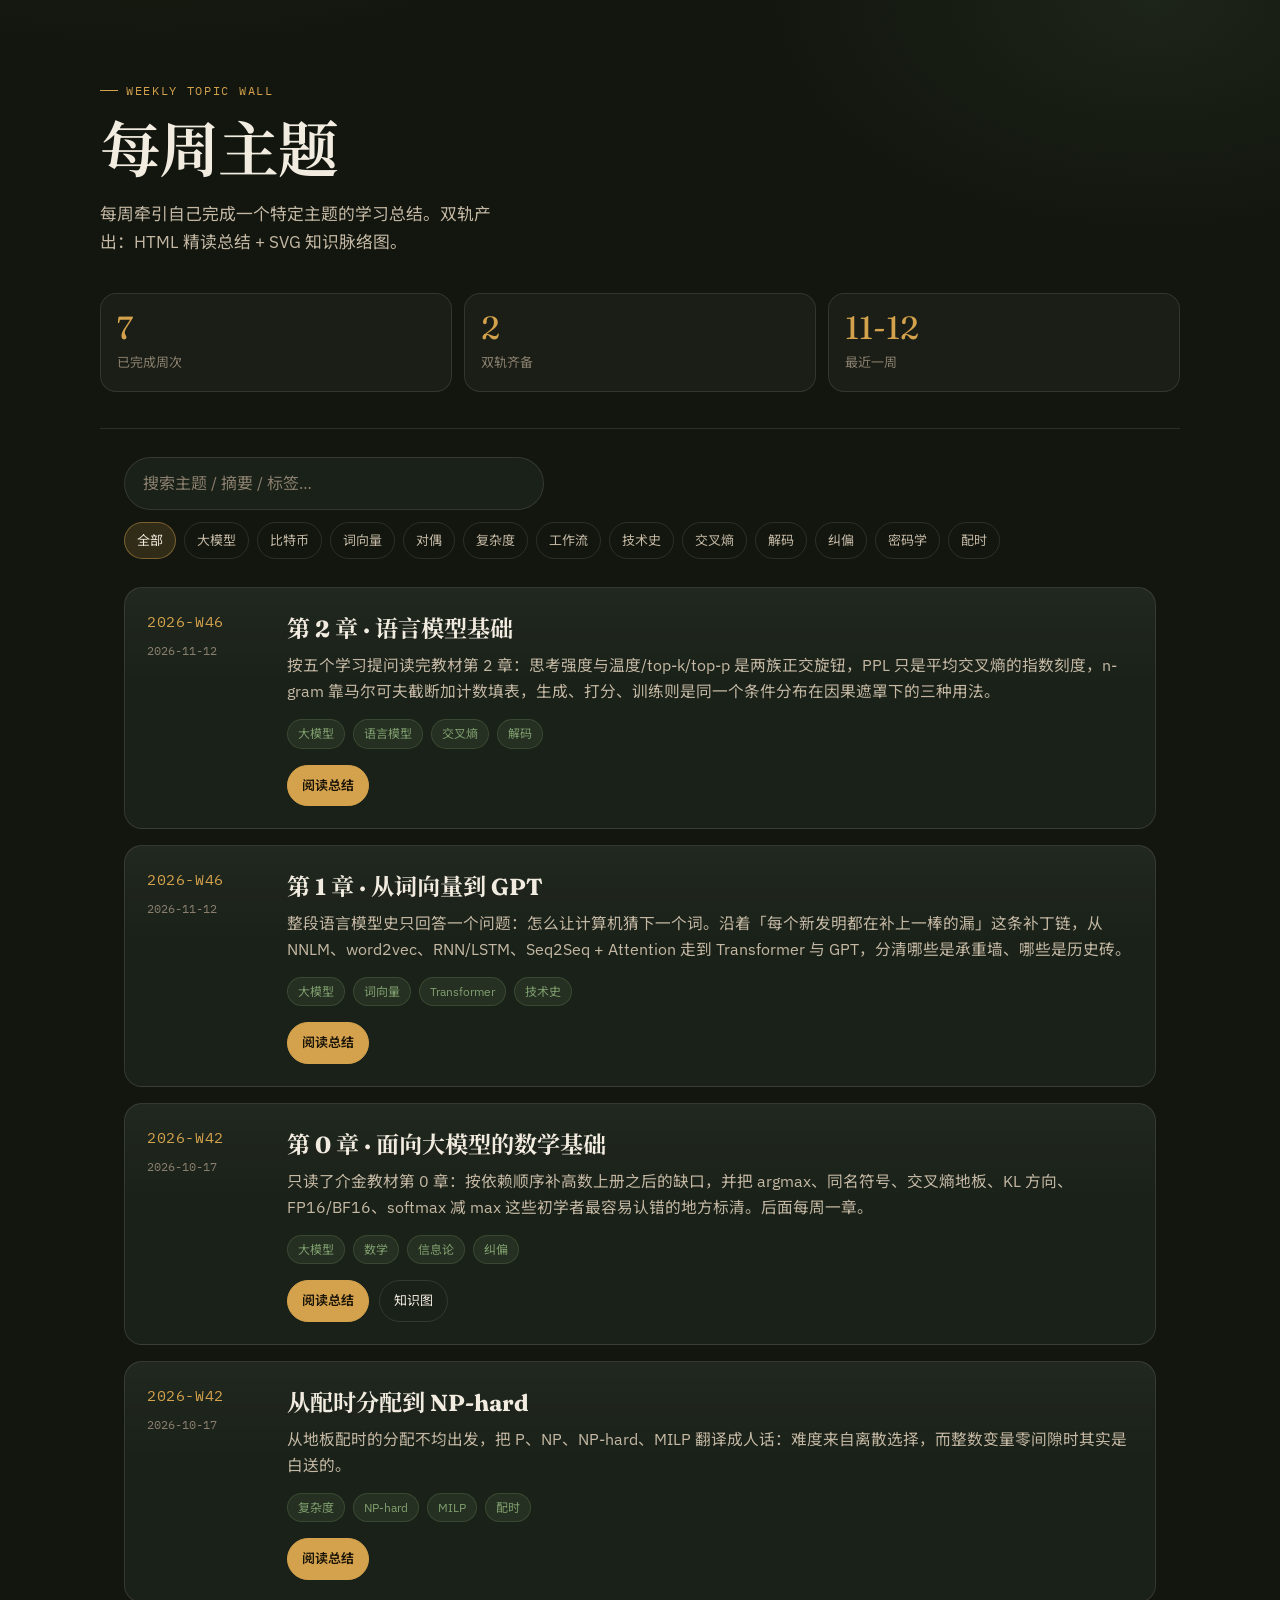
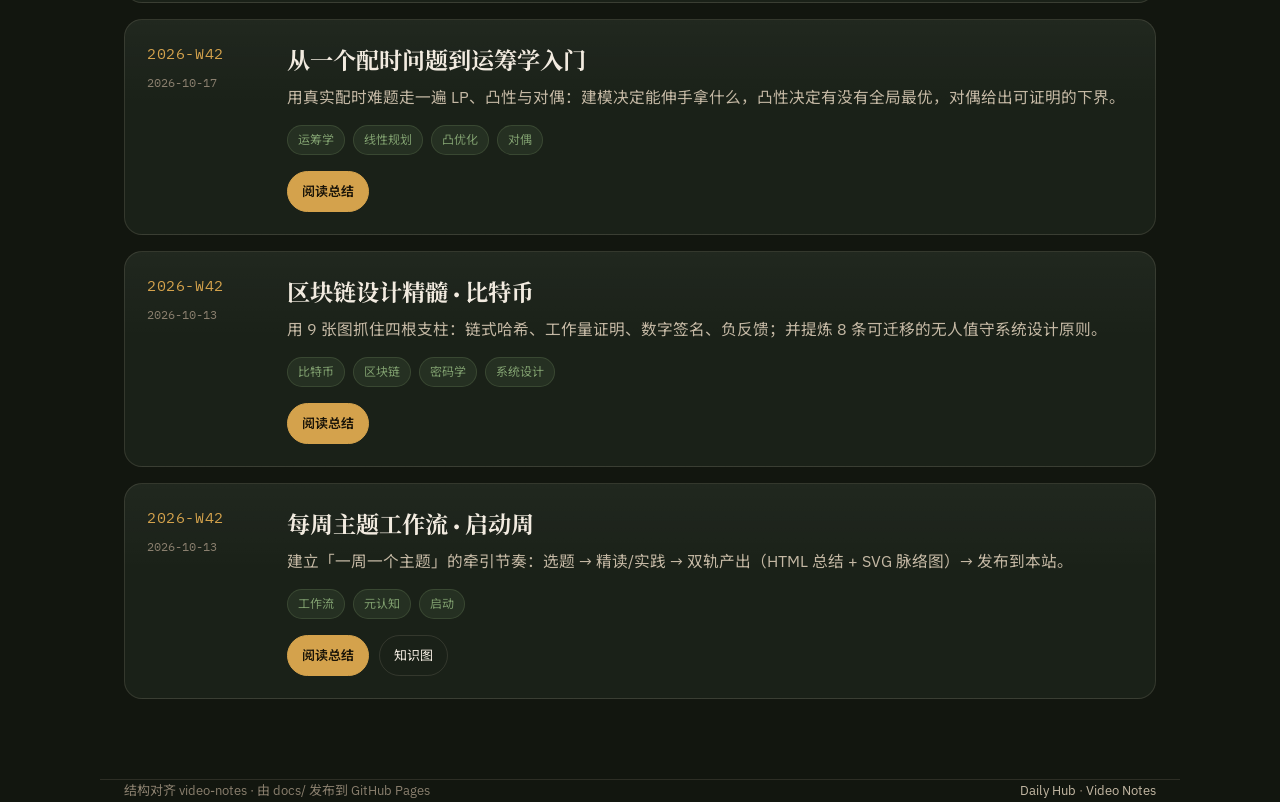
<file: docs/index.html>
<!DOCTYPE html>
<html lang="zh-CN">
<head>
  <meta charset="UTF-8" />
  <meta name="viewport" content="width=device-width, initial-scale=1" />
  <title>每周主题 · Weekly Topic</title>
  <meta name="description" content="一周一个特定主题，牵引完成学习总结。" />
  <link rel="preconnect" href="https://fonts.googleapis.com" />
  <link rel="preconnect" href="https://fonts.gstatic.com" crossorigin />
  <link href="https://fonts.googleapis.com/css2?family=Fraunces:opsz,wght@9..144,500;9..144,650&family=IBM+Plex+Mono:wght@400;500&family=IBM+Plex+Sans:wght@400;500;600&family=Noto+Sans+SC:wght@400;500;700&family=Noto+Serif+SC:wght@500;700&display=swap" rel="stylesheet" />
  <link rel="stylesheet" href="style.css" />
</head>
<body>
  <header class="hero wrap">
    <div class="hero-kicker">Weekly Topic Wall</div>
    <h1>每周主题</h1>
    <p>每周牵引自己完成一个特定主题的学习总结。双轨产出：HTML 精读总结 + SVG 知识脉络图。</p>
    <div class="stats" aria-label="统计">
      <div class="stat">
        <div class="stat-num" id="statWeeks">0</div>
        <div class="stat-label">已完成周次</div>
      </div>
      <div class="stat">
        <div class="stat-num" id="statDual">0</div>
        <div class="stat-label">双轨齐备</div>
      </div>
      <div class="stat">
        <div class="stat-num" id="statLatest">—</div>
        <div class="stat-label">最近一周</div>
      </div>
    </div>
  </header>

  <main class="wrap">
    <div class="toolbar">
      <input id="searchInput" class="search" type="search" placeholder="搜索主题 / 摘要 / 标签…" autocomplete="off" />
      <div id="tagFilters" class="tag-filters" aria-label="标签筛选"></div>
    </div>
    <section id="timeline" class="timeline" aria-live="polite"></section>
  </main>

  <footer class="wrap">
    <span>结构对齐 video-notes · 由 docs/ 发布到 GitHub Pages</span>
    <span>
      <a href="https://chenzhiheng.cn/daily-hub/">Daily Hub</a>
      ·
      <a href="https://chenzhiheng.cn/video-notes/">Video Notes</a>
    </span>
  </footer>

  <script>
    (function () {
      var allData = [];
      var activeTag = null;
      var $ = function (id) { return document.getElementById(id); };

      function escapeHtml(s) {
        return String(s == null ? '' : s)
          .replace(/&/g, '&amp;')
          .replace(/</g, '&lt;')
          .replace(/>/g, '&gt;')
          .replace(/"/g, '&quot;');
      }

      function weekLabel(item) {
        return item.week || item.date || '—';
      }

      function updateStats(items) {
        $('statWeeks').textContent = String(items.length);
        var dual = 0;
        items.forEach(function (item) {
          var o = item.outputs || {};
          if (o.html && o.svg) dual++;
        });
        $('statDual').textContent = String(dual);
        var dates = items.map(function (i) { return i.date || ''; }).filter(Boolean).sort();
        $('statLatest').textContent = dates.length ? dates[dates.length - 1].slice(5) : '—';
      }

      function collectTags(items) {
        var map = {};
        items.forEach(function (item) {
          (item.tags || []).forEach(function (t) {
            map[t] = (map[t] || 0) + 1;
          });
        });
        return Object.keys(map).sort(function (a, b) {
          return map[b] - map[a] || a.localeCompare(b, 'zh');
        });
      }

      function renderTags(items) {
        var tags = collectTags(items);
        var root = $('tagFilters');
        root.innerHTML = '';
        var allBtn = document.createElement('button');
        allBtn.type = 'button';
        allBtn.className = 'tag-chip' + (activeTag ? '' : ' active');
        allBtn.textContent = '全部';
        allBtn.addEventListener('click', function () {
          activeTag = null;
          render();
        });
        root.appendChild(allBtn);
        tags.slice(0, 12).forEach(function (tag) {
          var btn = document.createElement('button');
          btn.type = 'button';
          btn.className = 'tag-chip' + (activeTag === tag ? ' active' : '');
          btn.textContent = tag;
          btn.addEventListener('click', function () {
            activeTag = activeTag === tag ? null : tag;
            render();
          });
          root.appendChild(btn);
        });
      }

      function filtered() {
        var q = ($('searchInput').value || '').trim().toLowerCase();
        return allData.filter(function (item) {
          if (activeTag && !(item.tags || []).includes(activeTag)) return false;
          if (!q) return true;
          var hay = [item.title, item.summary, item.week, item.slug]
            .concat(item.tags || [])
            .join(' ')
            .toLowerCase();
          return hay.indexOf(q) !== -1;
        });
      }

      function renderCard(item) {
        var o = item.outputs || {};
        var tags = (item.tags || []).map(function (t) {
          return '<span>' + escapeHtml(t) + '</span>';
        }).join('');
        var links = '';
        if (o.html) {
          links += '<a class="btn primary" href="' + encodeURI(o.html) + '">阅读总结</a>';
        }
        if (o.svg) {
          links += '<a class="btn" href="' + encodeURI(o.svg) + '" target="_blank" rel="noopener">知识图</a>';
        }
        if (!links) {
          links = '<span class="btn">尚未产出</span>';
        }
        return [
          '<article class="week-card">',
          '  <div class="week-meta">',
          '    <span class="week-id">' + escapeHtml(weekLabel(item)) + '</span>',
          '    <div>' + escapeHtml(item.date || '') + '</div>',
          '  </div>',
          '  <div>',
          '    <h2 class="week-title">' + escapeHtml(item.title || item.slug || '未命名主题') + '</h2>',
          '    <p class="week-summary">' + escapeHtml(item.summary || '') + '</p>',
          tags ? '    <div class="week-tags">' + tags + '</div>' : '',
          '    <div class="week-links">' + links + '</div>',
          '  </div>',
          '</article>'
        ].join('\n');
      }

      function render() {
        var items = filtered().slice().sort(function (a, b) {
          return String(b.date || '').localeCompare(String(a.date || ''));
        });
        updateStats(allData);
        renderTags(allData);
        var root = $('timeline');
        if (!items.length) {
          root.innerHTML = '<div class="empty">还没有匹配的周主题。新增条目到 docs/index.json 即可出现在这里。</div>';
          return;
        }
        root.innerHTML = items.map(renderCard).join('');
      }

      async function loadData() {
        try {
          var resp = await fetch('index.json');
          if (!resp.ok) throw new Error('bad status');
          allData = await resp.json();
          if (!Array.isArray(allData)) allData = [];
        } catch (e) {
          allData = [];
        }
        render();
      }

      var timer = null;
      $('searchInput').addEventListener('input', function () {
        clearTimeout(timer);
        timer = setTimeout(render, 180);
      });

      loadData();
    })();
  </script>
</body>
</html>
</file>
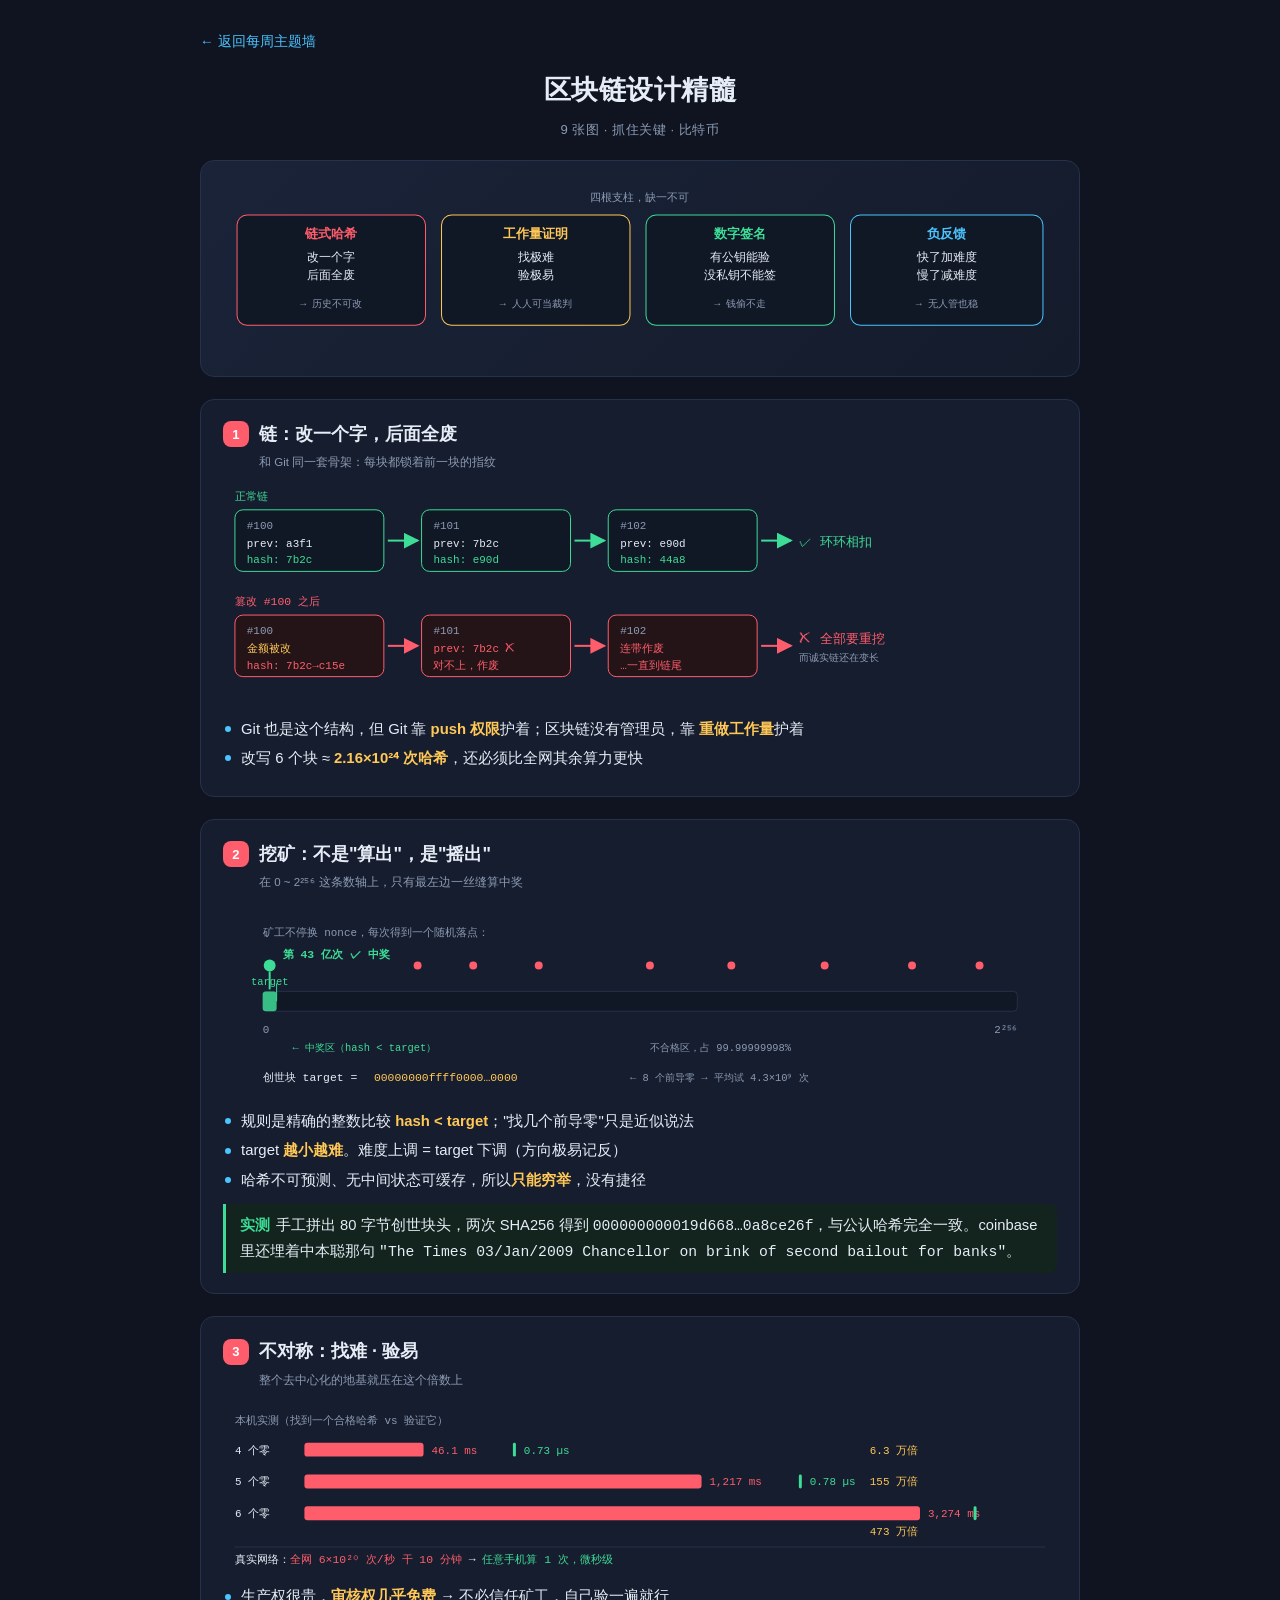
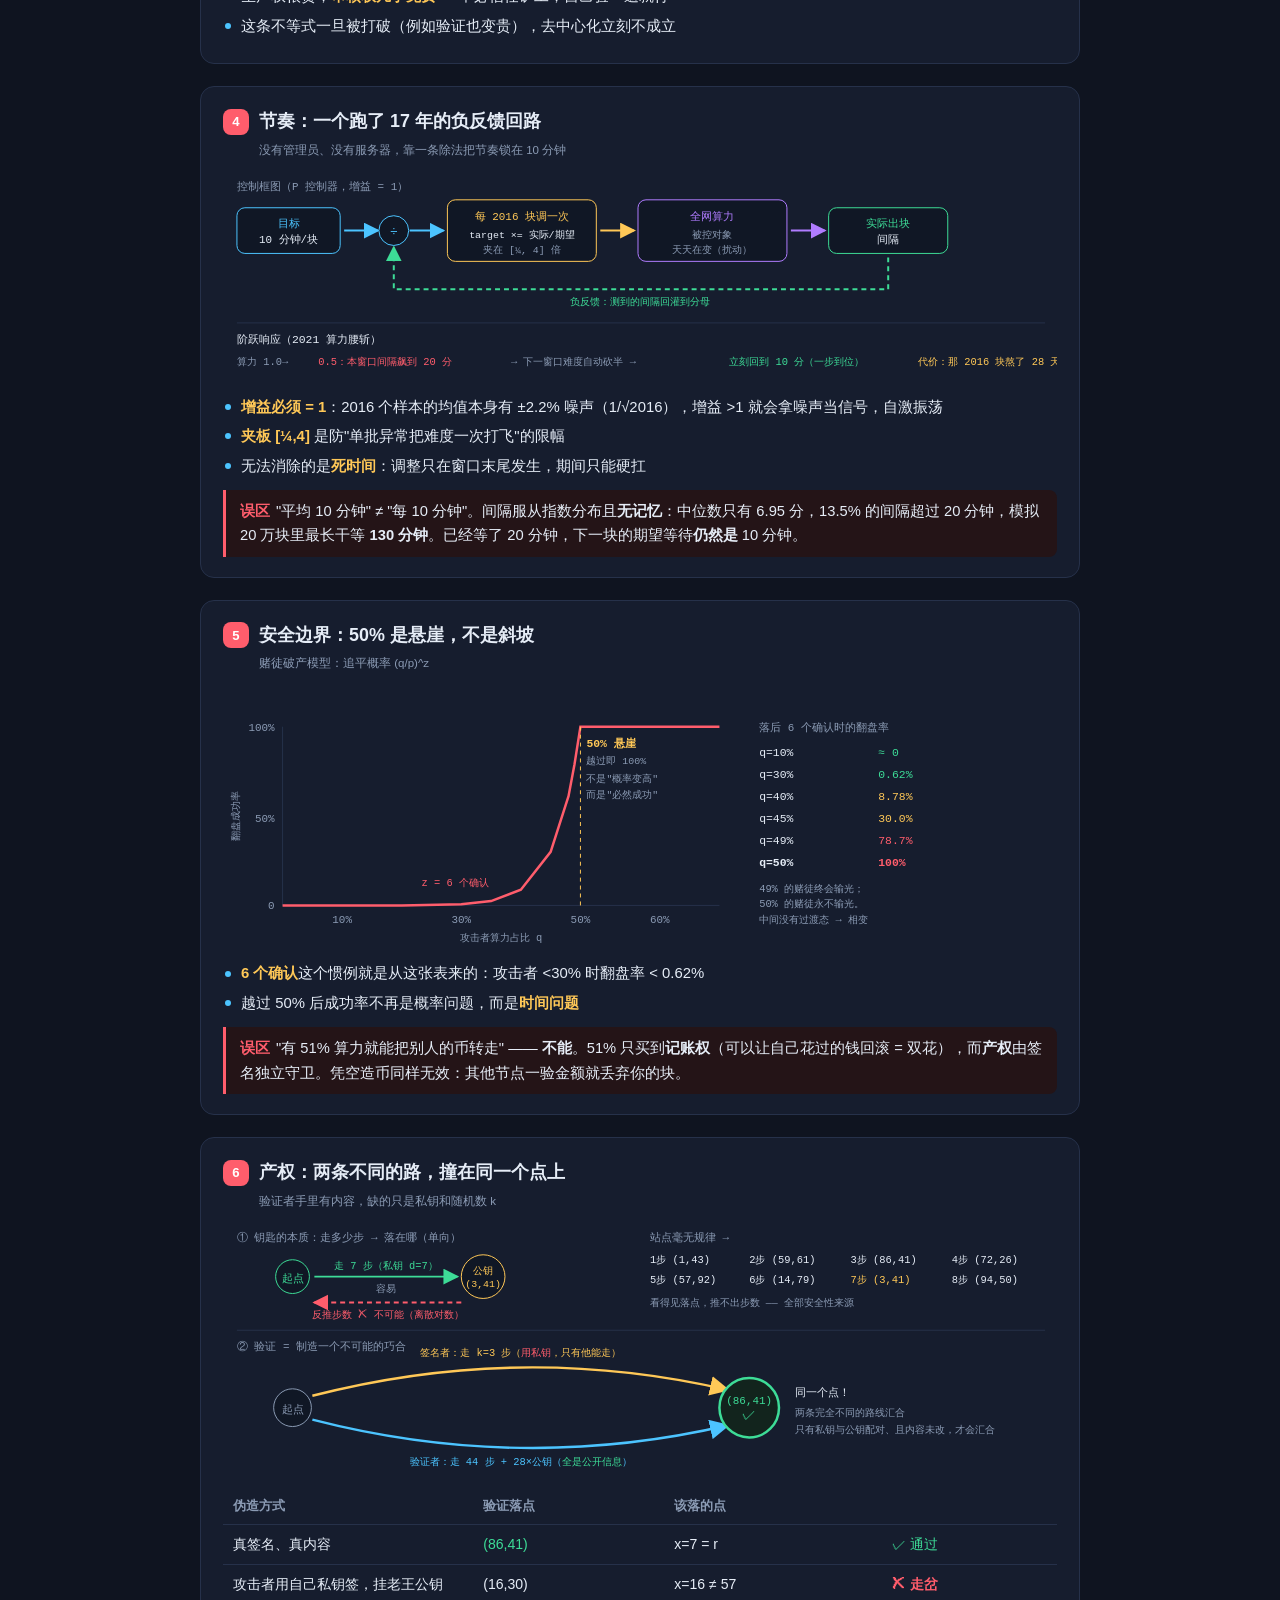
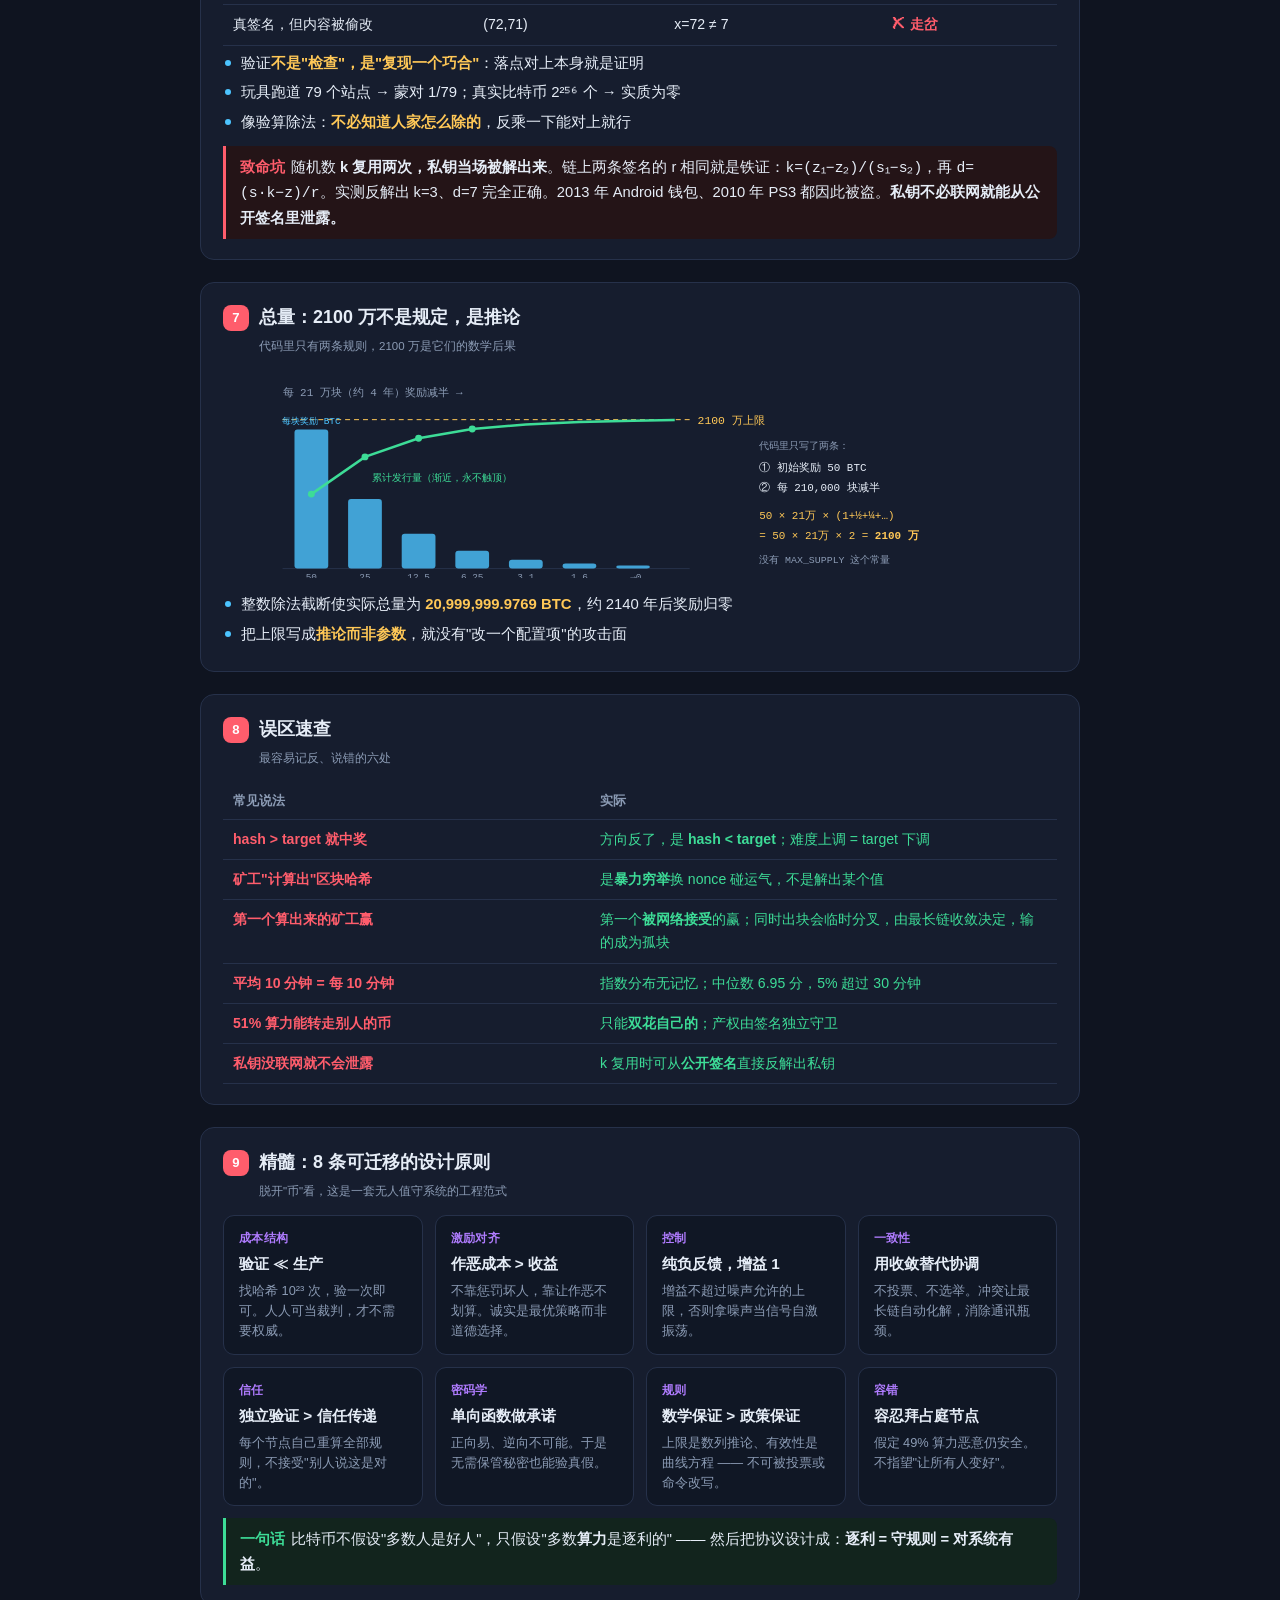
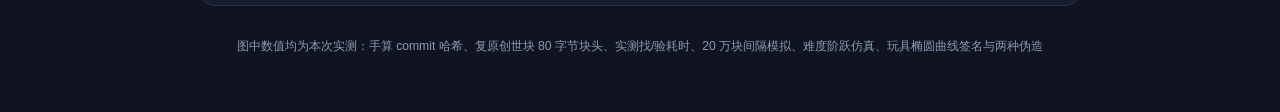
<file: docs/blockchain-design-essentials-总结.html>
<!DOCTYPE html>
<html lang="zh-CN">
<head>
<meta charset="UTF-8">
<meta name="viewport" content="width=device-width,initial-scale=1">
<title>区块链设计精髓 · 图解</title>
<style>
:root{--bg:#0f1420;--card:#161d2e;--line:#26314a;--tx:#e6edf7;--dim:#8b9bb4;
--red:#ff5d6c;--blue:#4cc4ff;--grn:#3ddc97;--yel:#ffc857;--pur:#b07cff}
*{margin:0;padding:0;box-sizing:border-box}
body{background:var(--bg);color:var(--tx);line-height:1.65;
font-family:-apple-system,"PingFang SC","Noto Sans SC",sans-serif;padding:28px 16px 60px}
.wrap{max-width:880px;margin:0 auto}
h1{font-size:1.7rem;text-align:center;letter-spacing:.02em}
h1 small{display:block;font-size:.82rem;color:var(--dim);font-weight:400;margin-top:6px}
.sec{background:var(--card);border:1px solid var(--line);border-radius:14px;
padding:20px 22px;margin:22px 0}
.sec>h2{font-size:1.12rem;display:flex;align-items:center;gap:10px;margin-bottom:4px}
.n{flex:none;width:26px;height:26px;border-radius:8px;background:var(--red);color:#fff;
font-size:.82rem;display:grid;place-items:center;font-weight:700}
.tag{font-size:.72rem;color:var(--dim);margin-bottom:14px;padding-left:36px}
svg{display:block;width:100%;height:auto;margin:6px 0 14px}
ul{list-style:none}
li{padding-left:18px;position:relative;font-size:.93rem;margin:5px 0}
li:before{content:"";position:absolute;left:2px;top:.62em;width:6px;height:6px;
border-radius:50%;background:var(--blue)}
li b{color:var(--yel)}
.pin{border-left:3px solid var(--grn);background:#12241d;padding:9px 14px;
border-radius:0 8px 8px 0;margin-top:12px;font-size:.92rem}
.pin.bad{border-color:var(--red);background:#241417}
.pin i{font-style:normal;font-weight:700;color:var(--grn);margin-right:6px}
.pin.bad i{color:var(--red)}
table{width:100%;border-collapse:collapse;font-size:.88rem}
th,td{padding:8px 10px;border-bottom:1px solid var(--line);text-align:left;vertical-align:top}
th{color:var(--dim);font-weight:600;font-size:.8rem}
td.x{color:var(--red);white-space:nowrap;font-weight:600}
td.o{color:var(--grn)}
.grid{display:grid;grid-template-columns:repeat(auto-fit,minmax(196px,1fr));gap:12px;margin-top:6px}
.c{background:#101725;border:1px solid var(--line);border-radius:11px;padding:13px 15px}
.c .k{font-size:.72rem;color:var(--pur);font-weight:700;letter-spacing:.04em}
.c .t{font-size:.96rem;font-weight:700;margin:3px 0 5px}
.c .d{font-size:.8rem;color:var(--dim);line-height:1.55}
.mono{font-family:ui-monospace,"SF Mono",Menlo,monospace}
text{font-family:ui-monospace,"SF Mono",Menlo,monospace}
.ft{text-align:center;color:var(--dim);font-size:.76rem;margin-top:30px}
.hero{background:linear-gradient(135deg,#1a2338,#141b2b);border:1px solid var(--line);
border-radius:14px;padding:18px;margin:20px 0}
.back{display:inline-block;margin-bottom:14px;font-size:.86rem;color:var(--blue);text-decoration:none}
.back:hover{text-decoration:underline}
</style>
</head>
<body><div class="wrap">

<a class="back" href="./">← 返回每周主题墙</a>
<h1>区块链设计精髓<small>9 张图 · 抓住关键 · 比特币</small></h1>

<!-- 总览 -->
<div class="hero">
<svg viewBox="0 0 840 158">
<text x="420" y="16" fill="#8b9bb4" font-size="11" text-anchor="middle">四根支柱，缺一不可</text>
<g font-size="11.5">
<rect x="18" y="30" width="188" height="110" rx="10" fill="#101725" stroke="#ff5d6c"/>
<text x="112" y="53" fill="#ff5d6c" text-anchor="middle" font-size="13" font-weight="700">链式哈希</text>
<text x="112" y="76" fill="#e6edf7" text-anchor="middle">改一个字</text>
<text x="112" y="94" fill="#e6edf7" text-anchor="middle">后面全废</text>
<text x="112" y="122" fill="#8b9bb4" text-anchor="middle" font-size="10">→ 历史不可改</text>

<rect x="222" y="30" width="188" height="110" rx="10" fill="#101725" stroke="#ffc857"/>
<text x="316" y="53" fill="#ffc857" text-anchor="middle" font-size="13" font-weight="700">工作量证明</text>
<text x="316" y="76" fill="#e6edf7" text-anchor="middle">找极难</text>
<text x="316" y="94" fill="#e6edf7" text-anchor="middle">验极易</text>
<text x="316" y="122" fill="#8b9bb4" text-anchor="middle" font-size="10">→ 人人可当裁判</text>

<rect x="426" y="30" width="188" height="110" rx="10" fill="#101725" stroke="#3ddc97"/>
<text x="520" y="53" fill="#3ddc97" text-anchor="middle" font-size="13" font-weight="700">数字签名</text>
<text x="520" y="76" fill="#e6edf7" text-anchor="middle">有公钥能验</text>
<text x="520" y="94" fill="#e6edf7" text-anchor="middle">没私钥不能签</text>
<text x="520" y="122" fill="#8b9bb4" text-anchor="middle" font-size="10">→ 钱偷不走</text>

<rect x="630" y="30" width="192" height="110" rx="10" fill="#101725" stroke="#4cc4ff"/>
<text x="726" y="53" fill="#4cc4ff" text-anchor="middle" font-size="13" font-weight="700">负反馈</text>
<text x="726" y="76" fill="#e6edf7" text-anchor="middle">快了加难度</text>
<text x="726" y="94" fill="#e6edf7" text-anchor="middle">慢了减难度</text>
<text x="726" y="122" fill="#8b9bb4" text-anchor="middle" font-size="10">→ 无人管也稳</text>
</g>
</svg>
</div>

<!-- 1 链 -->
<div class="sec">
<h2><span class="n">1</span>链：改一个字，后面全废</h2>
<div class="tag">和 Git 同一套骨架：每块都锁着前一块的指纹</div>
<svg viewBox="0 0 840 218">
<g font-size="11">
<text x="12" y="14" fill="#3ddc97" font-size="11.5">正常链</text>
<g>
<rect x="12" y="24" width="150" height="62" rx="8" fill="#101725" stroke="#3ddc97"/>
<text x="24" y="43" fill="#8b9bb4">#100</text>
<text x="24" y="61" fill="#e6edf7">prev: a3f1</text>
<text x="24" y="78" fill="#3ddc97">hash: 7b2c</text>
</g>
<path d="M166 55 H196" stroke="#3ddc97" stroke-width="2" marker-end="url(#g)"/>
<g>
<rect x="200" y="24" width="150" height="62" rx="8" fill="#101725" stroke="#3ddc97"/>
<text x="212" y="43" fill="#8b9bb4">#101</text>
<text x="212" y="61" fill="#e6edf7">prev: 7b2c</text>
<text x="212" y="78" fill="#3ddc97">hash: e90d</text>
</g>
<path d="M354 55 H384" stroke="#3ddc97" stroke-width="2" marker-end="url(#g)"/>
<g>
<rect x="388" y="24" width="150" height="62" rx="8" fill="#101725" stroke="#3ddc97"/>
<text x="400" y="43" fill="#8b9bb4">#102</text>
<text x="400" y="61" fill="#e6edf7">prev: e90d</text>
<text x="400" y="78" fill="#3ddc97">hash: 44a8</text>
</g>
<path d="M542 55 H572" stroke="#3ddc97" stroke-width="2" marker-end="url(#g)"/>
<text x="580" y="60" fill="#3ddc97" font-size="13">✓ 环环相扣</text>

<text x="12" y="120" fill="#ff5d6c" font-size="11.5">篡改 #100 之后</text>
<g>
<rect x="12" y="130" width="150" height="62" rx="8" fill="#241417" stroke="#ff5d6c"/>
<text x="24" y="149" fill="#8b9bb4">#100</text>
<text x="24" y="167" fill="#ffc857">金额被改</text>
<text x="24" y="184" fill="#ff5d6c">hash: 7b2c→c15e</text>
</g>
<path d="M166 161 H196" stroke="#ff5d6c" stroke-width="2" marker-end="url(#r)"/>
<g>
<rect x="200" y="130" width="150" height="62" rx="8" fill="#241417" stroke="#ff5d6c"/>
<text x="212" y="149" fill="#8b9bb4">#101</text>
<text x="212" y="167" fill="#ff5d6c">prev: 7b2c ✗</text>
<text x="212" y="184" fill="#ff5d6c">对不上，作废</text>
</g>
<path d="M354 161 H384" stroke="#ff5d6c" stroke-width="2" marker-end="url(#r)"/>
<g>
<rect x="388" y="130" width="150" height="62" rx="8" fill="#241417" stroke="#ff5d6c"/>
<text x="400" y="149" fill="#8b9bb4">#102</text>
<text x="400" y="167" fill="#ff5d6c">连带作废</text>
<text x="400" y="184" fill="#ff5d6c">…一直到链尾</text>
</g>
<path d="M542 161 H572" stroke="#ff5d6c" stroke-width="2" marker-end="url(#r)"/>
<text x="580" y="158" fill="#ff5d6c" font-size="13">✗ 全部要重挖</text>
<text x="580" y="176" fill="#8b9bb4" font-size="10">而诚实链还在变长</text>
</g>
<defs>
<marker id="g" markerWidth="8" markerHeight="8" refX="7" refY="4" orient="auto"><path d="M0 0 L8 4 L0 8z" fill="#3ddc97"/></marker>
<marker id="r" markerWidth="8" markerHeight="8" refX="7" refY="4" orient="auto"><path d="M0 0 L8 4 L0 8z" fill="#ff5d6c"/></marker>
</defs>
</svg>
<ul>
<li>Git 也是这个结构，但 Git 靠 <b>push 权限</b>护着；区块链没有管理员，靠 <b>重做工作量</b>护着</li>
<li>改写 6 个块 ≈ <b>2.16×10²⁴ 次哈希</b>，还必须比全网其余算力更快</li>
</ul>
</div>

<!-- 2 挖矿 -->
<div class="sec">
<h2><span class="n">2</span>挖矿：不是"算出"，是"摇出"</h2>
<div class="tag">在 0 ~ 2²⁵⁶ 这条数轴上，只有最左边一丝缝算中奖</div>
<svg viewBox="0 0 840 190">
<g font-size="11">
<rect x="40" y="86" width="760" height="20" rx="4" fill="#101725" stroke="#26314a"/>
<rect x="40" y="86" width="14" height="20" rx="3" fill="#3ddc97" opacity=".85"/>
<text x="40" y="128" fill="#8b9bb4">0</text>
<text x="47" y="80" fill="#3ddc97" font-size="10.5" text-anchor="middle">target</text>
<path d="M54 96 L54 78" stroke="#3ddc97"/>
<text x="800" y="128" fill="#8b9bb4" text-anchor="end">2²⁵⁶</text>
<text x="70" y="146" fill="#3ddc97" font-size="10.5">← 中奖区（hash &lt; target）</text>
<text x="430" y="146" fill="#8b9bb4" font-size="10.5">不合格区，占 99.99999998%</text>

<text x="40" y="30" fill="#8b9bb4">矿工不停换 nonce，每次得到一个随机落点：</text>
<circle cx="318" cy="60" r="4" fill="#ff5d6c"/><circle cx="512" cy="60" r="4" fill="#ff5d6c"/>
<circle cx="196" cy="60" r="4" fill="#ff5d6c"/><circle cx="694" cy="60" r="4" fill="#ff5d6c"/>
<circle cx="430" cy="60" r="4" fill="#ff5d6c"/><circle cx="606" cy="60" r="4" fill="#ff5d6c"/>
<circle cx="252" cy="60" r="4" fill="#ff5d6c"/><circle cx="762" cy="60" r="4" fill="#ff5d6c"/>
<circle cx="47" cy="60" r="6" fill="#3ddc97"/>
<path d="M47 66 L47 84" stroke="#3ddc97" stroke-width="2"/>
<text x="60" y="52" fill="#3ddc97" font-size="11.5" font-weight="700">第 43 亿次 ✓ 中奖</text>

<text x="40" y="176" fill="#e6edf7" font-size="11.5">创世块 target = </text>
<text x="152" y="176" fill="#ffc857" font-size="11.5">00000000ffff0000…0000</text>
<text x="410" y="176" fill="#8b9bb4" font-size="10.5">← 8 个前导零 → 平均试 4.3×10⁹ 次</text>
</g>
</svg>
<ul>
<li>规则是精确的整数比较 <b>hash &lt; target</b>；"找几个前导零"只是近似说法</li>
<li>target <b>越小越难</b>。难度上调 = target 下调（方向极易记反）</li>
<li>哈希不可预测、无中间状态可缓存，所以<b>只能穷举</b>，没有捷径</li>
</ul>
<div class="pin"><i>实测</i>手工拼出 80 字节创世块头，两次 SHA256 得到 <span class="mono">000000000019d668…0a8ce26f</span>，与公认哈希完全一致。coinbase 里还埋着中本聪那句 <span class="mono">"The Times 03/Jan/2009 Chancellor on brink of second bailout for banks"</span>。</div>
</div>

<!-- 3 不对称 -->
<div class="sec">
<h2><span class="n">3</span>不对称：找难 · 验易</h2>
<div class="tag">整个去中心化的地基就压在这个倍数上</div>
<svg viewBox="0 0 840 168">
<g font-size="11">
<text x="12" y="20" fill="#8b9bb4">本机实测（找到一个合格哈希 vs 验证它）</text>

<text x="12" y="50" fill="#e6edf7">4 个零</text>
<rect x="82" y="39" width="120" height="14" rx="3" fill="#ff5d6c"/>
<text x="210" y="50" fill="#ff5d6c">46.1 ms</text>
<rect x="292" y="39" width="3" height="14" rx="1.5" fill="#3ddc97"/>
<text x="303" y="50" fill="#3ddc97">0.73 µs</text>
<text x="700" y="50" fill="#ffc857" text-anchor="end">6.3 万倍</text>

<text x="12" y="82" fill="#e6edf7">5 个零</text>
<rect x="82" y="71" width="400" height="14" rx="3" fill="#ff5d6c"/>
<text x="490" y="82" fill="#ff5d6c">1,217 ms</text>
<rect x="580" y="71" width="3" height="14" rx="1.5" fill="#3ddc97"/>
<text x="591" y="82" fill="#3ddc97">0.78 µs</text>
<text x="700" y="82" fill="#ffc857" text-anchor="end">155 万倍</text>

<text x="12" y="114" fill="#e6edf7">6 个零</text>
<rect x="82" y="103" width="620" height="14" rx="3" fill="#ff5d6c"/>
<text x="710" y="114" fill="#ff5d6c">3,274 ms</text>
<rect x="756" y="103" width="3" height="14" rx="1.5" fill="#3ddc97"/>
<text x="700" y="132" fill="#ffc857" text-anchor="end">473 万倍</text>

<line x1="12" y1="144" x2="828" y2="144" stroke="#26314a"/>
<text x="12" y="160" fill="#e6edf7" font-size="11.5">真实网络：<tspan fill="#ff5d6c">全网 6×10²⁰ 次/秒 干 10 分钟</tspan>  →  <tspan fill="#3ddc97">任意手机算 1 次，微秒级</tspan></text>
</g>
</svg>
<ul>
<li>生产权很贵，<b>审核权几乎免费</b> → 不必信任矿工，自己验一遍就行</li>
<li>这条不等式一旦被打破（例如验证也变贵），去中心化立刻不成立</li>
</ul>
</div>

<!-- 4 节奏 -->
<div class="sec">
<h2><span class="n">4</span>节奏：一个跑了 17 年的负反馈回路</h2>
<div class="tag">没有管理员、没有服务器，靠一条除法把节奏锁在 10 分钟</div>
<svg viewBox="0 0 840 208">
<g font-size="11">
<text x="14" y="16" fill="#8b9bb4">控制框图（P 控制器，增益 = 1）</text>
<rect x="14" y="34" width="104" height="46" rx="8" fill="#101725" stroke="#4cc4ff"/>
<text x="66" y="53" fill="#4cc4ff" text-anchor="middle">目标</text>
<text x="66" y="70" fill="#e6edf7" text-anchor="middle">10 分钟/块</text>
<path d="M122 57 H156" stroke="#4cc4ff" stroke-width="2" marker-end="url(#b)"/>
<circle cx="172" cy="57" r="15" fill="#101725" stroke="#4cc4ff"/>
<text x="172" y="62" fill="#4cc4ff" text-anchor="middle" font-size="13">÷</text>
<path d="M188 57 H222" stroke="#4cc4ff" stroke-width="2" marker-end="url(#b)"/>
<rect x="226" y="26" width="150" height="62" rx="8" fill="#101725" stroke="#ffc857"/>
<text x="301" y="46" fill="#ffc857" text-anchor="middle">每 2016 块调一次</text>
<text x="301" y="64" fill="#e6edf7" text-anchor="middle" font-size="10">target ×= 实际/期望</text>
<text x="301" y="80" fill="#8b9bb4" text-anchor="middle" font-size="10">夹在 [¼, 4] 倍</text>
<path d="M380 57 H414" stroke="#ffc857" stroke-width="2" marker-end="url(#y)"/>
<rect x="418" y="26" width="150" height="62" rx="8" fill="#101725" stroke="#b07cff"/>
<text x="493" y="46" fill="#b07cff" text-anchor="middle">全网算力</text>
<text x="493" y="64" fill="#8b9bb4" text-anchor="middle" font-size="10">被控对象</text>
<text x="493" y="80" fill="#8b9bb4" text-anchor="middle" font-size="10">天天在变（扰动）</text>
<path d="M572 57 H606" stroke="#b07cff" stroke-width="2" marker-end="url(#p)"/>
<rect x="610" y="34" width="120" height="46" rx="8" fill="#101725" stroke="#3ddc97"/>
<text x="670" y="53" fill="#3ddc97" text-anchor="middle">实际出块</text>
<text x="670" y="70" fill="#e6edf7" text-anchor="middle">间隔</text>
<path d="M670 84 V116 H172 V74" stroke="#3ddc97" stroke-width="2" fill="none" marker-end="url(#g2)" stroke-dasharray="5 4"/>
<text x="420" y="132" fill="#3ddc97" text-anchor="middle" font-size="10.5">负反馈：测到的间隔回灌到分母</text>

<line x1="14" y1="150" x2="828" y2="150" stroke="#26314a"/>
<text x="14" y="170" fill="#e6edf7" font-size="11.5">阶跃响应（2021 算力腰斩）</text>
<text x="14" y="192" fill="#8b9bb4" font-size="10.5">算力 1.0→</text>
<text x="96" y="192" fill="#ff5d6c" font-size="10.5">0.5：本窗口间隔飙到 20 分</text>
<text x="290" y="192" fill="#8b9bb4" font-size="10.5">→ 下一窗口难度自动砍半 →</text>
<text x="510" y="192" fill="#3ddc97" font-size="10.5">立刻回到 10 分（一步到位）</text>
<text x="700" y="192" fill="#ffc857" font-size="10.5">代价：那 2016 块熬了 28 天</text>
</g>
<defs>
<marker id="b" markerWidth="8" markerHeight="8" refX="7" refY="4" orient="auto"><path d="M0 0 L8 4 L0 8z" fill="#4cc4ff"/></marker>
<marker id="y" markerWidth="8" markerHeight="8" refX="7" refY="4" orient="auto"><path d="M0 0 L8 4 L0 8z" fill="#ffc857"/></marker>
<marker id="p" markerWidth="8" markerHeight="8" refX="7" refY="4" orient="auto"><path d="M0 0 L8 4 L0 8z" fill="#b07cff"/></marker>
<marker id="g2" markerWidth="8" markerHeight="8" refX="7" refY="4" orient="auto"><path d="M0 0 L8 4 L0 8z" fill="#3ddc97"/></marker>
</defs>
</svg>
<ul>
<li><b>增益必须 = 1</b>：2016 个样本的均值本身有 ±2.2% 噪声（1/√2016），增益 &gt;1 就会拿噪声当信号，自激振荡</li>
<li><b>夹板 [¼,4]</b> 是防"单批异常把难度一次打飞"的限幅</li>
<li>无法消除的是<b>死时间</b>：调整只在窗口末尾发生，期间只能硬扛</li>
</ul>
<div class="pin bad"><i>误区</i>"平均 10 分钟" ≠ "每 10 分钟"。间隔服从指数分布且<b>无记忆</b>：中位数只有 6.95 分，13.5% 的间隔超过 20 分钟，模拟 20 万块里最长干等 <b>130 分钟</b>。已经等了 20 分钟，下一块的期望等待<b>仍然是</b> 10 分钟。</div>
</div>

<!-- 5 51% -->
<div class="sec">
<h2><span class="n">5</span>安全边界：50% 是悬崖，不是斜坡</h2>
<div class="tag">赌徒破产模型：追平概率 (q/p)^z</div>
<svg viewBox="0 0 840 262">
<g font-size="11">
<line x1="60" y1="40" x2="60" y2="220" stroke="#26314a"/>
<line x1="60" y1="220" x2="500" y2="220" stroke="#26314a"/>
<text x="52" y="44" fill="#8b9bb4" text-anchor="end">100%</text>
<text x="52" y="136" fill="#8b9bb4" text-anchor="end">50%</text>
<text x="52" y="224" fill="#8b9bb4" text-anchor="end">0</text>
<text x="120" y="238" fill="#8b9bb4" text-anchor="middle">10%</text>
<text x="240" y="238" fill="#8b9bb4" text-anchor="middle">30%</text>
<text x="360" y="238" fill="#8b9bb4" text-anchor="middle">50%</text>
<text x="440" y="238" fill="#8b9bb4" text-anchor="middle">60%</text>
<text x="280" y="256" fill="#8b9bb4" text-anchor="middle" font-size="10.5">攻击者算力占比 q</text>
<text x="16" y="130" fill="#8b9bb4" font-size="10.5" transform="rotate(-90 16 130)" text-anchor="middle">翻盘成功率</text>

<path d="M60 220 L120 220 L180 220 L240 218.9 L270 215.6 L300 204.2 L330 166 L348 110 L354 78 L360 40 L500 40"
fill="none" stroke="#ff5d6c" stroke-width="2.5"/>
<line x1="360" y1="40" x2="360" y2="220" stroke="#ffc857" stroke-dasharray="4 4"/>
<text x="366" y="60" fill="#ffc857" font-size="11.5" font-weight="700">50% 悬崖</text>
<text x="366" y="78" fill="#8b9bb4" font-size="10">越过即 100%</text>
<text x="366" y="96" fill="#8b9bb4" font-size="10">不是"概率变高"</text>
<text x="366" y="112" fill="#8b9bb4" font-size="10">而是"必然成功"</text>
<text x="200" y="200" fill="#ff5d6c" font-size="10.5">z = 6 个确认</text>

<text x="540" y="44" fill="#8b9bb4">落后 6 个确认时的翻盘率</text>
<g font-size="11.5">
<text x="540" y="70" fill="#e6edf7">q=10%</text><text x="660" y="70" fill="#3ddc97">≈ 0</text>
<text x="540" y="92" fill="#e6edf7">q=30%</text><text x="660" y="92" fill="#3ddc97">0.62%</text>
<text x="540" y="114" fill="#e6edf7">q=40%</text><text x="660" y="114" fill="#ffc857">8.78%</text>
<text x="540" y="136" fill="#e6edf7">q=45%</text><text x="660" y="136" fill="#ffc857">30.0%</text>
<text x="540" y="158" fill="#e6edf7">q=49%</text><text x="660" y="158" fill="#ff5d6c">78.7%</text>
<text x="540" y="180" fill="#e6edf7" font-weight="700">q=50%</text><text x="660" y="180" fill="#ff5d6c" font-weight="700">100%</text>
</g>
<text x="540" y="206" fill="#8b9bb4" font-size="10.5">49% 的赌徒终会输光；</text>
<text x="540" y="222" fill="#8b9bb4" font-size="10.5">50% 的赌徒永不输光。</text>
<text x="540" y="238" fill="#8b9bb4" font-size="10.5">中间没有过渡态 → 相变</text>
</g>
</svg>
<ul>
<li><b>6 个确认</b>这个惯例就是从这张表来的：攻击者 &lt;30% 时翻盘率 &lt; 0.62%</li>
<li>越过 50% 后成功率不再是概率问题，而是<b>时间问题</b></li>
</ul>
<div class="pin bad"><i>误区</i>"有 51% 算力就能把别人的币转走" —— <b>不能</b>。51% 只买到<b>记账权</b>（可以让自己花过的钱回滚 = 双花），而<b>产权</b>由签名独立守卫。凭空造币同样无效：其他节点一验金额就丢弃你的块。</div>
</div>

<!-- 6 签名 -->
<div class="sec">
<h2><span class="n">6</span>产权：两条不同的路，撞在同一个点上</h2>
<div class="tag">验证者手里有内容，缺的只是私钥和随机数 k</div>
<svg viewBox="0 0 840 250">
<g font-size="11">
<text x="14" y="16" fill="#8b9bb4">① 钥匙的本质：走多少步 → 落在哪（单向）</text>
<circle cx="70" cy="52" r="17" fill="#101725" stroke="#3ddc97"/>
<text x="70" y="57" fill="#3ddc97" text-anchor="middle">起点</text>
<path d="M92 52 H236" stroke="#3ddc97" stroke-width="2" marker-end="url(#g3)"/>
<text x="164" y="44" fill="#3ddc97" text-anchor="middle" font-size="10.5">走 7 步（私钥 d=7）</text>
<text x="164" y="68" fill="#8b9bb4" text-anchor="middle" font-size="10">容易</text>
<circle cx="262" cy="52" r="22" fill="#101725" stroke="#ffc857"/>
<text x="262" y="49" fill="#ffc857" text-anchor="middle" font-size="10">公钥</text>
<text x="262" y="62" fill="#ffc857" text-anchor="middle" font-size="10">(3,41)</text>
<path d="M240 78 H92" stroke="#ff5d6c" stroke-width="2" stroke-dasharray="5 4" marker-end="url(#r3)"/>
<text x="166" y="94" fill="#ff5d6c" text-anchor="middle" font-size="10.5">反推步数 ✗ 不可能（离散对数）</text>

<text x="430" y="16" fill="#8b9bb4">站点毫无规律 →</text>
<g font-size="10.5" fill="#e6edf7">
<text x="430" y="38">1步 (1,43)</text><text x="530" y="38">2步 (59,61)</text><text x="632" y="38">3步 (86,41)</text><text x="734" y="38">4步 (72,26)</text>
<text x="430" y="58">5步 (57,92)</text><text x="530" y="58">6步 (14,79)</text>
<text x="632" y="58" fill="#ffc857">7步 (3,41)</text><text x="734" y="58">8步 (94,50)</text>
</g>
<text x="430" y="82" fill="#8b9bb4" font-size="10">看得见落点，推不出步数 —— 全部安全性来源</text>

<line x1="14" y1="106" x2="828" y2="106" stroke="#26314a"/>
<text x="14" y="126" fill="#8b9bb4">② 验证 = 制造一个不可能的巧合</text>

<circle cx="70" cy="184" r="19" fill="#101725" stroke="#8b9bb4"/>
<text x="70" y="189" fill="#8b9bb4" text-anchor="middle">起点</text>
<path d="M90 172 Q300 118 508 166" fill="none" stroke="#ffc857" stroke-width="2.5" marker-end="url(#y3)"/>
<text x="300" y="132" fill="#ffc857" text-anchor="middle" font-size="10.5">签名者：走 k=3 步（<tspan fill="#ff5d6c">用私钥</tspan>，只有他能走）</text>
<path d="M90 196 Q300 250 508 202" fill="none" stroke="#4cc4ff" stroke-width="2.5" marker-end="url(#b3)"/>
<text x="300" y="242" fill="#4cc4ff" text-anchor="middle" font-size="10.5">验证者：走 44 步 + 28×公钥（<tspan fill="#3ddc97">全是公开信息</tspan>）</text>
<circle cx="530" cy="184" r="30" fill="#12241d" stroke="#3ddc97" stroke-width="2.5"/>
<text x="530" y="180" fill="#3ddc97" text-anchor="middle" font-size="11">(86,41)</text>
<text x="530" y="195" fill="#3ddc97" text-anchor="middle" font-size="14">✓</text>
<text x="576" y="172" fill="#e6edf7" font-size="11.5">同一个点！</text>
<text x="576" y="192" fill="#8b9bb4" font-size="10.5">两条完全不同的路线汇合</text>
<text x="576" y="210" fill="#8b9bb4" font-size="10.5">只有私钥与公钥配对、且内容未改，才会汇合</text>
</g>
<defs>
<marker id="g3" markerWidth="8" markerHeight="8" refX="7" refY="4" orient="auto"><path d="M0 0 L8 4 L0 8z" fill="#3ddc97"/></marker>
<marker id="r3" markerWidth="8" markerHeight="8" refX="7" refY="4" orient="auto"><path d="M0 0 L8 4 L0 8z" fill="#ff5d6c"/></marker>
<marker id="y3" markerWidth="8" markerHeight="8" refX="7" refY="4" orient="auto"><path d="M0 0 L8 4 L0 8z" fill="#ffc857"/></marker>
<marker id="b3" markerWidth="8" markerHeight="8" refX="7" refY="4" orient="auto"><path d="M0 0 L8 4 L0 8z" fill="#4cc4ff"/></marker>
</defs>
</svg>
<table>
<tr><th style="width:30%">伪造方式</th><th>验证落点</th><th>该落的点</th><th></th></tr>
<tr><td>真签名、真内容</td><td class="o">(86,41)</td><td>x=7 = r</td><td class="o">✓ 通过</td></tr>
<tr><td>攻击者用自己私钥签，挂老王公钥</td><td>(16,30)</td><td>x=16 ≠ 57</td><td class="x">✗ 走岔</td></tr>
<tr><td>真签名，但内容被偷改</td><td>(72,71)</td><td>x=72 ≠ 7</td><td class="x">✗ 走岔</td></tr>
</table>
<ul>
<li>验证<b>不是"检查"，是"复现一个巧合"</b>：落点对上本身就是证明</li>
<li>玩具跑道 79 个站点 → 蒙对 1/79；真实比特币 2²⁵⁶ 个 → 实质为零</li>
<li>像验算除法：<b>不必知道人家怎么除的</b>，反乘一下能对上就行</li>
</ul>
<div class="pin bad"><i>致命坑</i>随机数 <b>k 复用两次，私钥当场被解出来</b>。链上两条签名的 r 相同就是铁证：<span class="mono">k=(z₁−z₂)/(s₁−s₂)</span>，再 <span class="mono">d=(s·k−z)/r</span>。实测反解出 k=3、d=7 完全正确。2013 年 Android 钱包、2010 年 PS3 都因此被盗。<b>私钥不必联网就能从公开签名里泄露。</b></div>
</div>

<!-- 7 总量 -->
<div class="sec">
<h2><span class="n">7</span>总量：2100 万不是规定，是推论</h2>
<div class="tag">代码里只有两条规则，2100 万是它们的数学后果</div>
<svg viewBox="0 0 840 210">
<g font-size="11">
<line x1="60" y1="200" x2="470" y2="200" stroke="#26314a"/>
<line x1="60" y1="50" x2="470" y2="50" stroke="#ffc857" stroke-dasharray="5 4"/>
<text x="478" y="54" fill="#ffc857" font-size="11.5">2100 万上限</text>
<g fill="#4cc4ff" opacity=".8">
<rect x="72" y="60" width="34" height="140" rx="3"/>
<rect x="126" y="130" width="34" height="70" rx="3"/>
<rect x="180" y="165" width="34" height="35" rx="3"/>
<rect x="234" y="182" width="34" height="18" rx="3"/>
<rect x="288" y="191" width="34" height="9" rx="3"/>
<rect x="342" y="195" width="34" height="5" rx="3"/>
<rect x="396" y="197" width="34" height="3" rx="3"/>
</g>
<g font-size="9.5" fill="#8b9bb4" text-anchor="middle">
<text x="89" y="212">50</text><text x="143" y="212">25</text><text x="197" y="212">12.5</text>
<text x="251" y="212">6.25</text><text x="305" y="212">3.1</text><text x="359" y="212">1.6</text><text x="413" y="212">…→0</text>
</g>
<text x="89" y="54" fill="#4cc4ff" font-size="9.5" text-anchor="middle">每块奖励 BTC</text>
<path d="M89 125 L143 87.5 L197 68.8 L251 59.4 L305 54.8 L359 52.4 L413 51.2 L455 50.4"
fill="none" stroke="#3ddc97" stroke-width="2.5"/>
<circle cx="89" cy="125" r="3.5" fill="#3ddc97"/><circle cx="143" cy="87.5" r="3.5" fill="#3ddc97"/>
<circle cx="197" cy="68.8" r="3.5" fill="#3ddc97"/><circle cx="251" cy="59.4" r="3.5" fill="#3ddc97"/>
<text x="150" y="112" fill="#3ddc97" font-size="10.5">累计发行量（渐近，永不触顶）</text>
<text x="60" y="26" fill="#8b9bb4">每 21 万块（约 4 年）奖励减半 →</text>

<text x="540" y="80" fill="#8b9bb4" font-size="10.5">代码里只写了两条：</text>
<text x="540" y="102" fill="#e6edf7" font-size="11">① 初始奖励 50 BTC</text>
<text x="540" y="122" fill="#e6edf7" font-size="11">② 每 210,000 块减半</text>
<text x="540" y="150" fill="#ffc857" font-size="11">50 × 21万 × (1+½+¼+…)</text>
<text x="540" y="170" fill="#ffc857" font-size="11">= 50 × 21万 × 2 = <tspan font-weight="700">2100 万</tspan></text>
<text x="540" y="194" fill="#8b9bb4" font-size="10">没有 MAX_SUPPLY 这个常量</text>
</g>
</svg>
<ul>
<li>整数除法截断使实际总量为 <b>20,999,999.9769 BTC</b>，约 2140 年后奖励归零</li>
<li>把上限写成<b>推论而非参数</b>，就没有"改一个配置项"的攻击面</li>
</ul>
</div>

<!-- 8 误区 -->
<div class="sec">
<h2><span class="n">8</span>误区速查</h2>
<div class="tag">最容易记反、说错的六处</div>
<table>
<tr><th style="width:44%">常见说法</th><th>实际</th></tr>
<tr><td class="x">hash &gt; target 就中奖</td><td class="o">方向反了，是 <b>hash &lt; target</b>；难度上调 = target 下调</td></tr>
<tr><td class="x">矿工"计算出"区块哈希</td><td class="o">是<b>暴力穷举</b>换 nonce 碰运气，不是解出某个值</td></tr>
<tr><td class="x">第一个算出来的矿工赢</td><td class="o">第一个<b>被网络接受</b>的赢；同时出块会临时分叉，由最长链收敛决定，输的成为孤块</td></tr>
<tr><td class="x">平均 10 分钟 = 每 10 分钟</td><td class="o">指数分布无记忆；中位数 6.95 分，5% 超过 30 分钟</td></tr>
<tr><td class="x">51% 算力能转走别人的币</td><td class="o">只能<b>双花自己的</b>；产权由签名独立守卫</td></tr>
<tr><td class="x">私钥没联网就不会泄露</td><td class="o">k 复用时可从<b>公开签名</b>直接反解出私钥</td></tr>
</table>
</div>

<!-- 9 精髓 -->
<div class="sec">
<h2><span class="n">9</span>精髓：8 条可迁移的设计原则</h2>
<div class="tag">脱开"币"看，这是一套无人值守系统的工程范式</div>
<div class="grid">
<div class="c"><div class="k">成本结构</div><div class="t">验证 ≪ 生产</div><div class="d">找哈希 10²³ 次，验一次即可。人人可当裁判，才不需要权威。</div></div>
<div class="c"><div class="k">激励对齐</div><div class="t">作恶成本 &gt; 收益</div><div class="d">不靠惩罚坏人，靠让作恶不划算。诚实是最优策略而非道德选择。</div></div>
<div class="c"><div class="k">控制</div><div class="t">纯负反馈，增益 1</div><div class="d">增益不超过噪声允许的上限，否则拿噪声当信号自激振荡。</div></div>
<div class="c"><div class="k">一致性</div><div class="t">用收敛替代协调</div><div class="d">不投票、不选举。冲突让最长链自动化解，消除通讯瓶颈。</div></div>
<div class="c"><div class="k">信任</div><div class="t">独立验证 &gt; 信任传递</div><div class="d">每个节点自己重算全部规则，不接受"别人说这是对的"。</div></div>
<div class="c"><div class="k">密码学</div><div class="t">单向函数做承诺</div><div class="d">正向易、逆向不可能。于是无需保管秘密也能验真假。</div></div>
<div class="c"><div class="k">规则</div><div class="t">数学保证 &gt; 政策保证</div><div class="d">上限是数列推论、有效性是曲线方程 —— 不可被投票或命令改写。</div></div>
<div class="c"><div class="k">容错</div><div class="t">容忍拜占庭节点</div><div class="d">假定 49% 算力恶意仍安全。不指望"让所有人变好"。</div></div>
</div>
<div class="pin"><i>一句话</i>比特币不假设"多数人是好人"，只假设"多数<b>算力</b>是逐利的" —— 然后把协议设计成：<b>逐利 = 守规则 = 对系统有益</b>。</div>
</div>

<p class="ft">图中数值均为本次实测：手算 commit 哈希、复原创世块 80 字节块头、实测找/验耗时、20 万块间隔模拟、难度阶跃仿真、玩具椭圆曲线签名与两种伪造</p>

</div></body></html>
</file>
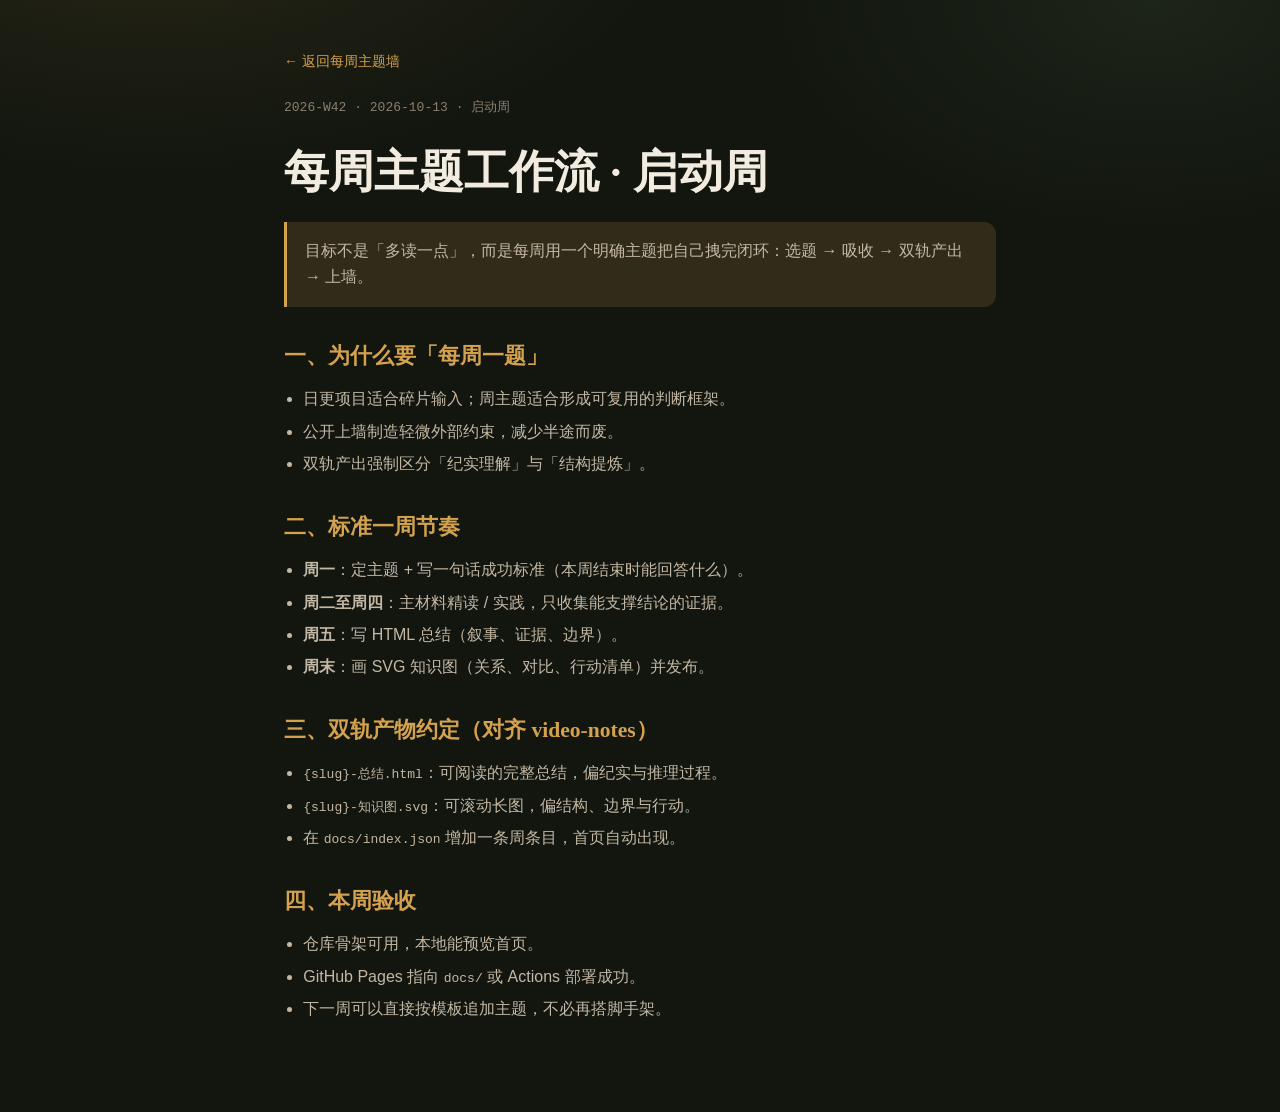
<file: docs/bootstrap-workflow-总结.html>
<!DOCTYPE html>
<html lang="zh-CN">
<head>
  <meta charset="UTF-8" />
  <meta name="viewport" content="width=device-width, initial-scale=1" />
  <title>每周主题工作流 · 启动周</title>
  <link rel="stylesheet" href="style.css" />
  <style>
    .article { max-width: 760px; margin: 0 auto; padding: 48px 24px 80px; }
    .article h1 { font-family: var(--font-display); font-size: clamp(2rem, 5vw, 2.8rem); line-height: 1.15; margin: 12px 0 18px; }
    .meta { font-family: var(--font-mono); font-size: 13px; color: var(--text-muted); margin-bottom: 28px; }
    .article h2 { font-family: var(--font-display); font-size: 1.35rem; margin: 32px 0 12px; color: var(--accent); }
    .article p, .article li { color: var(--text-secondary); }
    .article ul { padding-left: 1.2em; margin: 10px 0; }
    .article li { margin: 6px 0; }
    .back { display: inline-flex; margin-bottom: 24px; color: var(--accent); font-size: 14px; }
    .callout {
      margin: 24px 0;
      padding: 16px 18px;
      border-left: 3px solid var(--accent);
      background: var(--accent-soft);
      border-radius: 0 12px 12px 0;
      color: var(--text);
    }
  </style>
</head>
<body>
  <article class="article">
    <a class="back" href="./">← 返回每周主题墙</a>
    <div class="meta">2026-W42 · 2026-10-13 · 启动周</div>
    <h1>每周主题工作流 · 启动周</h1>
    <p class="callout">目标不是「多读一点」，而是每周用一个明确主题把自己拽完闭环：选题 → 吸收 → 双轨产出 → 上墙。</p>

    <h2>一、为什么要「每周一题」</h2>
    <ul>
      <li>日更项目适合碎片输入；周主题适合形成可复用的判断框架。</li>
      <li>公开上墙制造轻微外部约束，减少半途而废。</li>
      <li>双轨产出强制区分「纪实理解」与「结构提炼」。</li>
    </ul>

    <h2>二、标准一周节奏</h2>
    <ul>
      <li><strong>周一</strong>：定主题 + 写一句话成功标准（本周结束时能回答什么）。</li>
      <li><strong>周二至周四</strong>：主材料精读 / 实践，只收集能支撑结论的证据。</li>
      <li><strong>周五</strong>：写 HTML 总结（叙事、证据、边界）。</li>
      <li><strong>周末</strong>：画 SVG 知识图（关系、对比、行动清单）并发布。</li>
    </ul>

    <h2>三、双轨产物约定（对齐 video-notes）</h2>
    <ul>
      <li><code>{slug}-总结.html</code>：可阅读的完整总结，偏纪实与推理过程。</li>
      <li><code>{slug}-知识图.svg</code>：可滚动长图，偏结构、边界与行动。</li>
      <li>在 <code>docs/index.json</code> 增加一条周条目，首页自动出现。</li>
    </ul>

    <h2>四、本周验收</h2>
    <ul>
      <li>仓库骨架可用，本地能预览首页。</li>
      <li>GitHub Pages 指向 <code>docs/</code> 或 Actions 部署成功。</li>
      <li>下一周可以直接按模板追加主题，不必再搭脚手架。</li>
    </ul>
  </article>
</body>
</html>
</file>
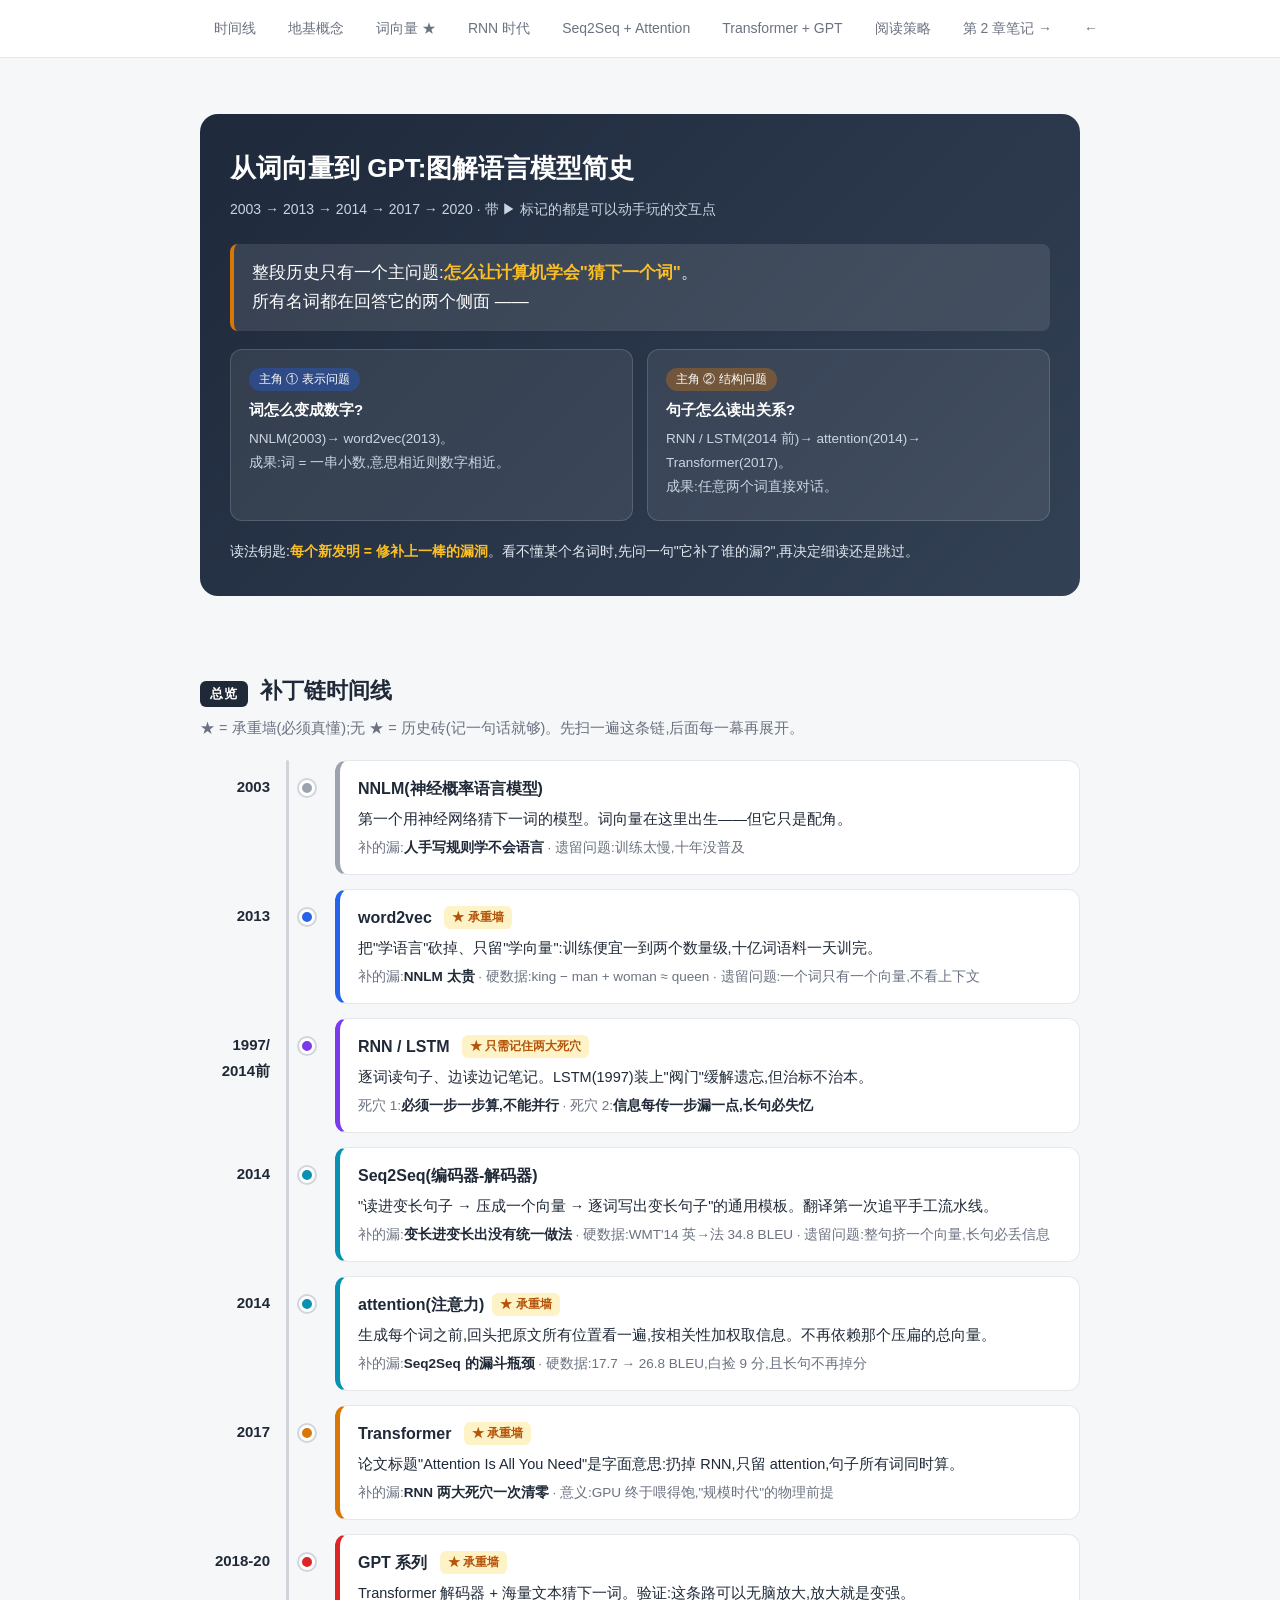
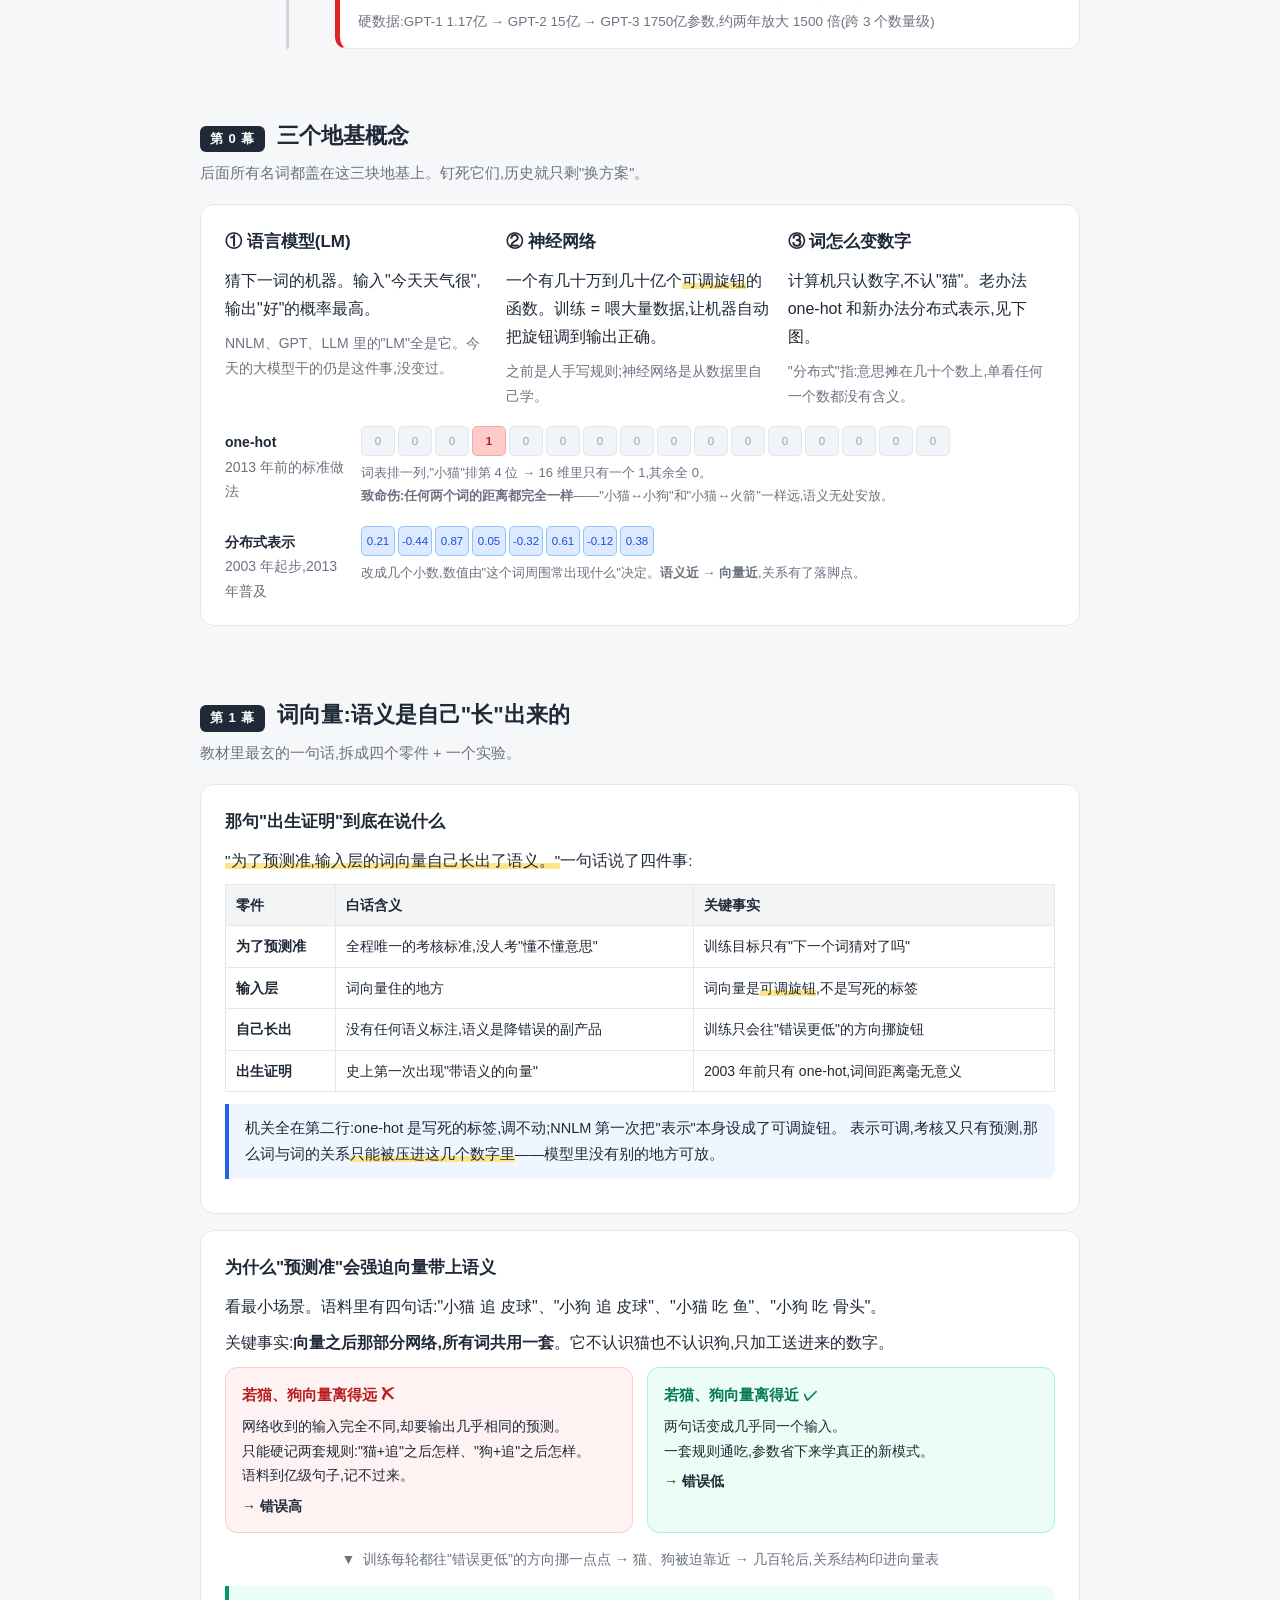
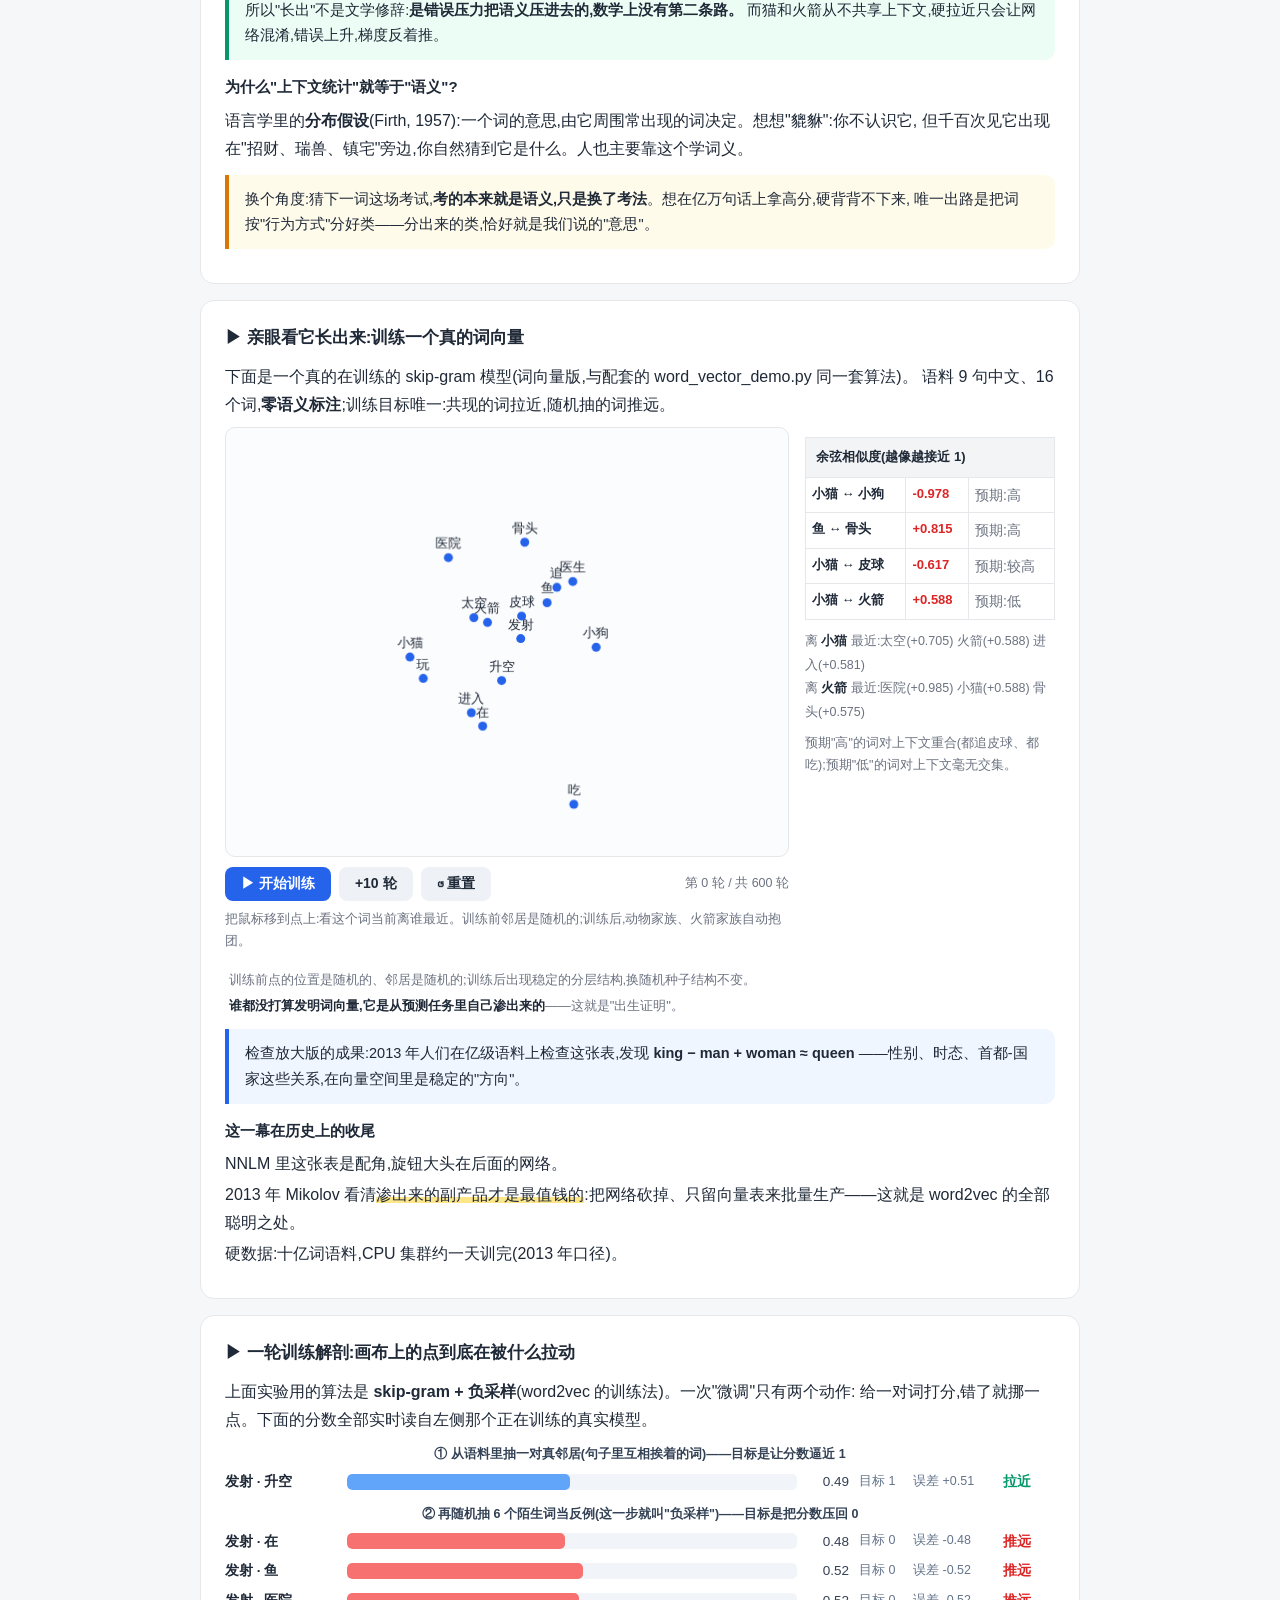
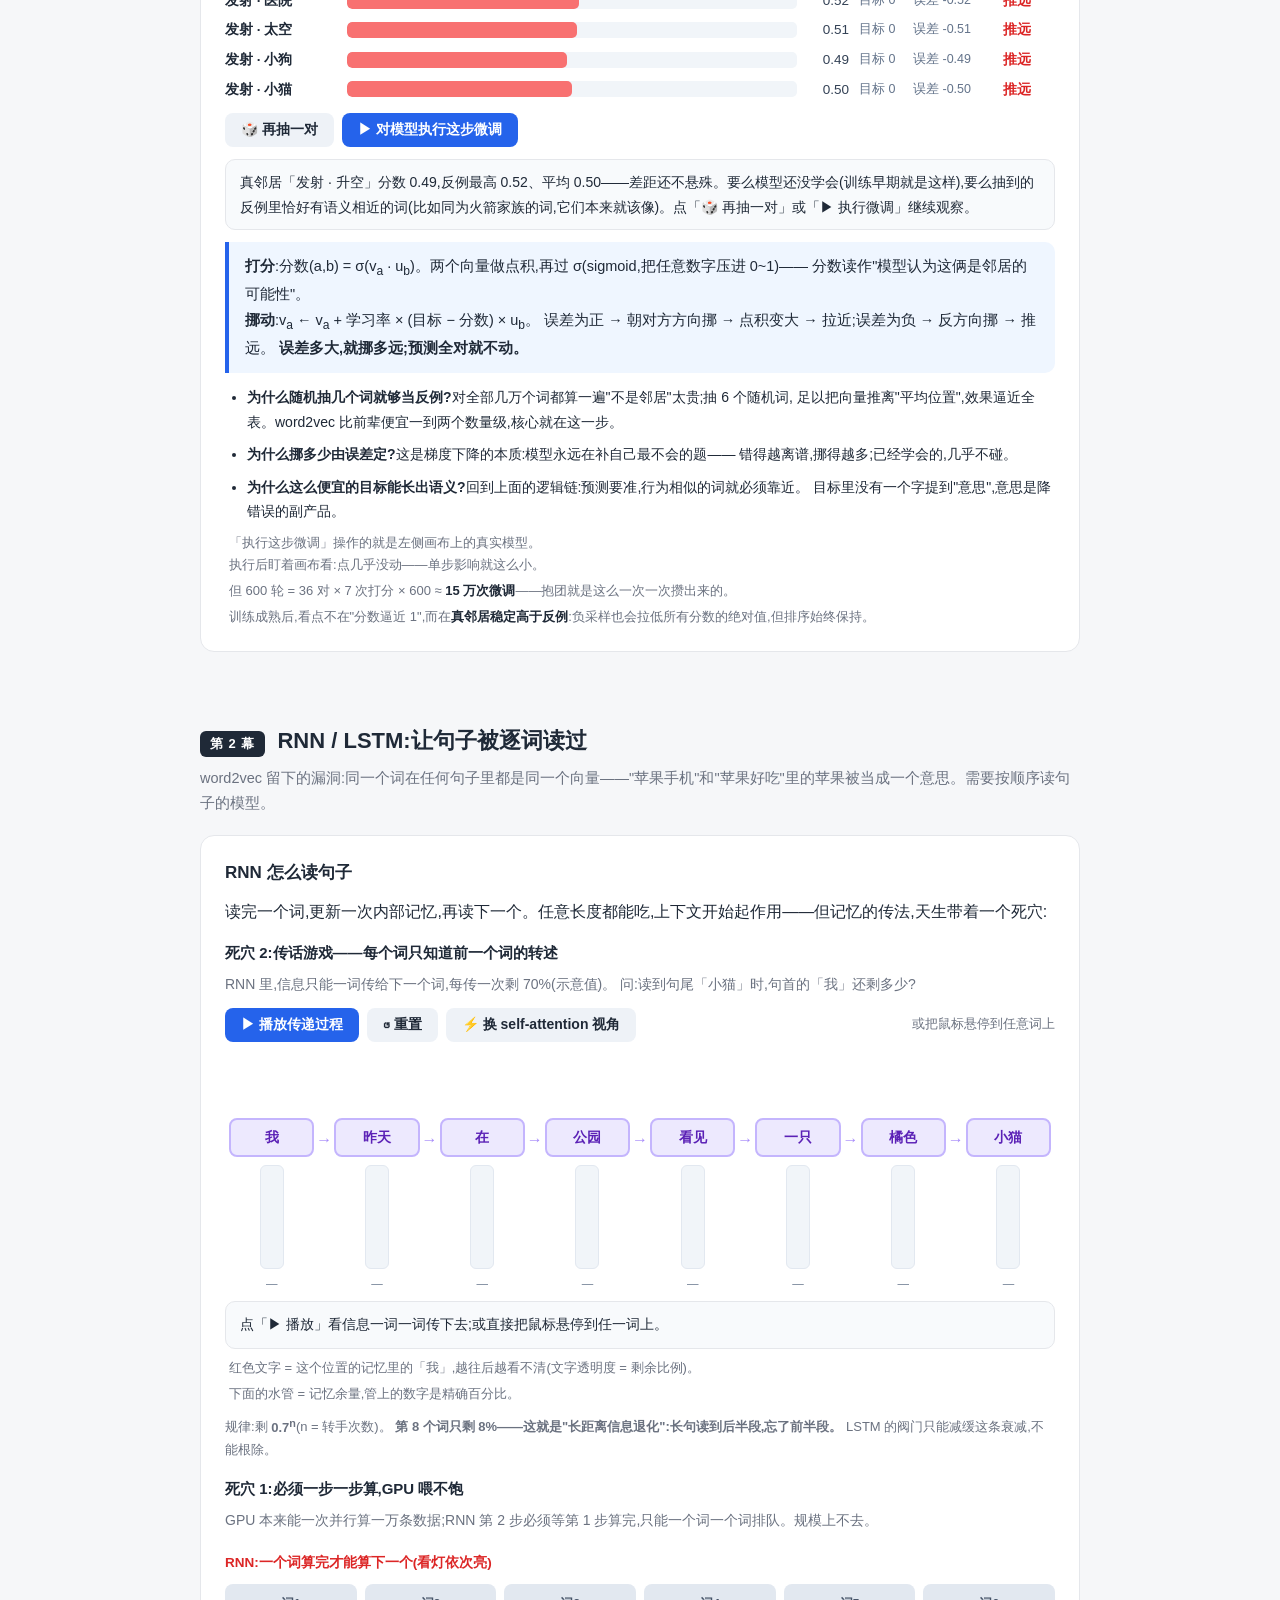
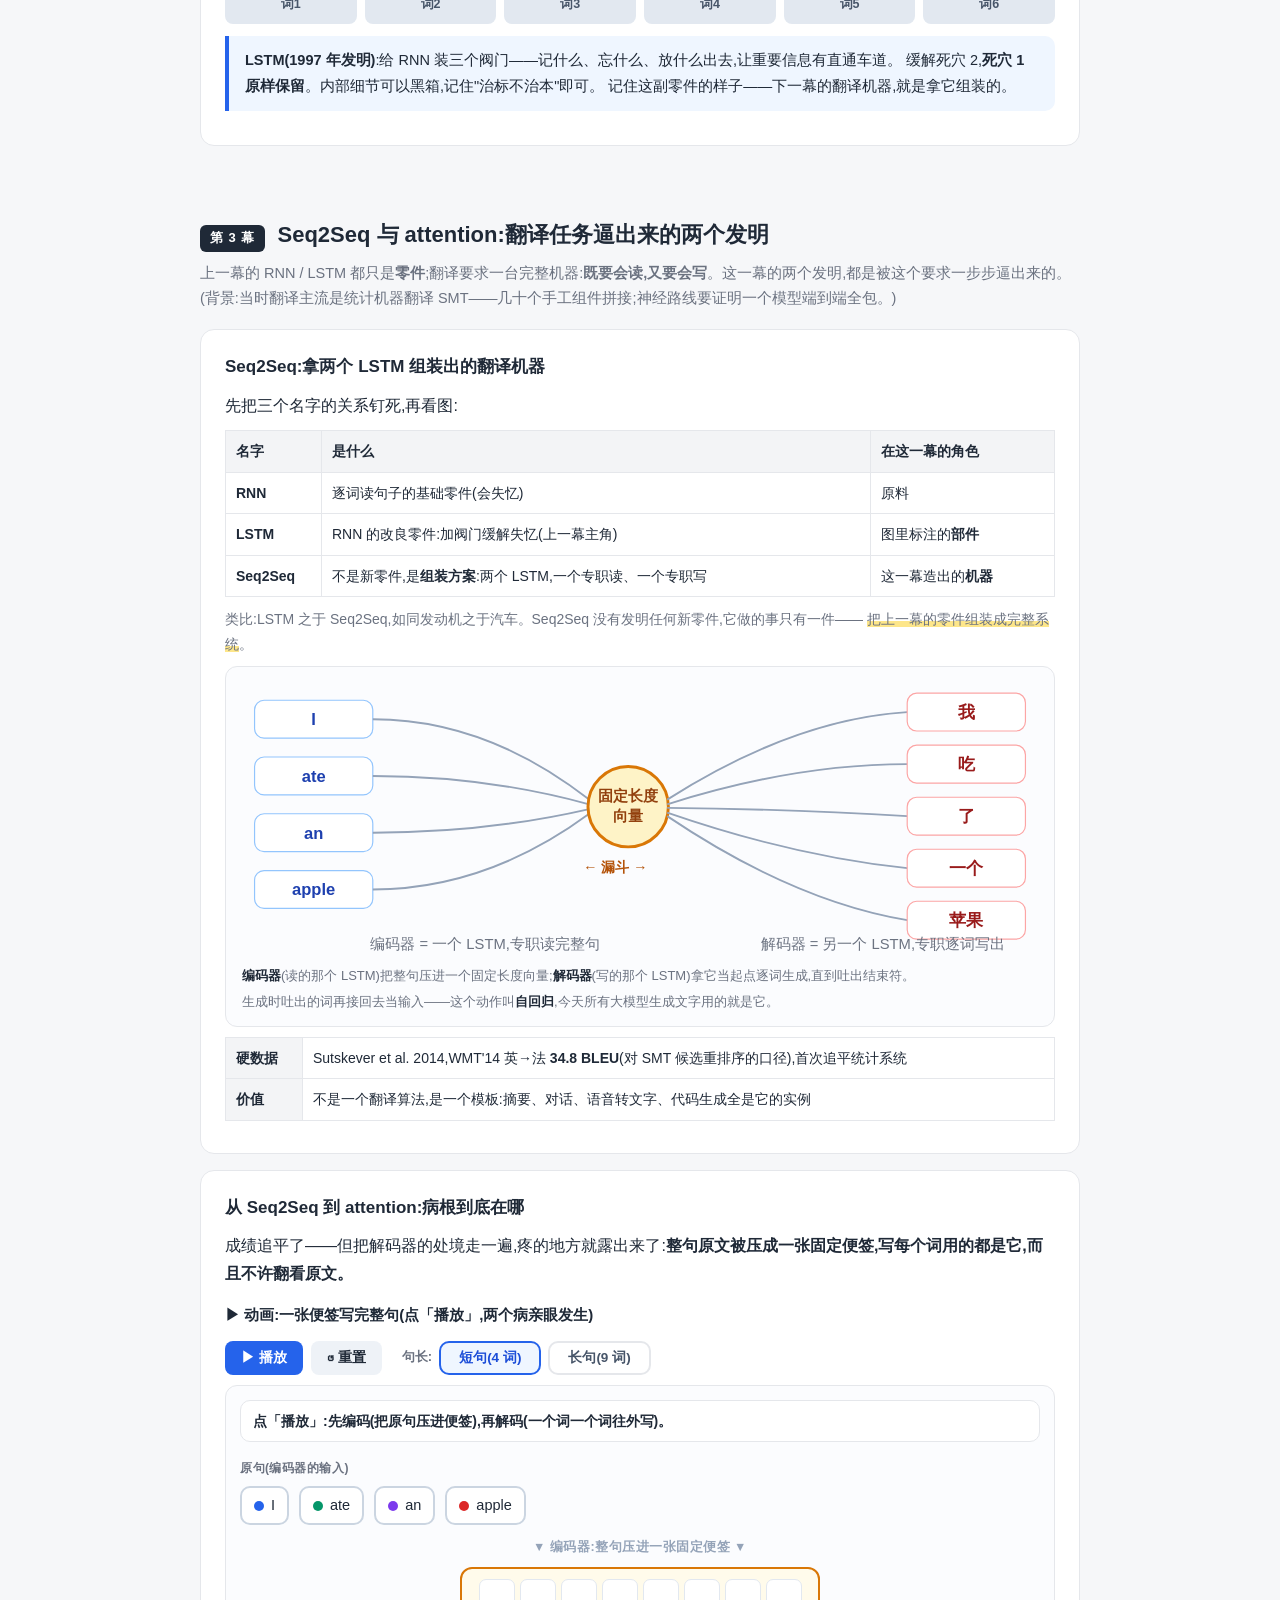
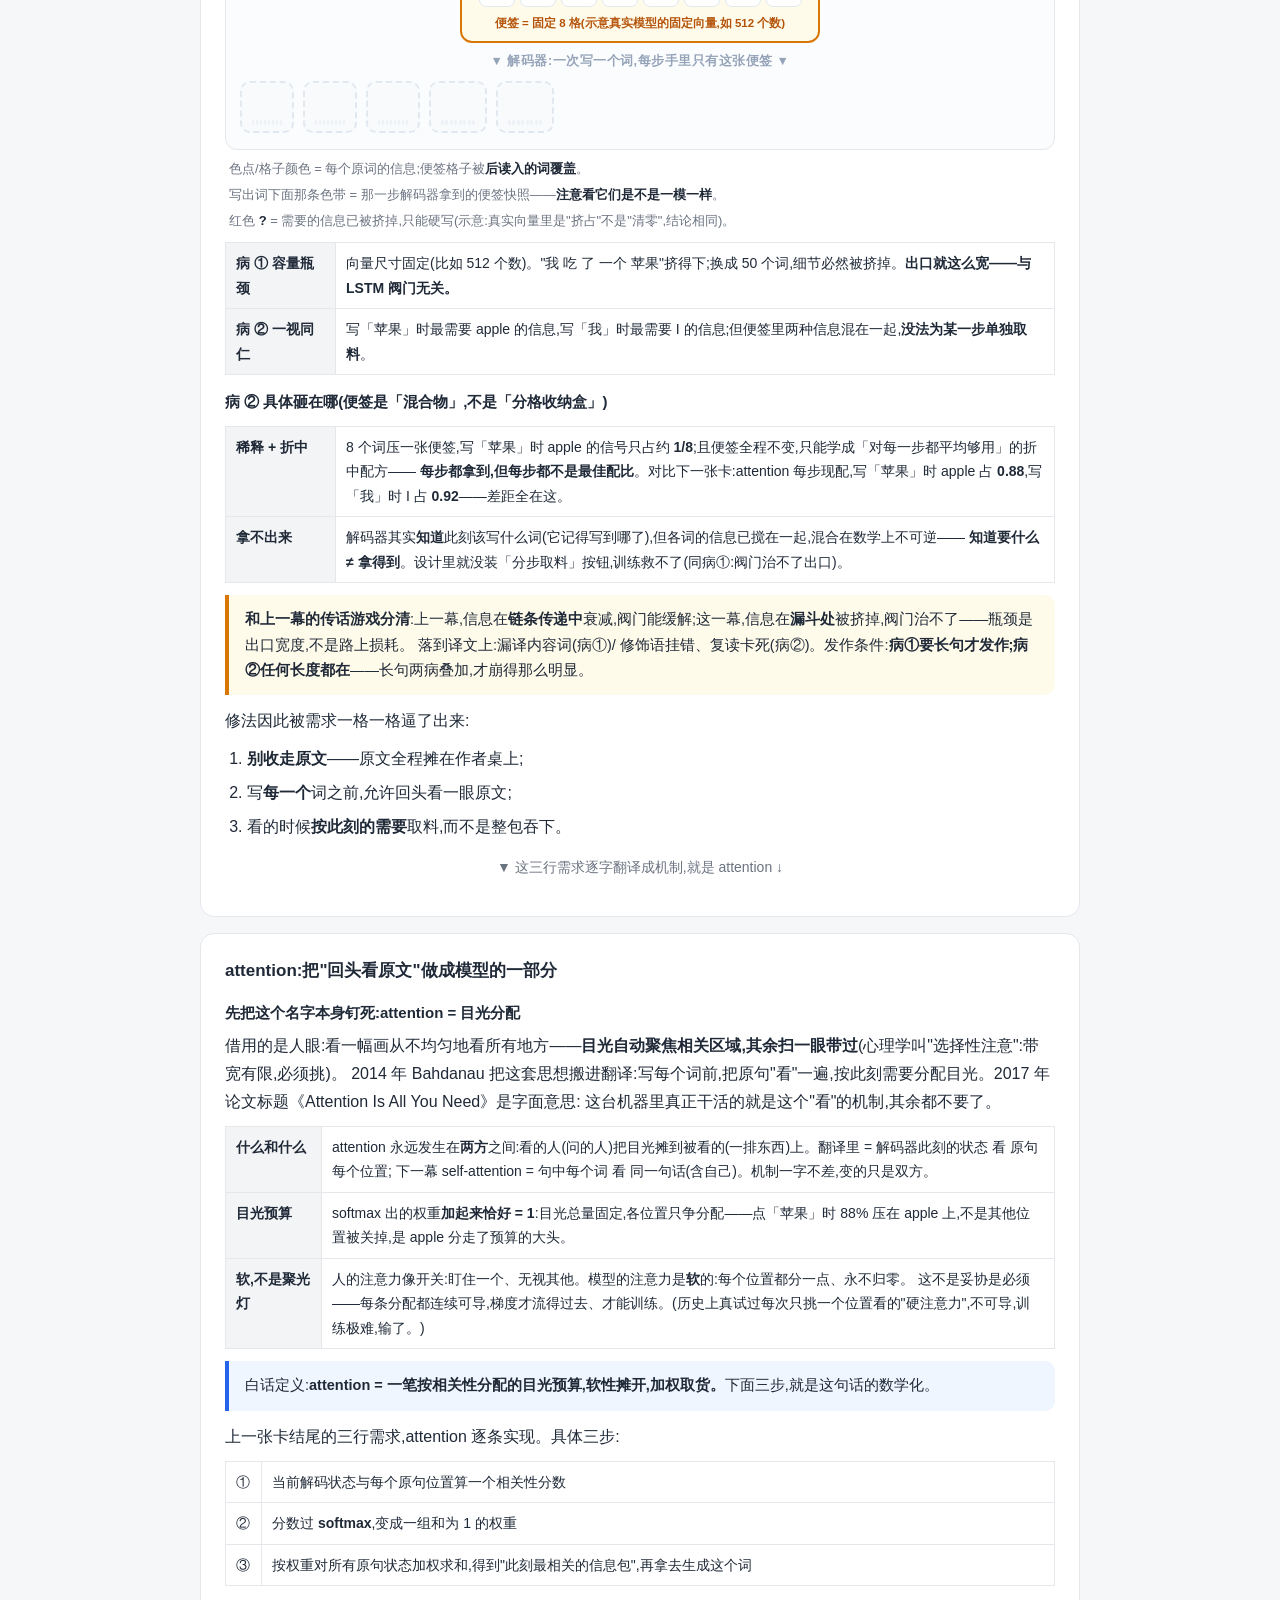
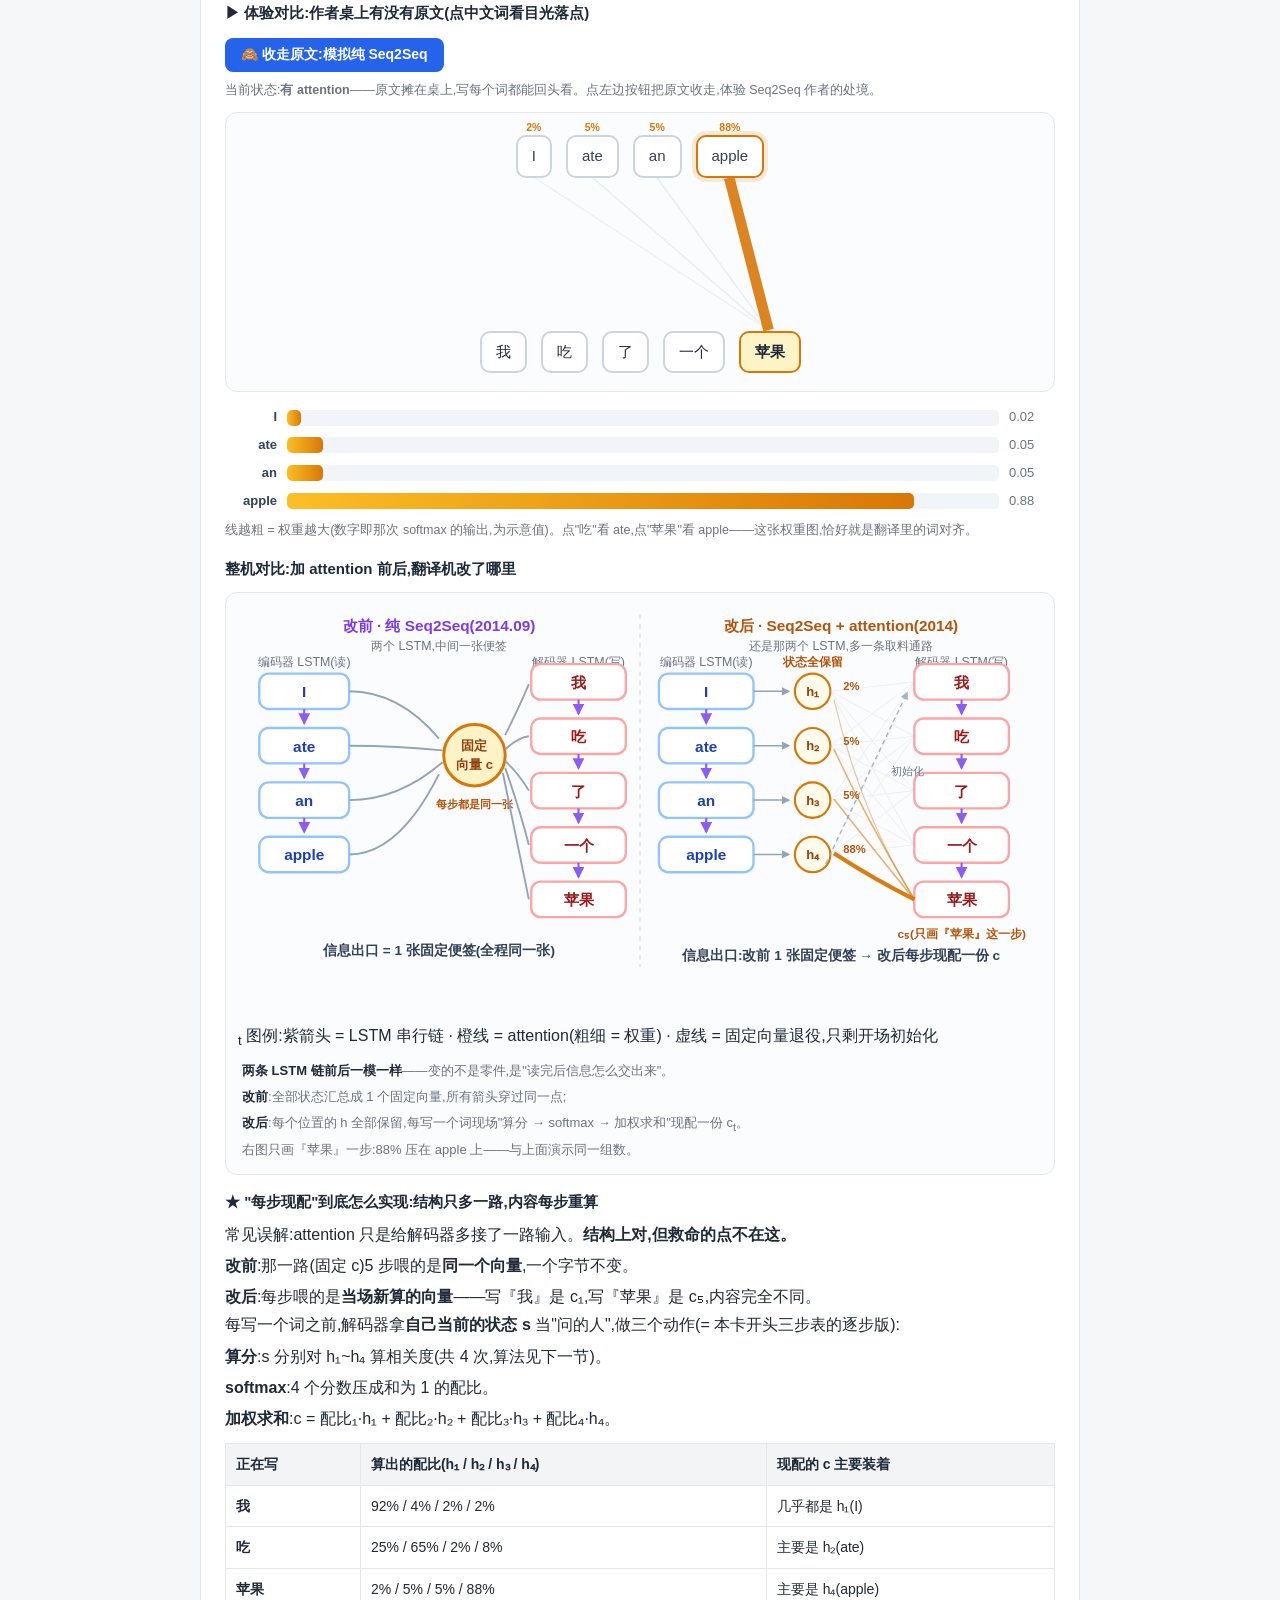
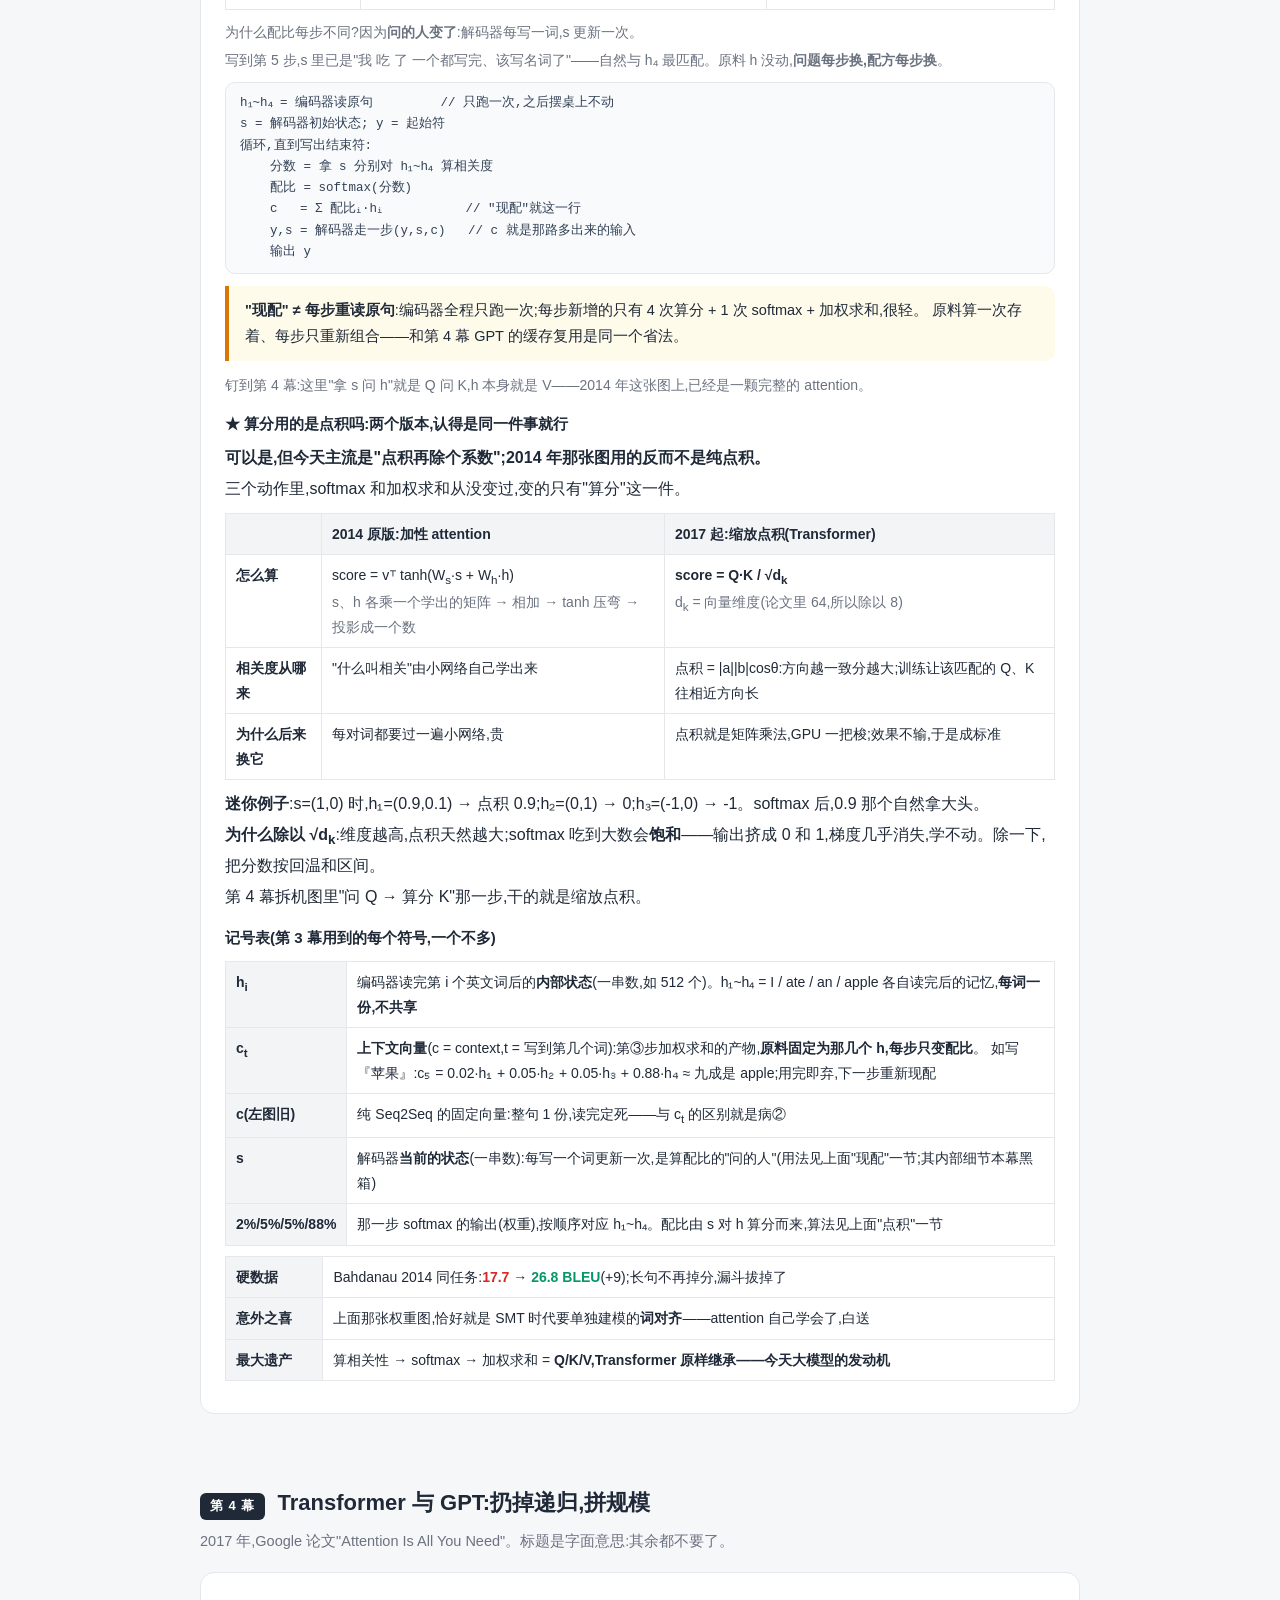
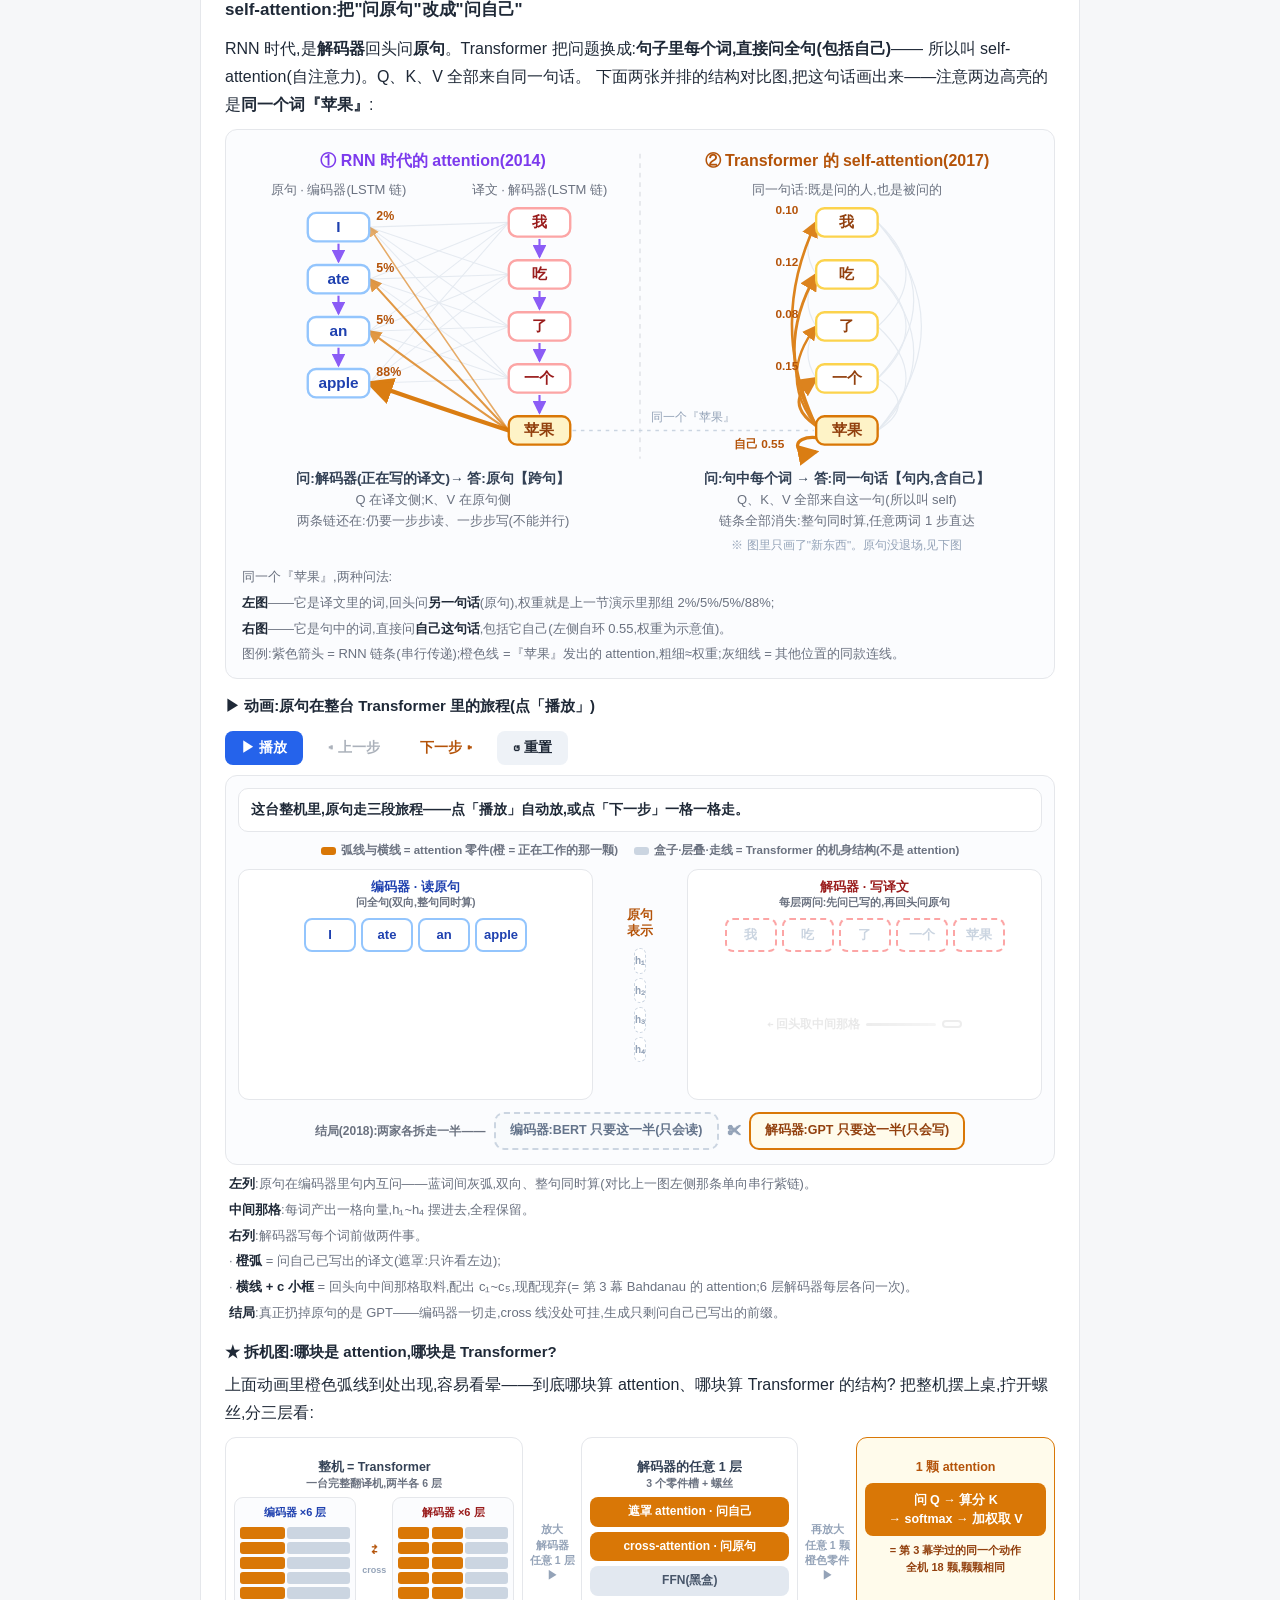
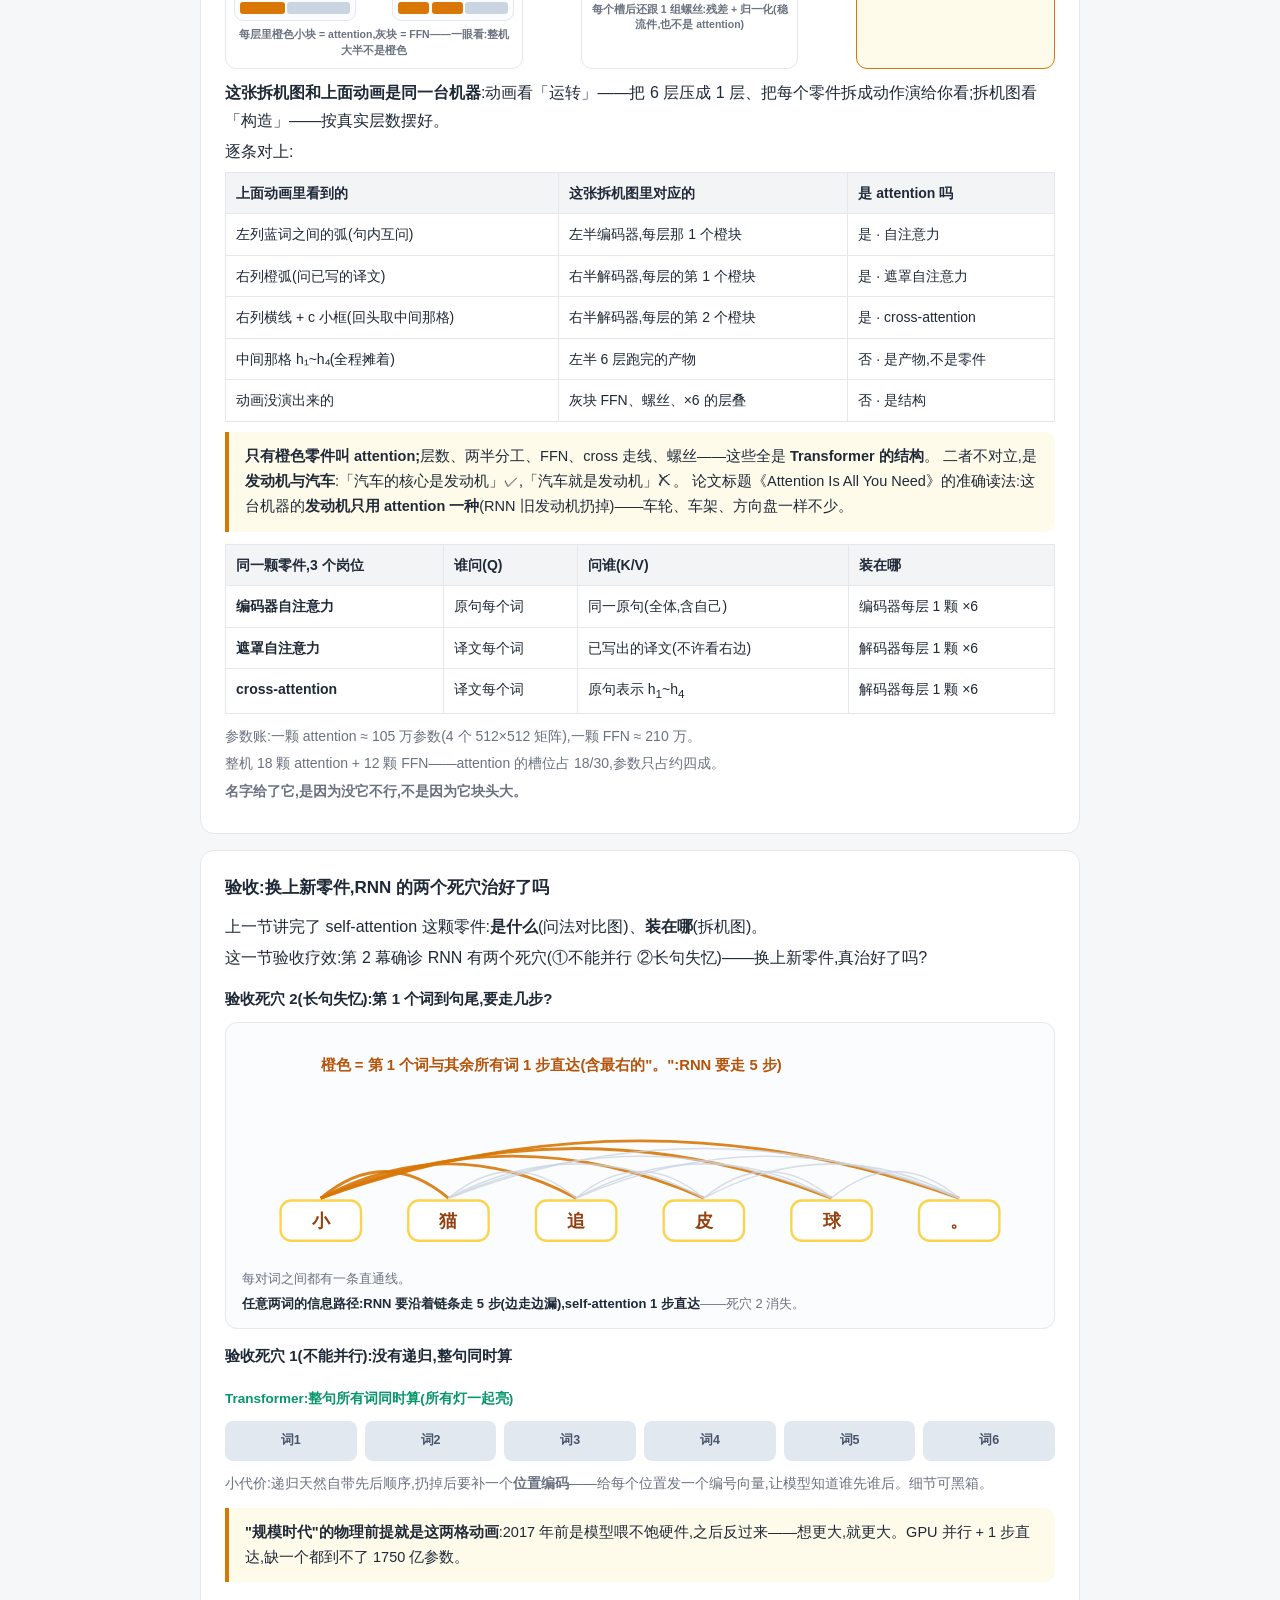
<file: docs/llm-history-ch1-总结.html>
<!DOCTYPE html>
<html lang="zh-CN">
<head>
<meta charset="UTF-8">
<meta name="viewport" content="width=device-width, initial-scale=1.0">
<title>从词向量到 GPT · 图解语言模型简史</title>
<style>
  :root{
    --ink:#1f2937; --sub:#6b7280; --bg:#f6f7f9; --card:#ffffff; --line:#e5e7eb;
    --blue:#2563eb; --purple:#7c3aed; --cyan:#0891b2; --amber:#d97706; --red:#dc2626; --green:#059669;
  }
  *{box-sizing:border-box; margin:0; padding:0}
  html{scroll-behavior:smooth}
  body{font-family:"PingFang SC","Hiragino Sans GB","Microsoft YaHei",-apple-system,sans-serif;
       color:var(--ink); background:var(--bg); line-height:1.75; font-size:16px}
  .wrap{max-width:920px; margin:0 auto; padding:0 20px}

  /* ============ 顶部导航 ============ */
  nav{position:sticky; top:0; z-index:50; background:rgba(255,255,255,.95); border-bottom:1px solid var(--line);
      backdrop-filter:blur(6px)}
  nav .wrap{display:flex; gap:4px; overflow-x:auto; padding:10px 20px}
  nav a{flex-shrink:0; padding:6px 14px; border-radius:999px; color:var(--sub); text-decoration:none; font-size:14px; white-space:nowrap}
  nav a:hover{background:#eef2f7; color:var(--ink)}

  /* ============ 头部总钥匙 ============ */
  header{padding:56px 0 32px}
  .key{background:linear-gradient(135deg,#1e293b,#334155); color:#fff; border-radius:18px; padding:32px 30px}
  .key h1{font-size:26px; margin-bottom:6px}
  .key .sub{color:#cbd5e1; font-size:14px; margin-bottom:22px}
  .key .q{background:rgba(255,255,255,.1); border-left:4px solid var(--amber); padding:14px 18px; border-radius:8px;
          font-size:17px; margin-bottom:18px}
  .key .q b{color:#fbbf24}
  .duo{display:flex; gap:14px; flex-wrap:wrap}
  .duo>div{flex:1; min-width:240px; background:rgba(255,255,255,.08); border:1px solid rgba(255,255,255,.15);
           border-radius:12px; padding:14px 18px}
  .duo h3{font-size:15px; margin-bottom:4px}
  .duo p{font-size:13.5px; color:#cbd5e1}
  .duo .tag{display:inline-block; font-size:12px; padding:1px 10px; border-radius:999px; margin-bottom:6px}
  .t1{background:rgba(37,99,235,.35)} .t2{background:rgba(217,119,6,.35)}
  .patch{margin-top:18px; font-size:14px; color:#e2e8f0}
  .patch b{color:#fbbf24}

  /* ============ 通用段落卡片 ============ */
  section{padding:44px 0 10px}
  .sec-head{display:flex; align-items:baseline; gap:12px; margin-bottom:6px}
  .sec-no{font-size:13px; font-weight:700; color:#fff; background:var(--ink); border-radius:6px; padding:2px 10px; letter-spacing:1px}
  h2{font-size:22px}
  .lead{color:var(--sub); font-size:14.5px; margin-bottom:18px}
  .card{background:var(--card); border:1px solid var(--line); border-radius:14px; padding:22px 24px; margin-bottom:16px}
  h3{font-size:17px; margin-bottom:10px}
  h4{font-size:15px; margin:14px 0 6px}
  p{margin-bottom:8px}
  .dim{color:var(--sub); font-size:14px}
  .hl{background:linear-gradient(transparent 62%, #fde68a 62%)}
  .callout{border-left:4px solid var(--blue); background:#eff6ff; border-radius:0 10px 10px 0; padding:12px 16px; margin:12px 0; font-size:14.5px}
  .callout.amber{border-color:var(--amber); background:#fffbeb}
  .callout.green{border-color:var(--green); background:#ecfdf5}
  .codeblk{background:#f8fafc; border:1px solid var(--line); border-radius:10px; padding:10px 14px;
           font-family:ui-monospace,SFMono-Regular,Menlo,Consolas,monospace; font-size:12.5px;
           line-height:1.7; color:#334155; overflow-x:auto; margin:10px 0}
  table{width:100%; border-collapse:collapse; font-size:14px; margin:10px 0}
  th,td{border:1px solid var(--line); padding:8px 10px; text-align:left; vertical-align:top}
  th{background:#f3f4f6; font-weight:600}
  .num{font-variant-numeric:tabular-nums; white-space:nowrap}

  .star{display:inline-block; background:#fef3c7; color:#b45309; font-size:12px; font-weight:700;
        border-radius:6px; padding:1px 8px; margin-left:8px; vertical-align:2px}

  /* ============ 时间线 ============ */
  .tl{position:relative; margin-top:8px}
  .tl::before{content:""; position:absolute; left:86px; top:0; bottom:0; width:3px; background:#d1d5db; border-radius:2px}
  .tl-item{position:relative; display:flex; gap:20px; margin-bottom:14px}
  .tl-year{flex-shrink:0; width:70px; text-align:right; font-weight:700; font-size:15px; padding-top:14px}
  .tl-dot{flex-shrink:0; width:16px; height:16px; border-radius:50%; margin-top:20px; margin-left:9px;
          border:3px solid #fff; box-shadow:0 0 0 2px #d1d5db; z-index:1}
  .tl-card{flex:1; background:var(--card); border:1px solid var(--line); border-left:5px solid #ccc;
           border-radius:12px; padding:14px 18px}
  .tl-card h3{margin-bottom:4px; font-size:16px}
  .tl-card .what{font-size:14.5px; margin-bottom:4px}
  .tl-card .fix{font-size:13.5px; color:var(--sub)}
  .tl-card .fix b{color:var(--ink)}
  .c-gray{border-left-color:#9ca3af} .d-gray{background:#9ca3af}
  .c-blue{border-left-color:var(--blue)} .d-blue{background:var(--blue)}
  .c-purple{border-left-color:var(--purple)} .d-purple{background:var(--purple)}
  .c-cyan{border-left-color:var(--cyan)} .d-cyan{background:var(--cyan)}
  .c-amber{border-left-color:var(--amber)} .d-amber{background:var(--amber)}
  .c-red{border-left-color:var(--red)} .d-red{background:var(--red)}

  /* ============ 地基:one-hot vs 分布式 ============ */
  .strips{display:flex; flex-direction:column; gap:18px; margin-top:10px}
  .strip-row{display:flex; gap:16px; align-items:flex-start; flex-wrap:wrap}
  .strip-label{width:120px; flex-shrink:0; font-size:14px; font-weight:600; padding-top:4px}
  .cells{display:flex; gap:3px; flex-wrap:wrap}
  .cell{width:34px; height:30px; border-radius:5px; display:flex; align-items:center; justify-content:center;
        font-size:11.5px; font-variant-numeric:tabular-nums}
  .c0{background:#f1f5f9; color:#94a3b8; border:1px solid #e2e8f0}
  .c1{background:#fecaca; color:#b91c1c; border:1px solid #fca5a5; font-weight:700}
  .cd{background:#dbeafe; color:#1d4ed8; border:1px solid #93c5fd}
  .strip-note{font-size:13px; color:var(--sub); margin-top:6px}
  .found-grid{display:grid; grid-template-columns:repeat(auto-fit,minmax(260px,1fr)); gap:14px}

  /* ============ 词向量实验 ============ */
  .wv-layout{display:flex; gap:16px; flex-wrap:wrap}
  .wv-left{flex:1; min-width:340px}
  .wv-right{width:250px; flex-shrink:0}
  #wvCanvas{width:100%; height:430px; background:#fbfcfe; border:1px solid var(--line); border-radius:10px; display:block}
  .wv-ctrl{display:flex; gap:8px; margin-top:10px; flex-wrap:wrap; align-items:center}
  button{border:none; border-radius:8px; padding:8px 16px; font-size:14px; cursor:pointer; font-weight:600}
  .btn-main{background:var(--blue); color:#fff}
  .btn-main:hover{background:#1d4ed8}
  .btn-ghost{background:#eef2f7; color:var(--ink)}
  .btn-ghost:hover{background:#e2e8f0}
  button:disabled{opacity:.45; cursor:default}
  .wv-meta{font-size:12.5px; color:var(--sub); margin-left:auto; font-variant-numeric:tabular-nums}
  .stat-tbl{width:100%; font-size:13px}
  .stat-tbl td{padding:5px 6px}
  .stat-tbl .pair{font-weight:600}
  .up{color:var(--green); font-weight:700} .down{color:var(--red); font-weight:700}
  .nb-line{font-size:12.5px; color:var(--sub); margin-top:8px; line-height:1.9}
  .nb-line b{color:var(--ink)}
  .why2{display:flex; gap:14px; flex-wrap:wrap; margin-top:10px}
  .why2>div{flex:1; min-width:260px; border-radius:12px; padding:14px 16px; font-size:14px}
  .bad{background:#fef2f2; border:1px solid #fecaca}
  .good{background:#ecfdf5; border:1px solid #a7f3d0}
  .why2 h4{margin:0 0 6px}
  .bad h4{color:#b91c1c} .good h4{color:#047857}
  .why2 .verdict{font-weight:700; margin-top:6px; display:block}
  .flow-arrow{text-align:center; color:var(--sub); font-size:14px; margin:14px 0}

  /* ============ RNN 传话游戏 ============ */
  .memwrap{margin-top:14px}
  .tg-ctrl{display:flex; gap:8px; margin-top:12px; flex-wrap:wrap; align-items:center}
  .tg-hint{font-size:12.5px; color:var(--sub); margin-left:auto}
  .tg-wrap{overflow-x:auto; margin-top:14px}
  .tg-inner{position:relative; min-width:640px; padding-top:34px}
  .tg-arc{position:absolute; inset:0; width:100%; height:100%; pointer-events:none}
  .tg{display:flex; align-items:flex-start; padding:0 4px}
  .tg-col{flex:1; min-width:62px; text-align:center; cursor:pointer}
  .tg-arr{color:#a78bfa; font-size:16px; padding:36px 2px 0; font-weight:700; transition:all .2s}
  .tg-arr.lit{color:#7c3aed; text-shadow:0 0 6px rgba(124,58,237,.5)}
  .tg-arr.dim{opacity:.2}
  .tg-mem{height:24px; font-size:13.5px; font-weight:700; color:#b91c1c; margin-bottom:4px;
          opacity:0; transition:opacity .5s}
  .tg-box{background:#ede9fe; border:2px solid #c4b5fd; color:#5b21b6; border-radius:8px;
          padding:5px 4px; font-size:14px; font-weight:700; position:relative; z-index:2; transition:all .2s}
  .tg-box.path{border-color:#8b5cf6}
  .tg-box.hot{border-color:#7c3aed; box-shadow:0 0 0 4px rgba(124,58,237,.15)}
  .tg-box.sa-hot{border-color:var(--amber); box-shadow:0 0 0 4px rgba(217,119,6,.18)}
  .tg-tube{height:104px; width:24px; margin:8px auto 0; background:#f1f5f9; border:1.5px solid #e2e8f0;
           border-radius:6px; position:relative; overflow:hidden}
  .tg-water{position:absolute; bottom:0; left:0; right:0; height:0;
            background:linear-gradient(180deg,#a5b4fc,#4f46e5); transition:height .6s, background .3s}
  .tg-pct{font-size:11.5px; color:#64748b; margin-top:4px; font-variant-numeric:tabular-nums; height:16px}
  .tg-wrap.sa .tg-water{height:100% !important; background:linear-gradient(180deg,#6ee7b7,#059669)}
  .tg-wrap.sa .tg-mem{opacity:1 !important; color:#047857}
  .tg-readout{min-height:48px; background:#f8fafc; border:1px solid var(--line); border-radius:10px;
              padding:10px 14px; margin-top:12px; font-size:14px}
  .tg-readout .mono{font-variant-numeric:tabular-nums; font-weight:700}
  /* ============ 训练解剖 ============ */
  .anat-flow{margin-top:12px}
  .anat-t{font-size:13.5px; font-weight:700; margin:12px 0 8px; color:#334155}
  .an-row{display:flex; align-items:center; gap:10px; margin-bottom:6px; font-size:13.5px}
  .an-words{width:112px; font-weight:700; flex-shrink:0}
  .an-bar{flex:1; height:16px; background:#f1f5f9; border-radius:5px; position:relative; overflow:hidden}
  .an-bar i{position:absolute; left:0; top:0; bottom:0; display:block; border-radius:5px; background:#60a5fa; transition:width .3s}
  .an-row.neg .an-bar i{background:#f87171}
  .an-score{width:42px; text-align:right; font-variant-numeric:tabular-nums; color:#334155}
  .an-mark{width:44px; color:#64748b; flex-shrink:0; font-size:12.5px}
  .an-err{width:80px; font-variant-numeric:tabular-nums; color:#64748b; font-size:12.5px}
  .an-force{width:52px; font-weight:700; flex-shrink:0}
  .an-force.pull{color:var(--green)} .an-force.push{color:var(--red)}
  .anat-ctrl{display:flex; gap:8px; margin-top:12px; flex-wrap:wrap}
  .anat-sum{background:#f8fafc; border:1px solid var(--line); border-radius:10px;
            padding:10px 14px; margin-top:12px; font-size:14px; min-height:42px}
  .anat-why{margin:12px 0 0 22px}
  .anat-why li{margin-bottom:8px; font-size:14px}
  .anat-why b{color:#1f2937}

  .fade-note{font-size:13px; color:var(--sub); margin-top:8px}
  .cellsrow{display:flex; gap:8px; margin-top:10px}
  .pcell{flex:1; height:40px; border-radius:8px; background:#e2e8f0; display:flex; align-items:center; justify-content:center;
         font-size:12.5px; color:#475569; font-weight:600; animation:cellPulse 3.6s infinite}
  .pcell.seq{animation-delay:calc(var(--i)*.45s)}
  @keyframes cellPulse{
    0%,100%{background:#e2e8f0; color:#475569; box-shadow:none}
    10%{background:var(--blue); color:#fff; box-shadow:0 0 0 5px rgba(37,99,235,.18)}
    26%{background:#e2e8f0; color:#475569; box-shadow:none}
  }
  .par-lab,.seq-lab{font-size:13.5px; font-weight:700; margin:18px 0 2px}
  .seq-lab{color:var(--red)} .par-lab{color:var(--green)}

  /* ============ attention 舞台 ============ */
  .att-stage{position:relative; height:280px; background:#fbfcfe; border:1px solid var(--line);
             border-radius:12px; margin-top:10px; overflow:hidden}
  .att-stage svg{position:absolute; inset:0; width:100%; height:100%; pointer-events:none}
  .att-row{display:flex; gap:14px; justify-content:center; position:relative}
  .att-src{padding:22px 10px 0}
  .att-tgt{position:absolute; bottom:18px; left:0; right:0}
  .chip{background:#fff; border:2px solid #cbd5e1; border-radius:10px; padding:6px 14px; font-size:15px; cursor:default;
        position:relative; transition:all .15s}
  .att-src .chip{color:#334155}
  .att-tgt .chip{cursor:pointer; color:#1e293b}
  .att-tgt .chip:hover{border-color:#94a3b8}
  .att-tgt .chip.sel{background:#fef3c7; border-color:var(--amber); font-weight:700}
  .att-src .chip.hot{border-color:var(--amber); box-shadow:0 0 0 4px rgba(217,119,6,.15)}
  .wb{position:absolute; top:-19px; left:50%; transform:translateX(-50%); font-size:10.5px; font-weight:700;
      color:var(--amber); white-space:nowrap}
  .att-bars{margin-top:14px}
  .ab-row{display:flex; align-items:center; gap:10px; margin-bottom:5px; font-size:13px}
  .ab-word{width:52px; text-align:right; font-weight:600; color:#334155}
  .ab-track{flex:1; height:16px; background:#f1f5f9; border-radius:5px; overflow:hidden}
  .ab-bar{height:100%; background:linear-gradient(90deg,#fbbf24,#d97706); border-radius:5px; transition:width .3s}
  .ab-val{width:46px; font-variant-numeric:tabular-nums; color:var(--sub)}
  .att-tip{font-size:12.5px; color:var(--sub); margin-top:8px}
  .att-stage.off .att-src .chip{opacity:.38; border-color:#e2e8f0}
  .att-stage.off .att-src .chip .wb{display:none}
  .att-flat{background:#f8fafc; border:1.5px dashed #cbd5e1; border-radius:10px;
            padding:16px 14px; text-align:center; font-size:13.5px; color:#64748b; line-height:1.8}

  /* ============ Seq2Seq 便签动画 ============ */
  .sq-stage{background:#fbfcfe; border:1px solid var(--line); border-radius:12px; margin-top:10px; padding:14px 14px 16px}
  .sq-cap{font-size:14px; color:var(--ink); background:#fff; border:1.5px solid var(--line); border-radius:10px;
          padding:9px 12px; min-height:42px; margin-bottom:12px; font-weight:600; line-height:1.6}
  .sq-cap b{color:var(--amber)}
  .sq-srcwrap{position:relative; padding:2px 0 4px}
  .sq-lab{font-size:12px; font-weight:700; color:var(--sub); margin:2px 0 7px; letter-spacing:.5px}
  .sq-srcrow{display:flex; gap:10px; flex-wrap:wrap}
  .sq-srcrow .chip{font-size:14.5px; padding:5px 12px; display:flex; align-items:center; gap:7px; transition:all .2s}
  .sq-dot{width:10px; height:10px; border-radius:50%; flex-shrink:0}
  .sq-srcrow .chip.hot{border-color:var(--amber); box-shadow:0 0 0 4px rgba(217,119,6,.15); transform:translateY(-2px)}
  .sq-cover{position:absolute; inset:0; border-radius:10px;
            background:repeating-linear-gradient(45deg,#eef2f7,#eef2f7 9px,#dfe6ee 9px,#dfe6ee 18px);
            display:flex; align-items:center; justify-content:center; font-size:13.5px; font-weight:700;
            color:#64748b; opacity:0; visibility:hidden; transition:opacity .45s, visibility .45s; z-index:2}
  .sq-cover.on{opacity:.97; visibility:visible}
  .sq-flow{font-size:12.5px; font-weight:700; color:#94a3b8; text-align:center; margin:8px 0; letter-spacing:.5px}
  .sq-note{background:#fffbeb; border:2px solid var(--amber); border-radius:12px; padding:10px 14px 8px;
           margin:0 auto; width:max-content; min-width:360px; text-align:center; transition:box-shadow .3s}
  .sq-note.pulse{box-shadow:0 0 0 6px rgba(217,119,6,.25)}
  .sq-cells{display:flex; gap:5px; justify-content:center}
  .sq-cell{width:36px; height:28px; border:1.5px solid #e2e8f0; border-radius:7px; background:#fff;
           transition:background .35s}
  .sq-nlab{font-size:11.5px; color:#b45309; margin-top:6px; font-weight:600}
  .sq-outrow{display:flex; gap:9px; flex-wrap:wrap; margin-top:2px}
  .sq-ochip{border:2px dashed #e2e8f0; border-radius:10px; padding:5px 10px 6px; background:#fff;
            min-width:54px; text-align:center; transition:all .25s}
  .sq-ochip.pending{background:#f8fafc}
  .sq-ochip.pending .sq-w{visibility:hidden}
  .sq-ochip.pending .sq-q{visibility:hidden}
  .sq-ochip.ok{border-style:solid; font-weight:700; color:#1e293b}
  .sq-ochip.bad{border-color:var(--red); color:var(--red); font-weight:700}
  .sq-q{margin-left:2px; font-weight:800}
  .sq-strip{display:flex; gap:1.5px; height:5px; margin-top:4px}
  .sq-strip span{flex:1; border-radius:1.5px; background:#eef2f7; transition:background .3s}
  .sq-mode{display:inline-flex; gap:7px; align-items:center; margin-left:12px;
           font-size:13px; color:var(--sub); font-weight:600}

  /* ============ Transformer 整机动画 ============ */
  .tf-stage{background:#fbfcfe; border:1px solid var(--line); border-radius:12px; margin-top:10px; padding:12px 12px 14px}
  .tf-cap{font-size:14px; color:var(--ink); background:#fff; border:1.5px solid var(--line); border-radius:10px;
          padding:9px 12px; min-height:44px; margin-bottom:10px; font-weight:600; line-height:1.6}
  .tf-cap b{color:var(--amber)}
  .tf-cols{display:flex; gap:10px; align-items:stretch}
  .tf-col{flex:1; border:1.5px solid var(--line); border-radius:11px; padding:9px 8px 10px; background:#fff;
          display:flex; flex-direction:column; transition:all .3s}
  .tf-col.hot{border-color:var(--amber); box-shadow:0 0 0 4px rgba(217,119,6,.12)}
  .tf-col.dim{opacity:.55}
  .tf-col.cut{opacity:.25; filter:grayscale(1)}
  .tf-col.over{border-style:dashed}
  .tf-h{font-size:12.5px; font-weight:800; text-align:center; margin-bottom:8px; line-height:1.35}
  .tf-h .sub{display:block; font-size:10.5px; font-weight:600; color:var(--sub)}
  .tf-enc .tf-h{color:#1e40af} .tf-dec .tf-h{color:#991b1b} .tf-mid .tf-h{color:#b45309}
  .tf-mid{flex:0 0 74px; border:none; background:transparent; justify-content:center; align-items:center; padding:0}
  .tf-row{display:flex; gap:5px; justify-content:center; flex-wrap:nowrap}
  .tf-w{border:2px solid #93c5fd; border-radius:8px; background:#fff; color:#1e40af;
        font-size:13px; font-weight:700; padding:4px 0; width:52px; text-align:center; transition:all .25s}
  .tf-w.t{border-color:#fca5a5; color:#991b1b}
  .tf-w.act{background:#eff6ff; box-shadow:0 0 0 3.5px rgba(59,130,246,.22)}
  .tf-w.t.act{background:#fef2f2; box-shadow:0 0 0 3.5px rgba(220,38,38,.18)}
  .tf-w.done{background:#f8fafc}
  .tf-w.blank{border-style:dashed; color:#cbd5e1}
  .tf-arc{height:40px; margin:2px 2px 0}
  .tf-arc svg{width:100%; height:100%; display:block}
  .tf-arc path{transition:opacity .35s}
  .tf-lab{font-size:10.5px; text-align:center; font-weight:700; margin-top:5px; line-height:1.4; min-height:30px}
  .tf-cross{height:56px; margin:2px 0}
  .tf-cross svg{width:100%; height:100%; display:block}
  .tf-xarrow{display:flex; align-items:center; justify-content:center; gap:6px; height:100%;
             color:#b45309; font-size:11.5px; font-weight:800}
  .tf-xarrow .ln{flex:1; height:3px; background:linear-gradient(90deg,#d97706,#fbbf24); border-radius:2px; max-width:70px}
  .tf-xarrow.off{opacity:.14; filter:grayscale(1)}
  .tf-xarrow .cx-t{white-space:nowrap}
  .tf-cchip{border:2px solid var(--amber); background:#fffbeb; color:#b45309; border-radius:8px;
            font-size:12px; font-weight:800; padding:2px 8px}
  .tf-vs{display:flex; flex-direction:column; gap:4px; margin-top:8px}
  .tf-v{border:1.5px dashed #cbd5e1; border-radius:6px; font-size:10px; font-weight:800; color:#94a3b8;
        text-align:center; padding:3px 0; background:#fff; transition:all .3s}
  .tf-v.full{border-style:solid; border-color:#93c5fd; color:#1e40af}
  .tf-mid.hot .tf-v.full{border-color:var(--amber); color:#b45309; background:#fffbeb;
        box-shadow:0 0 0 3px rgba(217,119,6,.15)}
  .tf-gpt{margin-top:12px; display:flex; gap:8px; align-items:center; justify-content:center; flex-wrap:wrap}
  .tf-gptlab{font-size:12px; font-weight:700; color:var(--sub)}
  .tf-gpt .sc{font-size:14px; color:#94a3b8; font-weight:800}
  .tf-gptbox{border:2px dashed #cbd5e1; border-radius:10px; padding:6px 14px; font-size:12.5px;
             font-weight:700; color:#64748b; background:#f8fafc; transition:all .3s}
  .tf-gptbox.on{border-color:var(--amber); color:#92400e; background:#fffbeb; border-style:solid}
  .tf-legend{display:flex; gap:16px; align-items:center; justify-content:center; flex-wrap:wrap;
             font-size:11.5px; font-weight:700; color:var(--sub); margin:-2px 0 8px}
  .tf-legend .sw{display:inline-block; width:15px; height:8px; border-radius:3px; margin-right:5px; vertical-align:-1px}
  .tf-legend .sw.a{background:#d97706}
  .tf-legend .sw.s{background:#cbd5e1}

  /* ============ GPT 读写动画:一条序列过一摞层 ============ */
  .gp-stage{background:#fbfcfe; border:1px solid var(--line); border-radius:12px; margin-top:10px; padding:12px 12px 14px}
  .gp-cap{font-size:14px; color:var(--ink); background:#fff; border:1.5px solid var(--line); border-radius:10px;
          padding:9px 12px; min-height:44px; margin-bottom:10px; font-weight:600; line-height:1.6}
  .gp-cap b{color:var(--amber)}
  .gp-lrow{display:flex; gap:8px; align-items:flex-start; padding:3px 0; border-radius:9px; transition:all .3s}
  .gp-rlab{flex:0 0 64px; font-size:11px; font-weight:800; color:var(--sub); text-align:right; line-height:1.3; padding-top:5px}
  .gp-rlab .sub{display:block; font-size:9.5px; font-weight:600; color:#94a3b8}
  .gp-body{flex:1; min-width:0}
  .gp-cells{display:flex; gap:5px}
  .gp-v{flex:1; height:22px; border:1.5px dashed #cbd5e1; border-radius:6px; background:#fff;
        font-size:10px; font-weight:800; color:#94a3b8; display:flex; align-items:center; justify-content:center; transition:all .3s}
  .gp-v.full{border-style:solid; border-color:#93c5fd; color:#1e40af; background:#eff6ff}
  .gp-v.fin{border-style:solid; border-color:var(--amber); color:#92400e; background:#fef3c7;
            box-shadow:0 0 0 3px rgba(217,119,6,.22)}
  .gp-v.cache{border-style:solid; border-color:#e2e8f0; color:#94a3b8; background:#f8fafc}
  .gp-arc{height:26px; margin:1px 0 0}
  .gp-arc svg{width:100%; height:100%; display:block}
  .gp-w{flex:1; border:2px solid #93c5fd; border-radius:8px; background:#fff; color:#1e40af;
        font-size:13px; font-weight:700; padding:4px 0; text-align:center; transition:all .25s}
  .gp-w.blank{border-style:dashed; border-color:#e2e8f0; color:#cbd5e1}
  .gp-w.dict{border-color:#cbd5e1; color:#64748b; background:#f8fafc}
  .gp-w.new{border-color:var(--amber); color:#92400e; background:#fffbeb}
  .gp-dotsrow{align-items:center}
  .gp-dotslab{flex:1; text-align:center; font-size:11px; font-weight:700; color:#94a3b8;
              border:1.5px dashed #e2e8f0; border-radius:8px; padding:3px 8px; transition:all .3s}
  .gp-dotsrow.hot .gp-dotslab{border-color:var(--amber); color:#b45309; background:#fffbeb}
  .gp-out{margin-top:10px; display:flex; gap:8px; align-items:center; justify-content:center; flex-wrap:wrap}
  .gp-outlab{font-size:12px; font-weight:700; color:var(--sub)}
  .gp-ochip{border:2px solid var(--amber); background:#fffbeb; color:#92400e; border-radius:8px;
            font-size:13px; font-weight:800; padding:3px 12px; transition:all .3s}
  .gp-ochip.blank{border-style:dashed; border-color:#e2e8f0; color:#cbd5e1; background:#fff}

  /* ============ 拆机图:零件 vs 整机 ============ */
  .anat{display:flex; gap:6px; align-items:stretch; margin-top:10px}
  .anat-p{border:1.5px solid var(--line); border-radius:11px; background:#fff; padding:9px 8px 10px}
  .anat-p.hot{border-color:var(--amber); background:#fffbeb}
  .anat-t{font-size:12.5px; font-weight:800; text-align:center; margin-bottom:7px; line-height:1.35}
  .anat-t .sub{display:block; font-size:10.5px; font-weight:600; color:var(--sub)}
  .anat-zoom{flex:0 0 46px; display:flex; align-items:center; justify-content:center; text-align:center;
             font-size:10.5px; font-weight:700; color:#94a3b8; line-height:1.45}
  .anat-mac{display:flex; gap:6px; align-items:stretch}
  .anat-half{flex:1; border:1.5px solid var(--line); border-radius:9px; padding:5px 5px 6px; background:#fbfcfe}
  .anat-half-t{font-size:11px; font-weight:800; text-align:center; margin-bottom:5px}
  .anat-half-t.enc{color:#1e40af} .anat-half-t.dec{color:#991b1b}
  .anat-layers{display:flex; flex-direction:column; gap:3px}
  .anat-layer{display:flex; gap:2.5px}
  .anat-seg{height:12px; border-radius:3px; font-size:8.5px; font-weight:800; color:#fff;
            display:flex; align-items:center; justify-content:center; flex:1}
  .anat-seg.a{background:#d97706}
  .anat-seg.f{background:#cbd5e1; color:#64748b; flex:1.4}
  .anat-x{display:flex; flex-direction:column; align-items:center; justify-content:center; gap:1px;
          color:#b45309; font-size:13px; font-weight:800}
  .anat-x span{font-size:9px; color:#94a3b8}
  .anat-note{font-size:10.5px; color:var(--sub); text-align:center; margin-top:6px; font-weight:600; line-height:1.45}
  .anat-slots{display:flex; flex-direction:column; gap:5px}
  .anat-slot{border-radius:8px; padding:7px 6px; font-size:12px; font-weight:800; text-align:center; line-height:1.3}
  .anat-slot.a{background:#d97706; color:#fff}
  .anat-slot.f{background:#e2e8f0; color:#475569}
  .anat-screw{margin-top:6px; font-size:10.5px; color:var(--sub); font-weight:600; text-align:center; line-height:1.45}
  .anat-mech{background:#d97706; color:#fff; border-radius:8px; padding:8px 6px; font-size:12.5px;
             font-weight:800; text-align:center; line-height:1.5}
  .anat-same{margin-top:6px; font-size:11px; color:#92400e; font-weight:700; text-align:center; line-height:1.5}

  /* ============ SVG 图 ============ */
  .fig{background:#fbfcfe; border:1px solid var(--line); border-radius:12px; padding:12px; margin-top:10px}
  .fig svg{width:100%; height:auto; display:block}
  .fig-cap{font-size:13px; color:var(--sub); margin-top:8px; padding:0 4px}
  .fig-cap b{color:var(--ink)}
  .cl{display:block}
  .cl+.cl{margin-top:3px}

  /* ============ GPT/BERT 视野遮罩 ============ */
  .mk-mode{display:flex; gap:8px; margin:12px 0 0}
  .mk-btn{border:2px solid var(--line); background:#fff; color:#475569; border-radius:10px;
          padding:6px 18px; font-size:13.5px; font-weight:700; cursor:pointer}
  .mk-btn.on{border-color:var(--blue); color:#1d4ed8; background:#eff6ff}
  .mk-btn.bert.on{border-color:var(--green); color:#047857; background:#ecfdf5}
  .mk-row{display:flex; gap:10px; justify-content:center; margin:16px 0 8px; flex-wrap:wrap}
  .mk-chip{border:2px solid #cbd5e1; background:#fff; color:#334155; border-radius:10px;
           padding:7px 15px; font-size:16.5px; font-weight:700; cursor:pointer; min-width:60px; text-align:center}
  .mk-chip .lk{display:block; font-size:10.5px; font-weight:400; color:#94a3b8; margin-top:1px}
  .mk-chip.vis{border-color:#93c5fd; background:#eff6ff; color:#1e40af}
  .mk-chip.blk{border-color:#e2e8f0; background:#f1f5f9; color:#94a3b8}
  .mk-chip.tgt{border-color:var(--amber); background:#fef3c7; color:#92400e; box-shadow:0 0 0 4px rgba(217,119,6,.15)}
  .mk-read{background:#f8fafc; border:1px solid var(--line); border-radius:10px;
           padding:10px 14px; font-size:14px; min-height:44px}
  .mk-note{font-size:13px; color:var(--sub); margin-top:8px}

  /* ============ GPT 柱状图 ============ */
  .gpt-chart{margin-top:12px}
  .g-row{display:flex; align-items:center; gap:12px; margin-bottom:12px}
  .g-name{width:74px; font-weight:700; font-size:14px; text-align:right; flex-shrink:0}
  .g-track{flex:1; position:relative; height:30px}
  .g-bar{height:100%; border-radius:6px; display:flex; align-items:center; padding-left:10px;
         color:#fff; font-size:12.5px; font-weight:700; font-variant-numeric:tabular-nums; min-width:52px}
  .g1{background:#93c5fd; color:#1e3a8a; width:15.2%}
  .g2{background:#3b82f6; width:44.8%}
  .g3{background:#1d4ed8; width:100%}
  .g-note{font-size:13px; color:var(--sub)}
  .g-sliver{margin-top:10px; font-size:12.5px; color:var(--sub)}
  .sliver{display:inline-block; vertical-align:middle; width:2px; height:12px; background:#dc2626; margin:0 3px}

  /* ============ 阅读策略 ============ */
  .walls{display:flex; gap:10px; flex-wrap:wrap; margin-top:10px}
  .wall{background:#ecfdf5; border:1px solid #a7f3d0; color:#065f46; border-radius:10px;
        padding:10px 14px; font-size:14px; flex:1; min-width:200px}
  .wall b{display:block; margin-bottom:2px}
  .bricks{display:flex; gap:8px; flex-wrap:wrap; margin-top:10px}
  .brick{background:#f1f5f9; border:1px dashed #cbd5e1; color:#64748b; border-radius:999px;
         padding:4px 14px; font-size:13px}
  ol.steps{margin:10px 0 0 22px}
  ol.steps li{margin-bottom:6px}

  /* ============ 结尾链条 ============ */
  .chainline{display:flex; flex-wrap:wrap; gap:8px; align-items:center; justify-content:center;
             padding:10px 0 4px; font-size:14.5px}
  .chainline .ck{background:#fff; border:1.5px solid var(--line); border-radius:10px; padding:6px 12px; font-weight:600}
  .chainline .ca{color:var(--sub)}
  .ck.k1{border-color:var(--blue)} .ck.k2{border-color:var(--cyan)} .ck.k3{border-color:var(--amber)}
  .ck.k4{border-color:var(--red)} .ck.k5{border-color:var(--purple)}

  footer{padding:30px 0 50px; color:var(--sub); font-size:13px}
  footer .card{padding:16px 20px}
  .srcs{display:flex; gap:8px; flex-wrap:wrap; margin-top:8px}
  .src{background:#f3f4f6; border-radius:6px; padding:2px 10px; font-size:12.5px}

  @media (max-width:640px){
    .tl::before{left:64px} .tl-year{width:50px; font-size:13px}
    .tl-dot{margin-left:0}
  }
</style>
</head>
<body>

<nav><div class="wrap">
  <a href="#timeline">时间线</a>
  <a href="#found">地基概念</a>
  <a href="#wordvec">词向量 ★</a>
  <a href="#rnn">RNN 时代</a>
  <a href="#s2s">Seq2Seq + Attention</a>
  <a href="#trf">Transformer + GPT</a>
  <a href="#strategy">阅读策略</a>
  <a href="llm-lm-basics-ch2-总结.html">第 2 章笔记 →</a>
  <a href="./">← 返回每周主题墙</a>
</div></nav>

<header><div class="wrap">
  <div class="key">
    <h1>从词向量到 GPT:图解语言模型简史</h1>
    <div class="sub">2003 → 2013 → 2014 → 2017 → 2020 · 带 ▶ 标记的都是可以动手玩的交互点</div>
    <div class="q">整段历史只有一个主问题:<b>怎么让计算机学会"猜下一个词"</b>。<br>
      所有名词都在回答它的两个侧面 ——</div>
    <div class="duo">
      <div>
        <span class="tag t1">主角 ① 表示问题</span>
        <h3>词怎么变成数字?</h3>
        <p>NNLM(2003)→ word2vec(2013)。<br>成果:词 = 一串小数,意思相近则数字相近。</p>
      </div>
      <div>
        <span class="tag t2">主角 ② 结构问题</span>
        <h3>句子怎么读出关系?</h3>
        <p>RNN / LSTM(2014 前)→ attention(2014)→ Transformer(2017)。<br>成果:任意两个词直接对话。</p>
      </div>
    </div>
    <div class="patch">读法钥匙:<b>每个新发明 = 修补上一棒的漏洞</b>。看不懂某个名词时,先问一句"它补了谁的漏?",再决定细读还是跳过。</div>
  </div>
</div></header>

<main class="wrap">

<!-- ================= 时间线 ================= -->
<section id="timeline">
  <div class="sec-head"><span class="sec-no">总览</span><h2>补丁链时间线</h2></div>
  <p class="lead">★ = 承重墙(必须真懂);无 ★ = 历史砖(记一句话就够)。先扫一遍这条链,后面每一幕再展开。</p>
  <div class="tl">
    <div class="tl-item">
      <div class="tl-year">2003</div><div class="tl-dot d-gray"></div>
      <div class="tl-card c-gray">
        <h3>NNLM(神经概率语言模型)</h3>
        <div class="what">第一个用神经网络猜下一词的模型。词向量在这里出生——但它只是配角。</div>
        <div class="fix">补的漏:<b>人手写规则学不会语言</b> · 遗留问题:训练太慢,十年没普及</div>
      </div>
    </div>
    <div class="tl-item">
      <div class="tl-year">2013</div><div class="tl-dot d-blue"></div>
      <div class="tl-card c-blue">
        <h3>word2vec <span class="star">★ 承重墙</span></h3>
        <div class="what">把"学语言"砍掉、只留"学向量":训练便宜一到两个数量级,十亿词语料一天训完。</div>
        <div class="fix">补的漏:<b>NNLM 太贵</b> · 硬数据:king − man + woman ≈ queen · 遗留问题:一个词只有一个向量,不看上下文</div>
      </div>
    </div>
    <div class="tl-item">
      <div class="tl-year">1997/<br>2014前</div><div class="tl-dot d-purple"></div>
      <div class="tl-card c-purple">
        <h3>RNN / LSTM <span class="star">★ 只需记住两大死穴</span></h3>
        <div class="what">逐词读句子、边读边记笔记。LSTM(1997)装上"阀门"缓解遗忘,但治标不治本。</div>
        <div class="fix">死穴 1:<b>必须一步一步算,不能并行</b> · 死穴 2:<b>信息每传一步漏一点,长句必失忆</b></div>
      </div>
    </div>
    <div class="tl-item">
      <div class="tl-year">2014</div><div class="tl-dot d-cyan"></div>
      <div class="tl-card c-cyan">
        <h3>Seq2Seq(编码器-解码器)</h3>
        <div class="what">"读进变长句子 → 压成一个向量 → 逐词写出变长句子"的通用模板。翻译第一次追平手工流水线。</div>
        <div class="fix">补的漏:<b>变长进变长出没有统一做法</b> · 硬数据:WMT'14 英→法 34.8 BLEU · 遗留问题:整句挤一个向量,长句必丢信息</div>
      </div>
    </div>
    <div class="tl-item">
      <div class="tl-year">2014</div><div class="tl-dot d-cyan"></div>
      <div class="tl-card c-cyan">
        <h3>attention(注意力)<span class="star">★ 承重墙</span></h3>
        <div class="what">生成每个词之前,回头把原文所有位置看一遍,按相关性加权取信息。不再依赖那个压扁的总向量。</div>
        <div class="fix">补的漏:<b>Seq2Seq 的漏斗瓶颈</b> · 硬数据:17.7 → 26.8 BLEU,白捡 9 分,且长句不再掉分</div>
      </div>
    </div>
    <div class="tl-item">
      <div class="tl-year">2017</div><div class="tl-dot d-amber"></div>
      <div class="tl-card c-amber">
        <h3>Transformer <span class="star">★ 承重墙</span></h3>
        <div class="what">论文标题"Attention Is All You Need"是字面意思:扔掉 RNN,只留 attention,句子所有词同时算。</div>
        <div class="fix">补的漏:<b>RNN 两大死穴一次清零</b> · 意义:GPU 终于喂得饱,"规模时代"的物理前提</div>
      </div>
    </div>
    <div class="tl-item">
      <div class="tl-year">2018-20</div><div class="tl-dot d-red"></div>
      <div class="tl-card c-red">
        <h3>GPT 系列 <span class="star">★ 承重墙</span></h3>
        <div class="what">Transformer 解码器 + 海量文本猜下一词。验证:这条路可以无脑放大,放大就是变强。</div>
        <div class="fix">硬数据:GPT-1 1.17亿 → GPT-2 15亿 → GPT-3 1750亿参数,约两年放大 1500 倍(跨 3 个数量级)</div>
      </div>
    </div>
  </div>
</section>

<!-- ================= 地基概念 ================= -->
<section id="found">
  <div class="sec-head"><span class="sec-no">第 0 幕</span><h2>三个地基概念</h2></div>
  <p class="lead">后面所有名词都盖在这三块地基上。钉死它们,历史就只剩"换方案"。</p>
  <div class="card">
    <div class="found-grid">
      <div>
        <h3>① 语言模型(LM)</h3>
        <p>猜下一词的机器。输入"今天天气很",输出"好"的概率最高。</p>
        <p class="dim">NNLM、GPT、LLM 里的"LM"全是它。今天的大模型干的仍是这件事,没变过。</p>
      </div>
      <div>
        <h3>② 神经网络</h3>
        <p>一个有几十万到几十亿个<span class="hl">可调旋钮</span>的函数。训练 = 喂大量数据,让机器自动把旋钮调到输出正确。</p>
        <p class="dim">之前是人手写规则;神经网络是从数据里自己学。</p>
      </div>
      <div>
        <h3>③ 词怎么变数字</h3>
        <p>计算机只认数字,不认"猫"。老办法 one-hot 和新办法分布式表示,见下图。</p>
        <p class="dim">"分布式"指:意思摊在几十个数上,单看任何一个数都没有含义。</p>
      </div>
    </div>
    <div class="strips">
      <div class="strip-row">
        <div class="strip-label">one-hot<br><span class="dim" style="font-weight:400">2013 年前的标准做法</span></div>
        <div>
          <div class="cells" id="ohStrip"></div>
          <div class="strip-note">词表排一列,"小猫"排第 4 位 → 16 维里只有一个 1,其余全 0。<br>
          <b>致命伤:任何两个词的距离都完全一样</b>——"小猫↔小狗"和"小猫↔火箭"一样远,语义无处安放。</div>
        </div>
      </div>
      <div class="strip-row">
        <div class="strip-label">分布式表示<br><span class="dim" style="font-weight:400">2003 年起步,2013 年普及</span></div>
        <div>
          <div class="cells" id="denseStrip"></div>
          <div class="strip-note">改成几个小数,数值由"这个词周围常出现什么"决定。<b>语义近 → 向量近</b>,关系有了落脚点。</div>
        </div>
      </div>
    </div>
  </div>
</section>

<!-- ================= 词向量 ================= -->
<section id="wordvec">
  <div class="sec-head"><span class="sec-no">第 1 幕</span><h2>词向量:语义是自己"长"出来的</h2></div>
  <p class="lead">教材里最玄的一句话,拆成四个零件 + 一个实验。</p>

  <div class="card">
    <h3>那句"出生证明"到底在说什么</h3>
    <p style="font-size:15.5px"><span class="hl">"为了预测准,输入层的词向量自己长出了语义。"</span>一句话说了四件事:</p>
    <table>
      <tr><th style="width:110px">零件</th><th>白话含义</th><th>关键事实</th></tr>
      <tr><td><b>为了预测准</b></td><td>全程唯一的考核标准,没人考"懂不懂意思"</td><td>训练目标只有"下一个词猜对了吗"</td></tr>
      <tr><td><b>输入层</b></td><td>词向量住的地方</td><td>词向量是<span class="hl">可调旋钮</span>,不是写死的标签</td></tr>
      <tr><td><b>自己长出</b></td><td>没有任何语义标注,语义是降错误的副产品</td><td>训练只会往"错误更低"的方向挪旋钮</td></tr>
      <tr><td><b>出生证明</b></td><td>史上第一次出现"带语义的向量"</td><td>2003 年前只有 one-hot,词间距离毫无意义</td></tr>
    </table>
    <div class="callout">机关全在第二行:one-hot 是写死的标签,调不动;NNLM 第一次把"表示"本身设成了可调旋钮。
      表示可调,考核又只有预测,那么词与词的关系<span class="hl">只能被压进这几个数字里</span>——模型里没有别的地方可放。</div>
  </div>

  <div class="card">
    <h3>为什么"预测准"会强迫向量带上语义</h3>
    <p>看最小场景。语料里有四句话:"小猫 追 皮球"、"小狗 追 皮球"、"小猫 吃 鱼"、"小狗 吃 骨头"。</p>
    <p>关键事实:<b>向量之后那部分网络,所有词共用一套</b>。它不认识猫也不认识狗,只加工送进来的数字。</p>
    <div class="why2">
      <div class="bad">
        <h4>若猫、狗向量离得远 ✗</h4>
        网络收到的输入完全不同,却要输出几乎相同的预测。<br>
        只能硬记两套规则:"猫+追"之后怎样、"狗+追"之后怎样。<br>
        语料到亿级句子,记不过来。
        <span class="verdict">→ 错误高</span>
      </div>
      <div class="good">
        <h4>若猫、狗向量离得近 ✓</h4>
        两句话变成几乎同一个输入。<br>
        一套规则通吃,参数省下来学真正的新模式。
        <span class="verdict">→ 错误低</span>
      </div>
    </div>
    <div class="flow-arrow">▼ &nbsp;训练每轮都往"错误更低"的方向挪一点点 → 猫、狗被迫靠近 → 几百轮后,关系结构印进向量表</div>
    <div class="callout green">所以"长出"不是文学修辞:<b>是错误压力把语义压进去的,数学上没有第二条路。</b>
      而猫和火箭从不共享上下文,硬拉近只会让网络混淆,错误上升,梯度反着推。</div>
    <h4>为什么"上下文统计"就等于"语义"?</h4>
    <p>语言学里的<b>分布假设</b>(Firth, 1957):一个词的意思,由它周围常出现的词决定。想想"貔貅":你不认识它,
      但千百次见它出现在"招财、瑞兽、镇宅"旁边,你自然猜到它是什么。人也主要靠这个学词义。</p>
    <div class="callout amber">换个角度:猜下一词这场考试,<b>考的本来就是语义,只是换了考法</b>。想在亿万句话上拿高分,硬背背不下来,
      唯一出路是把词按"行为方式"分好类——分出来的类,恰好就是我们说的"意思"。</div>
  </div>

  <div class="card">
    <h3>▶ 亲眼看它长出来:训练一个真的词向量</h3>
    <p>下面是一个真的在训练的 skip-gram 模型(词向量版,与配套的 word_vector_demo.py 同一套算法)。
      语料 9 句中文、16 个词,<b>零语义标注</b>;训练目标唯一:共现的词拉近,随机抽的词推远。</p>
    <div class="wv-layout">
      <div class="wv-left">
        <canvas id="wvCanvas"></canvas>
        <div class="wv-ctrl">
          <button class="btn-main" id="wvRun">▶ 开始训练</button>
          <button class="btn-ghost" id="wvStep">+10 轮</button>
          <button class="btn-ghost" id="wvReset">↺ 重置</button>
          <span class="wv-meta" id="wvMeta">第 0 轮 / 共 600 轮</span>
        </div>
        <p class="att-tip">把鼠标移到点上:看这个词当前离谁最近。训练前邻居是随机的;训练后,动物家族、火箭家族自动抱团。</p>
      </div>
      <div class="wv-right">
        <table class="stat-tbl">
          <tr><th colspan="3">余弦相似度(越像越接近 1)</th></tr>
          <tr><td class="pair">小猫 ↔ 小狗</td><td id="s0" class="num">—</td><td class="dim">预期:高</td></tr>
          <tr><td class="pair">鱼 ↔ 骨头</td><td id="s1" class="num">—</td><td class="dim">预期:高</td></tr>
          <tr><td class="pair">小猫 ↔ 皮球</td><td id="s2" class="num">—</td><td class="dim">预期:较高</td></tr>
          <tr><td class="pair">小猫 ↔ 火箭</td><td id="s3" class="num">—</td><td class="dim">预期:低</td></tr>
        </table>
        <div class="nb-line" id="nbLine"></div>
        <p class="att-tip">预期"高"的词对上下文重合(都追皮球、都吃);预期"低"的词对上下文毫无交集。</p>
      </div>
    </div>
    <div class="fig-cap">
      <span class="cl">训练前点的位置是随机的、邻居是随机的;训练后出现稳定的分层结构,换随机种子结构不变。</span>
      <span class="cl"><b>谁都没打算发明词向量,它是从预测任务里自己渗出来的</b>——这就是"出生证明"。</span>
    </div>
    <div class="callout">检查放大版的成果:2013 年人们在亿级语料上检查这张表,发现 <b>king − man + woman ≈ queen</b>
      ——性别、时态、首都-国家这些关系,在向量空间里是稳定的"方向"。</div>
    <h4>这一幕在历史上的收尾</h4>
    <p>
      <span class="cl">NNLM 里这张表是配角,旋钮大头在后面的网络。</span>
      <span class="cl">2013 年 Mikolov 看清<span class="hl">渗出来的副产品才是最值钱的</span>:把网络砍掉、只留向量表来批量生产——这就是 word2vec 的全部聪明之处。</span>
      <span class="cl">硬数据:十亿词语料,CPU 集群约一天训完(2013 年口径)。</span>
    </p>
  </div>

  <div class="card">
    <h3>▶ 一轮训练解剖:画布上的点到底在被什么拉动</h3>
    <p>上面实验用的算法是 <b>skip-gram + 负采样</b>(word2vec 的训练法)。一次"微调"只有两个动作:
      给一对词打分,错了就挪一点。下面的分数全部实时读自左侧那个正在训练的真实模型。</p>
    <div class="anat-flow">
      <div class="anat-t">① 从语料里抽一对<b>真邻居</b>(句子里互相挨着的词)——目标是让分数逼近 1</div>
      <div id="anatPos"></div>
      <div class="anat-t">② 再随机抽 6 个<b>陌生词</b>当反例(这一步就叫"负采样")——目标是把分数压回 0</div>
      <div id="anatNegs"></div>
    </div>
    <div class="anat-ctrl">
      <button class="btn-ghost" id="anatDraw">🎲 再抽一对</button>
      <button class="btn-main" id="anatApply">▶ 对模型执行这步微调</button>
    </div>
    <div class="anat-sum" id="anatSum"></div>
    <div class="callout" style="margin-top:12px">
      <b>打分</b>:分数(a,b) = σ(v<sub>a</sub> · u<sub>b</sub>)。两个向量做点积,再过 σ(sigmoid,把任意数字压进 0~1)——
      分数读作"模型认为这俩是邻居的可能性"。<br>
      <b>挪动</b>:v<sub>a</sub> ← v<sub>a</sub> + 学习率 × (目标 − 分数) × u<sub>b</sub>。
      误差为正 → 朝对方方向挪 → 点积变大 → 拉近;误差为负 → 反方向挪 → 推远。
      <b>误差多大,就挪多远;预测全对就不动。</b>
    </div>
    <ul class="anat-why">
      <li><b>为什么随机抽几个词就够当反例?</b>对全部几万个词都算一遍"不是邻居"太贵;抽 6 个随机词,
        足以把向量推离"平均位置",效果逼近全表。word2vec 比前辈便宜一到两个数量级,核心就在这一步。</li>
      <li><b>为什么挪多少由误差定?</b>这是梯度下降的本质:模型永远在补自己最不会的题——
        错得越离谱,挪得越多;已经学会的,几乎不碰。</li>
      <li><b>为什么这么便宜的目标能长出语义?</b>回到上面的逻辑链:预测要准,行为相似的词就必须靠近。
        目标里没有一个字提到"意思",意思是降错误的副产品。</li>
    </ul>
    <div class="fig-cap">「执行这步微调」操作的就是左侧画布上的真实模型。
      <span class="cl">执行后盯着画布看:点几乎没动——单步影响就这么小。</span>
      <span class="cl">但 600 轮 = 36 对 × 7 次打分 × 600 ≈ <b>15 万次微调</b>——抱团就是这么一次一次攒出来的。</span>
      <span class="cl">训练成熟后,看点不在"分数逼近 1",而在<b>真邻居稳定高于反例</b>:负采样也会拉低所有分数的绝对值,但排序始终保持。</span></div>
  </div>
</section>

<!-- ================= RNN ================= -->
<section id="rnn">
  <div class="sec-head"><span class="sec-no">第 2 幕</span><h2>RNN / LSTM:让句子被逐词读过</h2></div>
  <p class="lead">word2vec 留下的漏洞:同一个词在任何句子里都是同一个向量——"苹果手机"和"苹果好吃"里的苹果被当成一个意思。需要按顺序读句子的模型。</p>
  <div class="card">
    <h3>RNN 怎么读句子</h3>
    <p>读完一个词,更新一次内部记忆,再读下一个。任意长度都能吃,上下文开始起作用——但记忆的传法,天生带着一个死穴:</p>
    <div class="memwrap">
      <h4>死穴 2:传话游戏——每个词只知道前一个词的转述</h4>
      <p class="dim">RNN 里,信息只能一词传给下一个词,每传一次剩 70%(示意值)。
        问:读到句尾「小猫」时,句首的「我」还剩多少?</p>
      <div class="tg-ctrl">
        <button class="btn-main" id="tgPlay">▶ 播放传递过程</button>
        <button class="btn-ghost" id="tgReset">↺ 重置</button>
        <button class="btn-ghost" id="tgSa">⚡ 换 self-attention 视角</button>
        <span class="tg-hint">或把鼠标悬停到任意词上</span>
      </div>
      <div class="tg-wrap" id="tgWrap">
        <div class="tg-inner" id="tgInner">
          <svg class="tg-arc" id="tgArc"></svg>
          <div class="tg" id="tg"></div>
        </div>
      </div>
      <div class="tg-readout" id="tgReadout"></div>
      <div class="fig-cap" style="margin-top:8px">
        <span class="cl">红色文字 = 这个位置的记忆里的「我」,越往后越看不清(文字透明度 = 剩余比例)。</span>
        <span class="cl">下面的水管 = 记忆余量,管上的数字是精确百分比。</span>
      </div>
      <div class="fade-note">规律:剩 <b>0.7<sup>n</sup></b>(n = 转手次数)。
        <b>第 8 个词只剩 8%——这就是"长距离信息退化":长句读到后半段,忘了前半段。</b>
        LSTM 的阀门只能减缓这条衰减,不能根除。</div>
    </div>
    <h4>死穴 1:必须一步一步算,GPU 喂不饱</h4>
    <p class="dim">GPU 本来能一次并行算一万条数据;RNN 第 2 步必须等第 1 步算完,只能一个词一个词排队。规模上不去。</p>
    <div class="seq-lab">RNN:一个词算完才能算下一个(看灯依次亮)</div>
    <div class="cellsrow" id="seqCells"></div>
    <div class="callout"><b>LSTM(1997 年发明)</b>:给 RNN 装三个阀门——记什么、忘什么、放什么出去,让重要信息有直通车道。
      缓解死穴 2,<b>死穴 1 原样保留</b>。内部细节可以黑箱,记住"治标不治本"即可。
      记住这副零件的样子——下一幕的翻译机器,就是拿它组装的。</div>
  </div>
</section>

<!-- ================= Seq2Seq + Attention ================= -->
<section id="s2s">
  <div class="sec-head"><span class="sec-no">第 3 幕</span><h2>Seq2Seq 与 attention:翻译任务逼出来的两个发明</h2></div>
  <p class="lead">上一幕的 RNN / LSTM 都只是<b>零件</b>;翻译要求一台完整机器:<b>既要会读,又要会写</b>。这一幕的两个发明,都是被这个要求一步步逼出来的。
    (背景:当时翻译主流是统计机器翻译 SMT——几十个手工组件拼接;神经路线要证明一个模型端到端全包。)</p>

  <div class="card">
    <h3>Seq2Seq:拿两个 LSTM 组装出的翻译机器</h3>
    <p>先把三个名字的关系钉死,再看图:</p>
    <table>
      <tr><th style="width:96px">名字</th><th>是什么</th><th>在这一幕的角色</th></tr>
      <tr><td><b>RNN</b></td><td>逐词读句子的基础零件(会失忆)</td><td>原料</td></tr>
      <tr><td><b>LSTM</b></td><td>RNN 的改良零件:加阀门缓解失忆(上一幕主角)</td><td>图里标注的<b>部件</b></td></tr>
      <tr><td><b>Seq2Seq</b></td><td>不是新零件,是<b>组装方案</b>:两个 LSTM,一个专职读、一个专职写</td><td>这一幕造出的<b>机器</b></td></tr>
    </table>
    <p class="dim">类比:LSTM 之于 Seq2Seq,如同发动机之于汽车。Seq2Seq 没有发明任何新零件,它做的事只有一件——
      <span class="hl">把上一幕的零件组装成完整系统</span>。</p>
    <div class="fig">
      <svg viewBox="0 0 680 235" xmlns="http://www.w3.org/2000/svg">
        <g font-size="14" font-weight="600" text-anchor="middle">
          <rect x="14" y="18"  width="100" height="32" rx="8" fill="#fff" stroke="#93c5fd"/><text x="64" y="39"  fill="#1e40af">I</text>
          <rect x="14" y="66"  width="100" height="32" rx="8" fill="#fff" stroke="#93c5fd"/><text x="64" y="87"  fill="#1e40af">ate</text>
          <rect x="14" y="114" width="100" height="32" rx="8" fill="#fff" stroke="#93c5fd"/><text x="64" y="135" fill="#1e40af">an</text>
          <rect x="14" y="162" width="100" height="32" rx="8" fill="#fff" stroke="#93c5fd"/><text x="64" y="183" fill="#1e40af">apple</text>
        </g>
        <g stroke="#94a3b8" stroke-width="1.6" fill="none">
          <path d="M114,34  Q210,34 297,102"/>
          <path d="M114,82  Q210,82 297,106"/>
          <path d="M114,130 Q210,130 297,110"/>
          <path d="M114,178 Q210,178 297,114"/>
        </g>
        <circle cx="330" cy="108" r="34" fill="#fef3c7" stroke="#d97706" stroke-width="2.5"/>
        <text x="330" y="103" font-size="12.5" text-anchor="middle" fill="#92400e" font-weight="700">固定长度</text>
        <text x="330" y="120" font-size="12.5" text-anchor="middle" fill="#92400e" font-weight="700">向量</text>
        <g stroke="#94a3b8" stroke-width="1.6" fill="none">
          <path d="M363,102 Q470,34 566,28"/>
          <path d="M363,106 Q470,72 566,72"/>
          <path d="M363,109 Q470,110 566,116"/>
          <path d="M363,113 Q470,150 566,160"/>
          <path d="M363,116 Q470,188 566,204"/>
        </g>
        <g font-size="14" font-weight="600" text-anchor="middle">
          <rect x="566" y="12"  width="100" height="32" rx="8" fill="#fff" stroke="#fca5a5"/><text x="616" y="33"  fill="#991b1b">我</text>
          <rect x="566" y="56"  width="100" height="32" rx="8" fill="#fff" stroke="#fca5a5"/><text x="616" y="77"  fill="#991b1b">吃</text>
          <rect x="566" y="100" width="100" height="32" rx="8" fill="#fff" stroke="#fca5a5"/><text x="616" y="121" fill="#991b1b">了</text>
          <rect x="566" y="144" width="100" height="32" rx="8" fill="#fff" stroke="#fca5a5"/><text x="616" y="165" fill="#991b1b">一个</text>
          <rect x="566" y="188" width="100" height="32" rx="8" fill="#fff" stroke="#fca5a5"/><text x="616" y="209" fill="#991b1b">苹果</text>
        </g>
        <text x="112" y="228" font-size="12.5" fill="#6b7280">编码器 = 一个 LSTM,专职读完整句</text>
        <text x="292" y="163" font-size="12" fill="#b45309" font-weight="700">← 漏斗 →</text>
        <text x="442" y="228" font-size="12.5" fill="#6b7280">解码器 = 另一个 LSTM,专职逐词写出</text>
      </svg>
      <div class="fig-cap">
        <span class="cl"><b>编码器</b>(读的那个 LSTM)把整句压进一个固定长度向量;<b>解码器</b>(写的那个 LSTM)拿它当起点逐词生成,直到吐出结束符。</span>
        <span class="cl">生成时吐出的词再接回去当输入——这个动作叫<b>自回归</b>,今天所有大模型生成文字用的就是它。</span>
      </div>
    </div>
    <table>
      <tr><th>硬数据</th><td class="num">Sutskever et al. 2014,WMT'14 英→法 <b>34.8 BLEU</b>(对 SMT 候选重排序的口径),首次追平统计系统</td></tr>
      <tr><th>价值</th><td>不是一个翻译算法,是一个模板:摘要、对话、语音转文字、代码生成全是它的实例</td></tr>
    </table>
  </div>

  <div class="card">
    <h3>从 Seq2Seq 到 attention:病根到底在哪</h3>
    <p>成绩追平了——但把解码器的处境走一遍,疼的地方就露出来了:<b>整句原文被压成一张固定便签,写每个词用的都是它,而且不许翻看原文。</b></p>
    <h4>▶ 动画:一张便签写完整句(点「播放」,两个病亲眼发生)</h4>
    <div class="tg-ctrl">
      <button class="btn-main" id="sqPlay">▶ 播放</button>
      <button class="btn-ghost" id="sqReset">↺ 重置</button>
      <span class="sq-mode">句长:
        <button class="mk-btn on" id="sqShort">短句(4 词)</button>
        <button class="mk-btn" id="sqLong">长句(9 词)</button>
      </span>
    </div>
    <div class="sq-stage">
      <div class="sq-cap" id="sqCap">点「播放」:先编码(把原句压进便签),再解码(一个词一个词往外写)。</div>
      <div class="sq-srcwrap">
        <div class="sq-lab">原句(编码器的输入)</div>
        <div class="sq-srcrow" id="sqSrc"></div>
        <div class="sq-cover" id="sqCover">🚫 原文收走 · 之后写每个词都不许再看</div>
      </div>
      <div class="sq-flow">▼ 编码器:整句压进一张固定便签 ▼</div>
      <div class="sq-note" id="sqNote">
        <div class="sq-cells" id="sqCells"></div>
        <div class="sq-nlab">便签 = 固定 8 格(示意真实模型的固定向量,如 512 个数)</div>
      </div>
      <div class="sq-flow">▼ 解码器:一次写一个词,每步手里只有这张便签 ▼</div>
      <div class="sq-outrow" id="sqOut"></div>
    </div>
    <div class="fig-cap" style="margin-top:8px">
      <span class="cl">色点/格子颜色 = 每个原词的信息;便签格子被<b>后读入的词覆盖</b>。</span>
      <span class="cl">写出词下面那条色带 = 那一步解码器拿到的便签快照——<b>注意看它们是不是一模一样</b>。</span>
      <span class="cl">红色 <b>?</b> = 需要的信息已被挤掉,只能硬写(示意:真实向量里是"挤占"不是"清零",结论相同)。</span>
    </div>
    <table>
      <tr><th style="width:110px">病 ① 容量瓶颈</th>
        <td>向量尺寸固定(比如 512 个数)。"我 吃 了 一个 苹果"挤得下;换成 50 个词,细节必然被挤掉。<b>出口就这么宽——与 LSTM 阀门无关。</b></td></tr>
      <tr><th>病 ② 一视同仁</th>
        <td>写「苹果」时最需要 apple 的信息,写「我」时最需要 I 的信息;但便签里两种信息混在一起,<b>没法为某一步单独取料</b>。</td></tr>
    </table>
    <div class="memwrap">
      <h4>病 ② 具体砸在哪(便签是「混合物」,不是「分格收纳盒」)</h4>
      <table>
        <tr><th style="width:110px">稀释 + 折中</th>
          <td>8 个词压一张便签,写「苹果」时 apple 的信号只占约 <b class="num">1/8</b>;且便签全程不变,只能学成「对每一步都平均够用」的折中配方——
            <b>每步都拿到,但每步都不是最佳配比</b>。对比下一张卡:attention 每步现配,写「苹果」时 apple 占 <b class="num">0.88</b>,写「我」时 I 占 <b class="num">0.92</b>——差距全在这。</td></tr>
        <tr><th>拿不出来</th>
          <td>解码器其实<b>知道</b>此刻该写什么词(它记得写到哪了),但各词的信息已搅在一起,混合在数学上不可逆——
            <b>知道要什么 ≠ 拿得到</b>。设计里就没装「分步取料」按钮,训练救不了(同病①:阀门治不了出口)。</td></tr>
      </table>
    </div>
    <div class="callout amber"><b>和上一幕的传话游戏分清</b>:上一幕,信息在<b>链条传递中</b>衰减,阀门能缓解;这一幕,信息在<b>漏斗处</b>被挤掉,阀门治不了——瓶颈是出口宽度,不是路上损耗。
      落到译文上:漏译内容词(病①)/ 修饰语挂错、复读卡死(病②)。发作条件:<b>病①要长句才发作;病②任何长度都在</b>——长句两病叠加,才崩得那么明显。</div>
    <p>修法因此被需求一格一格逼了出来:</p>
    <ol class="steps">
      <li><b>别收走原文</b>——原文全程摊在作者桌上;</li>
      <li>写<b>每一个</b>词之前,允许回头看一眼原文;</li>
      <li>看的时候<b>按此刻的需要</b>取料,而不是整包吞下。</li>
    </ol>
    <div class="flow-arrow">▼ 这三行需求逐字翻译成机制,就是 attention ↓</div>
  </div>

  <div class="card">
    <h3>attention:把"回头看原文"做成模型的一部分</h3>
    <div class="memwrap">
      <h4>先把这个名字本身钉死:attention = 目光分配</h4>
      <p>借用的是人眼:看一幅画从不均匀地看所有地方——<b>目光自动聚焦相关区域,其余扫一眼带过</b>(心理学叫"选择性注意":带宽有限,必须挑)。
        2014 年 Bahdanau 把这套思想搬进翻译:写每个词前,把原句"看"一遍,按此刻需要分配目光。2017 年论文标题《Attention Is All You Need》是字面意思:
        这台机器里真正干活的就是这个"看"的机制,其余都不要了。</p>
      <table>
        <tr><th style="width:96px">什么和什么</th>
          <td>attention 永远发生在<b>两方</b>之间:看的人(问的人)把目光摊到被看的(一排东西)上。翻译里 = 解码器此刻的状态 看 原句每个位置;
            下一幕 self-attention = 句中每个词 看 同一句话(含自己)。机制一字不差,变的只是双方。</td></tr>
        <tr><th>目光预算</th>
          <td>softmax 出的权重<b>加起来恰好 = 1</b>:目光总量固定,各位置只争分配——点「苹果」时 88% 压在 apple 上,不是其他位置被关掉,是 apple 分走了预算的大头。</td></tr>
        <tr><th>软,不是聚光灯</th>
          <td>人的注意力像开关:盯住一个、无视其他。模型的注意力是<b>软</b>的:每个位置都分一点、永不归零。
            这不是妥协是必须——每条分配都连续可导,梯度才流得过去、才能训练。(历史上真试过每次只挑一个位置看的"硬注意力",不可导,训练极难,输了。)</td></tr>
      </table>
      <div class="callout">白话定义:<b>attention = 一笔按相关性分配的目光预算,软性摊开,加权取货。</b>下面三步,就是这句话的数学化。</div>
    </div>
    <p>上一张卡结尾的三行需求,attention 逐条实现。具体三步:</p>
    <table>
      <tr><td class="num" style="width:36px">①</td><td>当前解码状态与每个原句位置算一个相关性分数</td></tr>
      <tr><td class="num">②</td><td>分数过 <b>softmax</b>,变成一组和为 1 的权重</td></tr>
      <tr><td class="num">③</td><td>按权重对所有原句状态加权求和,得到"此刻最相关的信息包",再拿去生成这个词</td></tr>
    </table>
    <h4>▶ 体验对比:作者桌上有没有原文(点中文词看目光落点)</h4>
    <div class="anat-ctrl">
      <button class="btn-main" id="attToggle">🙈 收走原文:模拟纯 Seq2Seq</button>
    </div>
    <p class="att-tip" id="attModeTip" style="margin-top:8px">当前状态:<b>有 attention</b>——原文摊在桌上,写每个词都能回头看。点左边按钮把原文收走,体验 Seq2Seq 作者的处境。</p>
    <div class="att-stage" id="attStage">
      <svg id="attSvg"></svg>
      <div class="att-row att-src" id="attSrc"></div>
      <div class="att-row att-tgt" id="attTgt"></div>
    </div>
    <div class="att-bars" id="attBars"></div>
    <p class="att-tip" id="attBarsTip">线越粗 = 权重越大(数字即那次 softmax 的输出,为示意值)。点"吃"看 ate,点"苹果"看 apple——这张权重图,恰好就是翻译里的词对齐。</p>
    <h4>整机对比:加 attention 前后,翻译机改了哪里</h4>
    <div class="fig">
      <svg viewBox="0 0 680 352" xmlns="http://www.w3.org/2000/svg">
        <defs>
          <marker id="mkV2" viewBox="0 0 10 10" refX="8.5" refY="5" markerWidth="5.5" markerHeight="5.5" orient="auto">
            <path d="M0,0 L10,5 L0,10 z" fill="#8b5cf6"/></marker>
          <marker id="mkG2" viewBox="0 0 10 10" refX="8.5" refY="5" markerWidth="5.5" markerHeight="5.5" orient="auto">
            <path d="M0,0 L10,5 L0,10 z" fill="#94a3b8"/></marker>
        </defs>
        <line x1="340" y1="8" x2="340" y2="306" stroke="#e5e7eb" stroke-width="1.5" stroke-dasharray="4 4"/>

        <text x="170" y="22" text-anchor="middle" font-size="13" font-weight="700" fill="#7c3aed">改前 · 纯 Seq2Seq(2014.09)</text>
        <text x="170" y="38" text-anchor="middle" font-size="10.5" fill="#6b7280">两个 LSTM,中间一张便签</text>
        <text x="56" y="52" text-anchor="middle" font-size="10.5" fill="#6b7280">编码器 LSTM(读)</text>
        <g font-size="13" font-weight="600" text-anchor="middle">
          <g fill="#fff" stroke="#93c5fd" stroke-width="2">
            <rect x="18" y="58" width="76" height="30" rx="8"/><rect x="18" y="104" width="76" height="30" rx="8"/>
            <rect x="18" y="150" width="76" height="30" rx="8"/><rect x="18" y="196" width="76" height="30" rx="8"/>
          </g>
          <g fill="#1e40af">
            <text x="56" y="78">I</text><text x="56" y="124">ate</text><text x="56" y="170">an</text><text x="56" y="216">apple</text>
          </g>
        </g>
        <g stroke="#8b5cf6" stroke-width="1.8" fill="none" marker-end="url(#mkV2)">
          <path d="M56,88 L56,100"/><path d="M56,134 L56,146"/><path d="M56,180 L56,192"/>
        </g>
        <g stroke="#94a3b8" stroke-width="1.6" fill="none">
          <path d="M94,73 Q136,73 170,113"/><path d="M94,119 Q136,119 173,123"/>
          <path d="M94,165 Q136,165 173,133"/><path d="M94,211 Q136,211 170,143"/>
        </g>
        <circle cx="200" cy="127" r="26" fill="#fef3c7" stroke="#d97706" stroke-width="2.5"/>
        <text x="200" y="123" text-anchor="middle" font-size="11" font-weight="700" fill="#92400e">固定</text>
        <text x="200" y="139" text-anchor="middle" font-size="11" font-weight="700" fill="#92400e">向量 c</text>
        <text x="200" y="172" text-anchor="middle" font-size="9.5" font-weight="700" fill="#b45309">每步都是同一张</text>
        <text x="288" y="52" text-anchor="middle" font-size="10.5" fill="#6b7280">解码器 LSTM(写)</text>
        <g font-size="13" font-weight="600" text-anchor="middle">
          <g fill="#fff" stroke="#fca5a5" stroke-width="2">
            <rect x="248" y="50" width="80" height="30" rx="8"/><rect x="248" y="96" width="80" height="30" rx="8"/>
            <rect x="248" y="142" width="80" height="30" rx="8"/><rect x="248" y="188" width="80" height="30" rx="8"/>
            <rect x="248" y="234" width="80" height="30" rx="8"/>
          </g>
          <g fill="#991b1b">
            <text x="288" y="70">我</text><text x="288" y="116">吃</text><text x="288" y="162">了</text><text x="288" y="208">一个</text><text x="288" y="254">苹果</text>
          </g>
        </g>
        <g stroke="#8b5cf6" stroke-width="1.8" fill="none" marker-end="url(#mkV2)">
          <path d="M288,80 L288,92"/><path d="M288,126 L288,138"/><path d="M288,172 L288,184"/><path d="M288,218 L288,230"/>
        </g>
        <g stroke="#94a3b8" stroke-width="1.6" fill="none">
          <path d="M226,110 Q238,86 246,67"/><path d="M226,122 Q237,112 246,111"/>
          <path d="M226,132 Q237,142 246,157"/><path d="M226,138 Q238,172 246,203"/><path d="M224,142 Q236,200 246,249"/>
        </g>
        <text x="170" y="296" text-anchor="middle" font-size="11.5" font-weight="700" fill="#334155">信息出口 = 1 张固定便签(全程同一张)</text>

        <text x="510" y="22" text-anchor="middle" font-size="13" font-weight="700" fill="#b45309">改后 · Seq2Seq + attention(2014)</text>
        <text x="510" y="38" text-anchor="middle" font-size="10.5" fill="#6b7280">还是那两个 LSTM,多一条取料通路</text>
        <text x="396" y="52" text-anchor="middle" font-size="10.5" fill="#6b7280">编码器 LSTM(读)</text>
        <g font-size="13" font-weight="600" text-anchor="middle">
          <g fill="#fff" stroke="#93c5fd" stroke-width="2">
            <rect x="356" y="58" width="80" height="30" rx="8"/><rect x="356" y="104" width="80" height="30" rx="8"/>
            <rect x="356" y="150" width="80" height="30" rx="8"/><rect x="356" y="196" width="80" height="30" rx="8"/>
          </g>
          <g fill="#1e40af">
            <text x="396" y="78">I</text><text x="396" y="124">ate</text><text x="396" y="170">an</text><text x="396" y="216">apple</text>
          </g>
        </g>
        <g stroke="#8b5cf6" stroke-width="1.8" fill="none" marker-end="url(#mkV2)">
          <path d="M396,88 L396,100"/><path d="M396,134 L396,146"/><path d="M396,180 L396,192"/>
        </g>
        <g stroke="#94a3b8" stroke-width="1.3" fill="none" marker-end="url(#mkG2)">
          <path d="M436,73 L466,73"/><path d="M436,119 L466,119"/><path d="M436,165 L466,165"/><path d="M436,211 L466,211"/>
        </g>
        <text x="486" y="52" text-anchor="middle" font-size="10.5" font-weight="700" fill="#b45309">状态全保留</text>
        <g font-size="11" font-weight="700" text-anchor="middle">
          <circle cx="486" cy="73" r="15" fill="#fffbeb" stroke="#d97706" stroke-width="1.8"/><text x="486" y="77" fill="#92400e">h₁</text>
          <circle cx="486" cy="119" r="15" fill="#fffbeb" stroke="#d97706" stroke-width="1.8"/><text x="486" y="123" fill="#92400e">h₂</text>
          <circle cx="486" cy="165" r="15" fill="#fffbeb" stroke="#d97706" stroke-width="1.8"/><text x="486" y="169" fill="#92400e">h₃</text>
          <circle cx="486" cy="211" r="15" fill="#fffbeb" stroke="#d97706" stroke-width="1.8"/><text x="486" y="215" fill="#92400e">h₄</text>
        </g>
        <text x="612" y="52" text-anchor="middle" font-size="10.5" fill="#6b7280">解码器 LSTM(写)</text>
        <g font-size="13" font-weight="600" text-anchor="middle">
          <g fill="#fff" stroke="#fca5a5" stroke-width="2">
            <rect x="572" y="50" width="80" height="30" rx="8"/><rect x="572" y="96" width="80" height="30" rx="8"/>
            <rect x="572" y="142" width="80" height="30" rx="8"/><rect x="572" y="188" width="80" height="30" rx="8"/>
            <rect x="572" y="234" width="80" height="30" rx="8"/>
          </g>
          <g fill="#991b1b">
            <text x="612" y="70">我</text><text x="612" y="116">吃</text><text x="612" y="162">了</text><text x="612" y="208">一个</text><text x="612" y="254">苹果</text>
          </g>
        </g>
        <g stroke="#8b5cf6" stroke-width="1.8" fill="none" marker-end="url(#mkV2)">
          <path d="M612,80 L612,92"/><path d="M612,126 L612,138"/><path d="M612,172 L612,184"/><path d="M612,218 L612,230"/>
        </g>
        <g stroke="#94a3b8" stroke-width="0.8" fill="none" opacity="0.15">
          <path d="M572,65 L501,73"/><path d="M572,65 L501,119"/><path d="M572,65 L501,165"/><path d="M572,65 L501,211"/>
          <path d="M572,111 L501,73"/><path d="M572,111 L501,119"/><path d="M572,111 L501,165"/><path d="M572,111 L501,211"/>
          <path d="M572,157 L501,73"/><path d="M572,157 L501,119"/><path d="M572,157 L501,165"/><path d="M572,157 L501,211"/>
          <path d="M572,203 L501,73"/><path d="M572,203 L501,119"/><path d="M572,203 L501,165"/><path d="M572,203 L501,211"/>
        </g>
        <g stroke="#d97706" fill="none">
          <path d="M572,249 Q528,180 504,80" stroke-width="1" opacity="0.4"/>
          <path d="M572,249 Q534,186 504,122" stroke-width="1.4" opacity="0.55"/>
          <path d="M572,249 Q536,205 504,164" stroke-width="1.4" opacity="0.55"/>
          <path d="M572,249 Q538,232 504,210" stroke-width="3.4" opacity="0.95"/>
        </g>
        <g font-size="9.5" font-weight="700" fill="#b45309">
          <text x="512" y="72">2%</text><text x="512" y="118">5%</text><text x="512" y="164">5%</text><text x="512" y="210">88%</text>
        </g>
        <path d="M497,219 L566,74" stroke="#94a3b8" stroke-width="1.2" stroke-dasharray="4 3" fill="none" opacity="0.8" marker-end="url(#mkG2)"/>
        <text x="552" y="144" font-size="9" fill="#64748b">初始化</text>
        <text x="612" y="282" text-anchor="middle" font-size="10" font-weight="700" fill="#b45309">c₅(只画『苹果』这一步)</text>
        <text x="510" y="300" text-anchor="middle" font-size="11.5" font-weight="700" fill="#334155">信息出口:改前 1 张固定便签 → 改后每步现配一份 c<sub>t</sub></text>

        <text x="340" y="336" text-anchor="middle" font-size="10" fill="#6b7280">图例:紫箭头 = LSTM 串行链 · 橙线 = attention(粗细 = 权重) · 虚线 = 固定向量退役,只剩开场初始化</text>
      </svg>
      <div class="fig-cap">
        <span class="cl"><b>两条 LSTM 链前后一模一样</b>——变的不是零件,是"读完后信息怎么交出来"。</span>
        <span class="cl"><b>改前</b>:全部状态汇总成 1 个固定向量,所有箭头穿过同一点;</span>
        <span class="cl"><b>改后</b>:每个位置的 h 全部保留,每写一个词现场"算分 → softmax → 加权求和"现配一份 c<sub>t</sub>。</span>
        <span class="cl">右图只画『苹果』一步:88% 压在 apple 上——与上面演示同一组数。</span>
      </div>
    </div>
    <div class="memwrap">
      <h4>★ "每步现配"到底怎么实现:结构只多一路,内容每步重算</h4>
      <p style="margin:0">
        <span class="cl">常见误解:attention 只是给解码器多接了一路输入。<b>结构上对,但救命的点不在这。</b></span>
        <span class="cl"><b>改前</b>:那一路(固定 c)5 步喂的是<b>同一个向量</b>,一个字节不变。</span>
        <span class="cl"><b>改后</b>:每步喂的是<b>当场新算的向量</b>——写『我』是 c₁,写『苹果』是 c₅,内容完全不同。</span>
      </p>
      <p style="margin-bottom:0">每写一个词之前,解码器拿<b>自己当前的状态 s</b> 当"问的人",做三个动作(= 本卡开头三步表的逐步版):</p>
      <p style="margin:4px 0 0">
        <span class="cl"><b>算分</b>:s 分别对 h₁~h₄ 算相关度(共 4 次,算法见下一节)。</span>
        <span class="cl"><b>softmax</b>:4 个分数压成和为 1 的配比。</span>
        <span class="cl"><b>加权求和</b>:c = 配比₁·h₁ + 配比₂·h₂ + 配比₃·h₃ + 配比₄·h₄。</span>
      </p>
      <table style="margin-top:10px">
        <tr><th>正在写</th><th>算出的配比(h₁ / h₂ / h₃ / h₄)</th><th>现配的 c 主要装着</th></tr>
        <tr><td><b>我</b></td><td class="num">92% / 4% / 2% / 2%</td><td>几乎都是 h₁(I)</td></tr>
        <tr><td><b>吃</b></td><td class="num">25% / 65% / 2% / 8%</td><td>主要是 h₂(ate)</td></tr>
        <tr><td><b>苹果</b></td><td class="num">2% / 5% / 5% / 88%</td><td>主要是 h₄(apple)</td></tr>
      </table>
      <p class="dim" style="margin-top:8px">
        <span class="cl">为什么配比每步不同?因为<b>问的人变了</b>:解码器每写一词,s 更新一次。</span>
        <span class="cl">写到第 5 步,s 里已是"我 吃 了 一个都写完、该写名词了"——自然与 h₄ 最匹配。原料 h 没动,<b>问题每步换,配方每步换</b>。</span>
      </p>
      <pre class="codeblk">h₁~h₄ = 编码器读原句         // 只跑一次,之后摆桌上不动
s = 解码器初始状态; y = 起始符
循环,直到写出结束符:
    分数 = 拿 s 分别对 h₁~h₄ 算相关度
    配比 = softmax(分数)
    c   = Σ 配比ᵢ·hᵢ           // "现配"就这一行
    y,s = 解码器走一步(y,s,c)   // c 就是那路多出来的输入
    输出 y</pre>
      <div class="callout amber"><b>"现配" ≠ 每步重读原句</b>:编码器全程只跑一次;每步新增的只有 4 次算分 + 1 次 softmax + 加权求和,很轻。
        原料算一次存着、每步只重新组合——和第 4 幕 GPT 的缓存复用是同一个省法。</div>
      <p class="dim" style="margin:0">钉到第 4 幕:这里"拿 s 问 h"就是 Q 问 K,h 本身就是 V——2014 年这张图上,已经是一颗完整的 attention。</p>
    </div>
    <div class="memwrap">
      <h4>★ 算分用的是点积吗:两个版本,认得是同一件事就行</h4>
      <p style="margin:0">
        <span class="cl"><b>可以是,但今天主流是"点积再除个系数";2014 年那张图用的反而不是纯点积。</b></span>
        <span class="cl">三个动作里,softmax 和加权求和从没变过,变的只有"算分"这一件。</span>
      </p>
      <table style="margin-top:10px">
        <tr><th style="width:96px"></th><th>2014 原版:加性 attention</th><th>2017 起:缩放点积(Transformer)</th></tr>
        <tr><td><b>怎么算</b></td>
          <td>score = vᵀ tanh(W<sub>s</sub>·s + W<sub>h</sub>·h)<br>
            <span class="dim">s、h 各乘一个学出的矩阵 → 相加 → tanh 压弯 → 投影成一个数</span></td>
          <td><b>score = Q·K / √d<sub>k</sub></b><br>
            <span class="dim">d<sub>k</sub> = 向量维度(论文里 64,所以除以 8)</span></td></tr>
        <tr><td><b>相关度从哪来</b></td>
          <td>"什么叫相关"由小网络自己学出来</td>
          <td>点积 = |a||b|cosθ:方向越一致分越大;训练让该匹配的 Q、K 往相近方向长</td></tr>
        <tr><td><b>为什么后来换它</b></td>
          <td>每对词都要过一遍小网络,贵</td>
          <td>点积就是矩阵乘法,GPU 一把梭;效果不输,于是成标准</td></tr>
      </table>
      <p style="margin:10px 0 0">
        <span class="cl"><b>迷你例子</b>:s=(1,0) 时,h₁=(0.9,0.1) → 点积 0.9;h₂=(0,1) → 0;h₃=(-1,0) → -1。softmax 后,0.9 那个自然拿大头。</span>
        <span class="cl"><b>为什么除以 √d<sub>k</sub></b>:维度越高,点积天然越大;softmax 吃到大数会<b>饱和</b>——输出挤成 0 和 1,梯度几乎消失,学不动。除一下,把分数按回温和区间。</span>
        <span class="cl">第 4 幕拆机图里"问 Q → 算分 K"那一步,干的就是缩放点积。</span>
      </p>
    </div>
    <h4>记号表(第 3 幕用到的每个符号,一个不多)</h4>
    <table>
      <tr><th style="width:96px">h<sub>i</sub></th>
        <td>编码器读完第 i 个英文词后的<b>内部状态</b>(一串数,如 512 个)。h₁~h₄ = I / ate / an / apple 各自读完后的记忆,<b>每词一份,不共享</b></td></tr>
      <tr><th>c<sub>t</sub></th>
        <td><b>上下文向量</b>(c = context,t = 写到第几个词):第③步加权求和的产物,<b>原料固定为那几个 h,每步只变配比</b>。
          如写『苹果』:c₅ = 0.02·h₁ + 0.05·h₂ + 0.05·h₃ + 0.88·h₄ ≈ 九成是 apple;用完即弃,下一步重新现配</td></tr>
      <tr><th>c(左图旧)</th>
        <td>纯 Seq2Seq 的固定向量:整句 1 份,读完定死——与 c<sub>t</sub> 的区别就是病②</td></tr>
      <tr><th>s</th>
        <td>解码器<b>当前的状态</b>(一串数):每写一个词更新一次,是算配比的"问的人"(用法见上面"现配"一节;其内部细节本幕黑箱)</td></tr>
      <tr><th>2%/5%/5%/88%</th>
        <td>那一步 softmax 的输出(权重),按顺序对应 h₁~h₄。配比由 s 对 h 算分而来,算法见上面"点积"一节</td></tr>
    </table>
    <table>
      <tr><th>硬数据</th><td class="num">Bahdanau 2014 同任务:<b style="color:#dc2626">17.7</b> → <b style="color:#059669">26.8 BLEU</b>(+9);长句不再掉分,漏斗拔掉了</td></tr>
      <tr><th>意外之喜</th><td>上面那张权重图,恰好就是 SMT 时代要单独建模的<b>词对齐</b>——attention 自己学会了,白送</td></tr>
      <tr><th>最大遗产</th><td>算相关性 → softmax → 加权求和 = <b>Q/K/V,Transformer 原样继承——今天大模型的发动机</b></td></tr>
    </table>
  </div>
</section>

<!-- ================= Transformer + GPT ================= -->
<section id="trf">
  <div class="sec-head"><span class="sec-no">第 4 幕</span><h2>Transformer 与 GPT:扔掉递归,拼规模</h2></div>
  <p class="lead">2017 年,Google 论文"Attention Is All You Need"。标题是字面意思:其余都不要了。</p>

  <div class="card">
    <h3>self-attention:把"问原句"改成"问自己"</h3>
    <p>RNN 时代,是<b>解码器</b>回头问<b>原句</b>。Transformer 把问题换成:<b>句子里每个词,直接问全句(包括自己)</b>——
      所以叫 self-attention(自注意力)。Q、K、V 全部来自同一句话。
      下面两张并排的结构对比图,把这句话画出来——注意两边高亮的是<b>同一个词『苹果』</b>:</p>
    <div class="fig">
      <svg id="cmpSvg" viewBox="0 0 680 352" xmlns="http://www.w3.org/2000/svg">
        <defs>
          <marker id="mkP" viewBox="0 0 10 10" refX="8.5" refY="5" markerWidth="6.5" markerHeight="6.5" orient="auto">
            <path d="M0,0 L10,5 L0,10 z" fill="#8b5cf6"/></marker>
          <marker id="mkA" viewBox="0 0 10 10" refX="8.5" refY="5" markerWidth="6.5" markerHeight="6.5" orient="auto">
            <path d="M0,0 L10,5 L0,10 z" fill="#d97706"/></marker>
        </defs>
        <line x1="340" y1="10" x2="340" y2="268" stroke="#e5e7eb" stroke-width="1.5" stroke-dasharray="4 4"/>
        <line x1="283" y1="244" x2="487" y2="244" stroke="#cbd5e1" stroke-width="1.2" stroke-dasharray="3 4"/>
        <text x="385" y="236" text-anchor="middle" font-size="10" fill="#94a3b8">同一个『苹果』</text>

        <text x="165" y="20" text-anchor="middle" font-size="13.5" font-weight="700" fill="#7c3aed">① RNN 时代的 attention(2014)</text>
        <text x="85" y="44" text-anchor="middle" font-size="11" fill="#6b7280">原句 · 编码器(LSTM 链)</text>
        <text x="255" y="44" text-anchor="middle" font-size="11" fill="#6b7280">译文 · 解码器(LSTM 链)</text>

        <g stroke="#cbd5e1" stroke-width="0.9" fill="none" opacity="0.45">
          <path d="M 229 68 Q 170 70 111 72"/><path d="M 229 68 Q 170 92 111 116"/><path d="M 229 68 Q 170 114 111 160"/><path d="M 229 68 Q 170 136 111 204"/>
          <path d="M 229 112 Q 170 92 111 72"/><path d="M 229 112 Q 170 114 111 116"/><path d="M 229 112 Q 170 136 111 160"/><path d="M 229 112 Q 170 158 111 204"/>
          <path d="M 229 156 Q 170 114 111 72"/><path d="M 229 156 Q 170 136 111 116"/><path d="M 229 156 Q 170 158 111 160"/><path d="M 229 156 Q 170 180 111 204"/>
          <path d="M 229 200 Q 170 136 111 72"/><path d="M 229 200 Q 170 158 111 116"/><path d="M 229 200 Q 170 180 111 160"/><path d="M 229 200 Q 170 202 111 204"/>
        </g>
        <g stroke="#8b5cf6" stroke-width="1.8" fill="none" marker-end="url(#mkP)">
          <path d="M 85 86 L 85 101"/><path d="M 85 130 L 85 145"/><path d="M 85 174 L 85 189"/>
          <path d="M 255 82 L 255 97"/><path d="M 255 126 L 255 141"/><path d="M 255 170 L 255 185"/><path d="M 255 214 L 255 229"/>
        </g>
        <g stroke="#d97706" fill="none" marker-end="url(#mkA)">
          <path d="M 229 244 Q 168 158 111 72" stroke-width="1.4" opacity="0.6"/>
          <path d="M 229 244 Q 168 180 111 116" stroke-width="1.8" opacity="0.75"/>
          <path d="M 229 244 Q 168 202 111 160" stroke-width="1.8" opacity="0.75"/>
          <path d="M 229 244 Q 168 224 111 204" stroke-width="3.6" opacity="0.95"/>
        </g>
        <g font-size="13" font-weight="700" text-anchor="middle">
          <g fill="#fff" stroke="#93c5fd" stroke-width="2">
            <rect x="59" y="60" width="52" height="24" rx="7"/><rect x="59" y="104" width="52" height="24" rx="7"/>
            <rect x="59" y="148" width="52" height="24" rx="7"/><rect x="59" y="192" width="52" height="24" rx="7"/>
          </g>
          <g fill="#1e40af">
            <text x="85" y="76">I</text><text x="85" y="120">ate</text><text x="85" y="164">an</text><text x="85" y="208">apple</text>
          </g>
          <g fill="#fff" stroke="#fca5a5" stroke-width="2">
            <rect x="229" y="56" width="52" height="24" rx="7"/><rect x="229" y="100" width="52" height="24" rx="7"/>
            <rect x="229" y="144" width="52" height="24" rx="7"/><rect x="229" y="188" width="52" height="24" rx="7"/>
          </g>
          <rect x="229" y="232" width="52" height="24" rx="7" fill="#fef3c7" stroke="#d97706" stroke-width="2"/>
          <g fill="#991b1b">
            <text x="255" y="72">我</text><text x="255" y="116">吃</text><text x="255" y="160">了</text><text x="255" y="204">一个</text>
          </g>
          <text x="255" y="248" fill="#92400e">苹果</text>
        </g>
        <g font-size="10.5" font-weight="700" fill="#b45309">
          <text x="117" y="66">2%</text><text x="117" y="110">5%</text><text x="117" y="154">5%</text><text x="117" y="198">88%</text>
        </g>
        <text x="165" y="288" text-anchor="middle" font-size="11.5" font-weight="700" fill="#334155">问:解码器(正在写的译文)→ 答:原句【跨句】</text>
        <text x="165" y="306" text-anchor="middle" font-size="11" fill="#6b7280">Q 在译文侧;K、V 在原句侧</text>
        <text x="165" y="324" text-anchor="middle" font-size="11" fill="#6b7280">两条链还在:仍要一步步读、一步步写(不能并行)</text>

        <text x="515" y="20" text-anchor="middle" font-size="13.5" font-weight="700" fill="#b45309">② Transformer 的 self-attention(2017)</text>
        <text x="515" y="44" text-anchor="middle" font-size="11" fill="#6b7280">同一句话:既是问的人,也是被问的</text>

        <g stroke="#cbd5e1" stroke-width="1" fill="none" opacity="0.45">
          <path d="M 489 68 Q 475 90 489 112"/><path d="M 489 112 Q 475 134 489 156"/><path d="M 489 156 Q 475 178 489 200"/>
          <path d="M 541 68 Q 589 112 541 156"/><path d="M 541 68 Q 602 134 541 200"/><path d="M 541 68 Q 615 156 541 244"/>
          <path d="M 541 112 Q 589 156 541 200"/><path d="M 541 112 Q 602 178 541 244"/><path d="M 541 156 Q 589 200 541 244"/><path d="M 541 200 Q 576 222 541 244"/>
        </g>
        <g stroke="#d97706" fill="none" opacity="0.9" marker-end="url(#mkA)">
          <path d="M 489 240 Q 448 154 489 68" stroke-width="2.2"/>
          <path d="M 489 240 Q 452 176 489 112" stroke-width="2.4"/>
          <path d="M 489 240 Q 456 198 489 156" stroke-width="2"/>
          <path d="M 489 240 Q 460 220 489 200" stroke-width="2.6"/>
        </g>
        <path d="M 489 250 C 468 248, 468 266, 489 262" stroke="#d97706" stroke-width="2.8" fill="none" opacity="0.95" marker-end="url(#mkA)"/>
        <g font-size="13" font-weight="700" text-anchor="middle">
          <g fill="#fff" stroke="#fcd34d" stroke-width="2">
            <rect x="489" y="56" width="52" height="24" rx="7"/><rect x="489" y="100" width="52" height="24" rx="7"/>
            <rect x="489" y="144" width="52" height="24" rx="7"/><rect x="489" y="188" width="52" height="24" rx="7"/>
          </g>
          <rect x="489" y="232" width="52" height="24" rx="7" fill="#fef3c7" stroke="#d97706" stroke-width="2"/>
          <g fill="#92400e">
            <text x="515" y="72">我</text><text x="515" y="116">吃</text><text x="515" y="160">了</text><text x="515" y="204">一个</text><text x="515" y="248">苹果</text>
          </g>
        </g>
        <g font-size="10" font-weight="700" fill="#b45309" text-anchor="end">
          <text x="474" y="61">0.10</text><text x="474" y="105">0.12</text><text x="474" y="149">0.08</text><text x="474" y="193">0.15</text>
          <text x="462" y="259">自己 0.55</text>
        </g>
        <text x="515" y="288" text-anchor="middle" font-size="11.5" font-weight="700" fill="#334155">问:句中每个词 → 答:同一句话【句内,含自己】</text>
        <text x="515" y="306" text-anchor="middle" font-size="11" fill="#6b7280">Q、K、V 全部来自这一句(所以叫 self)</text>
        <text x="515" y="324" text-anchor="middle" font-size="11" fill="#6b7280">链条全部消失:整句同时算,任意两词 1 步直达</text>
        <text x="515" y="344" text-anchor="middle" font-size="10" fill="#94a3b8">※ 图里只画了"新东西"。原句没退场,见下图</text>
      </svg>
      <div class="fig-cap">
        <span class="cl">同一个『苹果』,两种问法:</span>
        <span class="cl"><b>左图</b>——它是译文里的词,回头问<b>另一句话</b>(原句),权重就是上一节演示里那组 2%/5%/5%/88%;</span>
        <span class="cl"><b>右图</b>——它是句中的词,直接问<b>自己这句话</b>,包括它自己(左侧自环 0.55,权重为示意值)。</span>
        <span class="cl">图例:紫色箭头 = RNN 链条(串行传递);橙色线 =『苹果』发出的 attention,粗细≈权重;灰细线 = 其他位置的同款连线。</span>
      </div>
    </div>
    <div class="memwrap">
      <h4>▶ 动画:原句在整台 Transformer 里的旅程(点「播放」)</h4>
      <div class="tg-ctrl">
        <button class="btn-main" id="tfPlay">▶ 播放</button>
        <button class="btn-main" id="tfPrev" style="background:#fff;color:#475569;border-color:var(--line)">◂ 上一步</button>
        <button class="btn-main" id="tfNext" style="background:#fff;color:#b45309;border-color:var(--amber)">下一步 ▸</button>
        <button class="btn-ghost" id="tfReset">↺ 重置</button>
      </div>
      <div class="tf-stage">
        <div class="tf-cap" id="tfCap">上面右图只画了"新东西"。这台整机里,原句走三段旅程——点「播放」亲眼看。</div>
        <div class="tf-legend"><span><span class="sw a"></span>弧线与横线 = attention 零件(橙 = 正在工作的那一颗)</span><span><span class="sw s"></span>盒子·层叠·走线 = Transformer 的机身结构(不是 attention)</span></div>
        <div class="tf-cols">
          <div class="tf-col tf-enc" id="tfEnc">
            <div class="tf-h">编码器 · 读原句<span class="sub">问全句(双向,整句同时算)</span></div>
            <div class="tf-row" id="tfEncRow"></div>
            <div class="tf-arc" id="tfEncArc"></div>
            <div class="tf-lab" id="tfEncLab"></div>
          </div>
          <div class="tf-col tf-mid" id="tfMid">
            <div class="tf-h" style="margin:0">原句<br>表示</div>
            <div class="tf-vs" id="tfVs"></div>
          </div>
          <div class="tf-col tf-dec" id="tfDec">
            <div class="tf-h">解码器 · 写译文<span class="sub">每层两问:先问已写的,再回头问原句</span></div>
            <div class="tf-row" id="tfDecRow"></div>
            <div class="tf-arc" id="tfDecArc"></div>
            <div class="tf-cross" id="tfCross"></div>
            <div class="tf-lab" id="tfDecLab"></div>
          </div>
        </div>
        <div class="tf-gpt" id="tfGpt">
          <span class="tf-gptlab">结局(2018):两家各拆走一半——</span>
          <div class="tf-gptbox" id="tfGptEnc">编码器:BERT 只要这一半(只会读)</div>
          <span class="sc">✂</span>
          <div class="tf-gptbox on" id="tfGptDec">解码器:GPT 只要这一半(只会写)</div>
        </div>
      </div>
      <div class="fig-cap" style="margin-top:8px">
        <span class="cl"><b>左列</b>:原句在编码器里句内互问——蓝词间灰弧,双向、整句同时算(对比上一图左侧那条单向串行紫链)。</span>
        <span class="cl"><b>中间那格</b>:每词产出一格向量,h₁~h₄ 摆进去,全程保留。</span>
        <span class="cl"><b>右列</b>:解码器写每个词前做两件事。</span>
        <span class="cl">· <b>橙弧</b> = 问自己已写出的译文(遮罩:只许看左边);</span>
        <span class="cl">· <b>横线 + c 小框</b> = 回头向中间那格取料,配出 c₁~c₅,现配现弃(= 第 3 幕 Bahdanau 的 attention;6 层解码器每层各问一次)。</span>
        <span class="cl"><b>结局</b>:真正扔掉原句的是 GPT——编码器一切走,cross 线没处可挂,生成只剩问自己已写出的前缀。</span>
      </div>
    </div>
    <div class="memwrap">
      <h4>★ 拆机图:哪块是 attention,哪块是 Transformer?</h4>
      <p style="margin:0">上面动画里橙色弧线到处出现,容易看晕——到底哪块算 attention、哪块算 Transformer 的结构?
        把整机摆上桌,拧开螺丝,分三层看:</p>
      <div class="anat">
        <div class="anat-p" style="flex:1.55">
          <div class="anat-t">整机 = Transformer<span class="sub">一台完整翻译机,两半各 6 层</span></div>
          <div class="anat-mac">
            <div class="anat-half">
              <div class="anat-half-t enc">编码器 ×6 层</div>
              <div class="anat-layers">
                <div class="anat-layer"><span class="anat-seg a"></span><span class="anat-seg f"></span></div>
                <div class="anat-layer"><span class="anat-seg a"></span><span class="anat-seg f"></span></div>
                <div class="anat-layer"><span class="anat-seg a"></span><span class="anat-seg f"></span></div>
                <div class="anat-layer"><span class="anat-seg a"></span><span class="anat-seg f"></span></div>
                <div class="anat-layer"><span class="anat-seg a"></span><span class="anat-seg f"></span></div>
                <div class="anat-layer"><span class="anat-seg a"></span><span class="anat-seg f"></span></div>
              </div>
            </div>
            <div class="anat-x">⇄<span>cross</span></div>
            <div class="anat-half">
              <div class="anat-half-t dec">解码器 ×6 层</div>
              <div class="anat-layers">
                <div class="anat-layer"><span class="anat-seg a"></span><span class="anat-seg a"></span><span class="anat-seg f"></span></div>
                <div class="anat-layer"><span class="anat-seg a"></span><span class="anat-seg a"></span><span class="anat-seg f"></span></div>
                <div class="anat-layer"><span class="anat-seg a"></span><span class="anat-seg a"></span><span class="anat-seg f"></span></div>
                <div class="anat-layer"><span class="anat-seg a"></span><span class="anat-seg a"></span><span class="anat-seg f"></span></div>
                <div class="anat-layer"><span class="anat-seg a"></span><span class="anat-seg a"></span><span class="anat-seg f"></span></div>
                <div class="anat-layer"><span class="anat-seg a"></span><span class="anat-seg a"></span><span class="anat-seg f"></span></div>
              </div>
            </div>
          </div>
          <div class="anat-note">每层里橙色小块 = attention,灰块 = FFN——<b>一眼看:整机大半不是橙色</b></div>
        </div>
        <div class="anat-zoom">放大<br>解码器<br>任意 1 层 ▶</div>
        <div class="anat-p" style="flex:1.1">
          <div class="anat-t">解码器的任意 1 层<span class="sub">3 个零件槽 + 螺丝</span></div>
          <div class="anat-slots">
            <div class="anat-slot a">遮罩 attention · 问自己</div>
            <div class="anat-slot a">cross-attention · 问原句</div>
            <div class="anat-slot f">FFN(黑盒)</div>
          </div>
          <div class="anat-screw">每个槽后还跟 1 组螺丝:残差 + 归一化(稳流件,也不是 attention)</div>
        </div>
        <div class="anat-zoom">再放大<br>任意 1 颗<br>橙色零件 ▶</div>
        <div class="anat-p hot" style="flex:1">
          <div class="anat-t" style="color:#b45309">1 颗 attention</div>
          <div class="anat-mech">问 Q → 算分 K<br>→ softmax → 加权取 V</div>
          <div class="anat-same">= 第 3 幕学过的同一个动作<br>全机 18 颗,颗颗相同</div>
        </div>
      </div>
      <p style="margin:10px 0 0">
        <span class="cl"><b>这张拆机图和上面动画是同一台机器</b>:动画看「运转」——把 6 层压成 1 层、把每个零件拆成动作演给你看;拆机图看「构造」——按真实层数摆好。</span>
        <span class="cl">逐条对上:</span>
      </p>
      <table style="margin-top:6px">
        <tr><th>上面动画里看到的</th><th>这张拆机图里对应的</th><th>是 attention 吗</th></tr>
        <tr><td>左列蓝词之间的弧(句内互问)</td><td>左半编码器,每层那 1 个橙块</td><td>是 · 自注意力</td></tr>
        <tr><td>右列橙弧(问已写的译文)</td><td>右半解码器,每层的第 1 个橙块</td><td>是 · 遮罩自注意力</td></tr>
        <tr><td>右列横线 + c 小框(回头取中间那格)</td><td>右半解码器,每层的第 2 个橙块</td><td>是 · cross-attention</td></tr>
        <tr><td>中间那格 h₁~h₄(全程摊着)</td><td>左半 6 层跑完的产物</td><td>否 · 是产物,不是零件</td></tr>
        <tr><td>动画没演出来的</td><td>灰块 FFN、螺丝、×6 的层叠</td><td>否 · 是结构</td></tr>
      </table>
      <div class="callout amber" style="margin-top:10px"><b>只有橙色零件叫 attention;</b>层数、两半分工、FFN、cross 走线、螺丝——这些全是 <b>Transformer 的结构</b>。
        二者不对立,是<b>发动机与汽车</b>:「汽车的核心是发动机」✓,「汽车就是发动机」✗。
        论文标题《Attention Is All You Need》的准确读法:这台机器的<b>发动机只用 attention 一种</b>(RNN 旧发动机扔掉)——车轮、车架、方向盘一样不少。</div>
      <table style="margin-top:10px">
        <tr><th>同一颗零件,3 个岗位</th><th>谁问(Q)</th><th>问谁(K/V)</th><th>装在哪</th></tr>
        <tr><td><b>编码器自注意力</b></td><td>原句每个词</td><td>同一原句(全体,含自己)</td><td>编码器每层 1 颗 ×6</td></tr>
        <tr><td><b>遮罩自注意力</b></td><td>译文每个词</td><td>已写出的译文(不许看右边)</td><td>解码器每层 1 颗 ×6</td></tr>
        <tr><td><b>cross-attention</b></td><td>译文每个词</td><td>原句表示 h<sub>1</sub>~h<sub>4</sub></td><td>解码器每层 1 颗 ×6</td></tr>
      </table>
      <p class="dim" style="margin-top:8px">
        <span class="cl">参数账:一颗 attention ≈ 105 万参数(4 个 512×512 矩阵),一颗 FFN ≈ 210 万。</span>
        <span class="cl">整机 18 颗 attention + 12 颗 FFN——attention 的槽位占 18/30,参数只占约四成。</span>
        <span class="cl"><b>名字给了它,是因为没它不行,不是因为它块头大。</b></span>
      </p>
    </div>
  </div>

  <div class="card">
    <h3>验收:换上新零件,RNN 的两个死穴治好了吗</h3>
    <p>
      <span class="cl">上一节讲完了 self-attention 这颗零件:<b>是什么</b>(问法对比图)、<b>装在哪</b>(拆机图)。</span>
      <span class="cl">这一节验收疗效:第 2 幕确诊 RNN 有两个死穴(①不能并行 ②长句失忆)——换上新零件,真治好了吗?</span>
    </p>
    <h4>验收死穴 2(长句失忆):第 1 个词到句尾,要走几步?</h4>
    <div class="fig">
      <svg id="pairSvg" viewBox="0 0 680 190" xmlns="http://www.w3.org/2000/svg"></svg>
      <div class="fig-cap">
        <span class="cl">每对词之间都有一条直通线。</span>
        <span class="cl"><b>任意两词的信息路径:RNN 要沿着链条走 5 步(边走边漏),self-attention 1 步直达</b>——死穴 2 消失。</span>
      </div>
    </div>
    <h4>验收死穴 1(不能并行):没有递归,整句同时算</h4>
    <div class="par-lab">Transformer:整句所有词同时算(所有灯一起亮)</div>
    <div class="cellsrow" id="parCells"></div>
    <p class="dim" style="margin-top:10px">小代价:递归天然自带先后顺序,扔掉后要补一个<b>位置编码</b>——给每个位置发一个编号向量,让模型知道谁先谁后。细节可黑箱。</p>
    <div class="callout amber"><b>"规模时代"的物理前提就是这两格动画</b>:2017 年前是模型喂不饱硬件,之后反过来——想更大,就更大。GPU 并行 + 1 步直达,缺一个都到不了 1750 亿参数。</div>
  </div>

  <div class="card">
    <h3>先把"一半"钉死:GPT 与 BERT,一台机器切成的两半</h3>
    <p>"路线公式"那句话压缩了三件事,拆开看。2017 年的 Transformer 本身是台<b>完整翻译机</b>:
      结构与第 3 幕的 Seq2Seq 同构——一半专职<b>读</b>(编码器),一半专职<b>写</b>(解码器),论文里各 6 层。
      2018 年,两家公司<b>各切了一半</b>回家,配上不同的自造训练任务:</p>
    <table>
      <tr><th style="width:92px"></th><th>读的一半:编码器</th><th>写的一半:解码器</th></tr>
      <tr><td><b>谁切走的</b></td><td>Google → <b>BERT</b>(2018.10)</td><td>OpenAI → <b>GPT</b>(2018.6)</td></tr>
      <tr><td><b>自造的任务</b></td><td>完形填空:挖掉约 15% 的词,猜洞里是什么</td><td>猜下一词:看完左边一串,猜接着写什么</td></tr>
      <tr><td><b>看句子方式</b></td><td><b>双向</b>:左右一起看(句子是现成成品)</td><td><b>单向</b>:只许看左边(未来还没写出来)</td></tr>
      <tr><td><b>练出的能力</b></td><td>理解强、生成弱</td><td>生成强,是今天大模型的直系祖先</td></tr>
      <tr><td><b>硬数据</b></td><td class="num">base 12 层 / 1.1 亿参数,刷新 11 项理解任务纪录</td><td class="num">GPT-1 12 层 / 1.17 亿参数</td></tr>
    </table>
    <p class="dim">两家起点几乎同大(1.1 亿 vs 1.17 亿),路线却相反——2018 年因此常被叫作"两半分家年"。</p>
    <h4>为什么任务和"那一半"必须咬合(病根剖析)</h4>
    <ul class="anat-why">
      <li><b>写是时间动作</b>:写第 3 个词时,第 4 个词还不存在——"只许看左边"不是谁定的规矩,是处境本身。
        训练"猜下一词"时若允许偷看右边,答案就摆在眼前,模型只会学会"抄邻居",训练报废。
        所以这个任务<b>只能装在写的那一半里</b>——那半自带一道"因果遮罩",把右边挡死。</li>
      <li><b>读是拿成品</b>:整句话已在手上,挖个洞、左右一起看,理解能练到最强——填空任务<b>只有读的那半装得下</b>(它没有遮罩)。
        但 BERT 从没练过从头写句子,训练里它只做"填洞"、一次一个——这就是"理解强、生成弱"的病根。</li>
      <li><b>两家都不需要人工标注</b>:答案藏在语料自身里(下一个词 / 被挖的词),这叫<b>自监督</b>——
        和第 1 幕 word2vec"从共现统计里白拿语义"是同一门手艺的放大版。</li>
    </ul>
    <h4>▶ 亲眼看两种"视野":同一句话,GPT 与 BERT 各能看到什么</h4>
    <div class="mk-mode">
      <button class="mk-btn on" id="mkGpt">GPT:猜下一词</button>
      <button class="mk-btn bert" id="mkBert">BERT:完形填空</button>
    </div>
    <div class="mk-row" id="mkRow"></div>
    <div class="mk-read" id="mkRead"></div>
    <p class="mk-note">点任意词挪动位置。蓝框 = 此刻可见;灰框 = 被遮罩挡住;黄框 = 要猜的词。
      对比:GPT 的可见范围永远只有左边一截;BERT 挖洞之后其余<b>全部可见</b>——"单向 / 双向"的全部含义就在这几格框的颜色里。</p>
  </div>

  <div class="card">
    <h3>GPT:拿走写的那一半,然后无脑放大</h3>
    <p>有了上面的铺垫,路线公式能读通了:<b>GPT = Transformer 的解码器一半 + 海量文本上猜下一词</b>。
      (BERT 那一支拿编码器一半做填空,理解强、生成弱,后来主要活在搜索与检索里;今天的对话大模型全是 GPT 这一支的后代。)</p>
    <div class="memwrap">
      <h4>▶ 动画:一条序列过一摞层——GPT 怎么读 prompt、怎么续写</h4>
      <div class="tg-ctrl">
        <button class="btn-main" id="gpPlay">▶ 播放</button>
        <button class="btn-main" id="gpPrev" style="background:#fff;color:#475569;border-color:var(--line)">◂ 上一步</button>
        <button class="btn-main" id="gpNext" style="background:#fff;color:#b45309;border-color:var(--amber)">下一步 ▸</button>
        <button class="btn-ghost" id="gpReset">↺ 重置</button>
      </div>
      <div class="gp-stage">
        <div class="gp-cap" id="gpCap"></div>
        <div class="gp-lrow" id="gpRowL12">
          <div class="gp-rlab">第 12 层<span class="sub">读 L11 理解版</span></div>
          <div class="gp-body"><div class="gp-cells" id="gpCellsL12"></div><div class="gp-arc" id="gpArcL12"></div></div>
        </div>
        <div class="gp-lrow gp-dotsrow" id="gpDots">
          <div class="gp-rlab">⋯</div>
          <div class="gp-dotslab">第 3~11 层:同一动作重复(读上一层 → 问左边 → 消化 → 翻页)</div>
        </div>
        <div class="gp-lrow" id="gpRowL2">
          <div class="gp-rlab">第 2 层<span class="sub">读 L1 理解版</span></div>
          <div class="gp-body"><div class="gp-cells" id="gpCellsL2"></div><div class="gp-arc" id="gpArcL2"></div></div>
        </div>
        <div class="gp-lrow" id="gpRowL1">
          <div class="gp-rlab">第 1 层<span class="sub">读词典版</span></div>
          <div class="gp-body"><div class="gp-cells" id="gpCellsL1"></div><div class="gp-arc" id="gpArcL1"></div></div>
        </div>
        <div class="gp-lrow" id="gpRowL0">
          <div class="gp-rlab">查表<span class="sub">第 0 步 · 词典版</span></div>
          <div class="gp-body"><div class="gp-cells" id="gpCellsL0"></div></div>
        </div>
        <div class="gp-out">
          <span class="gp-outlab">末位向量 → Softmax →</span>
          <span class="gp-ochip blank" id="gpO1">北</span>
          <span class="gp-ochip blank" id="gpO2">京</span>
        </div>
      </div>
      <div class="fig-cap" style="margin-top:8px">
        <span class="cl">图例:灰 = 词典版 / 缓存(✓) · 蓝 = 理解版 · 橙弧 = 正在问左边 · 发光橙块 = 末位的整段理解。</span>
        <span class="cl"><b>"理解"不是编码之后另加的一步</b>——查表只发词典版,这摞层本身就是"理解"这个动词。</span>
        <span class="cl"><b>每层三条规矩</b>:全体同时问左边(并行,不等谁) · 只读上一层快照(不读本层新结果) · 问完全层同时翻页。</span>
        <span class="cl"><b>续写为什么省</b>:左边各层表示早已算好,且只读左边、与新词无关——缓存复用,只有新词自己跑全程。</span>
        <span class="cl"><b>读与写同一套动作</b>:这就是"GPT 只有解码器一半"的实际含义——编码器不是被删,是被合并进同一条序列。</span>
      </div>
    </div>
    <div class="gpt-chart">
      <div class="g-row"><div class="g-name">GPT-1<br><span class="dim" style="font-size:11px">2018</span></div>
        <div class="g-track"><div class="g-bar g1">1.17 亿</div></div></div>
      <div class="g-row"><div class="g-name">GPT-2<br><span class="dim" style="font-size:11px">2019</span></div>
        <div class="g-track"><div class="g-bar g2">15 亿</div></div></div>
      <div class="g-row"><div class="g-name">GPT-3<br><span class="dim" style="font-size:11px">2020</span></div>
        <div class="g-track"><div class="g-bar g3">1750 亿(参数 = 可调旋钮总数)</div></div></div>
      <p class="g-note">横条按<b>对数刻度</b>画:每前进一格 = ×10。约两年放大 <b>1500 倍</b>,跨 3 个数量级。</p>
      <p class="g-sliver">若按线性比例画,GPT-1 的条只有 <span class="sliver"></span> 这么宽(约 0.07%)——对数刻度就是为了让"差三个数量级的东西能画在同一张图里"。</p>
    </div>
    <p>GPT 系列验证了两件事:</p>
    <table>
      <tr><td class="num" style="width:36px">①</td><td><b>预训练范式成立</b>:先在海量文本上猜下一词学"接话",再拿去干活(先 GPT-1 微调,后 GPT-3 连微调都不用,提示里给几个例子就照做)</td></tr>
      <tr><td class="num">②</td><td><b>规模 = 能力</b>:同一架构,只放大,就持续变强。今天所有对话大模型都是它的后代</td></tr>
    </table>
    <div class="memwrap">
      <h4>★ 概念题:为什么"猜下一词"能逼出语法、事实和推理</h4>
      <div class="callout amber" style="margin-top:0"><b>核心答案</b>:文本里的"下一个词"本身就是被语法、事实和因果规律决定的——想持续猜准,没有别的捷径,只能把生成文本的这些规律学进参数里。<b>能力是这场考试逼出来的,不是谁单独教的。</b></div>
      <p style="margin:0">
        <span class="cl">训练只看一件事:猜得准不准,不管内部怎么做到。</span>
        <span class="cl">背常见搭配能拿一部分分,但句子是无限的——要在没见过的句子上也猜准,就得掌握<b>造句子的规律本身</b>。</span>
        <span class="cl">词类搭配老猜错 → 不得不学<b>语法</b>;事实性下文老猜错 → 不得不把<b>事实</b>存进参数;因果算术老猜错 → 不得不学<b>推理</b>。</span>
      </p>
      <p style="margin:10px 0 0">
        <span class="cl"><b>一个例句钉死</b>:「因为连续下了三天大雨,所以今年的河水比往年___」→ 要猜出"高 / 涨":</span>
        <span class="cl">· 知道"比往年"后面该接形容词 = <b>语法</b>;</span>
        <span class="cl">· 知道下雨会让河水上涨 = <b>事实与常识</b>;</span>
        <span class="cl">· 把"连续三天大雨"推出"今年水量更多" = <b>推理</b>。</span>
      </p>
    </div>
  </div>

  <div class="card">
    <h3>★ 概念题:基座 vs 对话——为什么必须加"对齐"这一关</h3>
    <p>2022 年的 InstructGPT / ChatGPT 补的就是这一课。核心答案:<b>基座模型只会"续写文本",RLHF 模型学会"回答人"</b>——预训练给它能力,对齐把能力对准人的意图。</p>
    <p>同一句「北京有什么好玩的景点?」,两者的行为:</p>
    <table>
      <tr><th style="width:92px"></th><th>基座模型(只做过预训练)</th><th>对话模型(预训练 + RLHF 对齐)</th></tr>
      <tr><td><b>它看到什么</b></td><td>一段文本的开头,要接着写最像语料的内容</td><td>用户发来的指令,需要给出回答</td></tr>
      <tr><td><b>可能怎么接</b></td><td>问题接龙("…?上海有什么好玩的景点?")、论坛帖、FAQ——有时恰好回答了,但形式不可控</td><td>直接给清单:故宫、长城(八达岭)、颐和园、天坛……配一两句介绍</td></tr>
      <tr><td><b>何时停</b></td><td>不知道"答完该停",会一直往下编</td><td>答完就停,等你追问;语气像助手</td></tr>
    </table>
    <p style="margin:10px 0 0">
      <span class="cl"><b>为什么必须对齐</b>:预训练的目标是"像互联网文本",而互联网里既有好回答,也有跑题、争吵、废话——"像文本" ≠ "有用、诚实、可控"。</span>
      <span class="cl"><b>能力 ≠ 行为</b>:"知道答案"和"以人想要的方式给出答案"是两回事;对齐不改它"会不会",改它"怎么用"(指令遵循、对话格式、分寸与边界)。</span>
      <span class="cl"><b>RLHF 白话</b>(人类反馈强化学习):先让人写示范回答,再让人给几个回答排序,用这些人类偏好把模型往"人更喜欢"的方向调。</span>
    </p>
    <div class="callout amber"><b>一句话:预训练解决"懂",对齐解决"听指挥"。</b>对齐是产品化的必要一步——把"文库续写器"变成"助手";能力再强,不对齐也不等于可用。</div>
  </div>
</section>

<!-- ================= 阅读策略 ================= -->
<section id="strategy">
  <div class="sec-head"><span class="sec-no">方法</span><h2>回到教材:五堵承重墙 + 黑箱清单</h2></div>
  <p class="lead">"承重墙"= 必须真懂的核心;"历史砖"= 只需一句话带过的旧技术。这是我自己起的代号,用来分配你的注意力。</p>
  <div class="card">
    <h3>五堵承重墙(教材读到时,停下来弄懂再走)</h3>
    <div class="walls">
      <div class="wall"><b>① embedding</b>词 = 查表拿向量。所有模型的第一层。</div>
      <div class="wall"><b>② RNN 两大死穴</b>不能并行、长距遗忘。不用懂 RNN 内部,知道这两个病就行。</div>
      <div class="wall"><b>③ attention</b>算相关性 → softmax → 加权取信息。</div>
      <div class="wall"><b>④ self-attention + 并行</b>Transformer 为什么能做大。</div>
      <div class="wall"><b>⑤ 下一词预测 + 预训练</b>GPT 靠什么学会一切。</div>
    </div>
    <h4>历史砖黑箱清单(只记"它解决了什么",坚决不点开内部)</h4>
    <div class="bricks">
      <span class="brick">NNLM 网络结构</span><span class="brick">CBOW / skip-gram 区别</span><span class="brick">负采样推导</span>
      <span class="brick">LSTM 门控公式</span><span class="brick">SMT 组件</span><span class="brick">BLEU 公式</span><span class="brick">位置编码细节</span>
    </div>
    <h4>遇到新名词的三步法</h4>
    <ol class="steps">
      <li>先判断:承重墙,还是历史砖?</li>
      <li>历史砖 → 只记一句话("它解决了前一棒的什么问题"),不查内部,继续读。</li>
      <li>承重墙 → 停下来,画图或跑代码(本页两个 ▶ 就是给你跑的),弄懂再走。</li>
    </ol>
  </div>

  <div class="card" style="text-align:center">
    <h3>整段历史,压缩成一句话</h3>
    <div class="chainline">
      <span class="ck k1">词 → 向量<br><span class="dim" style="font-weight:400">2013 word2vec</span></span><span class="ca">→</span>
      <span class="ck k2">变长句子进出<br><span class="dim" style="font-weight:400">2014 Seq2Seq</span></span><span class="ca">→</span>
      <span class="ck k3">该看哪里自己学<br><span class="dim" style="font-weight:400">2014 attention</span></span><span class="ca">→</span>
      <span class="ck k4">扔掉递归<br><span class="dim" style="font-weight:400">2017 Transformer</span></span><span class="ca">→</span>
      <span class="ck k5">放大 1500 倍<br><span class="dim" style="font-weight:400">2018-20 GPT</span></span>
    </div>
    <p class="dim" style="margin-top:12px">每个箭头都是"上一棒留下的问题,下一棒解决"。读的时候把每个名词还原成它回答的问题,这条链就不会再缠住你。</p>
  </div>
</section>

</main>

<footer><div class="wrap">
  <div class="card">
    <b>硬数据出处</b>(口径与配套 Python 实验 word_vector_demo.py / softmax_crossentropy.py 一致)
    <div class="srcs">
      <span class="src">Bengio et al. 2003(NNLM)</span>
      <span class="src">Mikolov et al. 2013(word2vec,十亿词 CPU 一天)</span>
      <span class="src">Sutskever et al. 2014(Seq2Seq,34.8 BLEU)</span>
      <span class="src">Bahdanau et al. 2014(attention,17.7 → 26.8 BLEU)</span>
      <span class="src">Vaswani et al. 2017(Transformer)</span>
      <span class="src">Brown et al. 2020(GPT-3,1750 亿参数)</span>
      <span class="src">Hochreiter & Schmidhuber 1997(LSTM)</span>
      <span class="src">Firth 1957(分布假设)</span>
    </div>
    <p style="margin-top:10px">注:attention 演示中的权重为手写示意值,用于展示机制;词向量演示是真实训练,每个数都是现场算出来的。本页无任何外部依赖,可离线打开。</p>
  </div>
</div></footer>

<script>
/* ================================================================
   工具
================================================================ */
function $(id){ return document.getElementById(id); }
function mulberry32(a){ return function(){ a|=0; a=a+0x6D2B79F5|0;
  let t=Math.imul(a^a>>>15,1|a); t=t+Math.imul(t^t>>>7,61|t)^t;
  return ((t^t>>>14)>>>0)/4294967296; }; }
function gauss(prng){ let u=0,v=0; while(u===0)u=prng(); while(v===0)v=prng();
  return Math.sqrt(-2*Math.log(u))*Math.cos(2*Math.PI*v); }
const SIGMOID = x => 1/(1+Math.exp(-x));

/* ================================================================
   地基:one-hot 条 与 分布式条
================================================================ */
(function(){
  const oh = $('ohStrip');
  for(let i=0;i<16;i++){
    const d=document.createElement('div');
    d.className = i===3 ? 'cell c1' : 'cell c0';
    d.textContent = i===3 ? '1' : '0';
    oh.appendChild(d);
  }
  const vals=[0.21,-0.44,0.87,0.05,-0.32,0.61,-0.12,0.38];
  const dn = $('denseStrip');
  vals.forEach(v=>{ const d=document.createElement('div');
    d.className='cell cd'; d.textContent=v.toFixed(2); dn.appendChild(d); });
})();

/* ================================================================
   词向量交互实验(skip-gram + 负采样,与 Python 版同算法)
================================================================ */
(function(){
  const corpus=[
    ["小猫","追","皮球"],["小狗","追","皮球"],
    ["小猫","玩","皮球"],["小狗","玩","皮球"],
    ["小猫","吃","鱼"],["小狗","吃","骨头"],
    ["火箭","发射","升空"],["火箭","进入","太空"],
    ["医生","在","医院"]
  ];
  const vocab=[...new Set(corpus.flat())].sort();
  const idx={}; vocab.forEach((w,i)=>idx[w]=i);
  const V=vocab.length, K=6, TOTAL=600, DIM=2;
  const pairs=[];
  corpus.forEach(s=>{ for(let i=0;i<s.length-1;i++){
    pairs.push([idx[s[i]],idx[s[i+1]]]); pairs.push([idx[s[i+1]],idx[s[i]]]); }});
  const statPairs=[["小猫","小狗"],["鱼","骨头"],["小猫","皮球"],["小猫","火箭"]];

  const canvas=$('wvCanvas'), ctx=canvas.getContext('2d');
  let W, Wout, epoch=0, running=false, rafId=null, prng=null, hoverW=-1;
  let before=[0,0,0,0];

  function fit(){
    const r=canvas.getBoundingClientRect(), dpr=window.devicePixelRatio||1;
    canvas.width=Math.round(r.width*dpr); canvas.height=Math.round(r.height*dpr);
    ctx.setTransform(dpr,0,0,dpr,0,0); return r;
  }
  function init(seed){
    prng=mulberry32(seed);
    W=[]; Wout=[];
    for(let i=0;i<V;i++){ W.push([gauss(prng)*0.6,gauss(prng)*0.6]);
                          Wout.push([gauss(prng)*0.6,gauss(prng)*0.6]); }
    epoch=0; before=statPairs.map(([a,b])=>cosSim(idx[a],idx[b]));
    for(let i=0;i<4;i++) $('s'+i).textContent=fmt(before[i]);
    updateMeta(); anatDraw();
  }
  function centered(){
    const mx=W.reduce((s,v)=>s+v[0],0)/V, my=W.reduce((s,v)=>s+v[1],0)/V;
    return W.map(v=>[v[0]-mx, v[1]-my]);
  }
  function cosSim(a,b){
    const C=centered(), va=C[a], vb=C[b];
    const d=va[0]*vb[0]+va[1]*vb[1];
    const n=Math.hypot(va[0],va[1])*Math.hypot(vb[0],vb[1])||1e-12;
    return d/n;
  }
  const fmt = v => (v>=0?'+':'')+v.toFixed(3);
  function updatePair(c,o,negs,lr){
    const h=W[c];
    let g=1-SIGMOID(h[0]*Wout[o][0]+h[1]*Wout[o][1]);
    let gh=[g*Wout[o][0], g*Wout[o][1]];
    Wout[o][0]+=lr*g*h[0]; Wout[o][1]+=lr*g*h[1];
    negs.forEach(n=>{
      g=-SIGMOID(h[0]*Wout[n][0]+h[1]*Wout[n][1]);
      gh[0]+=g*Wout[n][0]; gh[1]+=g*Wout[n][1];
      Wout[n][0]+=lr*g*h[0]; Wout[n][1]+=lr*g*h[1];
    });
    W[c][0]+=lr*gh[0]; W[c][1]+=lr*gh[1];
  }
  function epochStep(){
    const lr = 0.005 + (0.08-0.005)*(1-epoch/TOTAL);
    const order=[...pairs.keys()];
    for(let i=order.length-1;i>0;i--){ const j=Math.floor(prng()*(i+1));
      [order[i],order[j]]=[order[j],order[i]]; }
    for(const p of order){
      const c=pairs[p][0], o=pairs[p][1];
      const negs=[];
      while(negs.length<K){ const n=Math.floor(prng()*V);
        if(n!==c&&n!==o&&!negs.includes(n)) negs.push(n); }
      updatePair(c,o,negs,lr);
    }
    epoch++;
  }
  function render(){
    const r=fit(), cw=r.width, ch=r.height;
    ctx.clearRect(0,0,cw,ch);
    const C=centered();
    let maxAbs=0.5; C.forEach(v=>{ maxAbs=Math.max(maxAbs,Math.abs(v[0]),Math.abs(v[1])); });
    const sc=Math.min(cw,ch)/2-52;
    const px=v=>cw/2+v/maxAbs*sc, py=v=>ch/2-v/maxAbs*sc;
    const pos=C.map(v=>[px(v[0]),py(v[1])]);
    // 悬停高亮:连线到前 3 近邻
    if(hoverW>=0){
      const nb=neighbors(hoverW,3);
      ctx.font='11.5px sans-serif';
      nb.forEach(([j,s])=>{
        ctx.strokeStyle='rgba(217,119,6,.75)'; ctx.lineWidth=1.5+s*2;
        ctx.beginPath(); ctx.moveTo(pos[hoverW][0],pos[hoverW][1]);
        ctx.lineTo(pos[j][0],pos[j][1]); ctx.stroke();
        const mx2=(pos[hoverW][0]+pos[j][0])/2, my2=(pos[hoverW][1]+pos[j][1])/2;
        ctx.fillStyle='#b45309'; ctx.textAlign='center';
        ctx.fillText(fmt(s), mx2, my2-6);
      });
    }
    pos.forEach((p,i)=>{
      const hot = i===hoverW || (hoverW>=0 && neighbors(hoverW,3).some(n=>n[0]===i));
      ctx.beginPath(); ctx.arc(p[0],p[1],hot?6:4.5,0,7);
      ctx.fillStyle = hot?'#d97706':'#2563eb'; ctx.fill();
      if(i===hoverW){ ctx.strokeStyle='rgba(217,119,6,.3)'; ctx.lineWidth=8;
        ctx.beginPath(); ctx.arc(p[0],p[1],9,0,7); ctx.stroke(); }
      ctx.font=(i===hoverW?'bold 13px':'12.5px')+' sans-serif';
      ctx.fillStyle= hot?'#92400e':'#1f2937'; ctx.textAlign='center';
      ctx.fillText(vocab[i], p[0], p[1]-10);
    });
  }
  function neighbors(i,topN){
    const arr=vocab.map((_,j)=>[j, j===i?-2:cosSim(i,j)]);
    arr.sort((a,b)=>b[1]-a[1]);
    return arr.slice(1,1+topN);
  }
  function updateStats(){
    statPairs.forEach(([a,b],k)=>{
      const now=cosSim(idx[a],idx[b]);
      const el=$('s'+k);
      el.textContent=fmt(now);
      el.className='num '+(now>before[k]?'up':'down');
    });
    const n1=neighbors(idx['小猫'],3), n2=neighbors(idx['火箭'],3);
    $('nbLine').innerHTML=
      '离 <b>小猫</b> 最近:'+n1.map(([j,s])=>vocab[j]+'('+fmt(s)+')').join(' ')+'<br>'+
      '离 <b>火箭</b> 最近:'+n2.map(([j,s])=>vocab[j]+'('+fmt(s)+')').join(' ');
    updateMeta();
  }
  function updateMeta(){
    $('wvMeta').textContent='第 '+epoch+' 轮 / 共 '+TOTAL+' 轮';
  }
  function loop(){
    if(!running) return;
    for(let k=0;k<3 && epoch<TOTAL;k++) epochStep();
    render(); updateStats();
    if(epoch>=TOTAL){ running=false; $('wvRun').textContent='▶ 重新播放'; return; }
    rafId=requestAnimationFrame(loop);
  }
  $('wvRun').addEventListener('click',()=>{
    if(epoch>=TOTAL){ init(Math.floor(Math.random()*1e9)); }
    running=!running;
    $('wvRun').textContent = running ? '⏸ 暂停' : '▶ 继续';
    if(running) loop();
  });
  $('wvStep').addEventListener('click',()=>{
    for(let k=0;k<10 && epoch<TOTAL;k++) epochStep();
    render(); updateStats();
  });
  $('wvReset').addEventListener('click',()=>{
    running=false; $('wvRun').textContent='▶ 开始训练';
    init(Math.floor(Math.random()*1e9)); render(); updateStats();
  });
  canvas.addEventListener('mousemove',e=>{
    const r=canvas.getBoundingClientRect(), C=centered();
    let maxAbs=0.5; C.forEach(v=>{ maxAbs=Math.max(maxAbs,Math.abs(v[0]),Math.abs(v[1])); });
    const sc=Math.min(r.width,r.height)/2-52;
    let best=-1,bd=26;
    C.forEach((v,i)=>{
      const dx=r.width/2+v[0]/maxAbs*sc-e.offsetX;
      const dy=r.height/2-v[1]/maxAbs*sc-e.offsetY;
      const d=Math.hypot(dx,dy); if(d<bd){bd=d;best=i;}
    });
    if(best!==hoverW){ hoverW=best; render(); }
    canvas.style.cursor = best>=0?'pointer':'default';
  });
  canvas.addEventListener('mouseleave',()=>{ hoverW=-1; render(); });
  window.addEventListener('resize',()=>render());

  /* —— 一轮训练解剖:与画布共享同一个真实模型 —— */
  const anatPos=$('anatPos'), anatNegs=$('anatNegs'), anatSum=$('anatSum');
  let anatBatch=null;

  function scoreOf(a,b){
    const h=W[a];
    return SIGMOID(h[0]*Wout[b][0]+h[1]*Wout[b][1]);
  }
  function anatRow(words,score,goal,force){
    const err=goal-score;
    const row=document.createElement('div');
    row.className='an-row '+(goal===1?'pos':'neg');
    row.innerHTML='<span class="an-words">'+words+'</span>'+
      '<span class="an-bar"><i style="width:'+(score*100).toFixed(1)+'%"></i></span>'+
      '<span class="an-score">'+score.toFixed(2)+'</span>'+
      '<span class="an-mark">目标 '+goal+'</span>'+
      '<span class="an-err">误差 '+(err>=0?'+':'')+err.toFixed(2)+'</span>'+
      '<span class="an-force '+(err>=0?'pull':'push')+'">'+force+'</span>';
    return row;
  }
  function renderAnat(){
    if(!anatBatch) return;
    const {c,o,negs}=anatBatch;
    anatPos.innerHTML=''; anatNegs.innerHTML='';
    anatPos.appendChild(anatRow(vocab[c]+' · '+vocab[o], scoreOf(c,o), 1, '拉近'));
    negs.forEach(n=>{
      anatNegs.appendChild(anatRow(vocab[c]+' · '+vocab[n], scoreOf(c,n), 0, '推远'));
    });
  }
  function anatDraw(){
    const p=pairs[Math.floor(prng()*pairs.length)];
    const negs=[];
    while(negs.length<K){
      const n=Math.floor(prng()*V);
      if(n!==p[0]&&n!==p[1]&&!negs.includes(n)) negs.push(n);
    }
    anatBatch={c:p[0], o:p[1], negs};
    renderAnat();
    const pos=scoreOf(anatBatch.c,anatBatch.o);
    const negScores=negs.map(n=>scoreOf(anatBatch.c,n));
    const negMax=Math.max(...negScores);
    const negAvg=negScores.reduce((s,v)=>s+v,0)/negScores.length;
    if(pos>negMax+0.03){
      anatSum.innerHTML='真邻居「'+vocab[anatBatch.c]+' · '+vocab[anatBatch.o]+'」分数 <b>'+pos.toFixed(2)+
        '</b>,已稳定高于全部 6 个反例(反例最高 '+negMax.toFixed(2)+
        ')——模型学会了这对关系。点「🎲 再抽一对」看别的词对,或「▶ 执行微调」再走一步。';
    } else {
      anatSum.innerHTML='真邻居「'+vocab[anatBatch.c]+' · '+vocab[anatBatch.o]+'」分数 '+pos.toFixed(2)+
        ',反例最高 '+negMax.toFixed(2)+'、平均 '+negAvg.toFixed(2)+
        '——差距还不悬殊。要么模型还没学会(训练早期就是这样),要么抽到的反例里恰好有语义相近的词'+
        '(比如同为火箭家族的词,它们本来就该像)。点「🎲 再抽一对」或「▶ 执行微调」继续观察。';
    }
  }
  $('anatDraw').addEventListener('click',anatDraw);
  $('anatApply').addEventListener('click',()=>{
    if(!anatBatch) return;
    const {c,o,negs}=anatBatch;
    const before=scoreOf(c,o);
    const lr=0.005+(0.08-0.005)*(1-epoch/TOTAL);
    updatePair(c,o,negs,lr);
    render(); updateStats(); renderAnat();
    const after=scoreOf(c,o);
    anatSum.innerHTML='这一步执行完:正样本分数 '+before.toFixed(2)+' → <b>'+after.toFixed(2)+
      '</b>。画布上「'+vocab[c]+'」只挪了肉眼难辨的一小段——单步影响就这么小;'+
      '600 轮 ≈ 15 万次这样的微调,才攒出你看到的抱团。';
  });

  init(3);
  render(); updateStats();
})();

/* ================================================================
   RNN:传话游戏(词链 + 记忆衰减 + self-attention 对比)
================================================================ */
(function(){
  const words=['我','昨天','在','公园','看见','一只','橘色','小猫'];
  const KEEP=0.7;
  const wrap=$('tgWrap'), inner=$('tgInner'), tg=$('tg'), arc=$('tgArc'),
        readout=$('tgReadout'), btnPlay=$('tgPlay'), btnReset=$('tgReset'), btnSa=$('tgSa');
  const NS='http://www.w3.org/2000/svg';
  let revealed=false, saMode=false, hoverK=-1, timers=[];

  const cols=[], mems=[], boxes=[], waters=[], pcts=[], arrs=[null];
  words.forEach((w,i)=>{
    if(i>0){ const a=document.createElement('div'); a.className='tg-arr'; a.textContent='→';
             tg.appendChild(a); arrs.push(a); }
    const col=document.createElement('div'); col.className='tg-col';
    const mem=document.createElement('div');  mem.className='tg-mem'; mem.textContent='我';
    const box=document.createElement('div');  box.className='tg-box'; box.textContent=w;
    const tube=document.createElement('div'); tube.className='tg-tube';
    const water=document.createElement('div'); water.className='tg-water'; tube.appendChild(water);
    const pct=document.createElement('div');  pct.className='tg-pct'; pct.textContent='—';
    col.append(mem, box, tube, pct); tg.appendChild(col);
    cols.push(col); mems.push(mem); boxes.push(box); waters.push(water); pcts.push(pct);
    col.addEventListener('mouseenter',()=>{ hoverK=i; render(); });
    col.addEventListener('mouseleave',()=>{ hoverK=-1; render(); });
  });

  const remain=i=>Math.pow(KEEP,i);          // i = 从句首转手的次数
  const pctTxt=i=>Math.round(remain(i)*100)+'%';

  function revealOne(i){
    mems[i].style.opacity=remain(i);
    waters[i].style.height=(remain(i)*100)+'%';
    pcts[i].textContent=pctTxt(i);
    boxes[i].classList.add('path');
    setTimeout(()=>boxes[i].classList.remove('path'),350);
  }
  function clearAll(){
    mems.forEach(m=>m.style.opacity=0);
    waters.forEach(w=>w.style.height=0);
    pcts.forEach(p=>p.textContent='—');
    revealed=false;
  }

  function drawArc(){
    while(arc.firstChild) arc.removeChild(arc.firstChild);
    if(!saMode) return;
    const ir=inner.getBoundingClientRect();
    const b1=boxes[0].getBoundingClientRect(), b8=boxes[7].getBoundingClientRect();
    const x1=b1.left+b1.width/2-ir.left, y1=b1.top-ir.top-2;
    const x8=b8.left+b8.width/2-ir.left, y8=b8.top-ir.top-2;
    const p=document.createElementNS(NS,'path');
    p.setAttribute('d','M '+x1+' '+y1+' Q '+(x1+x8)/2+' '+(y1-42)+' '+x8+' '+y8);
    p.setAttribute('stroke','#d97706'); p.setAttribute('stroke-width','2.6');
    p.setAttribute('fill','none'); p.setAttribute('stroke-dasharray','7 5');
    arc.appendChild(p);
    const t=document.createElementNS(NS,'text');
    t.setAttribute('x',(x1+x8)/2); t.setAttribute('y',y1-46);
    t.setAttribute('text-anchor','middle'); t.setAttribute('font-size','12.5');
    t.setAttribute('font-weight','700'); t.setAttribute('fill','#b45309');
    t.textContent='self-attention:1 步直达,信息 100%';
    arc.appendChild(t);
  }

  function render(){
    arrs.forEach((a,k)=>{ if(!a) return;
      a.classList.toggle('lit', !saMode && hoverK>=k);
      a.classList.toggle('dim', saMode);
    });
    boxes.forEach((b,k)=>{
      b.classList.toggle('hot', !saMode && hoverK===k);
      b.classList.toggle('sa-hot', saMode && (k===0||k===7));
    });
    if(saMode){
      readout.innerHTML='<b>self-attention 视角</b>:每个词直接看全句。「小猫」一步看到「我」——信息 100% 不漏。'+
        '对比 RNN:7 次转手,0.7⁷ ≈ <span class="mono">8%</span>。这就是 2017 年扔掉 RNN 的理由(细节见下一节)。';
    } else if(hoverK>=0){
      const r=Math.round(remain(hoverK)*100);
      if(hoverK===0){
        readout.innerHTML='「我」就是句首本身:记忆 <span class="mono">100%</span>,它就是信息的源头。';
      } else {
        readout.innerHTML='读到「'+words[hoverK]+'」时,句首的「我」已经过 <b>'+hoverK+
          ' 次转手</b>:0.7<sup>'+hoverK+'</sup> ≈ <span class="mono">'+r+'%</span>。'+
          '它听到的「我」,全部来自前一个词「'+words[hoverK-1]+'」的转述——而那也是转述的转述。';
      }
    } else if(revealed){
      readout.innerHTML='规律:剩 <span class="mono">0.7<sup>n</sup></span>(n = 转手次数)。'+
        '第 8 个词「小猫」只剩 <span class="mono">8%</span>——这就是"长距离信息退化"。悬停任一词查看细节。';
    } else {
      readout.innerHTML='点「▶ 播放」看信息一词一词传下去;或直接把鼠标悬停到任一词上。';
    }
  }

  function applyState(){
    wrap.classList.toggle('sa', saMode);
    btnSa.textContent = saMode ? '↩ 换回 RNN 视角' : '⚡ 换 self-attention 视角';
    if(saMode){
      pcts.forEach(p=>p.textContent='100%');
    } else {
      words.forEach((_,i)=>{
        mems[i].style.opacity = revealed ? remain(i) : 0;
        waters[i].style.height = revealed ? (remain(i)*100)+'%' : 0;
        pcts[i].textContent = revealed ? pctTxt(i) : '—';
      });
    }
    drawArc(); render();
  }

  btnPlay.addEventListener('click',()=>{
    timers.forEach(clearTimeout); timers=[];
    saMode=false;
    clearAll(); applyState();
    words.forEach((_,i)=>{
      timers.push(setTimeout(()=>{
        revealOne(i);
        if(i===words.length-1){ revealed=true; render(); }
      }, i*620));
    });
  });
  btnReset.addEventListener('click',()=>{
    timers.forEach(clearTimeout); timers=[];
    saMode=false; clearAll(); applyState();
  });
  btnSa.addEventListener('click',()=>{
    timers.forEach(clearTimeout); timers=[];
    saMode=!saMode;
    if(saMode && !revealed){
      words.forEach((_,i)=>{ mems[i].style.opacity=remain(i);
        waters[i].style.height=(remain(i)*100)+'%'; });
      revealed=true;
    }
    applyState();
  });
  window.addEventListener('resize',()=>{ if(saMode) drawArc(); });

  applyState();
})();

/* ================================================================
   RNN vs Transformer:并行动画格子
================================================================ */
(function(){
  const seq=$('seqCells'), par=$('parCells');
  const lbl=['词1','词2','词3','词4','词5','词6'];
  lbl.forEach((t,i)=>{
    const c=document.createElement('div'); c.className='pcell seq'; c.style.setProperty('--i',i);
    c.textContent=t; seq.appendChild(c);
  });
  lbl.forEach((t,i)=>{
    const c=document.createElement('div'); c.className='pcell'; c.textContent=t; par.appendChild(c);
  });
})();

/* ================================================================
   Transformer:全连线图
================================================================ */
(function(){
  const svg=$('pairSvg'), NS='http://www.w3.org/2000/svg';
  const words=['小','猫','追','皮','球','。'];
  const xs=words.map((_,i)=>70+i*108);
  xs.forEach((x,i)=>{
    const g=document.createElementNS(NS,'g');
    const r=document.createElementNS(NS,'rect');
    r.setAttribute('x',x-34); r.setAttribute('y',140); r.setAttribute('width',68);
    r.setAttribute('height',34); r.setAttribute('rx',9);
    r.setAttribute('fill','#fff'); r.setAttribute('stroke','#fcd34d'); r.setAttribute('stroke-width','2');
    const t=document.createElementNS(NS,'text');
    t.setAttribute('x',x); t.setAttribute('y',162); t.setAttribute('text-anchor','middle');
    t.setAttribute('font-size','15'); t.setAttribute('font-weight','700'); t.setAttribute('fill','#92400e');
    t.textContent=words[i];
    g.appendChild(r); g.appendChild(t); svg.appendChild(g);
  });
  for(let i=0;i<words.length;i++) for(let j=i+1;j<words.length;j++){
    const p=document.createElementNS(NS,'path');
    const x1=xs[i],x2=xs[j], h=(j-i)*13;
    p.setAttribute('d','M '+x1+' 138 Q '+(x1+x2)/2+' '+(140-h-34)+' '+x2+' 138');
    const from0 = (i===0);
    p.setAttribute('stroke', from0?'#d97706':'#cbd5e1');
    p.setAttribute('stroke-width', from0? 2.4:1.3);
    p.setAttribute('fill','none');
    p.setAttribute('opacity', from0? 0.9:0.75);
    svg.appendChild(p);
  }
  const cap=document.createElementNS(NS,'text');
  cap.setAttribute('x',70); cap.setAttribute('y',30);
  cap.setAttribute('font-size','12.5'); cap.setAttribute('fill','#b45309'); cap.setAttribute('font-weight','700');
  cap.textContent='橙色 = 第 1 个词与其余所有词 1 步直达(含最右的"。":RNN 要走 5 步)';
  svg.appendChild(cap);
})();

/* ================================================================
   Seq2Seq 便签动画
================================================================ */
(function(){
  const COL={I:'#2563eb',ate:'#059669',an:'#7c3aed',apple:'#dc2626',in:'#d97706',
             the:'#64748b',park:'#0d9488',yesterday:'#db2777',afternoon:'#65a30d'};
  const MODES={
    short:{src:['I','ate','an','apple'],
           tgt:[['我','I'],['吃','ate'],['了','ate'],['一个','an'],['苹果','apple']],
           end:'五条色带<b>一模一样</b>——每一步拿到的都是同一张便签(病② 一视同仁);4 个词挤 8 格,短句刚好塞下,病① 还没发作。'},
    long:{src:['I','ate','an','apple','in','the','park','yesterday','afternoon'],
          tgt:[['我','I'],['昨天','yesterday'],['下午','afternoon'],['在','in'],['公园','park'],['里','the'],
               ['吃','ate'],['了','ate'],['一个','an'],['苹果','apple']],
          end:'9 个词读入、便签只有 8 格:先来的 <b>I / ate / an / apple / in 全被挤掉</b>,对应的词只能硬写(病① 容量瓶颈);而且每步拿到的仍是同一张(病②)。句越长,漏斗越狠。'}
  };
  const cap=$('sqCap'),srcRow=$('sqSrc'),cellsBox=$('sqCells'),outRow=$('sqOut'),
        cover=$('sqCover'),note=$('sqNote'),
        btnPlay=$('sqPlay'),btnReset=$('sqReset'),btnS=$('sqShort'),btnL=$('sqLong');
  let mode='short',cellOwner=[],outChips=[],timers=[];
  function clearTimers(){timers.forEach(clearTimeout);timers=[]}
  function later(ms,fn){timers.push(setTimeout(fn,ms))}
  function build(){
    clearTimers();
    cellOwner=Array(8).fill(null); outChips=[];
    srcRow.innerHTML=''; cellsBox.innerHTML=''; outRow.innerHTML='';
    cover.classList.remove('on'); note.classList.remove('pulse');
    MODES[mode].src.forEach(w=>{
      const c=document.createElement('div'); c.className='chip';
      c.innerHTML='<span class="sq-dot" style="background:'+COL[w]+'"></span>'+w;
      srcRow.appendChild(c);
    });
    for(let i=0;i<8;i++){const d=document.createElement('div'); d.className='sq-cell'; cellsBox.appendChild(d)}
    MODES[mode].tgt.forEach(p=>{
      const c=document.createElement('div'); c.className='sq-ochip pending';
      const w=document.createElement('span'); w.className='sq-w'; w.textContent=p[0];
      const q=document.createElement('span'); q.className='sq-q';
      const st=document.createElement('div'); st.className='sq-strip';
      for(let i=0;i<8;i++) st.appendChild(document.createElement('span'));
      c.appendChild(w); c.appendChild(q); c.appendChild(st);
      outRow.appendChild(c); outChips.push(c);
    });
    cap.innerHTML='点「播放」:先编码(把原句压进便签),再解码(一个词一个词往外写)。';
  }
  function play(){
    clearTimers(); build();
    const src=MODES[mode].src,tgt=MODES[mode].tgt;
    const srcChips=[...srcRow.children];
    let t=200;
    src.forEach((w,i)=>{
      later(t,()=>{cap.innerHTML='编码:读入『<b>'+w+'</b>』→ 写进便签';
        srcChips[i].classList.add('hot');
        [(2*i)%8,(2*i+1)%8].forEach(k=>{cellOwner[k]=w;
          cellsBox.children[k].style.background=COL[w]});});
      later(t+340,()=>srcChips[i].classList.remove('hot'));
      t+= mode==='long'?300:430;
    });
    later(t,()=>{cover.classList.add('on');
      cap.innerHTML='编码结束:整句 = 这 8 格。<b>盖住原文——之后写每个词,都不许再看。</b>'});
    t+=1150;
    tgt.forEach((p,j)=>{
      later(t,()=>{
        const w=p[0],need=p[1],ok=cellOwner.indexOf(need)>=0;
        note.classList.add('pulse');
        later(330,()=>note.classList.remove('pulse'));
        const chip=outChips[j];
        chip.classList.remove('pending'); chip.classList.add(ok?'ok':'bad');
        if(ok) chip.style.borderColor=COL[need];
        chip.querySelector('.sq-q').textContent= ok?'':'?';
        const spans=chip.querySelectorAll('.sq-strip span');
        for(let k=0;k<8;k++) spans[k].style.background= cellOwner[k]?COL[cellOwner[k]]:'#eef2f7';
        cap.innerHTML= ok
          ? '写『<b>'+w+'</b>』:手里的信息 = 这张便签——<b>还是它,一格未变</b>'
          : '写『<b>'+w+'</b>』:便签里『'+need+'』的颜色早被后来的词挤掉了——只能硬写 <b>?</b>';
      });
      t+= mode==='long'?600:780;
    });
    later(t,()=>{cap.innerHTML=MODES[mode].end});
  }
  btnPlay.addEventListener('click',play);
  btnReset.addEventListener('click',build);
  btnS.addEventListener('click',()=>{mode='short';btnS.classList.add('on');btnL.classList.remove('on');build()});
  btnL.addEventListener('click',()=>{mode='long';btnL.classList.add('on');btnS.classList.remove('on');build()});
  build();
})();

/* ================================================================
   Transformer 整机动画(原句的旅程)
================================================================ */
(function(){
  const SRC=['I','ate','an','apple'], TGT=['我','吃','了','一个','苹果'];
  const NS='http://www.w3.org/2000/svg';
  const cap=$('tfCap'),encRow=$('tfEncRow'),encArcBox=$('tfEncArc'),encLab=$('tfEncLab'),
        decRow=$('tfDecRow'),decArcBox=$('tfDecArc'),decLab=$('tfDecLab'),crossBox=$('tfCross'),
        encCol=$('tfEnc'),decCol=$('tfDec'),midCol=$('tfMid'),vsBox=$('tfVs'),
        gptEnc=$('tfGptEnc'),gptDec=$('tfGptDec'),
        btnP=$('tfPlay'),btnV=$('tfPrev'),btnN=$('tfNext'),btnR=$('tfReset');
  let encChips=[],decChips=[],vChips=[],timers=[],stepIdx=-1;
  const later=(ms,fn)=>timers.push(setTimeout(fn,ms));
  const clearTimers=()=>{timers.forEach(clearTimeout);timers=[]};
  function chipCenters(rowEl,boxEl){
    const br=boxEl.getBoundingClientRect();
    return [...rowEl.children].map(c=>{
      const r=c.getBoundingClientRect();
      return r.left + r.width/2 - br.left;
    });
  }
  function mkArc(box,pairs,rowEl){
    const centers=chipCenters(rowEl,box);
    const svg=document.createElementNS(NS,'svg');
    pairs.forEach(it=>{
      const [i,j]=it.p, x1=centers[i], x2=centers[j];
      const h=(j-i)*7+10;
      const path=document.createElementNS(NS,'path');
      path.setAttribute('d','M '+x1+' 3 Q '+(x1+x2)/2+' '+(3+h+12)+' '+x2+' 3');
      path.setAttribute('stroke',it.hot?'#d97706':'#cbd5e1');
      path.setAttribute('stroke-width',it.hot?2.2:1.1);
      path.setAttribute('opacity',it.hot?0.95:0.6);
      path.setAttribute('fill','none');
      path.style.opacity=0;
      svg.appendChild(path);
    });
    box.innerHTML=''; box.appendChild(svg);
    return svg;
  }
  function build(){
    clearTimers();
    encRow.innerHTML=''; decRow.innerHTML=''; encArcBox.innerHTML=''; decArcBox.innerHTML='';
    crossBox.innerHTML=''; vsBox.innerHTML=''; encChips=[]; decChips=[]; vChips=[]; stepIdx=-1;
    encCol.className='tf-col tf-enc'; decCol.className='tf-col tf-dec'; midCol.className='tf-col tf-mid';
    gptEnc.className='tf-gptbox'; gptDec.className='tf-gptbox on';
    SRC.forEach(w=>{const c=document.createElement('div');c.className='tf-w';c.textContent=w;
      encRow.appendChild(c);encChips.push(c)});
    TGT.forEach(w=>{const c=document.createElement('div');c.className='tf-w t blank';c.textContent=w;
      decRow.appendChild(c);decChips.push(c)});
    SRC.forEach((w,i)=>{const v=document.createElement('div');v.className='tf-v';v.textContent='h'+'₁₂₃₄'[i];
      vsBox.appendChild(v);vChips.push(v)});
    const encPairs=[]; for(let i=0;i<SRC.length;i++) for(let j=i+1;j<SRC.length;j++) encPairs.push({p:[i,j]});
    mkArc(encArcBox,encPairs,encRow);
    const xarrow=document.createElement('div'); xarrow.className='tf-xarrow off';
    xarrow.innerHTML='<span class="cx-t">⇠ 回头取中间那格</span><div class="ln"></div><span class="tf-cchip"></span>';
    crossBox.appendChild(xarrow);
    encLab.textContent=''; decLab.textContent='';
    cap.innerHTML='这台整机里,原句走三段旅程——点「播放」自动放,或点「下一步」一格一格走。';
    updateBtns();
  }
  function encArcSvg(){return encArcBox.querySelector('svg')}
  function decStep(k){
    decCol.classList.add('hot');
    decChips[k].classList.remove('blank'); decChips[k].classList.add('act');
    if(k>0){
      const pairs=[]; for(let j=0;j<k;j++) pairs.push({p:[j,k],hot:true});
      mkArc(decArcBox,pairs,decRow);
      [...decArcBox.querySelectorAll('path')].forEach(p=>p.style.opacity=0.9);
      decLab.innerHTML='<b>问自己</b> · 遮罩自注意力:只问已写出的'+k+'个词(左边)';
    } else {
      decArcBox.innerHTML=''; decLab.innerHTML='<b>问自己</b> · 遮罩自注意力:第 1 个词,左边还没有词';
    }
  }
  function crossOn(on,k){
    const xa=crossBox.querySelector('.tf-xarrow'); if(!xa) return;
    xa.classList.toggle('on',on); xa.classList.toggle('off',!on);
    if(on){xa.querySelector('.tf-cchip').textContent='c'+'₁₂₃₄₅'[k]; midCol.classList.add('hot');}
    else midCol.classList.remove('hot');
    encCol.classList.toggle('hot',on); encCol.classList.toggle('dim',!on&&stepIdx>2);
  }
  function finishWord(k){
    decChips[k].classList.remove('act'); decChips[k].classList.add('done');
    crossOn(false);
  }
  const STEPS=[
    ()=>{encCol.classList.add('hot');
      cap.innerHTML='<b>第①段:原句进编码器</b>——每个词直接问全句(双向弧线即将全亮 = 整句同时算,对比上一图那条单向串行的紫链)。';},
    ()=>{[...encArcSvg().querySelectorAll('path')].forEach(p=>{p.dataset.hot='1';p.style.opacity=0.95;
        p.setAttribute('stroke','#d97706')});
      encChips.forEach(c=>c.classList.add('act'));
      vChips.forEach(v=>v.classList.add('full'));
      encLab.innerHTML='产出 4 份向量,每词一份,<b>全程保留</b>(中间那格 h₁~h₄ = 第 3 幕的 h)';},
    ()=>{encChips.forEach(c=>{c.classList.remove('act');c.classList.add('done')});
      encCol.classList.remove('hot'); encCol.classList.add('dim');
      [...encArcSvg().querySelectorAll('path')].forEach(p=>{p.style.opacity=0.3;p.setAttribute('stroke','#cbd5e1')});
      cap.innerHTML='第①段完成:原句不再是文字,而是 <b>4 份向量(一词一份,中间那格)</b>。它们全程摆在这——<b>不撤走、不合并、不改动</b>,等解码器写词时回头取。';},
  ];
  TGT.forEach((w,k)=>{
    STEPS.push(()=>{
      decStep(k);
      cap.innerHTML = k===0
        ? '<b>第②段·写『我』(第 1/5 个词)</b>——先问自己:左边还没有词,没对象可问(没有橙弧,正常)。点「下一步」去问原句。'
        : '<b>第②段·写『'+w+'』(第 '+(k+1)+'/5 个词)</b>——先<b>问自己</b>已写的译文:橙弧 = 『'+w+'』向左边 '+k+' 个词发问;右边还没出生,不许看(这条禁令就叫"遮罩")。';});
    STEPS.push(()=>{
      crossOn(true,k);
      cap.innerHTML='再<b>问原句</b> · <b>cross-attention</b>:写『'+w+'』正需要原句的信息来定词——"谁要谁取"发生:回头到中间那格(h₁~h₄ 亮起),给 4 份向量配比例,现配出 <b>c<sub>'+(k+1)+'</sub></b>(横线右端橙框,= 第 3 幕的 cₜ)。';});
    STEPS.push(()=>{
      finishWord(k);
      cap.innerHTML='『'+w+'』写出——那份 c<sub>'+(k+1)+'</sub> <b>用完即弃</b>,下一步重新现配。'+(k<4?'点「下一步」写下一个词,同样两问。':'');});
  });
  STEPS.push(()=>{decCol.classList.remove('hot');
    cap.innerHTML='<b>5 个词,两问各做了 5 次</b>(真实模型 6 层解码器,每层各再来一遍)。注意:cross 那条线<b>全程没断</b>——"问原句"没被删。';});
  STEPS.push(()=>{gptEnc.classList.add('cut'); encCol.classList.add('cut'); midCol.classList.add('cut');
    const xa=crossBox.querySelector('.tf-xarrow'); xa.classList.add('cut');
    cap.innerHTML='<b>第③段(2018):GPT 把编码器切走</b>——没有编码器,cross 线没处可挂;生成时只剩问自己已写出的前缀。这就是"路线公式"的深层含义。';});
  function updateBtns(){
    btnN.disabled = stepIdx>=STEPS.length-1;
    btnV.disabled = stepIdx<0;
    btnP.disabled = false;
    btnN.textContent = stepIdx>=STEPS.length-1 ? '✓ 已到终点' : '下一步 ▸';
  }
  function next(){ if(stepIdx>=STEPS.length-1) return; stepIdx++; STEPS[stepIdx](); updateBtns(); }
  function prev(){
    if(stepIdx<0) return;
    clearTimers();
    const target=stepIdx-1;
    build();
    for(let s=0;s<=target;s++){ stepIdx=s; STEPS[s](); }
    stepIdx=target; updateBtns();
  }
  function play(){
    clearTimers(); build(); let t=350;
    for(let s=0;s<STEPS.length;s++){
      later(t,next); t+= (s===1||s===2)?1600 : (STEPS.length-s<=2 ? 2200 : 1100);
    }
  }
  btnP.addEventListener('click',play);
  btnV.addEventListener('click',prev);
  btnN.addEventListener('click',()=>{clearTimers();next();});
  btnR.addEventListener('click',build);
  build();
})();

/* ================================================================
   attention 交互
================================================================ */
(function(){
  const srcWords=['I','ate','an','apple'];
  const tgtData=[
    {w:'我',   a:[0.92,0.04,0.02,0.02]},
    {w:'吃',   a:[0.25,0.65,0.02,0.08]},
    {w:'了',   a:[0.05,0.80,0.10,0.05]},
    {w:'一个', a:[0.03,0.07,0.82,0.08]},
    {w:'苹果', a:[0.02,0.05,0.05,0.88]}
  ];
  const stage=$('attStage'), svg=$('attSvg'), srcRow=$('attSrc'), tgtRow=$('attTgt'), bars=$('attBars');
  const NS='http://www.w3.org/2000/svg';
  let cur=tgtData.length-1, srcChips=[], tgtChips=[], attOn=true;
  const toggleBtn=$('attToggle'), modeTip=$('attModeTip');
  toggleBtn.addEventListener('click',()=>{
    attOn=!attOn;
    stage.classList.toggle('off',!attOn);
    toggleBtn.textContent = attOn ? '🙈 收走原文:模拟纯 Seq2Seq' : '👀 摊开原文:恢复 attention';
    modeTip.innerHTML = attOn
      ? '当前状态:<b>有 attention</b>——原文摊在桌上,写每个词都能回头看。点左边按钮把原文收走,体验 Seq2Seq 作者的处境。'
      : '当前状态:<b>纯 Seq2Seq</b>——原文被收走,作者手里只剩那张压扁的"总印象"便签。点下面的中文词,看看换成哪个词都只能拿到同一包信息。';
    $('attBarsTip').style.display = attOn ? '' : 'none';
    draw();
  });

  srcWords.forEach(w=>{
    const c=document.createElement('div'); c.className='chip';
    c.innerHTML='<span class="wb"></span>'+w;
    srcRow.appendChild(c); srcChips.push(c);
  });
  tgtData.forEach((d,i)=>{
    const c=document.createElement('div'); c.className='chip'; c.textContent=d.w;
    c.addEventListener('click',()=>{ cur=i; tgtChips.forEach((t,k)=>t.classList.toggle('sel',k===i)); draw(); });
    tgtRow.appendChild(c); tgtChips.push(c);
  });
  tgtChips[cur].classList.add('sel');

  function draw(){
    const sr=stage.getBoundingClientRect();
    svg.setAttribute('viewBox','0 0 '+sr.width+' '+sr.height);
    while(svg.firstChild) svg.removeChild(svg.firstChild);
    const tgt=tgtChips[cur].getBoundingClientRect();
    const tx=tgt.left+tgt.width/2-sr.left, ty=tgt.top-sr.top;
    if(!attOn){
      srcChips.forEach(c=>{ c.querySelector('.wb').textContent=''; c.classList.remove('hot'); });
      bars.innerHTML='<div class="att-flat">原文不可见。生成「'+tgtData[cur].w+
        '」时,解码器能用的只有同一个"总印象"向量——<br>它没法知道此刻该重点看 I 还是 apple,只能靠便签里混在一起的平均信息硬猜。</div>';
      return;
    }
    const att=tgtData[cur].a;
    srcChips.forEach((c,j)=>{
      const r=c.getBoundingClientRect();
      const x=r.left+r.width/2-sr.left, y=r.bottom-sr.top;
      const p=document.createElementNS(NS,'path');
      const w=att[j], dist=Math.abs(x-tx);
      const lift=Math.min(46, 18+dist*0.22);
      p.setAttribute('d','M '+x+' '+y+' Q '+(x+tx)/2+' '+(y+ty)/2+' '+tx+' '+ty);
      p.setAttribute('stroke', w>0.4?'#d97706':'#94a3b8');
      p.setAttribute('stroke-width', 1+w*11);
      p.setAttribute('opacity', 0.12+w*0.88);
      p.setAttribute('fill','none');
      svg.appendChild(p);
      c.querySelector('.wb').textContent=Math.round(w*100)+'%';
      c.classList.toggle('hot', w>0.4);
    });
    bars.innerHTML='';
    srcWords.forEach((w,j)=>{
      const row=document.createElement('div'); row.className='ab-row';
      row.innerHTML='<div class="ab-word">'+w+'</div>'+
        '<div class="ab-track"><div class="ab-bar" style="width:'+(att[j]*100)+'%"></div></div>'+
        '<div class="ab-val">'+att[j].toFixed(2)+'</div>';
      bars.appendChild(row);
    });
  }
  window.addEventListener('resize',draw);
  draw();
})();

/* ================================================================
   GPT/BERT:视野遮罩演示
================================================================ */
(function(){
  const words=['我','吃','了','一个','苹果'];
  const row=$('mkRow'), read=$('mkRead'), bG=$('mkGpt'), bB=$('mkBert');
  let mode='gpt', sel=2;
  const chips=[];
  words.forEach((w,i)=>{
    const c=document.createElement('div'); c.className='mk-chip';
    c.addEventListener('click',()=>{ sel=i; render(); });
    row.appendChild(c); chips.push(c);
  });
  function render(){
    bG.classList.toggle('on', mode==='gpt');
    bB.classList.toggle('on', mode==='bert');
    if(mode==='gpt'){
      const target=sel+1;
      chips.forEach((c,i)=>{
        c.innerHTML = i<=sel ? words[i]
          : (i===target ? words[i]+'<span class="lk">要猜</span>' : words[i]+'<span class="lk">挡住</span>');
        c.className='mk-chip '+(i<=sel ? 'vis' : (i===target ? 'tgt' : 'blk'));
      });
      if(target>=words.length){
        read.innerHTML='整句写完,下一步要猜的是<b>结束符</b>——连"什么时候闭嘴"也是同一个任务里学出来的。';
      } else {
        read.innerHTML='第 '+(sel+1)+' 步:看得见「'+words.slice(0,sel+1).join(' ')+'」→ 猜下一词<b>「'+words[target]+'」</b>。'+
          '右边 '+(words.length-target-1)+' 个词被遮罩挡死——写的时候,它们还不存在。';
      }
    } else {
      chips.forEach((c,i)=>{
        c.innerHTML = i===sel ? '?<span class="lk">被挖掉</span>' : words[i];
        c.className='mk-chip '+(i===sel ? 'tgt' : 'vis');
      });
      read.innerHTML='把「'+words[sel]+'」挖掉,剩下的<b>左右全部可见</b>——两边一起帮它猜洞里是什么。'+
        '训练里从没让它从左到右写出一整句,所以它会填洞,不会作文:这就是"理解强、生成弱"。';
    }
  }
  bG.addEventListener('click',()=>{ mode='gpt'; render(); });
  bB.addEventListener('click',()=>{ mode='bert'; render(); });
  render();
})();

/* ================================================================
   GPT 动画:一条序列过一摞层(读 prompt + 续写)
================================================================ */
(function(){
  const W=['中','国','的','首','都','是','北','京'], PL=6, NL=8;
  const LAYERS=['L1','L2','L12'];
  const NS='http://www.w3.org/2000/svg';
  const cap=$('gpCap'), o1=$('gpO1'), o2=$('gpO2'), dots=$('gpDots'),
        btnP=$('gpPlay'),btnV=$('gpPrev'),btnN=$('gpNext'),btnR=$('gpReset');
  let timers=[],stepIdx=-1,wordChips=[],cellChips={};
  const later=(ms,fn)=>timers.push(setTimeout(fn,ms));
  const clearTimers=()=>{timers.forEach(clearTimeout);timers=[]};
  function centers(rowEl,boxEl){
    const br=boxEl.getBoundingClientRect();
    return [...rowEl.children].map(c=>{const r=c.getBoundingClientRect();return r.left+r.width/2-br.left;});
  }
  function drawArcs(L,pairs,hot){
    const box=$('gpArc'+L), rowEl=$('gpCells'+L);
    const cs=centers(rowEl,box);
    const svg=document.createElementNS(NS,'svg');
    pairs.forEach(p=>{
      const x1=cs[p[0]], x2=cs[p[1]], h=Math.min(15,(p[1]-p[0])*3+6);
      const path=document.createElementNS(NS,'path');
      path.setAttribute('d','M '+x1+' 3 Q '+(x1+x2)/2+' '+(3+h+8)+' '+x2+' 3');
      path.setAttribute('stroke',hot?'#d97706':'#cbd5e1');
      path.setAttribute('stroke-width',hot?1.8:1);
      path.setAttribute('opacity',hot?0.9:0.55);
      path.setAttribute('fill','none');
      svg.appendChild(path);
    });
    box.innerHTML=''; box.appendChild(svg);
  }
  const leftPairs=n=>{const ps=[];for(let k=1;k<n;k++)for(let j=0;j<k;j++)ps.push([j,k]);return ps;};
  const toNew=(k,n)=>{const ps=[];for(let j=0;j<n;j++)ps.push([j,k]);return ps;};
  const fillLayer=(L,n)=>cellChips[L].forEach((v,i)=>{if(i<n)v.className='gp-v full';});
  function build(){
    clearTimers(); stepIdx=-1; wordChips=[]; cellChips={};
    LAYERS.forEach(L=>{
      const cd=$('gpCells'+L); cd.innerHTML=''; $('gpArc'+L).innerHTML='';
      cellChips[L]=[];
      W.forEach(()=>{const v=document.createElement('div');v.className='gp-v';cd.appendChild(v);cellChips[L].push(v);});
    });
    dots.classList.remove('hot');
    const w0=$('gpCellsL0'); w0.innerHTML='';
    W.forEach((w,i)=>{const c=document.createElement('div');
      c.className='gp-w'+(i>=PL?' blank':''); c.textContent=i>=PL?'·':w;
      w0.appendChild(c); wordChips.push(c);});
    o1.className='gp-ochip blank'; o2.className='gp-ochip blank';
    cap.innerHTML='一条 prompt 进来:「中国的首都是」。<b>没有编码器、没有中间那格</b>——只有这一摞层(图把 12 层压成 3 格)。末尾两格虚线 = 还没写出来的词。点「播放」自动放,或「下一步」一格一格走。';
    updateBtns();
  }
  const STEPS=[
    ()=>{wordChips.forEach((c,i)=>{if(i<PL)c.classList.add('dict')});
      cap.innerHTML='<b>第 0 步 · 查表</b>:每个词领到一个固定向量——<b>词典释义版</b>,不分语境(「苹果」在「我吃苹果」和「苹果开发布会」里领的是同一个)。句意 ≠ 词义简单相加,所以才需要上面这摞层来"理解"。';},
    ()=>{drawArcs('L1',leftPairs(PL),true); fillLayer('L1',PL);
      cap.innerHTML='<b>第 1 层 · 全体同时问左边</b>:6 个词谁也不等谁,橙弧<b>同时</b>亮起(= 并行,死穴①已治好)。读的是<b>词典版快照</b>——本层算出的新结果谁都不给看;问完 + FFN 消化,全层同时翻页,升级成「1 层理解版」(蓝块)。';},
    ()=>{drawArcs('L1',leftPairs(PL),false); drawArcs('L2',leftPairs(PL),true); fillLayer('L2',PL);
      cap.innerHTML='<b>第 2 层 · 再问一遍</b>:这次读到的是 <b>L1 理解版</b>(不是原文,也不是本层新结果)。层越深,问出的关系越抽象——低层学搭配(「是」跟着「首都」很顺),高层学指代与整句意图(「这是在问首都」)。';},
    ()=>{drawArcs('L2',leftPairs(PL),false); dots.classList.add('hot');
      drawArcs('L12',leftPairs(PL),true); fillLayer('L12',PL);
      cellChips.L12[PL-1].classList.add('fin');
      cap.innerHTML='<b>…同一动作重复到第 12 层</b>。注意:全场只有<b>最后一个位置</b>的左边是完整 prompt——只有它看过全部。「对整段的理解」天然汇总在末位这块(发光橙块)。';},
    ()=>{dots.classList.remove('hot'); o1.className='gp-ochip';
      cap.innerHTML='<b>末位向量 → Softmax → 猜出『北』</b>。其余位置的理解只是副产品,干活的是末位这一份。';},
    ()=>{drawArcs('L12',leftPairs(PL),false);
      wordChips[PL].className='gp-w new'; wordChips[PL].textContent='北';
      LAYERS.forEach(L=>cellChips[L].forEach((v,i)=>{if(i<PL){v.className='gp-v cache';v.textContent='✓';}}));
      cap.innerHTML='<b>『北』追加到末尾</b>。左边 6 个词的各层表示<b>原样保留、直接复用</b>(✓ = 缓存)——它们只读左边,跟右边来了谁无关,所以完全不用重算。';},
    ()=>{drawArcs('L1',toNew(PL,PL),true); cellChips.L1[PL].className='gp-v full';
      cap.innerHTML='<b>只有新词『北』自己跑全程</b>:第 1 层,它读左边 6 份<b>缓存好的 L1 快照</b>(橙弧),算出自己在这一层的理解版。';},
    ()=>{drawArcs('L1',toNew(PL,PL),false); drawArcs('L2',toNew(PL,PL),true); cellChips.L2[PL].className='gp-v full';
      cap.innerHTML='<b>第 2 层</b>:同样,读左边缓存好的 L2 快照——左边完全没动,只有『北』这一列在往上长。';},
    ()=>{drawArcs('L2',toNew(PL,PL),false); drawArcs('L12',toNew(PL,PL),true); cellChips.L12[PL].className='gp-v full fin';
      o2.className='gp-ochip';
      cap.innerHTML='<b>…到第 12 层</b>:『北』的末位向量 = 对「中国的首都是北」的理解 → Softmax → 猜出『京』。';},
    ()=>{wordChips[PL].className='gp-w'; wordChips[NL-1].className='gp-w new'; wordChips[NL-1].textContent='京';
      cap.innerHTML='<b>『京』再跑同一套(图略)</b>——读和写,同一摞层、同一套规则。所以 GPT 不是"删了编码器",而是<b>同一条序列上,读与写合并</b>:读 prompt 和写回答走的是完全相同的动作。';},
  ];
  function updateBtns(){
    btnN.disabled = stepIdx>=STEPS.length-1;
    btnV.disabled = stepIdx<0;
    btnN.textContent = stepIdx>=STEPS.length-1 ? '✓ 已到终点' : '下一步 ▸';
  }
  function next(){ if(stepIdx>=STEPS.length-1) return; stepIdx++; STEPS[stepIdx](); updateBtns(); }
  function prev(){
    if(stepIdx<0) return;
    clearTimers();
    const target=stepIdx-1;
    build();
    for(let s=0;s<=target;s++){ stepIdx=s; STEPS[s](); }
    stepIdx=target; updateBtns();
  }
  function play(){
    clearTimers(); build(); let t=400;
    for(let s=0;s<STEPS.length;s++){ later(t,next); t+=1900; }
  }
  btnP.addEventListener('click',play);
  btnV.addEventListener('click',prev);
  btnN.addEventListener('click',()=>{clearTimers();next();});
  btnR.addEventListener('click',build);
  build();
})();
</script>
</body>
</html>
</file>
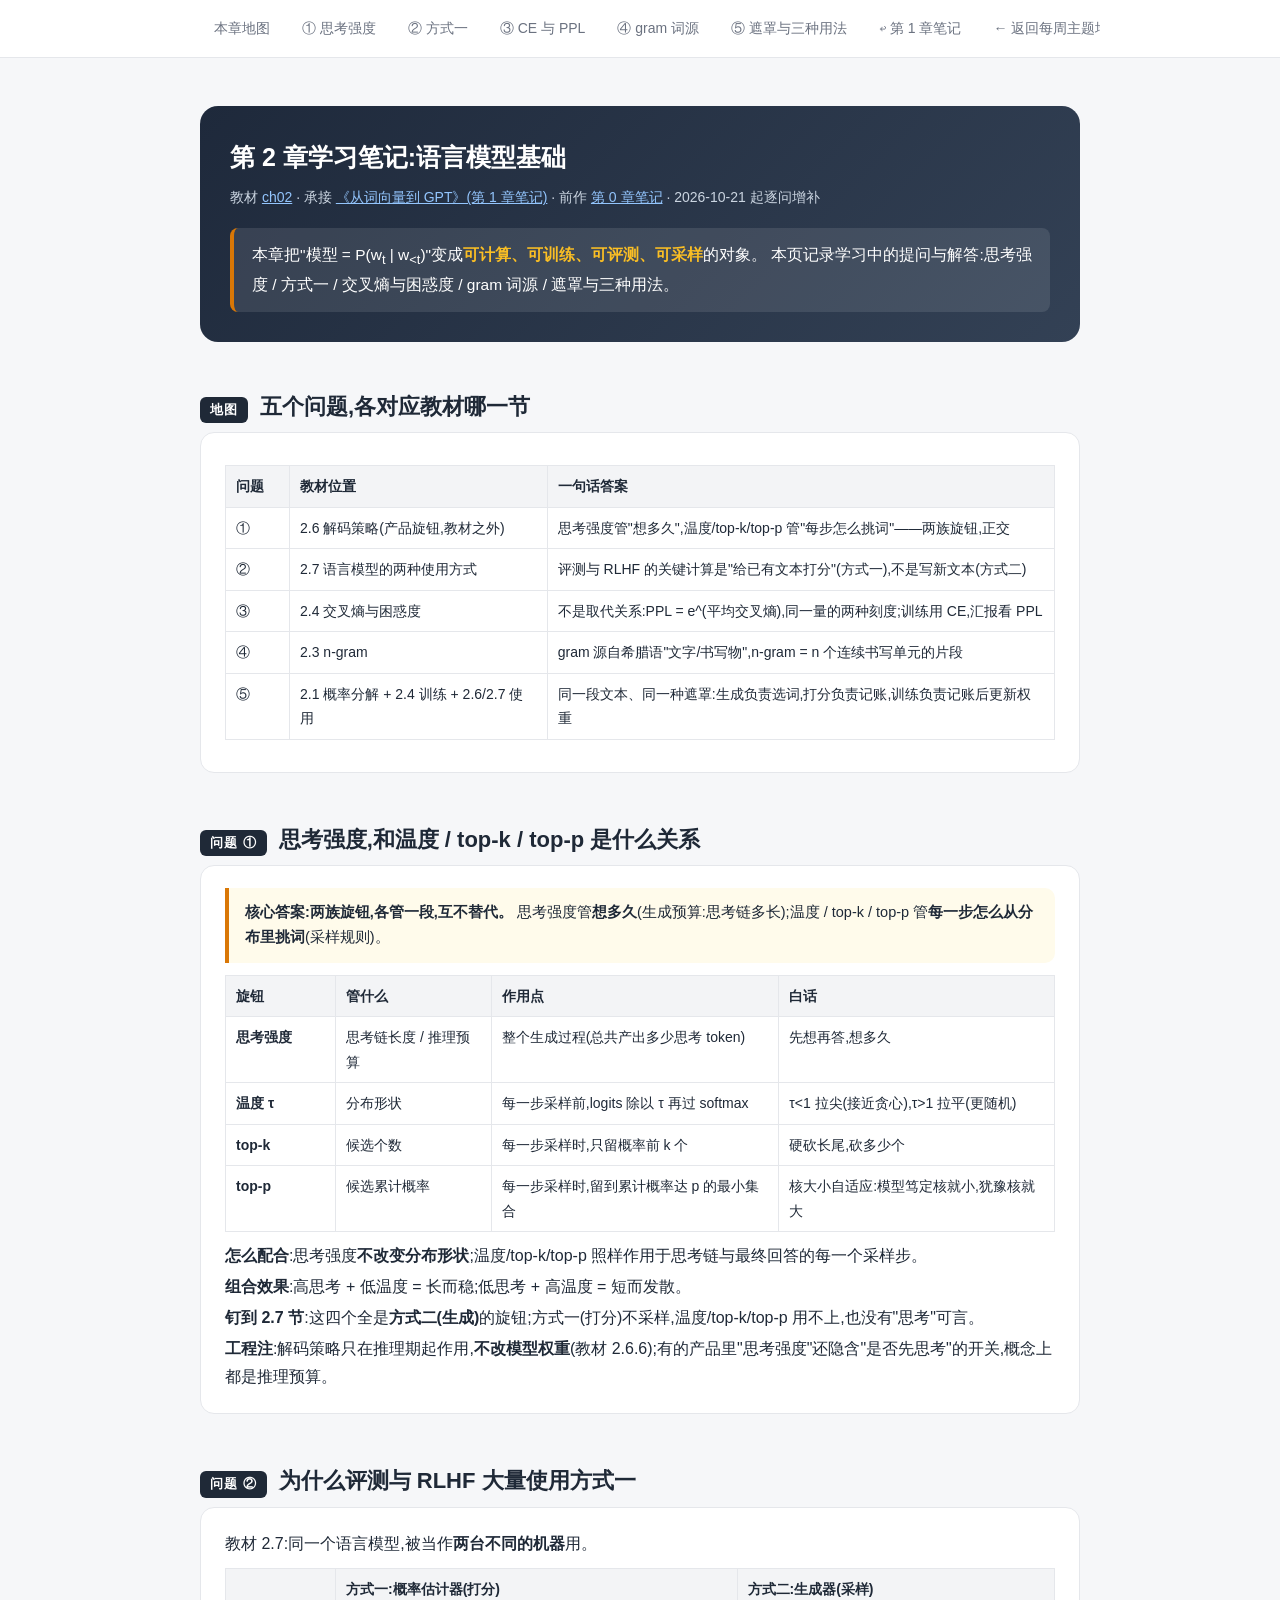
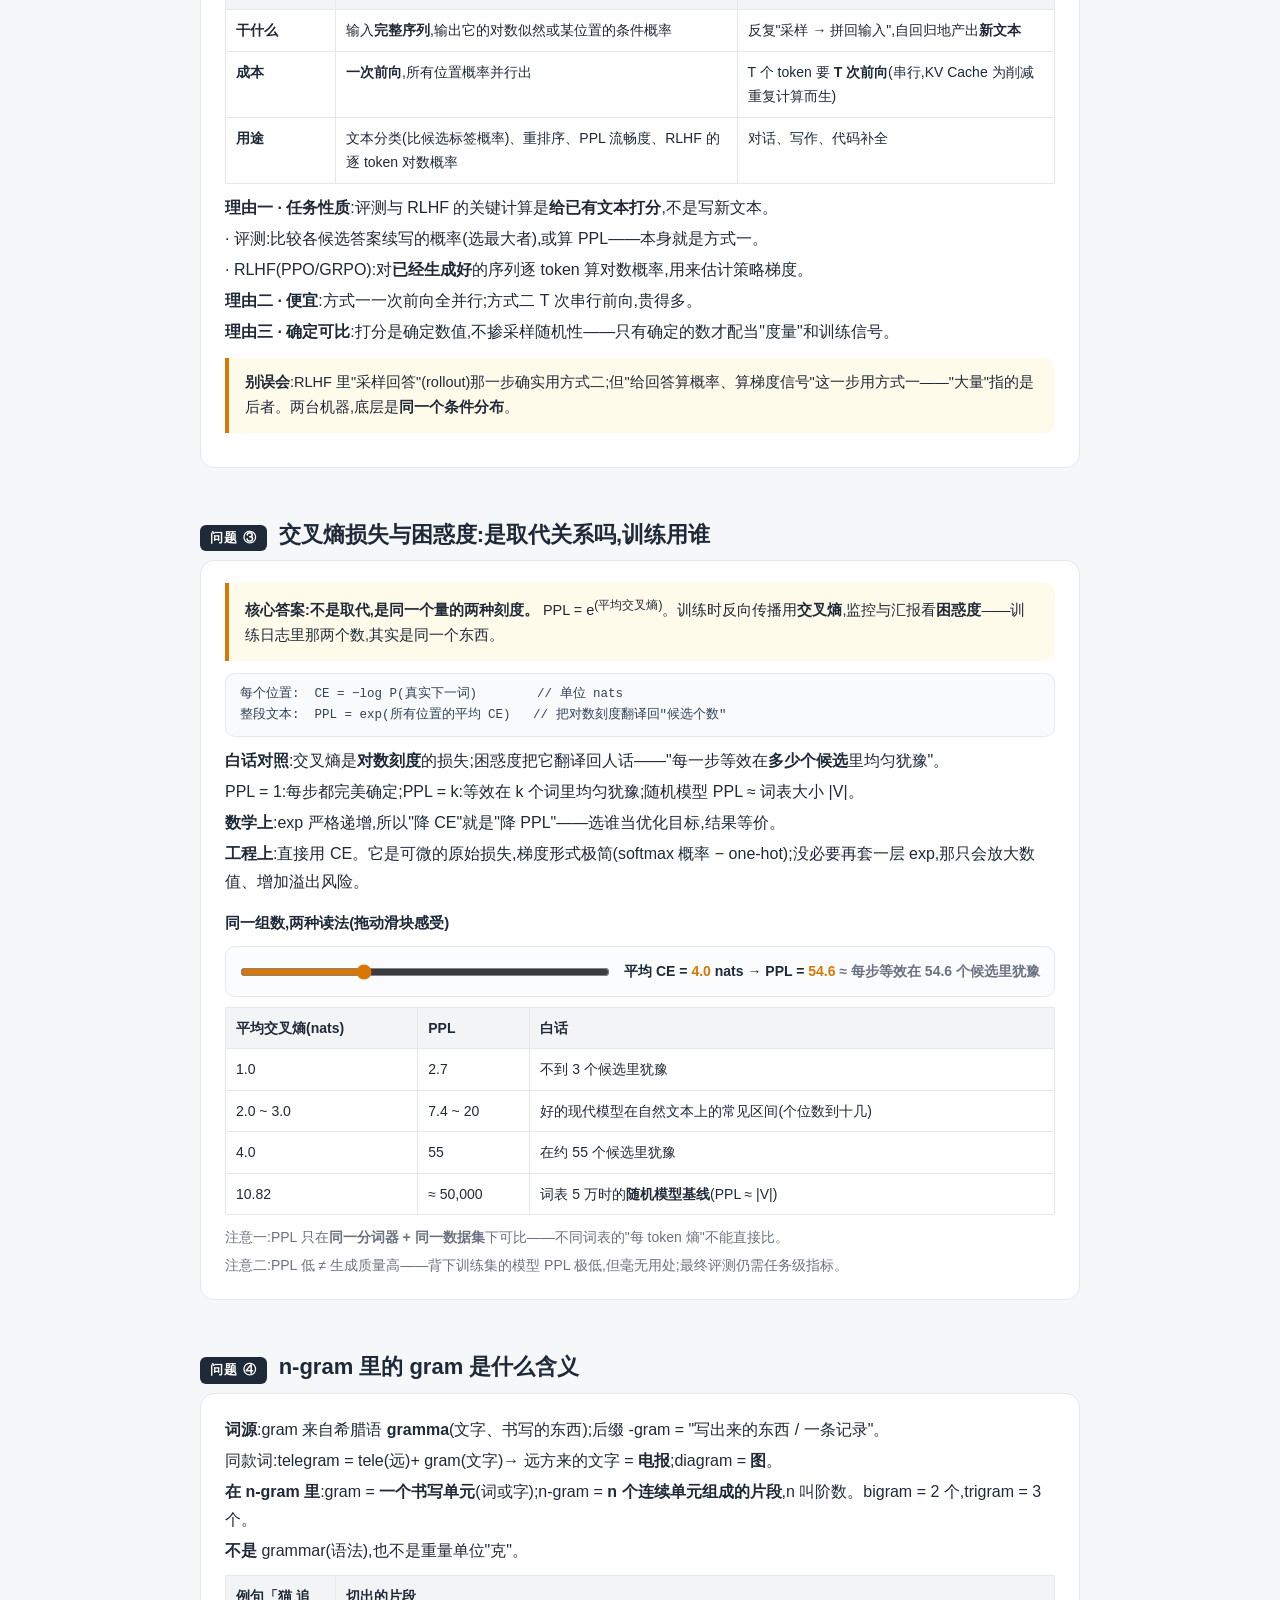
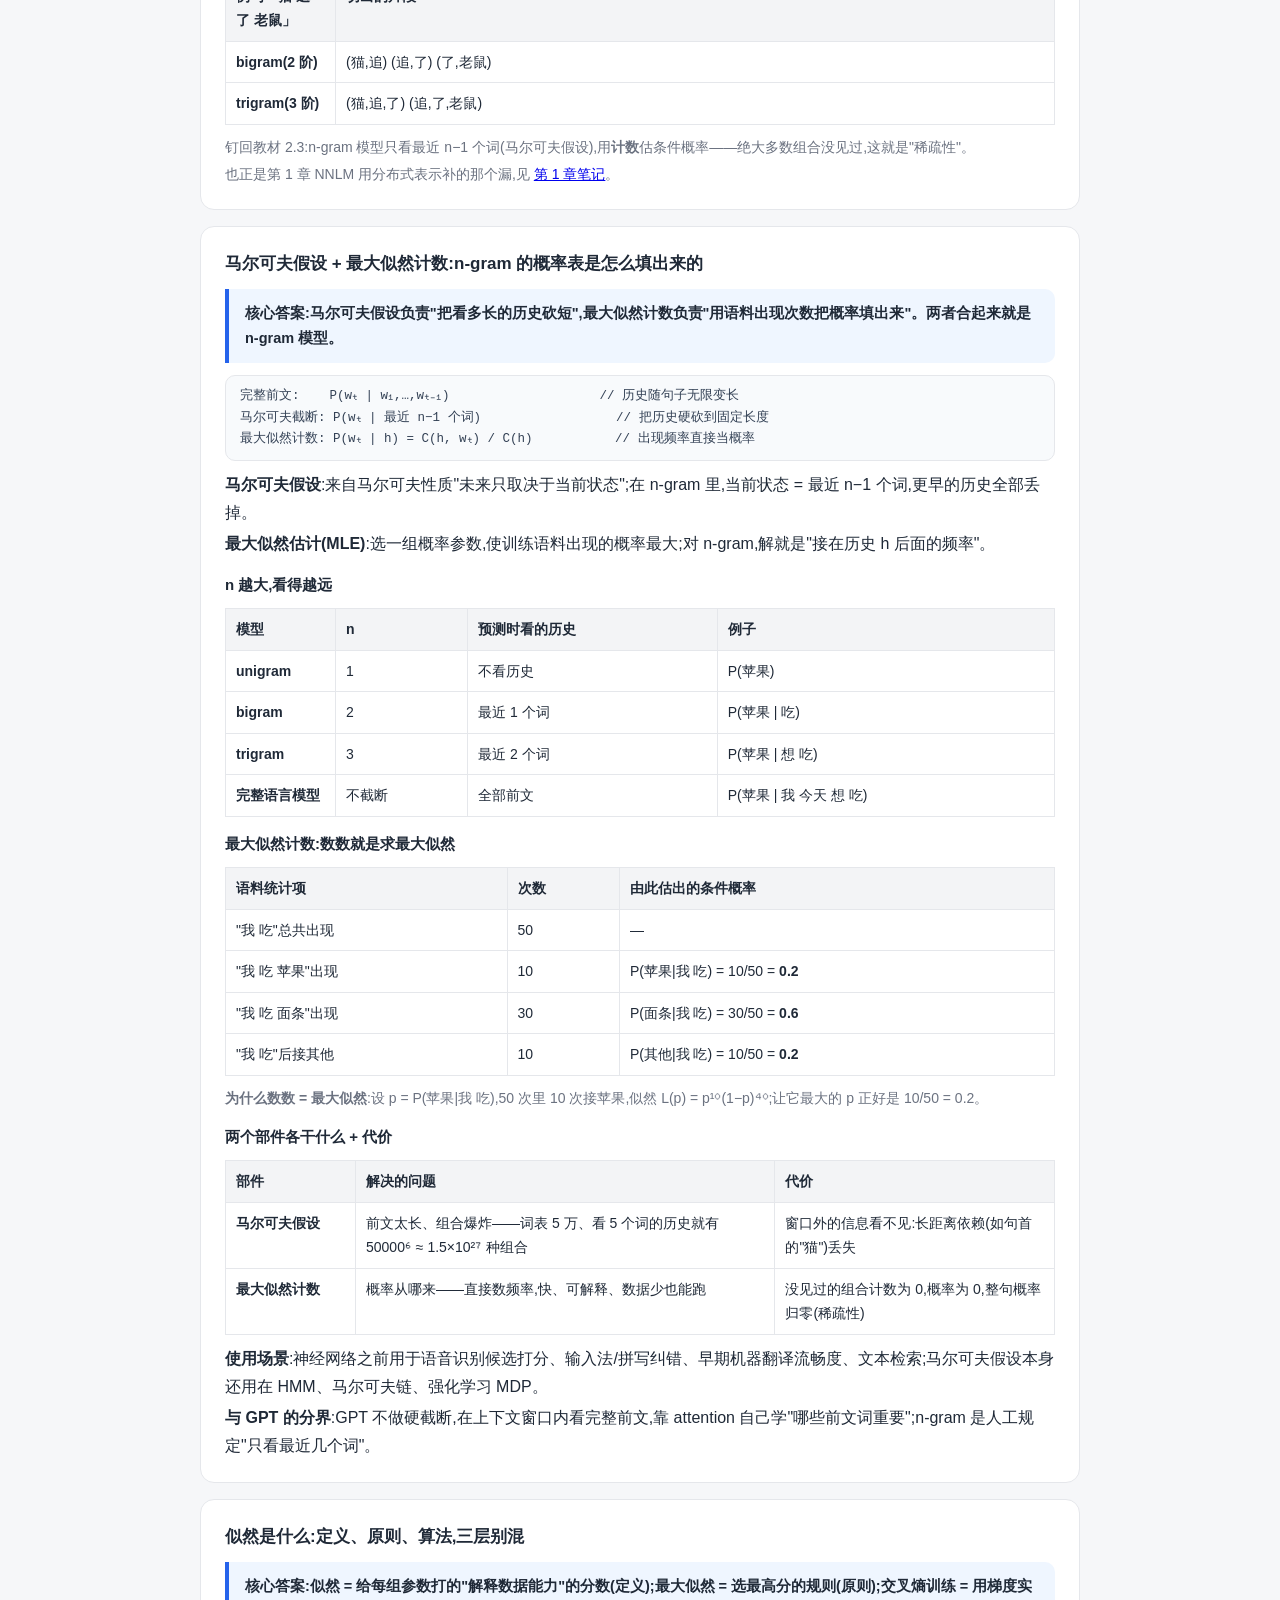
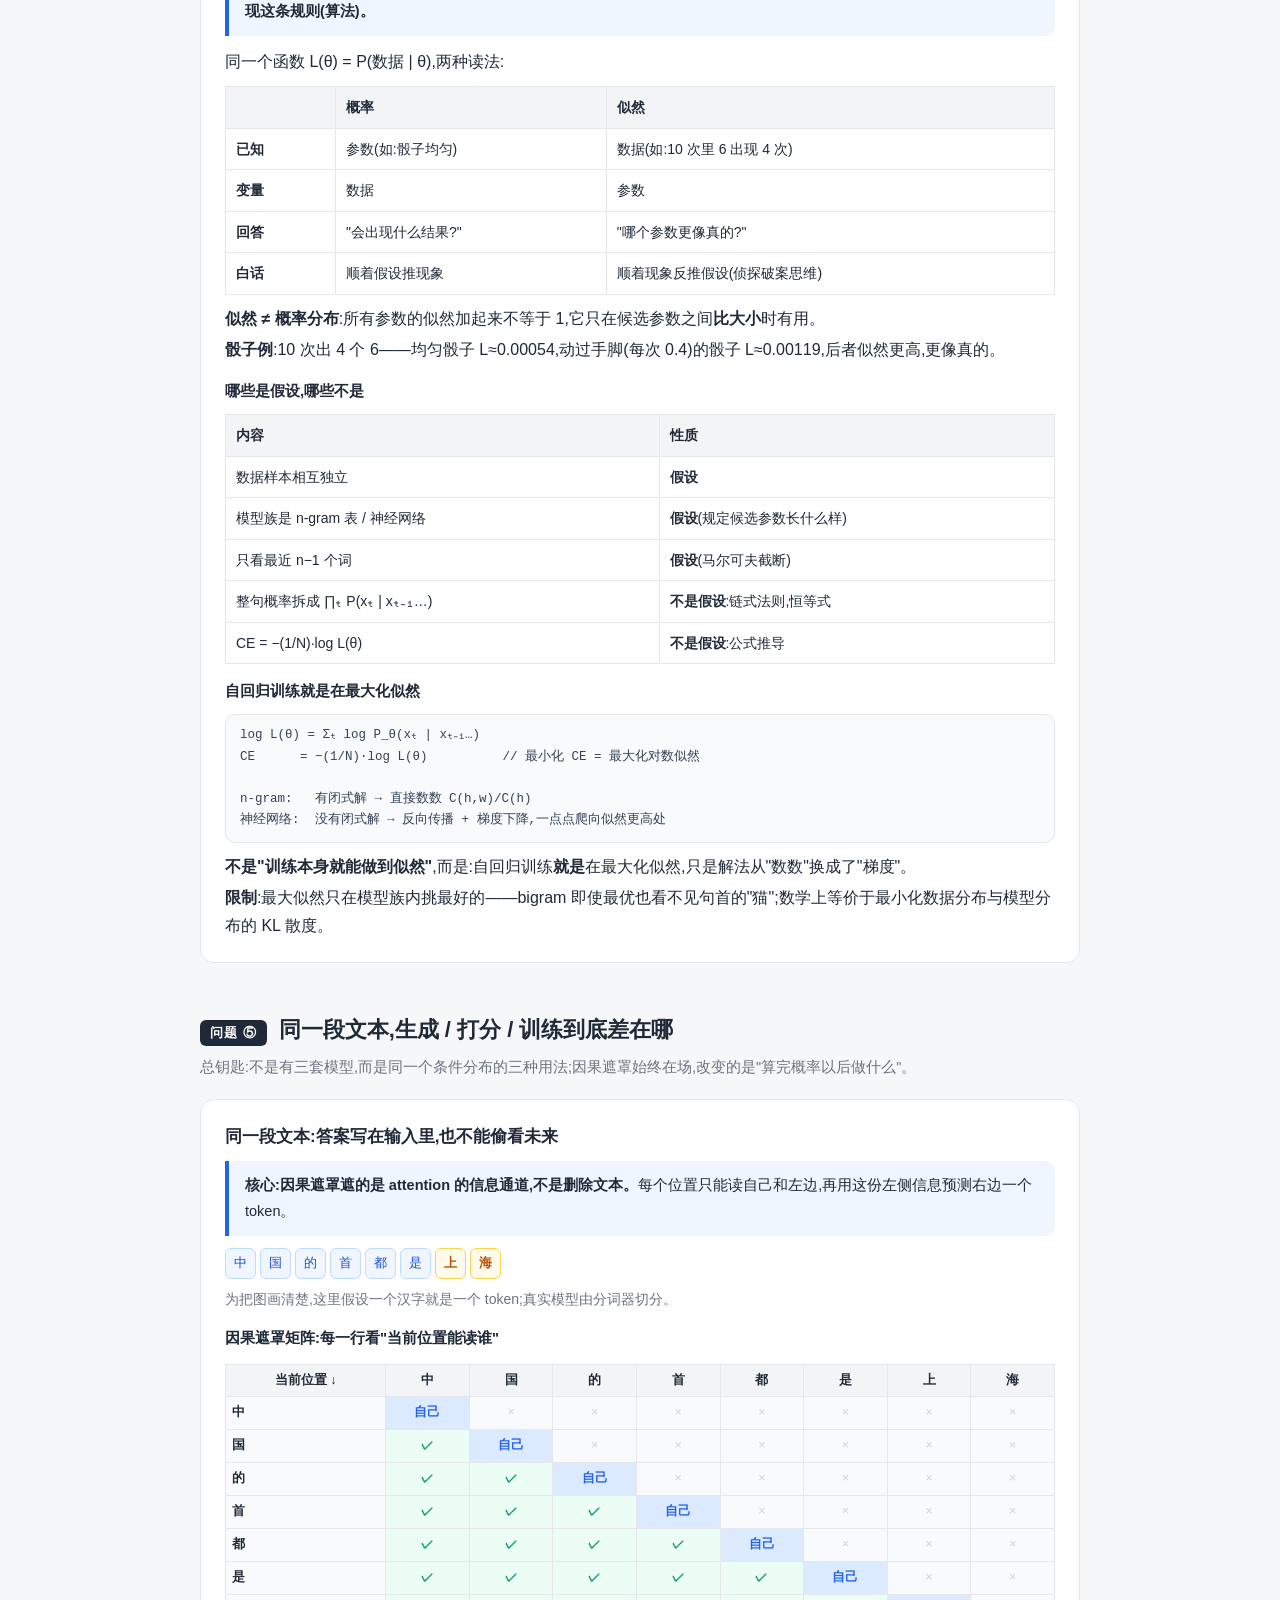
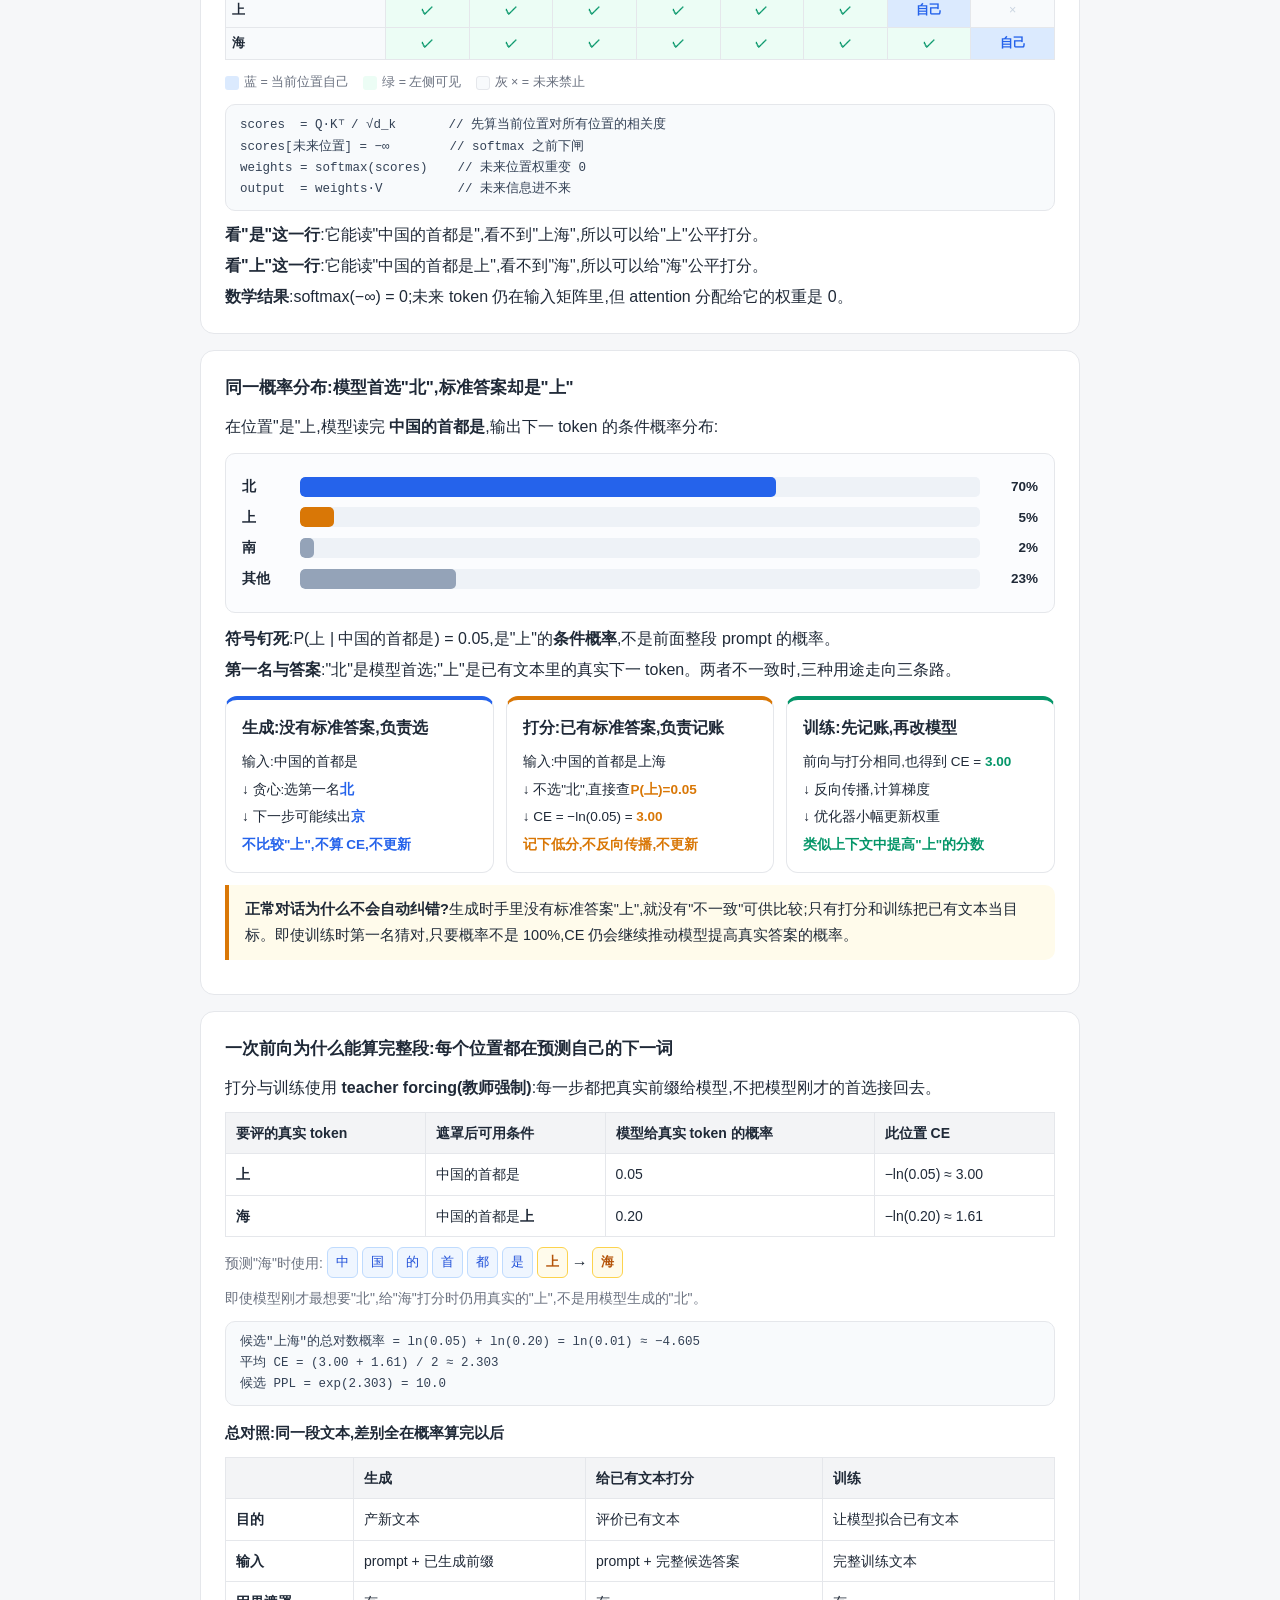
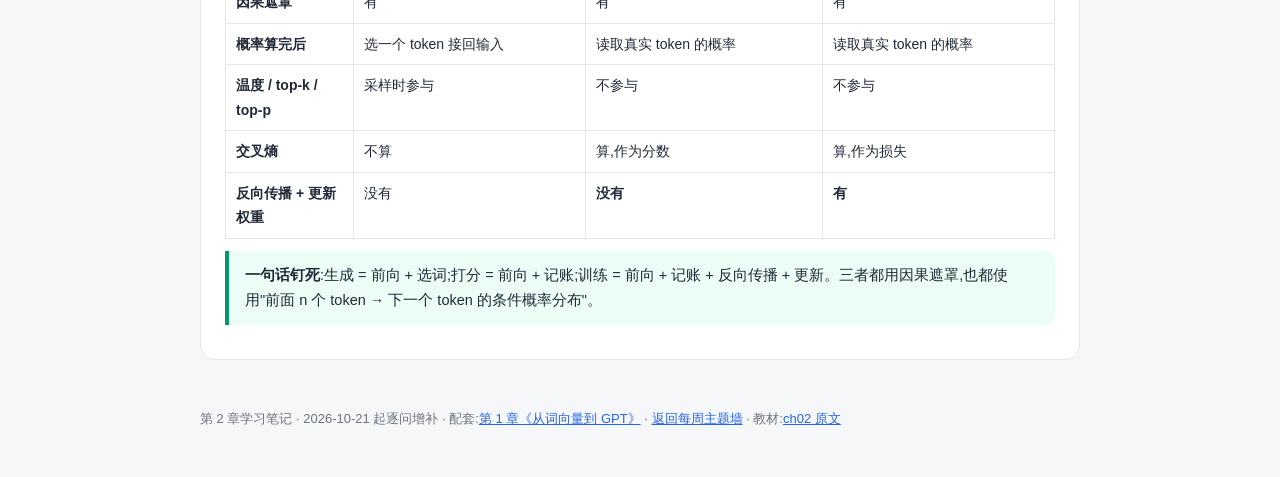
<file: docs/llm-lm-basics-ch2-总结.html>
<!DOCTYPE html>
<html lang="zh-CN">
<head>
<meta charset="UTF-8">
<meta name="viewport" content="width=device-width, initial-scale=1.0">
<title>第 2 章学习笔记 · 语言模型基础</title>
<style>
  :root{
    --ink:#1f2937; --sub:#6b7280; --bg:#f6f7f9; --card:#ffffff; --line:#e5e7eb;
    --blue:#2563eb; --purple:#7c3aed; --cyan:#0891b2; --amber:#d97706; --red:#dc2626; --green:#059669;
  }
  *{box-sizing:border-box; margin:0; padding:0}
  html{scroll-behavior:smooth}
  body{font-family:"PingFang SC","Hiragino Sans GB","Microsoft YaHei",-apple-system,sans-serif;
       color:var(--ink); background:var(--bg); line-height:1.75; font-size:16px}
  .wrap{max-width:920px; margin:0 auto; padding:0 20px}
  nav{position:sticky; top:0; z-index:50; background:rgba(255,255,255,.95); border-bottom:1px solid var(--line);
      backdrop-filter:blur(6px)}
  nav .wrap{display:flex; gap:4px; overflow-x:auto; padding:10px 20px}
  nav a{flex-shrink:0; padding:6px 14px; border-radius:999px; color:var(--sub); text-decoration:none; font-size:14px; white-space:nowrap}
  nav a:hover{background:#eef2f7; color:var(--ink)}
  header{padding:48px 0 20px}
  .key{background:linear-gradient(135deg,#1e293b,#334155); color:#fff; border-radius:18px; padding:30px 30px}
  .key h1{font-size:25px; margin-bottom:6px}
  .key .sub{color:#cbd5e1; font-size:14px; margin-bottom:18px}
  .key .sub a{color:#93c5fd}
  .key .q{background:rgba(255,255,255,.1); border-left:4px solid var(--amber); padding:13px 18px; border-radius:8px;
          font-size:15.5px}
  .key .q b{color:#fbbf24}
  section{padding:26px 0 6px}
  .sec-head{display:flex; align-items:baseline; gap:12px; margin-bottom:6px}
  .sec-no{font-size:13px; font-weight:700; color:#fff; background:var(--ink); border-radius:6px; padding:2px 10px; letter-spacing:1px}
  h2{font-size:22px}
  .lead{color:var(--sub); font-size:14.5px; margin-bottom:18px}
  .card{background:var(--card); border:1px solid var(--line); border-radius:14px; padding:22px 24px; margin-bottom:16px}
  h3{font-size:17px; margin-bottom:10px}
  h4{font-size:15px; margin:14px 0 6px}
  p{margin-bottom:8px}
  .dim{color:var(--sub); font-size:14px}
  .cl{display:block}
  .cl+.cl{margin-top:3px}
  .callout{border-left:4px solid var(--blue); background:#eff6ff; border-radius:0 10px 10px 0; padding:12px 16px; margin:12px 0; font-size:14.5px}
  .callout.amber{border-color:var(--amber); background:#fffbeb}
  .callout.green{border-color:var(--green); background:#ecfdf5}
  .codeblk{background:#f8fafc; border:1px solid var(--line); border-radius:10px; padding:10px 14px;
           font-family:ui-monospace,SFMono-Regular,Menlo,Consolas,monospace; font-size:12.5px;
           line-height:1.7; color:#334155; overflow-x:auto; margin:10px 0}
  table{width:100%; border-collapse:collapse; font-size:14px; margin:10px 0}
  th,td{border:1px solid var(--line); padding:8px 10px; text-align:left; vertical-align:top}
  th{background:#f3f4f6; font-weight:600}
  .num{font-variant-numeric:tabular-nums; white-space:nowrap}
  .memwrap{margin-top:14px}
  .ppl-lab{display:flex; gap:14px; align-items:center; flex-wrap:wrap; background:#fbfcfe;
           border:1px solid var(--line); border-radius:10px; padding:12px 14px; margin-top:10px}
  .ppl-lab input[type=range]{flex:1; min-width:180px; accent-color:var(--amber)}
  .ppl-out{font-size:14px; font-weight:600}
  .ppl-out b{color:var(--amber)}
  .mask-scroll{overflow-x:auto; margin:12px 0}
  .mask-tbl{min-width:620px; margin:0; font-size:12.5px; text-align:center}
  .mask-tbl th,.mask-tbl td{padding:5px 6px; text-align:center; white-space:nowrap}
  .mask-tbl .rowhead{text-align:left; font-weight:600; background:#f8fafc}
  .mask-tbl .allow{background:#ecfdf5; color:var(--green); font-weight:700}
  .mask-tbl .self{background:#dbeafe; color:var(--blue); font-weight:700}
  .mask-tbl .blocked{background:#f8fafc; color:#cbd5e1}
  .legend{display:flex; gap:14px; flex-wrap:wrap; font-size:12.5px; color:var(--sub); margin-top:8px}
  .legend span{display:flex; align-items:center; gap:5px}
  .swatch{width:14px; height:14px; border-radius:3px; display:inline-block}
  .prob-chart{border:1px solid var(--line); border-radius:10px; padding:14px 16px; margin:12px 0; background:#fbfcfe}
  .prob-row{display:grid; grid-template-columns:48px 1fr 48px; gap:10px; align-items:center; margin:7px 0; font-size:13.5px}
  .prob-row .pval{text-align:right; font-variant-numeric:tabular-nums; font-weight:700}
  .prob-track{height:20px; background:#eef2f7; border-radius:5px; overflow:hidden}
  .prob-fill{height:100%; border-radius:5px}
  .p-blue{background:var(--blue)} .p-orange{background:var(--amber)} .p-gray{background:#94a3b8}
  .mode-grid{display:grid; grid-template-columns:repeat(auto-fit,minmax(235px,1fr)); gap:12px; margin:12px 0}
  .mode-card{border:1px solid var(--line); border-top:4px solid var(--blue); border-radius:12px; padding:14px 16px; background:#fff}
  .mode-card.score{border-top-color:var(--amber)} .mode-card.train{border-top-color:var(--green)}
  .mode-card h4{margin:0 0 8px; font-size:16px}
  .mode-card .flow{font-size:13.5px; line-height:1.85}
  .mode-card .flow b{color:var(--blue)} .mode-card.score .flow b{color:var(--amber)} .mode-card.train .flow b{color:var(--green)}
  .seq{display:flex; gap:4px; flex-wrap:wrap; align-items:center; margin:8px 0}
  .tok{padding:3px 8px; border:1px solid #bfdbfe; background:#eff6ff; color:#1d4ed8; border-radius:6px; font-size:13px}
  .tok.target{border-color:#fcd34d; background:#fffbeb; color:#b45309; font-weight:700}
  .tok.generated{border-color:#a7f3d0; background:#ecfdf5; color:#047857; font-weight:700}
  .tok.future{border-style:dashed; border-color:#cbd5e1; background:#f8fafc; color:#94a3b8}
  footer{padding:26px 0 46px; color:var(--sub); font-size:13px}
  footer a{color:var(--blue)}
</style>
</head>
<body>
<nav><div class="wrap">
  <a href="#map">本章地图</a>
  <a href="#q1">① 思考强度</a>
  <a href="#q2">② 方式一</a>
  <a href="#q3">③ CE 与 PPL</a>
  <a href="#q4">④ gram 词源</a>
  <a href="#q5">⑤ 遮罩与三种用法</a>
  <a href="llm-history-ch1-总结.html">↩ 第 1 章笔记</a>
  <a href="./">← 返回每周主题墙</a>
</div></nav>

<header><div class="wrap">
  <div class="key">
    <h1>第 2 章学习笔记:语言模型基础</h1>
    <div class="sub">教材 <a href="https://jiejin93.github.io/llm-textbook/ch02.html">ch02</a> · 承接 <a href="llm-history-ch1-总结.html">《从词向量到 GPT》(第 1 章笔记)</a> · 前作 <a href="llm-math-ch0-总结.html">第 0 章笔记</a> · 2026-10-21 起逐问增补</div>
    <div class="q">本章把"模型 = P(w<sub>t</sub> | w<sub>&lt;t</sub>)"变成<b>可计算、可训练、可评测、可采样</b>的对象。
      本页记录学习中的提问与解答:思考强度 / 方式一 / 交叉熵与困惑度 / gram 词源 / 遮罩与三种用法。</div>
  </div>
</div></header>

<section id="map"><div class="wrap">
  <div class="sec-head"><span class="sec-no">地图</span><h2>五个问题,各对应教材哪一节</h2></div>
  <div class="card">
    <table>
      <tr><th style="width:64px">问题</th><th>教材位置</th><th>一句话答案</th></tr>
      <tr><td class="num">①</td><td>2.6 解码策略(产品旋钮,教材之外)</td><td>思考强度管"想多久",温度/top-k/top-p 管"每步怎么挑词"——两族旋钮,正交</td></tr>
      <tr><td class="num">②</td><td>2.7 语言模型的两种使用方式</td><td>评测与 RLHF 的关键计算是"给已有文本打分"(方式一),不是写新文本(方式二)</td></tr>
      <tr><td class="num">③</td><td>2.4 交叉熵与困惑度</td><td>不是取代关系:PPL = e^(平均交叉熵),同一量的两种刻度;训练用 CE,汇报看 PPL</td></tr>
      <tr><td class="num">④</td><td>2.3 n-gram</td><td>gram 源自希腊语"文字/书写物",n-gram = n 个连续书写单元的片段</td></tr>
      <tr><td class="num">⑤</td><td>2.1 概率分解 + 2.4 训练 + 2.6/2.7 使用</td><td>同一段文本、同一种遮罩:生成负责选词,打分负责记账,训练负责记账后更新权重</td></tr>
    </table>
  </div>
</div></section>

<section id="q1"><div class="wrap">
  <div class="sec-head"><span class="sec-no">问题 ①</span><h2>思考强度,和温度 / top-k / top-p 是什么关系</h2></div>
  <div class="card">
    <div class="callout amber" style="margin-top:0"><b>核心答案:两族旋钮,各管一段,互不替代。</b>
      思考强度管<b>想多久</b>(生成预算:思考链多长);温度 / top-k / top-p 管<b>每一步怎么从分布里挑词</b>(采样规则)。</div>
    <table>
      <tr><th style="width:110px">旋钮</th><th>管什么</th><th>作用点</th><th>白话</th></tr>
      <tr><td><b>思考强度</b></td><td>思考链长度 / 推理预算</td><td>整个生成过程(总共产出多少思考 token)</td><td>先想再答,想多久</td></tr>
      <tr><td><b>温度 τ</b></td><td>分布形状</td><td>每一步采样前,logits 除以 τ 再过 softmax</td><td>τ&lt;1 拉尖(接近贪心),τ&gt;1 拉平(更随机)</td></tr>
      <tr><td><b>top-k</b></td><td>候选个数</td><td>每一步采样时,只留概率前 k 个</td><td>硬砍长尾,砍多少个</td></tr>
      <tr><td><b>top-p</b></td><td>候选累计概率</td><td>每一步采样时,留到累计概率达 p 的最小集合</td><td>核大小自适应:模型笃定核就小,犹豫核就大</td></tr>
    </table>
    <p style="margin:0">
      <span class="cl"><b>怎么配合</b>:思考强度<b>不改变分布形状</b>;温度/top-k/top-p 照样作用于思考链与最终回答的每一个采样步。</span>
      <span class="cl"><b>组合效果</b>:高思考 + 低温度 = 长而稳;低思考 + 高温度 = 短而发散。</span>
      <span class="cl"><b>钉到 2.7 节</b>:这四个全是<b>方式二(生成)</b>的旋钮;方式一(打分)不采样,温度/top-k/top-p 用不上,也没有"思考"可言。</span>
      <span class="cl"><b>工程注</b>:解码策略只在推理期起作用,<b>不改模型权重</b>(教材 2.6.6);有的产品里"思考强度"还隐含"是否先思考"的开关,概念上都是推理预算。</span>
    </p>
  </div>
</div></section>

<section id="q2"><div class="wrap">
  <div class="sec-head"><span class="sec-no">问题 ②</span><h2>为什么评测与 RLHF 大量使用方式一</h2></div>
  <div class="card">
    <p style="margin-top:0">教材 2.7:同一个语言模型,被当作<b>两台不同的机器</b>用。</p>
    <table>
      <tr><th style="width:110px"></th><th>方式一:概率估计器(打分)</th><th>方式二:生成器(采样)</th></tr>
      <tr><td><b>干什么</b></td><td>输入<b>完整序列</b>,输出它的对数似然或某位置的条件概率</td><td>反复"采样 → 拼回输入",自回归地产出<b>新文本</b></td></tr>
      <tr><td><b>成本</b></td><td><b>一次前向</b>,所有位置概率并行出</td><td>T 个 token 要 <b>T 次前向</b>(串行,KV Cache 为削减重复计算而生)</td></tr>
      <tr><td><b>用途</b></td><td>文本分类(比候选标签概率)、重排序、PPL 流畅度、RLHF 的逐 token 对数概率</td><td>对话、写作、代码补全</td></tr>
    </table>
    <p style="margin:0">
      <span class="cl"><b>理由一 · 任务性质</b>:评测与 RLHF 的关键计算是<b>给已有文本打分</b>,不是写新文本。</span>
      <span class="cl">· 评测:比较各候选答案续写的概率(选最大者),或算 PPL——本身就是方式一。</span>
      <span class="cl">· RLHF(PPO/GRPO):对<b>已经生成好</b>的序列逐 token 算对数概率,用来估计策略梯度。</span>
      <span class="cl"><b>理由二 · 便宜</b>:方式一一次前向全并行;方式二 T 次串行前向,贵得多。</span>
      <span class="cl"><b>理由三 · 确定可比</b>:打分是确定数值,不掺采样随机性——只有确定的数才配当"度量"和训练信号。</span>
    </p>
    <div class="callout amber"><b>别误会</b>:RLHF 里"采样回答"(rollout)那一步确实用方式二;但"给回答算概率、算梯度信号"这一步用方式一——"大量"指的是后者。两台机器,底层是<b>同一个条件分布</b>。</div>
  </div>
</div></section>

<section id="q3"><div class="wrap">
  <div class="sec-head"><span class="sec-no">问题 ③</span><h2>交叉熵损失与困惑度:是取代关系吗,训练用谁</h2></div>
  <div class="card">
    <div class="callout amber" style="margin-top:0"><b>核心答案:不是取代,是同一个量的两种刻度。</b>
      PPL = e<sup>(平均交叉熵)</sup>。训练时反向传播用<b>交叉熵</b>,监控与汇报看<b>困惑度</b>——训练日志里那两个数,其实是同一个东西。</div>
    <pre class="codeblk">每个位置:  CE = −log P(真实下一词)        // 单位 nats
整段文本:  PPL = exp(所有位置的平均 CE)   // 把对数刻度翻译回"候选个数"</pre>
    <p style="margin:0">
      <span class="cl"><b>白话对照</b>:交叉熵是<b>对数刻度</b>的损失;困惑度把它翻译回人话——"每一步等效在<b>多少个候选</b>里均匀犹豫"。</span>
      <span class="cl">PPL = 1:每步都完美确定;PPL = k:等效在 k 个词里均匀犹豫;随机模型 PPL ≈ 词表大小 |V|。</span>
      <span class="cl"><b>数学上</b>:exp 严格递增,所以"降 CE"就是"降 PPL"——选谁当优化目标,结果等价。</span>
      <span class="cl"><b>工程上</b>:直接用 CE。它是可微的原始损失,梯度形式极简(softmax 概率 − one-hot);没必要再套一层 exp,那只会放大数值、增加溢出风险。</span>
    </p>
    <h4>同一组数,两种读法(拖动滑块感受)</h4>
    <div class="ppl-lab">
      <input type="range" id="ceSlider" min="0.1" max="12" step="0.1" value="4">
      <div class="ppl-out">平均 CE = <b id="ceVal">4.0</b> nats → PPL = <b id="pplVal">54.6</b><span class="dim" id="pplNote"></span></div>
    </div>
    <table>
      <tr><th>平均交叉熵(nats)</th><th>PPL</th><th>白话</th></tr>
      <tr><td class="num">1.0</td><td class="num">2.7</td><td>不到 3 个候选里犹豫</td></tr>
      <tr><td class="num">2.0 ~ 3.0</td><td class="num">7.4 ~ 20</td><td>好的现代模型在自然文本上的常见区间(个位数到十几)</td></tr>
      <tr><td class="num">4.0</td><td class="num">55</td><td>在约 55 个候选里犹豫</td></tr>
      <tr><td class="num">10.82</td><td class="num">≈ 50,000</td><td>词表 5 万时的<b>随机模型基线</b>(PPL ≈ |V|)</td></tr>
    </table>
    <p class="dim" style="margin:0">
      <span class="cl">注意一:PPL 只在<b>同一分词器 + 同一数据集</b>下可比——不同词表的"每 token 熵"不能直接比。</span>
      <span class="cl">注意二:PPL 低 ≠ 生成质量高——背下训练集的模型 PPL 极低,但毫无用处;最终评测仍需任务级指标。</span>
    </p>
  </div>
</div></section>

<section id="q4"><div class="wrap">
  <div class="sec-head"><span class="sec-no">问题 ④</span><h2>n-gram 里的 gram 是什么含义</h2></div>
  <div class="card">
    <p style="margin:0">
      <span class="cl"><b>词源</b>:gram 来自希腊语 <b>gramma</b>(文字、书写的东西);后缀 -gram = "写出来的东西 / 一条记录"。</span>
      <span class="cl">同款词:telegram = tele(远)+ gram(文字)→ 远方来的文字 = <b>电报</b>;diagram = <b>图</b>。</span>
      <span class="cl"><b>在 n-gram 里</b>:gram = <b>一个书写单元</b>(词或字);n-gram = <b>n 个连续单元组成的片段</b>,n 叫阶数。bigram = 2 个,trigram = 3 个。</span>
      <span class="cl"><b>不是</b> grammar(语法),也不是重量单位"克"。</span>
    </p>
    <table>
      <tr><th style="width:110px">例句「猫 追 了 老鼠」</th><th>切出的片段</th></tr>
      <tr><td><b>bigram(2 阶)</b></td><td>(猫,追) (追,了) (了,老鼠)</td></tr>
      <tr><td><b>trigram(3 阶)</b></td><td>(猫,追,了) (追,了,老鼠)</td></tr>
    </table>
    <p class="dim" style="margin:0">
      <span class="cl">钉回教材 2.3:n-gram 模型只看最近 n−1 个词(马尔可夫假设),用<b>计数</b>估条件概率——绝大多数组合没见过,这就是"稀疏性"。</span>
      <span class="cl">也正是第 1 章 NNLM 用分布式表示补的那个漏,见 <a href="llm-history-ch1-总结.html">第 1 章笔记</a>。</span>
    </p>
  </div>

  <div class="card">
    <h3>马尔可夫假设 + 最大似然计数:n-gram 的概率表是怎么填出来的</h3>
    <div class="callout" style="margin-top:0"><b>核心答案:马尔可夫假设负责"把看多长的历史砍短",最大似然计数负责"用语料出现次数把概率填出来"。两者合起来就是 n-gram 模型。</b></div>
    <pre class="codeblk">完整前文:    P(wₜ | w₁,…,wₜ₋₁)                    // 历史随句子无限变长
马尔可夫截断: P(wₜ | 最近 n−1 个词)                  // 把历史硬砍到固定长度
最大似然计数: P(wₜ | h) = C(h, wₜ) / C(h)           // 出现频率直接当概率</pre>
    <p style="margin:0">
      <span class="cl"><b>马尔可夫假设</b>:来自马尔可夫性质"未来只取决于当前状态";在 n-gram 里,当前状态 = 最近 n−1 个词,更早的历史全部丢掉。</span>
      <span class="cl"><b>最大似然估计(MLE)</b>:选一组概率参数,使训练语料出现的概率最大;对 n-gram,解就是"接在历史 h 后面的频率"。</span>
    </p>
    <h4>n 越大,看得越远</h4>
    <table>
      <tr><th style="width:110px">模型</th><th class="num">n</th><th>预测时看的历史</th><th>例子</th></tr>
      <tr><td><b>unigram</b></td><td class="num">1</td><td>不看历史</td><td>P(苹果)</td></tr>
      <tr><td><b>bigram</b></td><td class="num">2</td><td>最近 1 个词</td><td>P(苹果 | 吃)</td></tr>
      <tr><td><b>trigram</b></td><td class="num">3</td><td>最近 2 个词</td><td>P(苹果 | 想 吃)</td></tr>
      <tr><td><b>完整语言模型</b></td><td class="num">不截断</td><td>全部前文</td><td>P(苹果 | 我 今天 想 吃)</td></tr>
    </table>
    <h4>最大似然计数:数数就是求最大似然</h4>
    <table>
      <tr><th>语料统计项</th><th class="num">次数</th><th>由此估出的条件概率</th></tr>
      <tr><td>"我 吃"总共出现</td><td class="num">50</td><td>—</td></tr>
      <tr><td>"我 吃 苹果"出现</td><td class="num">10</td><td class="num">P(苹果|我 吃) = 10/50 = <b>0.2</b></td></tr>
      <tr><td>"我 吃 面条"出现</td><td class="num">30</td><td class="num">P(面条|我 吃) = 30/50 = <b>0.6</b></td></tr>
      <tr><td>"我 吃"后接其他</td><td class="num">10</td><td class="num">P(其他|我 吃) = 10/50 = <b>0.2</b></td></tr>
    </table>
    <p class="dim" style="margin:0">
      <span class="cl"><b>为什么数数 = 最大似然</b>:设 p = P(苹果|我 吃),50 次里 10 次接苹果,似然 L(p) = p¹⁰(1−p)⁴⁰;让它最大的 p 正好是 10/50 = 0.2。</span>
    </p>
    <h4>两个部件各干什么 + 代价</h4>
    <table>
      <tr><th style="width:130px">部件</th><th>解决的问题</th><th>代价</th></tr>
      <tr><td><b>马尔可夫假设</b></td><td>前文太长、组合爆炸——词表 5 万、看 5 个词的历史就有 50000⁶ ≈ 1.5×10²⁷ 种组合</td><td>窗口外的信息看不见:长距离依赖(如句首的"猫")丢失</td></tr>
      <tr><td><b>最大似然计数</b></td><td>概率从哪来——直接数频率,快、可解释、数据少也能跑</td><td>没见过的组合计数为 0,概率为 0,整句概率归零(稀疏性)</td></tr>
    </table>
    <p style="margin:0">
      <span class="cl"><b>使用场景</b>:神经网络之前用于语音识别候选打分、输入法/拼写纠错、早期机器翻译流畅度、文本检索;马尔可夫假设本身还用在 HMM、马尔可夫链、强化学习 MDP。</span>
      <span class="cl"><b>与 GPT 的分界</b>:GPT 不做硬截断,在上下文窗口内看完整前文,靠 attention 自己学"哪些前文词重要";n-gram 是人工规定"只看最近几个词"。</span>
    </p>
  </div>

  <div class="card">
    <h3>似然是什么:定义、原则、算法,三层别混</h3>
    <div class="callout" style="margin-top:0"><b>核心答案:似然 = 给每组参数打的"解释数据能力"的分数(定义);最大似然 = 选最高分的规则(原则);交叉熵训练 = 用梯度实现这条规则(算法)。</b></div>
    <p style="margin-top:0">同一个函数 L(θ) = P(数据 | θ),两种读法:</p>
    <table>
      <tr><th style="width:110px"></th><th>概率</th><th>似然</th></tr>
      <tr><td><b>已知</b></td><td>参数(如:骰子均匀)</td><td>数据(如:10 次里 6 出现 4 次)</td></tr>
      <tr><td><b>变量</b></td><td>数据</td><td>参数</td></tr>
      <tr><td><b>回答</b></td><td>"会出现什么结果?"</td><td>"哪个参数更像真的?"</td></tr>
      <tr><td><b>白话</b></td><td>顺着假设推现象</td><td>顺着现象反推假设(侦探破案思维)</td></tr>
    </table>
    <p style="margin:0">
      <span class="cl"><b>似然 ≠ 概率分布</b>:所有参数的似然加起来不等于 1,它只在候选参数之间<b>比大小</b>时有用。</span>
      <span class="cl"><b>骰子例</b>:10 次出 4 个 6——均匀骰子 L≈0.00054,动过手脚(每次 0.4)的骰子 L≈0.00119,后者似然更高,更像真的。</span>
    </p>
    <h4>哪些是假设,哪些不是</h4>
    <table>
      <tr><th>内容</th><th>性质</th></tr>
      <tr><td>数据样本相互独立</td><td><b>假设</b></td></tr>
      <tr><td>模型族是 n-gram 表 / 神经网络</td><td><b>假设</b>(规定候选参数长什么样)</td></tr>
      <tr><td>只看最近 n−1 个词</td><td><b>假设</b>(马尔可夫截断)</td></tr>
      <tr><td>整句概率拆成 ∏ₜ P(xₜ | xₜ₋₁…)</td><td><b>不是假设</b>:链式法则,恒等式</td></tr>
      <tr><td>CE = −(1/N)·log L(θ)</td><td><b>不是假设</b>:公式推导</td></tr>
    </table>
    <h4>自回归训练就是在最大化似然</h4>
    <pre class="codeblk">log L(θ) = Σₜ log P_θ(xₜ | xₜ₋₁…)
CE      = −(1/N)·log L(θ)          // 最小化 CE = 最大化对数似然

n-gram:   有闭式解 → 直接数数 C(h,w)/C(h)
神经网络:  没有闭式解 → 反向传播 + 梯度下降,一点点爬向似然更高处</pre>
    <p style="margin:0">
      <span class="cl"><b>不是"训练本身就能做到似然"</b>,而是:自回归训练<b>就是</b>在最大化似然,只是解法从"数数"换成了"梯度"。</span>
      <span class="cl"><b>限制</b>:最大似然只在模型族内挑最好的——bigram 即使最优也看不见句首的"猫";数学上等价于最小化数据分布与模型分布的 KL 散度。</span>
    </p>
  </div>
</div></section>

<section id="q5"><div class="wrap">
  <div class="sec-head"><span class="sec-no">问题 ⑤</span><h2>同一段文本,生成 / 打分 / 训练到底差在哪</h2></div>
  <div class="lead">总钥匙:不是有三套模型,而是同一个条件分布的三种用法;因果遮罩始终在场,改变的是"算完概率以后做什么"。</div>

  <div class="card">
    <h3>同一段文本:答案写在输入里,也不能偷看未来</h3>
    <div class="callout" style="margin-top:0"><b>核心:因果遮罩遮的是 attention 的信息通道,不是删除文本。</b>每个位置只能读自己和左边,再用这份左侧信息预测右边一个 token。</div>
    <div class="seq" aria-label="示例序列">
      <span class="tok">中</span><span class="tok">国</span><span class="tok">的</span><span class="tok">首</span><span class="tok">都</span><span class="tok">是</span><span class="tok target">上</span><span class="tok target">海</span>
    </div>
    <p class="dim">为把图画清楚,这里假设一个汉字就是一个 token;真实模型由分词器切分。</p>
    <h4>因果遮罩矩阵:每一行看"当前位置能读谁"</h4>
    <div class="mask-scroll">
      <table class="mask-tbl" id="maskTable">
        <tr><th>当前位置 ↓</th><th>中</th><th>国</th><th>的</th><th>首</th><th>都</th><th>是</th><th>上</th><th>海</th></tr>
        <tr><td class="rowhead">中</td><td class="self">自己</td><td class="blocked">×</td><td class="blocked">×</td><td class="blocked">×</td><td class="blocked">×</td><td class="blocked">×</td><td class="blocked">×</td><td class="blocked">×</td></tr>
        <tr><td class="rowhead">国</td><td class="allow">✓</td><td class="self">自己</td><td class="blocked">×</td><td class="blocked">×</td><td class="blocked">×</td><td class="blocked">×</td><td class="blocked">×</td><td class="blocked">×</td></tr>
        <tr><td class="rowhead">的</td><td class="allow">✓</td><td class="allow">✓</td><td class="self">自己</td><td class="blocked">×</td><td class="blocked">×</td><td class="blocked">×</td><td class="blocked">×</td><td class="blocked">×</td></tr>
        <tr><td class="rowhead">首</td><td class="allow">✓</td><td class="allow">✓</td><td class="allow">✓</td><td class="self">自己</td><td class="blocked">×</td><td class="blocked">×</td><td class="blocked">×</td><td class="blocked">×</td></tr>
        <tr><td class="rowhead">都</td><td class="allow">✓</td><td class="allow">✓</td><td class="allow">✓</td><td class="allow">✓</td><td class="self">自己</td><td class="blocked">×</td><td class="blocked">×</td><td class="blocked">×</td></tr>
        <tr><td class="rowhead">是</td><td class="allow">✓</td><td class="allow">✓</td><td class="allow">✓</td><td class="allow">✓</td><td class="allow">✓</td><td class="self">自己</td><td class="blocked">×</td><td class="blocked">×</td></tr>
        <tr><td class="rowhead">上</td><td class="allow">✓</td><td class="allow">✓</td><td class="allow">✓</td><td class="allow">✓</td><td class="allow">✓</td><td class="allow">✓</td><td class="self">自己</td><td class="blocked">×</td></tr>
        <tr><td class="rowhead">海</td><td class="allow">✓</td><td class="allow">✓</td><td class="allow">✓</td><td class="allow">✓</td><td class="allow">✓</td><td class="allow">✓</td><td class="allow">✓</td><td class="self">自己</td></tr>
      </table>
    </div>
    <div class="legend"><span><i class="swatch" style="background:#dbeafe"></i>蓝 = 当前位置自己</span><span><i class="swatch" style="background:#ecfdf5"></i>绿 = 左侧可见</span><span><i class="swatch" style="background:#f8fafc;border:1px solid #e5e7eb"></i>灰 × = 未来禁止</span></div>
    <pre class="codeblk">scores  = Q·Kᵀ / √d_k       // 先算当前位置对所有位置的相关度
scores[未来位置] = −∞        // softmax 之前下闸
weights = softmax(scores)    // 未来位置权重变 0
output  = weights·V          // 未来信息进不来</pre>
    <p style="margin:0">
      <span class="cl"><b>看"是"这一行</b>:它能读"中国的首都是",看不到"上海",所以可以给"上"公平打分。</span>
      <span class="cl"><b>看"上"这一行</b>:它能读"中国的首都是上",看不到"海",所以可以给"海"公平打分。</span>
      <span class="cl"><b>数学结果</b>:softmax(−∞) = 0;未来 token 仍在输入矩阵里,但 attention 分配给它的权重是 0。</span>
    </p>
  </div>

  <div class="card">
    <h3>同一概率分布:模型首选"北",标准答案却是"上"</h3>
    <p style="margin-top:0">在位置"是"上,模型读完 <b>中国的首都是</b>,输出下一 token 的条件概率分布:</p>
    <div class="prob-chart" role="img" aria-label="北百分之七十,上百分之五,南百分之二,其他百分之二十三">
      <div class="prob-row"><b>北</b><div class="prob-track"><div class="prob-fill p-blue" style="width:70%"></div></div><span class="pval">70%</span></div>
      <div class="prob-row"><b>上</b><div class="prob-track"><div class="prob-fill p-orange" style="width:5%"></div></div><span class="pval">5%</span></div>
      <div class="prob-row"><b>南</b><div class="prob-track"><div class="prob-fill p-gray" style="width:2%"></div></div><span class="pval">2%</span></div>
      <div class="prob-row"><b>其他</b><div class="prob-track"><div class="prob-fill p-gray" style="width:23%"></div></div><span class="pval">23%</span></div>
    </div>
    <p style="margin:0">
      <span class="cl"><b>符号钉死</b>:P(上 | 中国的首都是) = 0.05,是"上"的<b>条件概率</b>,不是前面整段 prompt 的概率。</span>
      <span class="cl"><b>第一名与答案</b>:"北"是模型首选;"上"是已有文本里的真实下一 token。两者不一致时,三种用途走向三条路。</span>
    </p>
    <div class="mode-grid">
      <div class="mode-card gen">
        <h4>生成:没有标准答案,负责选</h4>
        <div class="flow">
          <span class="cl">输入:中国的首都是</span>
          <span class="cl">↓ 贪心:选第一名<b>北</b></span>
          <span class="cl">↓ 下一步可能续出<b>京</b></span>
          <span class="cl"><b>不比较"上",不算 CE,不更新</b></span>
        </div>
      </div>
      <div class="mode-card score">
        <h4>打分:已有标准答案,负责记账</h4>
        <div class="flow">
          <span class="cl">输入:中国的首都是上海</span>
          <span class="cl">↓ 不选"北",直接查<b>P(上)=0.05</b></span>
          <span class="cl">↓ CE = −ln(0.05) = <b>3.00</b></span>
          <span class="cl"><b>记下低分,不反向传播,不更新</b></span>
        </div>
      </div>
      <div class="mode-card train">
        <h4>训练:先记账,再改模型</h4>
        <div class="flow">
          <span class="cl">前向与打分相同,也得到 CE = <b>3.00</b></span>
          <span class="cl">↓ 反向传播,计算梯度</span>
          <span class="cl">↓ 优化器小幅更新权重</span>
          <span class="cl"><b>类似上下文中提高"上"的分数</b></span>
        </div>
      </div>
    </div>
    <div class="callout amber"><b>正常对话为什么不会自动纠错?</b>生成时手里没有标准答案"上",就没有"不一致"可供比较;只有打分和训练把已有文本当目标。即使训练时第一名猜对,只要概率不是 100%,CE 仍会继续推动模型提高真实答案的概率。</div>
  </div>

  <div class="card">
    <h3>一次前向为什么能算完整段:每个位置都在预测自己的下一词</h3>
    <p style="margin-top:0">打分与训练使用 <b>teacher forcing(教师强制)</b>:每一步都把真实前缀给模型,不把模型刚才的首选接回去。</p>
    <table>
      <tr><th>要评的真实 token</th><th>遮罩后可用条件</th><th>模型给真实 token 的概率</th><th>此位置 CE</th></tr>
      <tr><td><b>上</b></td><td>中国的首都是</td><td class="num">0.05</td><td class="num">−ln(0.05) ≈ 3.00</td></tr>
      <tr><td><b>海</b></td><td>中国的首都是<b>上</b></td><td class="num">0.20</td><td class="num">−ln(0.20) ≈ 1.61</td></tr>
    </table>
    <div class="seq" aria-label="教师强制使用真实前缀">
      <span class="dim">预测"海"时使用:</span><span class="tok">中</span><span class="tok">国</span><span class="tok">的</span><span class="tok">首</span><span class="tok">都</span><span class="tok">是</span><span class="tok target">上</span><span>→</span><span class="tok target">海</span>
    </div>
    <p class="dim">即使模型刚才最想要"北",给"海"打分时仍用真实的"上",不是用模型生成的"北"。</p>
    <pre class="codeblk">候选"上海"的总对数概率 = ln(0.05) + ln(0.20) = ln(0.01) ≈ −4.605
平均 CE = (3.00 + 1.61) / 2 ≈ 2.303
候选 PPL = exp(2.303) = 10.0</pre>
    <h4>总对照:同一段文本,差别全在概率算完以后</h4>
    <table id="modeCompare">
      <tr><th style="width:128px"></th><th>生成</th><th>给已有文本打分</th><th>训练</th></tr>
      <tr><td><b>目的</b></td><td>产新文本</td><td>评价已有文本</td><td>让模型拟合已有文本</td></tr>
      <tr><td><b>输入</b></td><td>prompt + 已生成前缀</td><td>prompt + 完整候选答案</td><td>完整训练文本</td></tr>
      <tr><td><b>因果遮罩</b></td><td>有</td><td>有</td><td>有</td></tr>
      <tr><td><b>概率算完后</b></td><td>选一个 token 接回输入</td><td>读取真实 token 的概率</td><td>读取真实 token 的概率</td></tr>
      <tr><td><b>温度 / top-k / top-p</b></td><td>采样时参与</td><td>不参与</td><td>不参与</td></tr>
      <tr><td><b>交叉熵</b></td><td>不算</td><td>算,作为分数</td><td>算,作为损失</td></tr>
      <tr><td><b>反向传播 + 更新权重</b></td><td>没有</td><td><b>没有</b></td><td><b>有</b></td></tr>
    </table>
    <div class="callout green"><b>一句话钉死</b>:生成 = 前向 + 选词;打分 = 前向 + 记账;训练 = 前向 + 记账 + 反向传播 + 更新。三者都用因果遮罩,也都使用"前面 n 个 token → 下一个 token 的条件概率分布"。</div>
  </div>
</div></section>

<footer><div class="wrap">
  第 2 章学习笔记 · 2026-10-21 起逐问增补 · 配套:<a href="llm-history-ch1-总结.html">第 1 章《从词向量到 GPT》</a> · <a href="./">返回每周主题墙</a> · 教材:<a href="https://jiejin93.github.io/llm-textbook/ch02.html">ch02 原文</a>
</div></footer>

<script>
(function(){
  const s=document.getElementById('ceSlider'),cv=document.getElementById('ceVal'),
        pv=document.getElementById('pplVal'),nt=document.getElementById('pplNote');
  function fmt(x){return x<10?x.toFixed(2):x<1000?x.toFixed(1):Math.round(x).toLocaleString('en-US');}
  function upd(){
    const L=parseFloat(s.value), p=Math.exp(L);
    cv.textContent=L.toFixed(1);
    pv.textContent=fmt(p);
    nt.textContent=' ≈ 每步等效在 '+fmt(p)+' 个候选里犹豫';
  }
  s.addEventListener('input',upd);
  upd();
})();
</script>
</body>
</html>
</file>
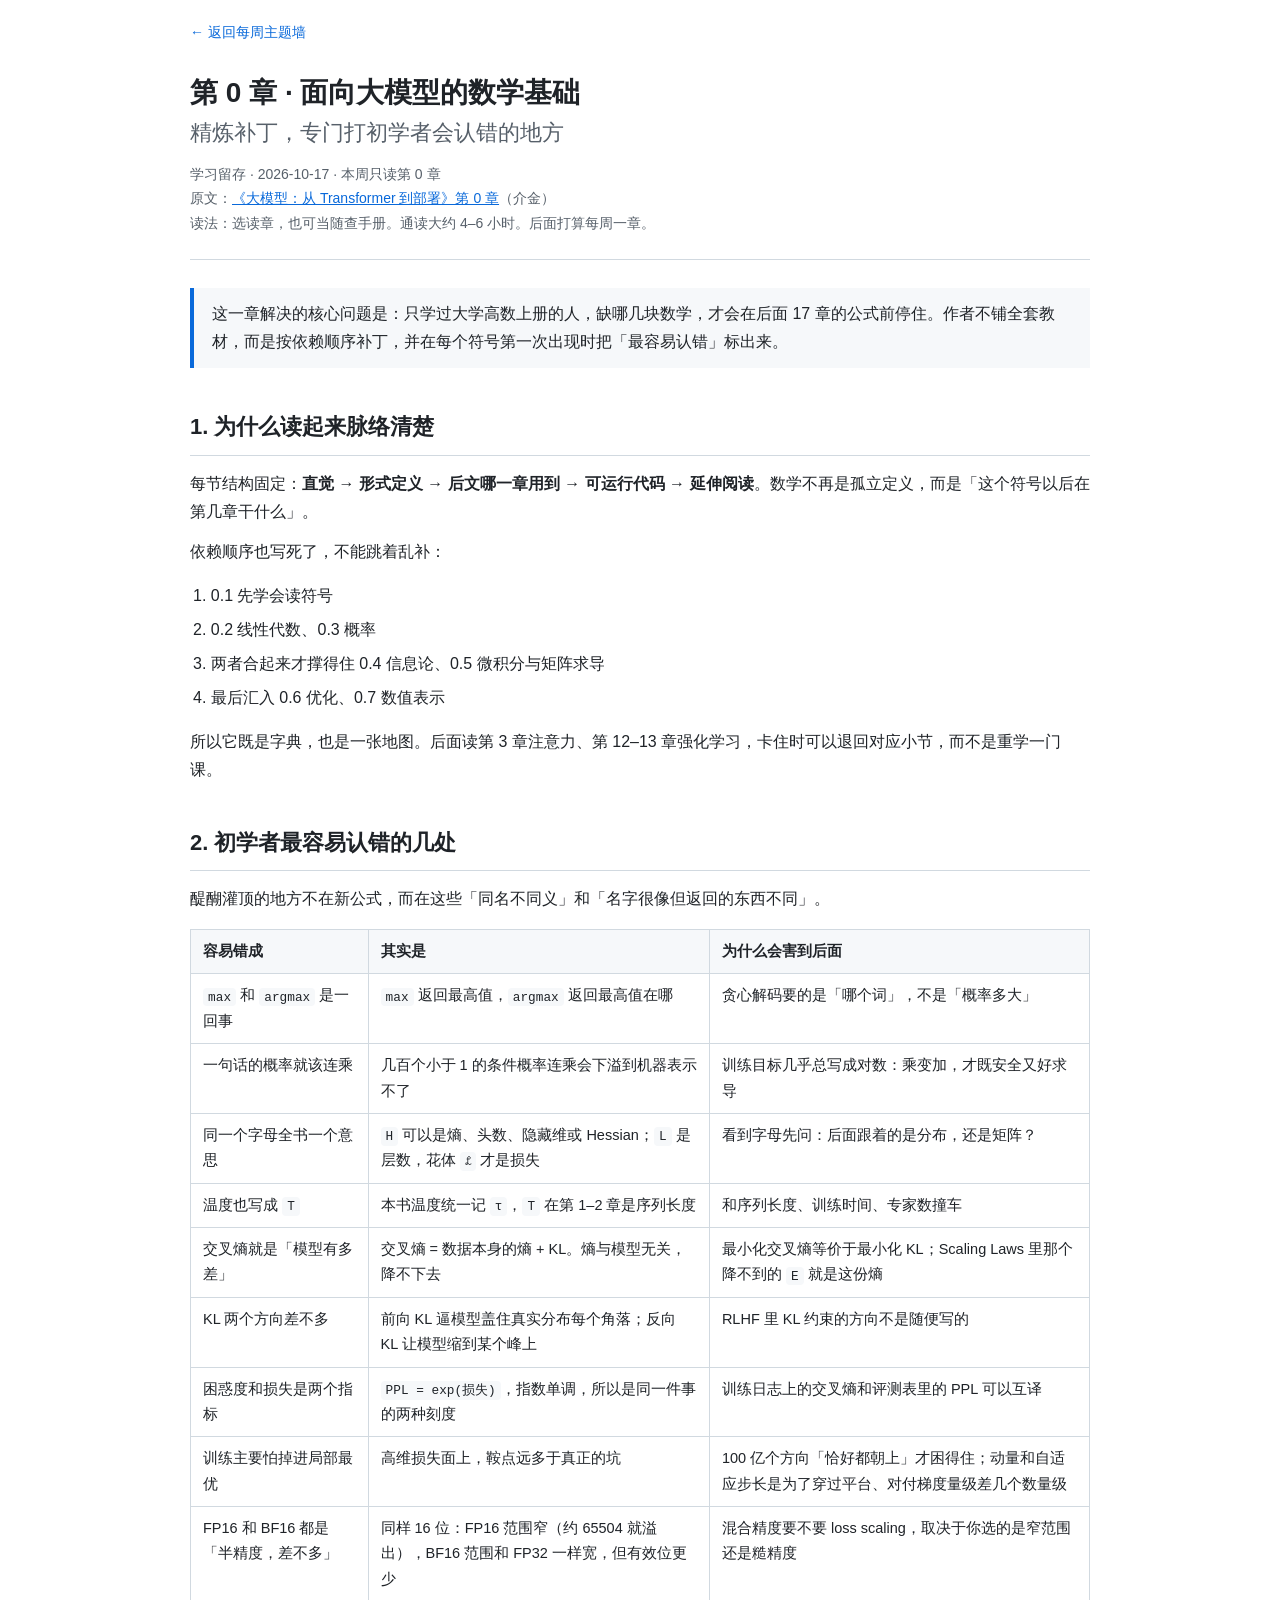
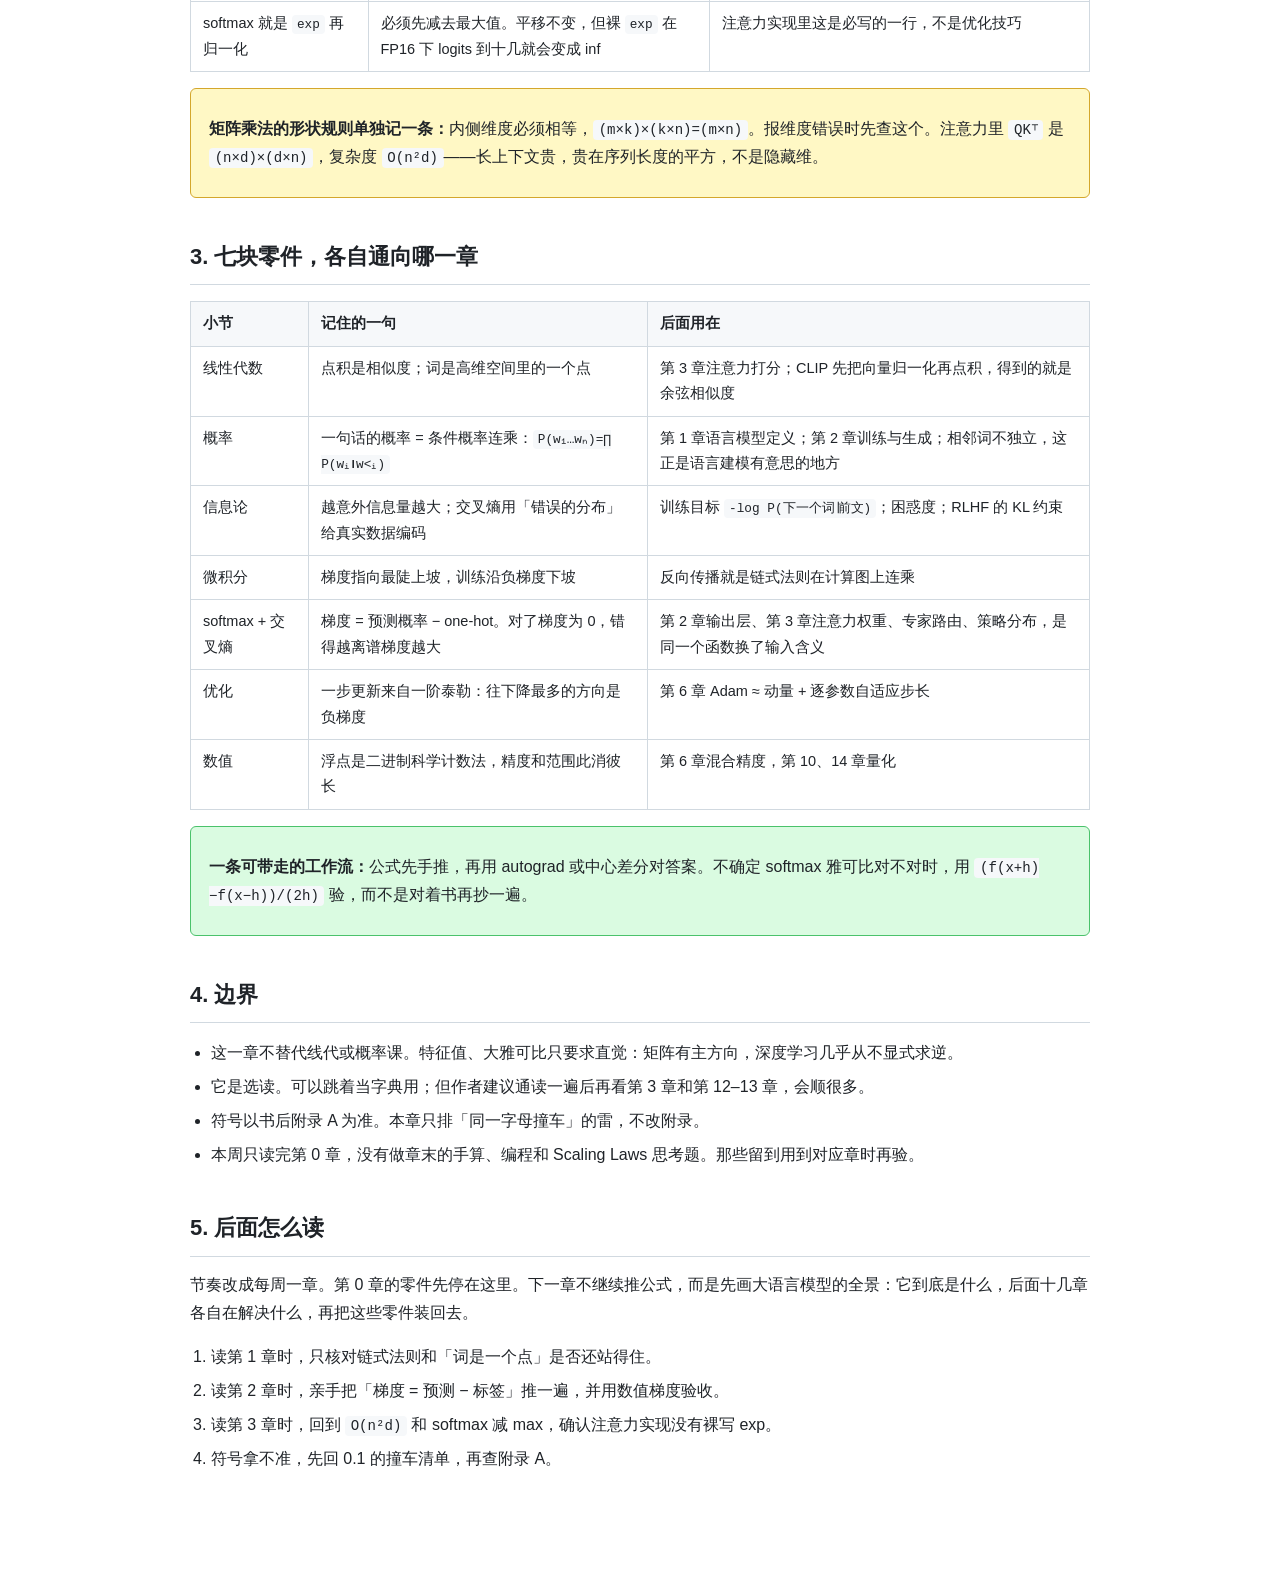
<file: docs/llm-math-ch0-总结.html>
<!DOCTYPE html>
<html lang="zh-CN">
<head>
<meta charset="UTF-8">
<meta name="viewport" content="width=device-width, initial-scale=1.0">
<title>第 0 章 · 面向大模型的数学基础</title>
<style>
  :root{
    --fg:#1f2328; --fg-dim:#57606a; --bg:#fff; --bg-soft:#f6f8fa;
    --border:#d1d9e0; --accent:#0969da; --warn:#9a6700; --warn-bg:#fff8c5;
    --ok:#1a7f37; --ok-bg:#dafbe1;
    --mono:ui-monospace,SFMono-Regular,"SF Mono",Menlo,Consolas,monospace;
  }
  *{box-sizing:border-box}
  body{
    margin:0; padding:0 24px 96px;
    font:16px/1.75 -apple-system,BlinkMacSystemFont,"Segoe UI","PingFang SC","Hiragino Sans GB","Microsoft YaHei",sans-serif;
    color:var(--fg); background:var(--bg);
  }
  .wrap{max-width:900px;margin:0 auto}
  .back{display:inline-block;margin:20px 0 0;font-size:14px;color:var(--accent);text-decoration:none}
  .back:hover{text-decoration:underline}
  header{padding:28px 0 24px;border-bottom:1px solid var(--border);margin-bottom:28px}
  h1{font-size:28px;line-height:1.35;margin:0 0 12px}
  .meta{color:var(--fg-dim);font-size:14px}
  .meta a{color:var(--accent)}
  h2{font-size:22px;margin:40px 0 14px;padding-bottom:8px;border-bottom:1px solid var(--border)}
  h3{font-size:18px;margin:28px 0 10px}
  p{margin:12px 0}
  code{font-family:var(--mono);font-size:.88em;background:var(--bg-soft);padding:.15em .4em;border-radius:4px}
  table{border-collapse:collapse;width:100%;margin:16px 0;font-size:14.5px}
  th,td{border:1px solid var(--border);padding:9px 12px;text-align:left;vertical-align:top}
  th{background:var(--bg-soft);font-weight:600}
  blockquote{margin:16px 0;padding:12px 18px;border-left:4px solid var(--accent);background:var(--bg-soft)}
  blockquote p{margin:0}
  .box{border:1px solid var(--border);border-radius:6px;padding:14px 18px;margin:16px 0}
  .warn{background:var(--warn-bg);border-color:#d4a72c}
  .ok{background:var(--ok-bg);border-color:#4ac26b}
  ol,ul{padding-left:1.3em}
  li{margin:6px 0}
</style>
</head>
<body>
<div class="wrap">
<a class="back" href="./">← 返回每周主题墙</a>
<header>
  <h1>第 0 章 · 面向大模型的数学基础<br>
    <span style="font-weight:400;color:var(--fg-dim);font-size:22px">精炼补丁，专门打初学者会认错的地方</span>
  </h1>
  <div class="meta">
    学习留存 · 2026-10-17 · 本周只读第 0 章<br>
    原文：<a href="https://jiejin93.github.io/llm-textbook/math.html">《大模型：从 Transformer 到部署》第 0 章</a>（介金）<br>
    读法：选读章，也可当随查手册。通读大约 4–6 小时。后面打算每周一章。
  </div>
</header>

<blockquote>
  <p>这一章解决的核心问题是：只学过大学高数上册的人，缺哪几块数学，才会在后面 17 章的公式前停住。作者不铺全套教材，而是按依赖顺序补丁，并在每个符号第一次出现时把「最容易认错」标出来。</p>
</blockquote>

<h2>1. 为什么读起来脉络清楚</h2>
<p>每节结构固定：<strong>直觉 → 形式定义 → 后文哪一章用到 → 可运行代码 → 延伸阅读</strong>。数学不再是孤立定义，而是「这个符号以后在第几章干什么」。</p>
<p>依赖顺序也写死了，不能跳着乱补：</p>
<ol>
  <li>0.1 先学会读符号</li>
  <li>0.2 线性代数、0.3 概率</li>
  <li>两者合起来才撑得住 0.4 信息论、0.5 微积分与矩阵求导</li>
  <li>最后汇入 0.6 优化、0.7 数值表示</li>
</ol>
<p>所以它既是字典，也是一张地图。后面读第 3 章注意力、第 12–13 章强化学习，卡住时可以退回对应小节，而不是重学一门课。</p>

<h2>2. 初学者最容易认错的几处</h2>
<p>醍醐灌顶的地方不在新公式，而在这些「同名不同义」和「名字很像但返回的东西不同」。</p>

<table>
  <thead><tr><th>容易错成</th><th>其实是</th><th>为什么会害到后面</th></tr></thead>
  <tbody>
    <tr><td><code>max</code> 和 <code>argmax</code> 是一回事</td><td><code>max</code> 返回最高值，<code>argmax</code> 返回最高值在哪</td><td>贪心解码要的是「哪个词」，不是「概率多大」</td></tr>
    <tr><td>一句话的概率就该连乘</td><td>几百个小于 1 的条件概率连乘会下溢到机器表示不了</td><td>训练目标几乎总写成对数：乘变加，才既安全又好求导</td></tr>
    <tr><td>同一个字母全书一个意思</td><td><code>H</code> 可以是熵、头数、隐藏维或 Hessian；<code>L</code> 是层数，花体 <code>ℒ</code> 才是损失</td><td>看到字母先问：后面跟着的是分布，还是矩阵？</td></tr>
    <tr><td>温度也写成 <code>T</code></td><td>本书温度统一记 <code>τ</code>，<code>T</code> 在第 1–2 章是序列长度</td><td>和序列长度、训练时间、专家数撞车</td></tr>
    <tr><td>交叉熵就是「模型有多差」</td><td>交叉熵 = 数据本身的熵 + KL。熵与模型无关，降不下去</td><td>最小化交叉熵等价于最小化 KL；Scaling Laws 里那个降不到的 <code>E</code> 就是这份熵</td></tr>
    <tr><td>KL 两个方向差不多</td><td>前向 KL 逼模型盖住真实分布每个角落；反向 KL 让模型缩到某个峰上</td><td>RLHF 里 KL 约束的方向不是随便写的</td></tr>
    <tr><td>困惑度和损失是两个指标</td><td><code>PPL = exp(损失)</code>，指数单调，所以是同一件事的两种刻度</td><td>训练日志上的交叉熵和评测表里的 PPL 可以互译</td></tr>
    <tr><td>训练主要怕掉进局部最优</td><td>高维损失面上，鞍点远多于真正的坑</td><td>100 亿个方向「恰好都朝上」才困得住；动量和自适应步长是为了穿过平台、对付梯度量级差几个数量级</td></tr>
    <tr><td>FP16 和 BF16 都是「半精度，差不多」</td><td>同样 16 位：FP16 范围窄（约 65504 就溢出），BF16 范围和 FP32 一样宽，但有效位更少</td><td>混合精度要不要 loss scaling，取决于你选的是窄范围还是糙精度</td></tr>
    <tr><td>softmax 就是 <code>exp</code> 再归一化</td><td>必须先减去最大值。平移不变，但裸 <code>exp</code> 在 FP16 下 logits 到十几就会变成 inf</td><td>注意力实现里这是必写的一行，不是优化技巧</td></tr>
  </tbody>
</table>

<div class="box warn">
  <p><strong>矩阵乘法的形状规则单独记一条：</strong>内侧维度必须相等，<code>(m×k)×(k×n)=(m×n)</code>。报维度错误时先查这个。注意力里 <code>QKᵀ</code> 是 <code>(n×d)×(d×n)</code>，复杂度 <code>O(n²d)</code>——长上下文贵，贵在序列长度的平方，不是隐藏维。</p>
</div>

<h2>3. 七块零件，各自通向哪一章</h2>
<table>
  <thead><tr><th>小节</th><th>记住的一句</th><th>后面用在</th></tr></thead>
  <tbody>
    <tr><td>线性代数</td><td>点积是相似度；词是高维空间里的一个点</td><td>第 3 章注意力打分；CLIP 先把向量归一化再点积，得到的就是余弦相似度</td></tr>
    <tr><td>概率</td><td>一句话的概率 = 条件概率连乘：<code>P(w₁…wₙ)=∏ P(wᵢ∣w&lt;ᵢ)</code></td><td>第 1 章语言模型定义；第 2 章训练与生成；相邻词不独立，这正是语言建模有意思的地方</td></tr>
    <tr><td>信息论</td><td>越意外信息量越大；交叉熵用「错误的分布」给真实数据编码</td><td>训练目标 <code>-log P(下一个词∣前文)</code>；困惑度；RLHF 的 KL 约束</td></tr>
    <tr><td>微积分</td><td>梯度指向最陡上坡，训练沿负梯度下坡</td><td>反向传播就是链式法则在计算图上连乘</td></tr>
    <tr><td>softmax + 交叉熵</td><td>梯度 = 预测概率 − one-hot。对了梯度为 0，错得越离谱梯度越大</td><td>第 2 章输出层、第 3 章注意力权重、专家路由、策略分布，是同一个函数换了输入含义</td></tr>
    <tr><td>优化</td><td>一步更新来自一阶泰勒：往下降最多的方向是负梯度</td><td>第 6 章 Adam ≈ 动量 + 逐参数自适应步长</td></tr>
    <tr><td>数值</td><td>浮点是二进制科学计数法，精度和范围此消彼长</td><td>第 6 章混合精度，第 10、14 章量化</td></tr>
  </tbody>
</table>

<div class="box ok">
  <p><strong>一条可带走的工作流：</strong>公式先手推，再用 autograd 或中心差分对答案。不确定 softmax 雅可比对不对时，用 <code>(f(x+h)−f(x−h))/(2h)</code> 验，而不是对着书再抄一遍。</p>
</div>

<h2>4. 边界</h2>
<ul>
  <li>这一章不替代线代或概率课。特征值、大雅可比只要求直觉：矩阵有主方向，深度学习几乎从不显式求逆。</li>
  <li>它是选读。可以跳着当字典用；但作者建议通读一遍后再看第 3 章和第 12–13 章，会顺很多。</li>
  <li>符号以书后附录 A 为准。本章只排「同一字母撞车」的雷，不改附录。</li>
  <li>本周只读完第 0 章，没有做章末的手算、编程和 Scaling Laws 思考题。那些留到用到对应章时再验。</li>
</ul>

<h2>5. 后面怎么读</h2>
<p>节奏改成每周一章。第 0 章的零件先停在这里。下一章不继续推公式，而是先画大语言模型的全景：它到底是什么，后面十几章各自在解决什么，再把这些零件装回去。</p>
<ol>
  <li>读第 1 章时，只核对链式法则和「词是一个点」是否还站得住。</li>
  <li>读第 2 章时，亲手把「梯度 = 预测 − 标签」推一遍，并用数值梯度验收。</li>
  <li>读第 3 章时，回到 <code>O(n²d)</code> 和 softmax 减 max，确认注意力实现没有裸写 exp。</li>
  <li>符号拿不准，先回 0.1 的撞车清单，再查附录 A。</li>
</ol>
</div>
</body>
</html>
</file>
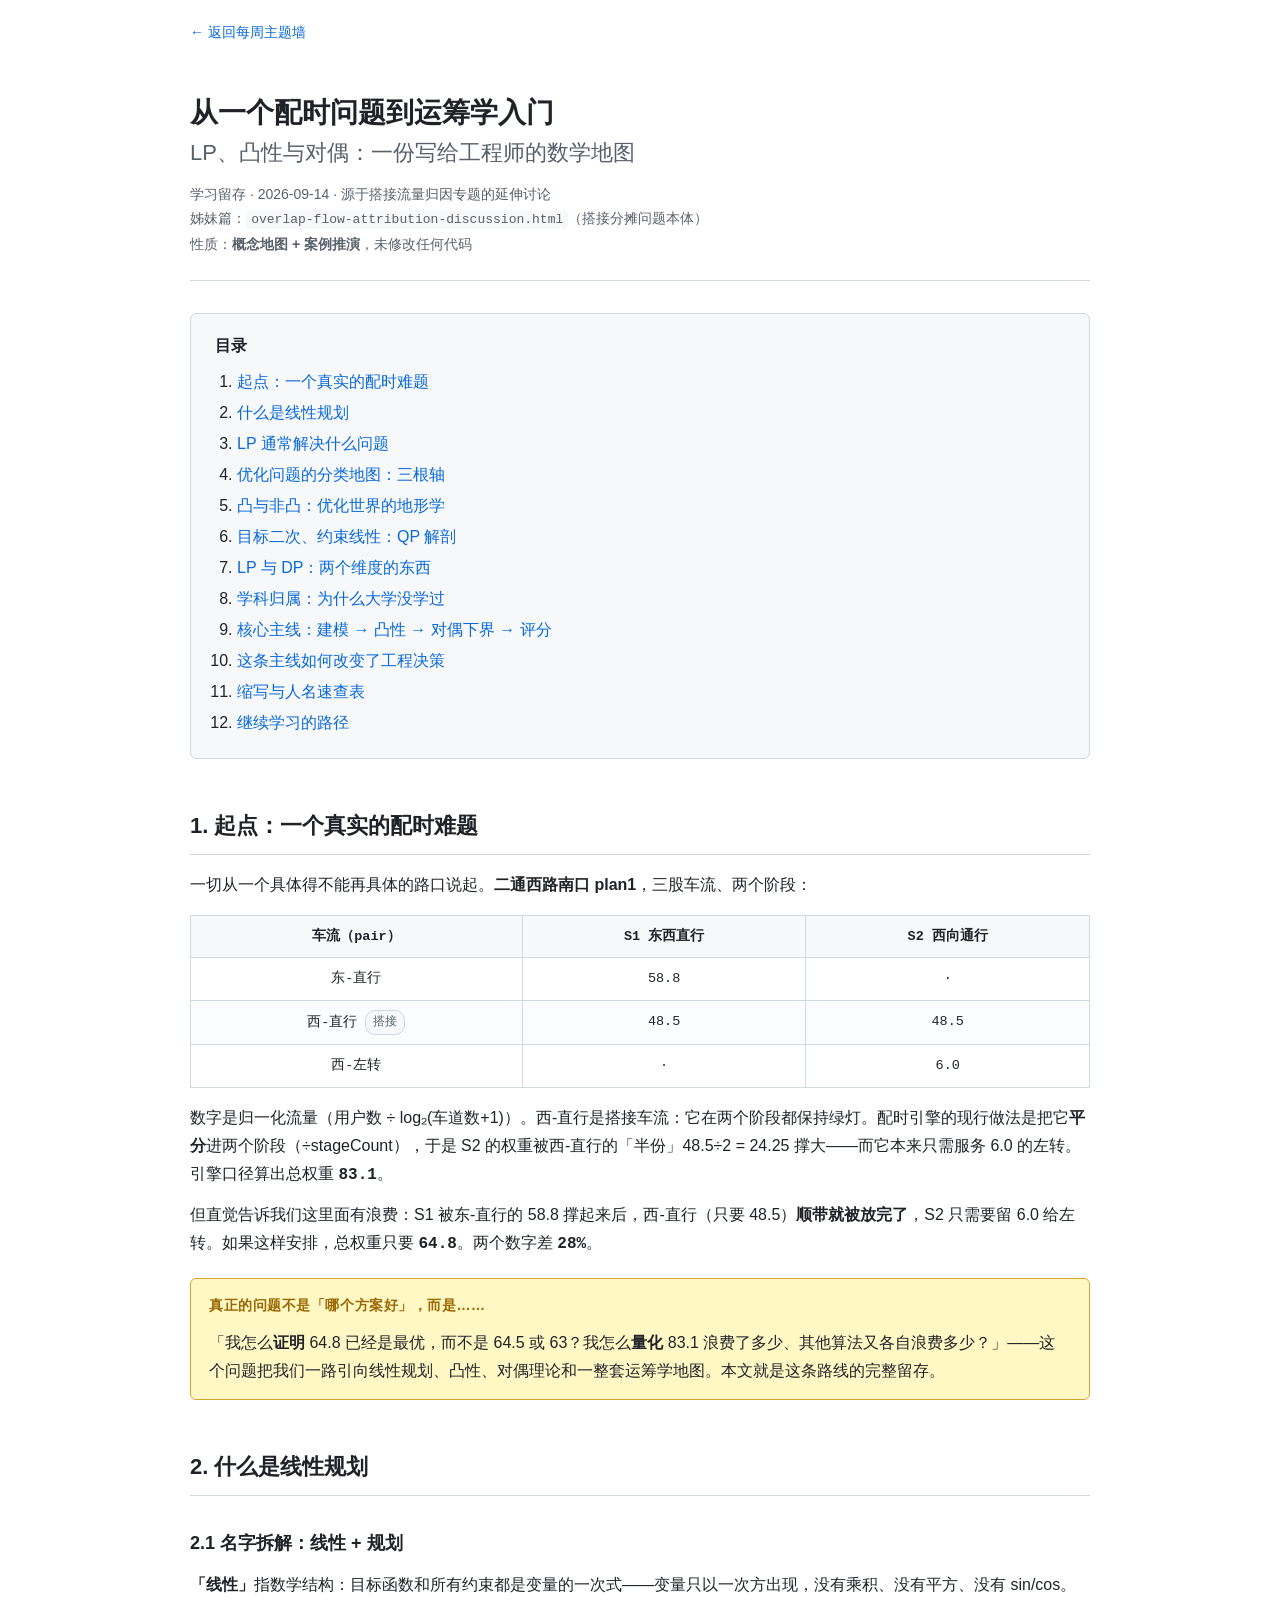
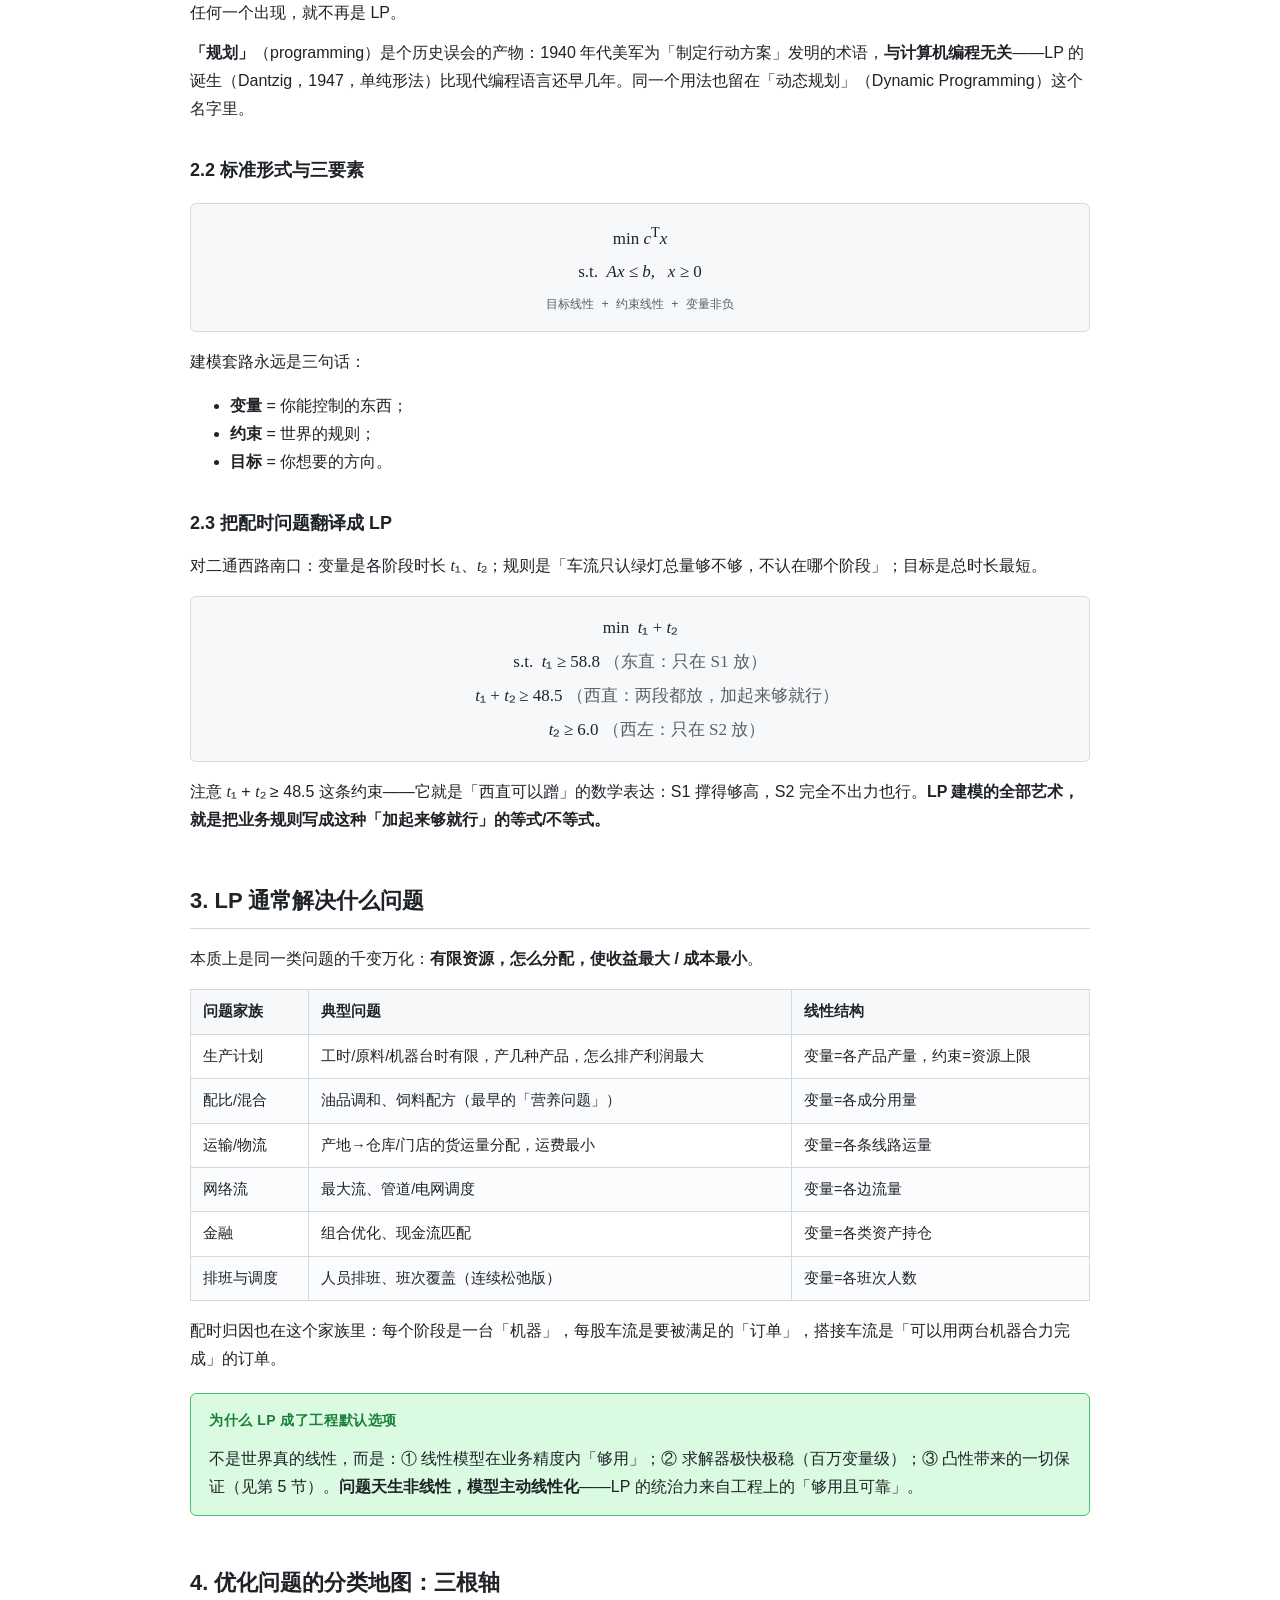
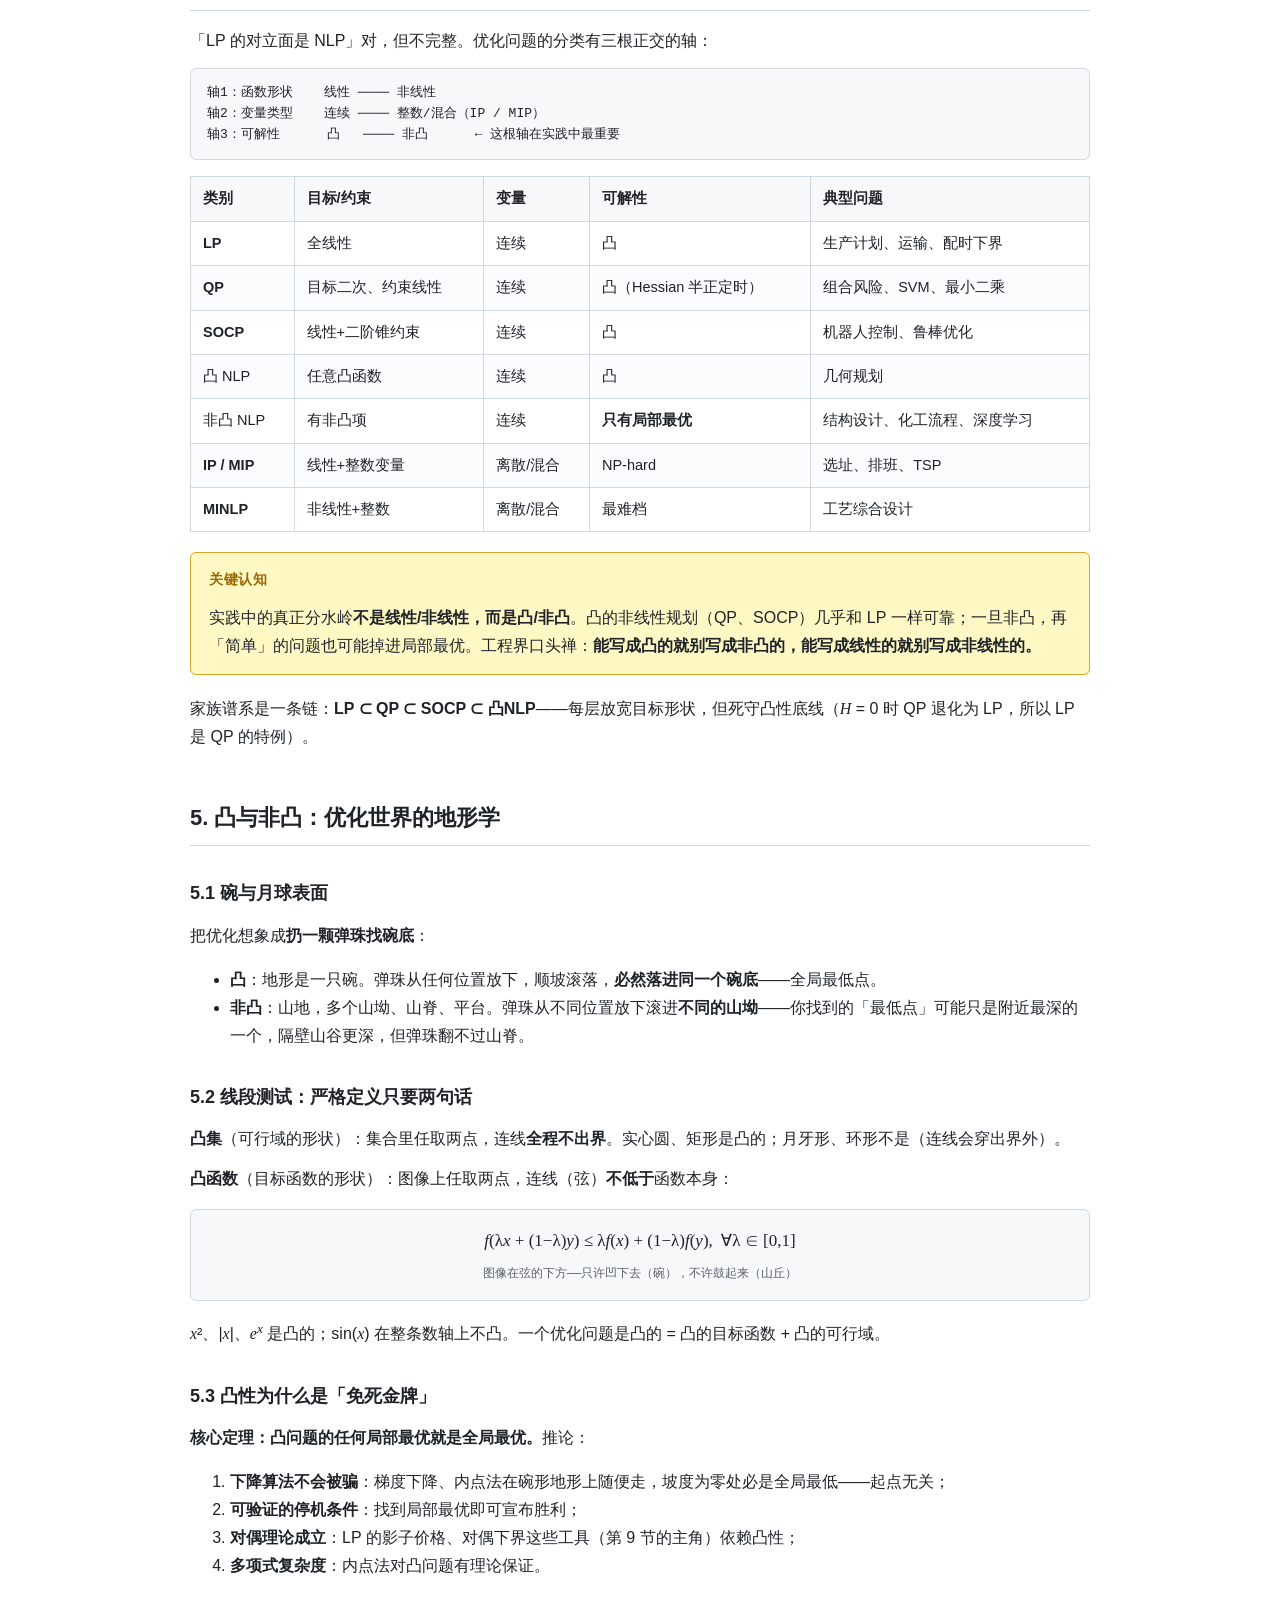
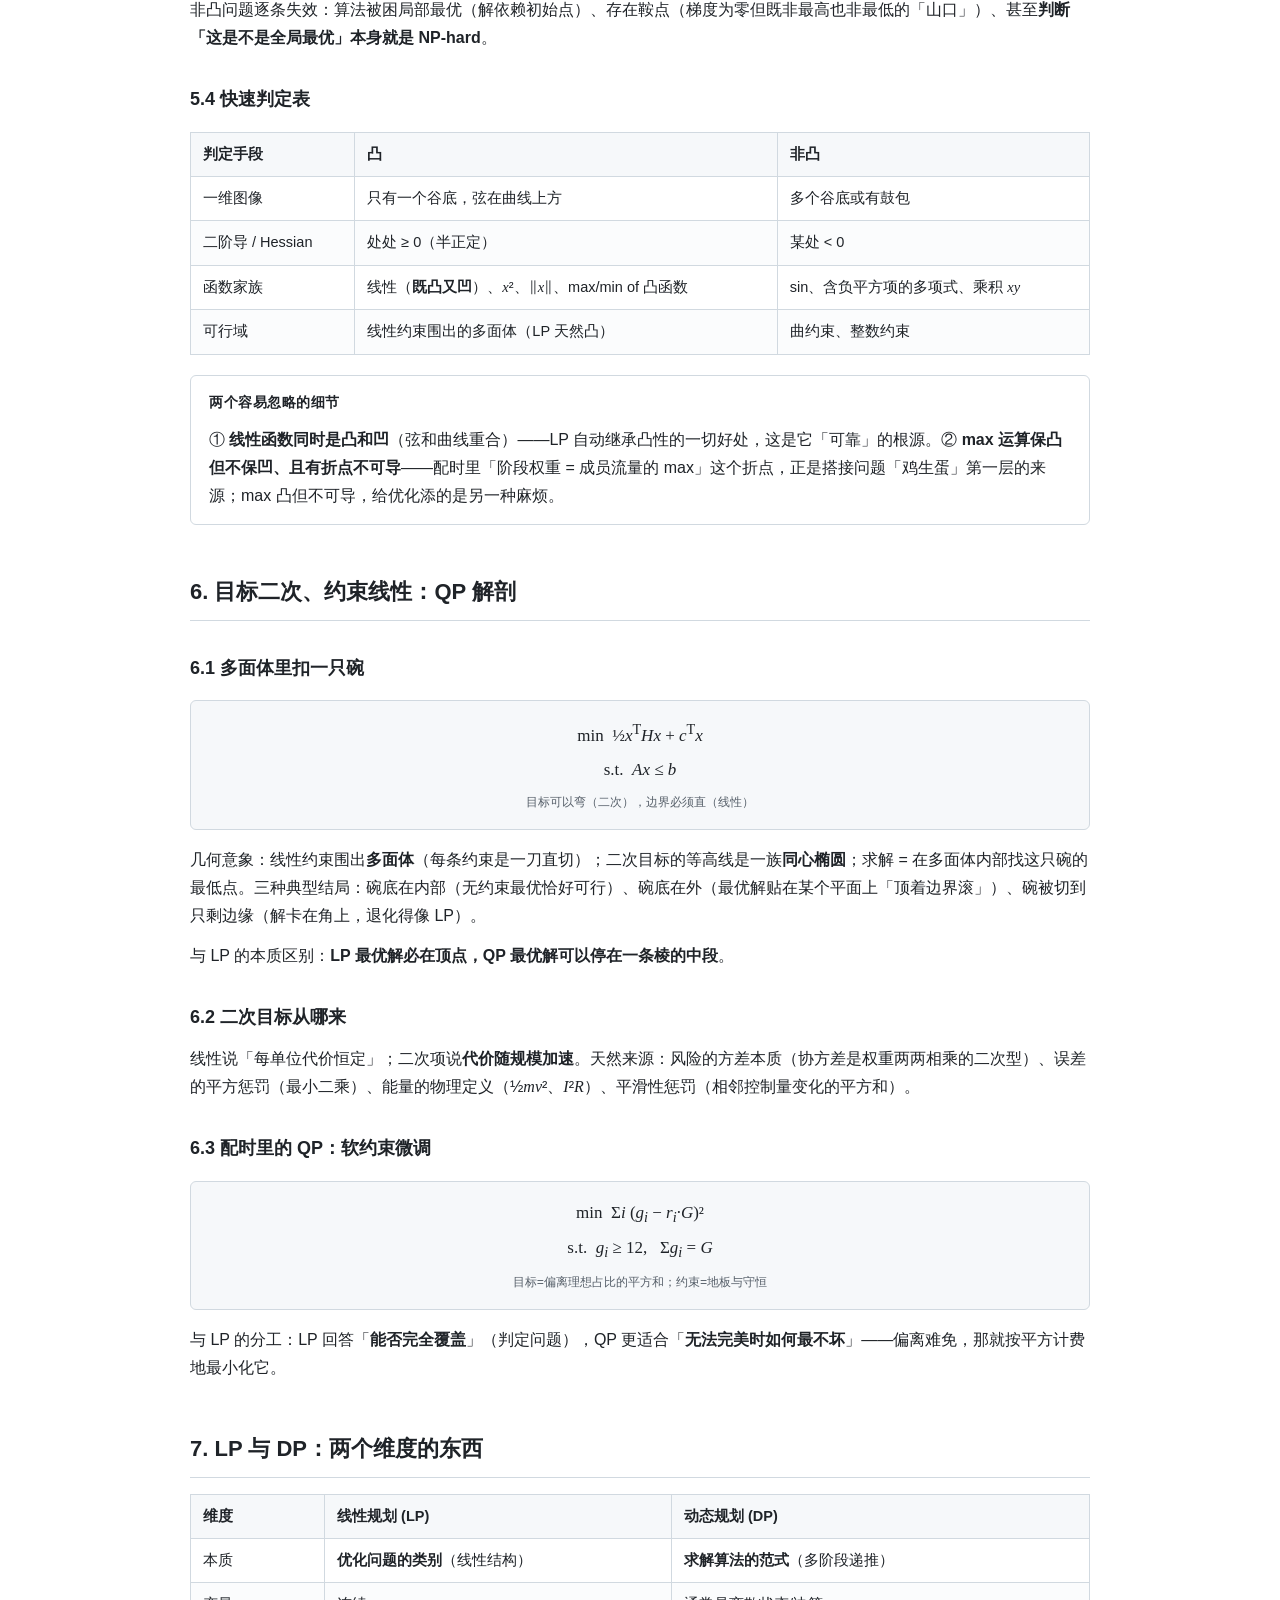
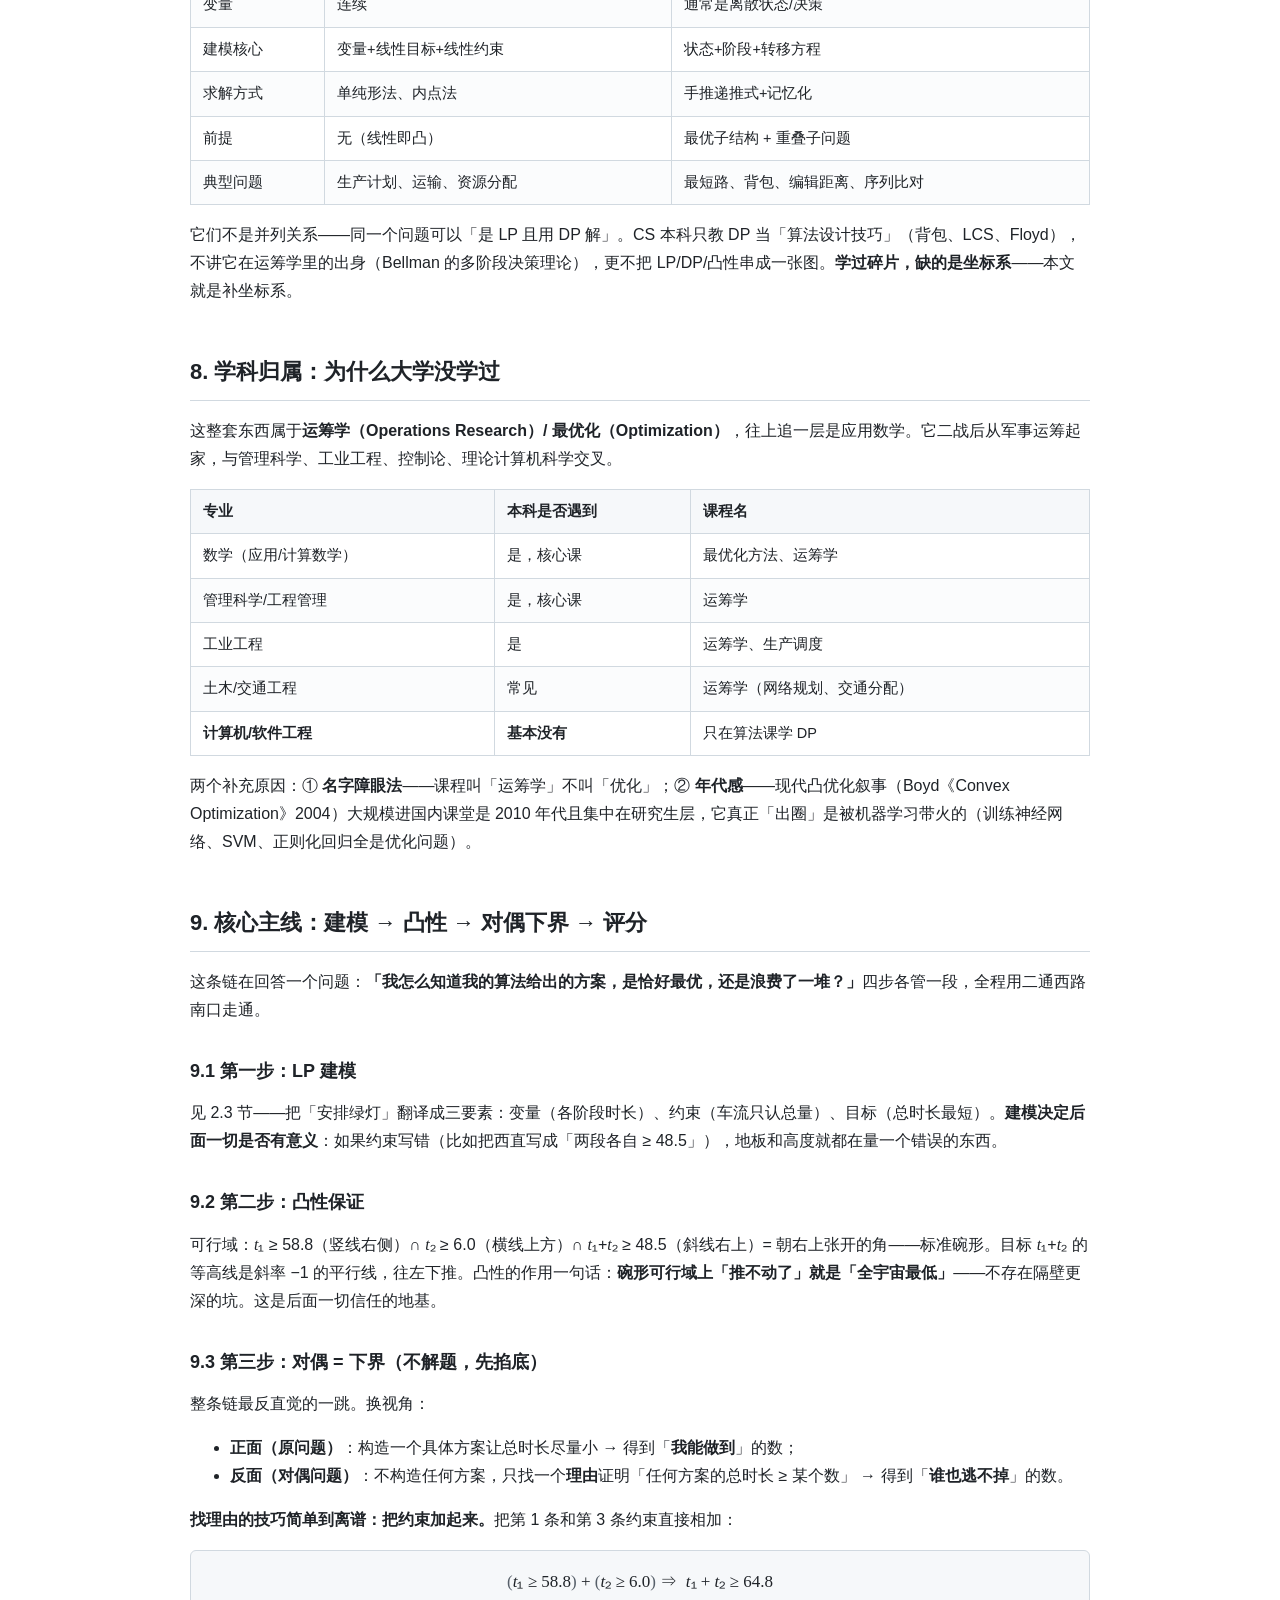
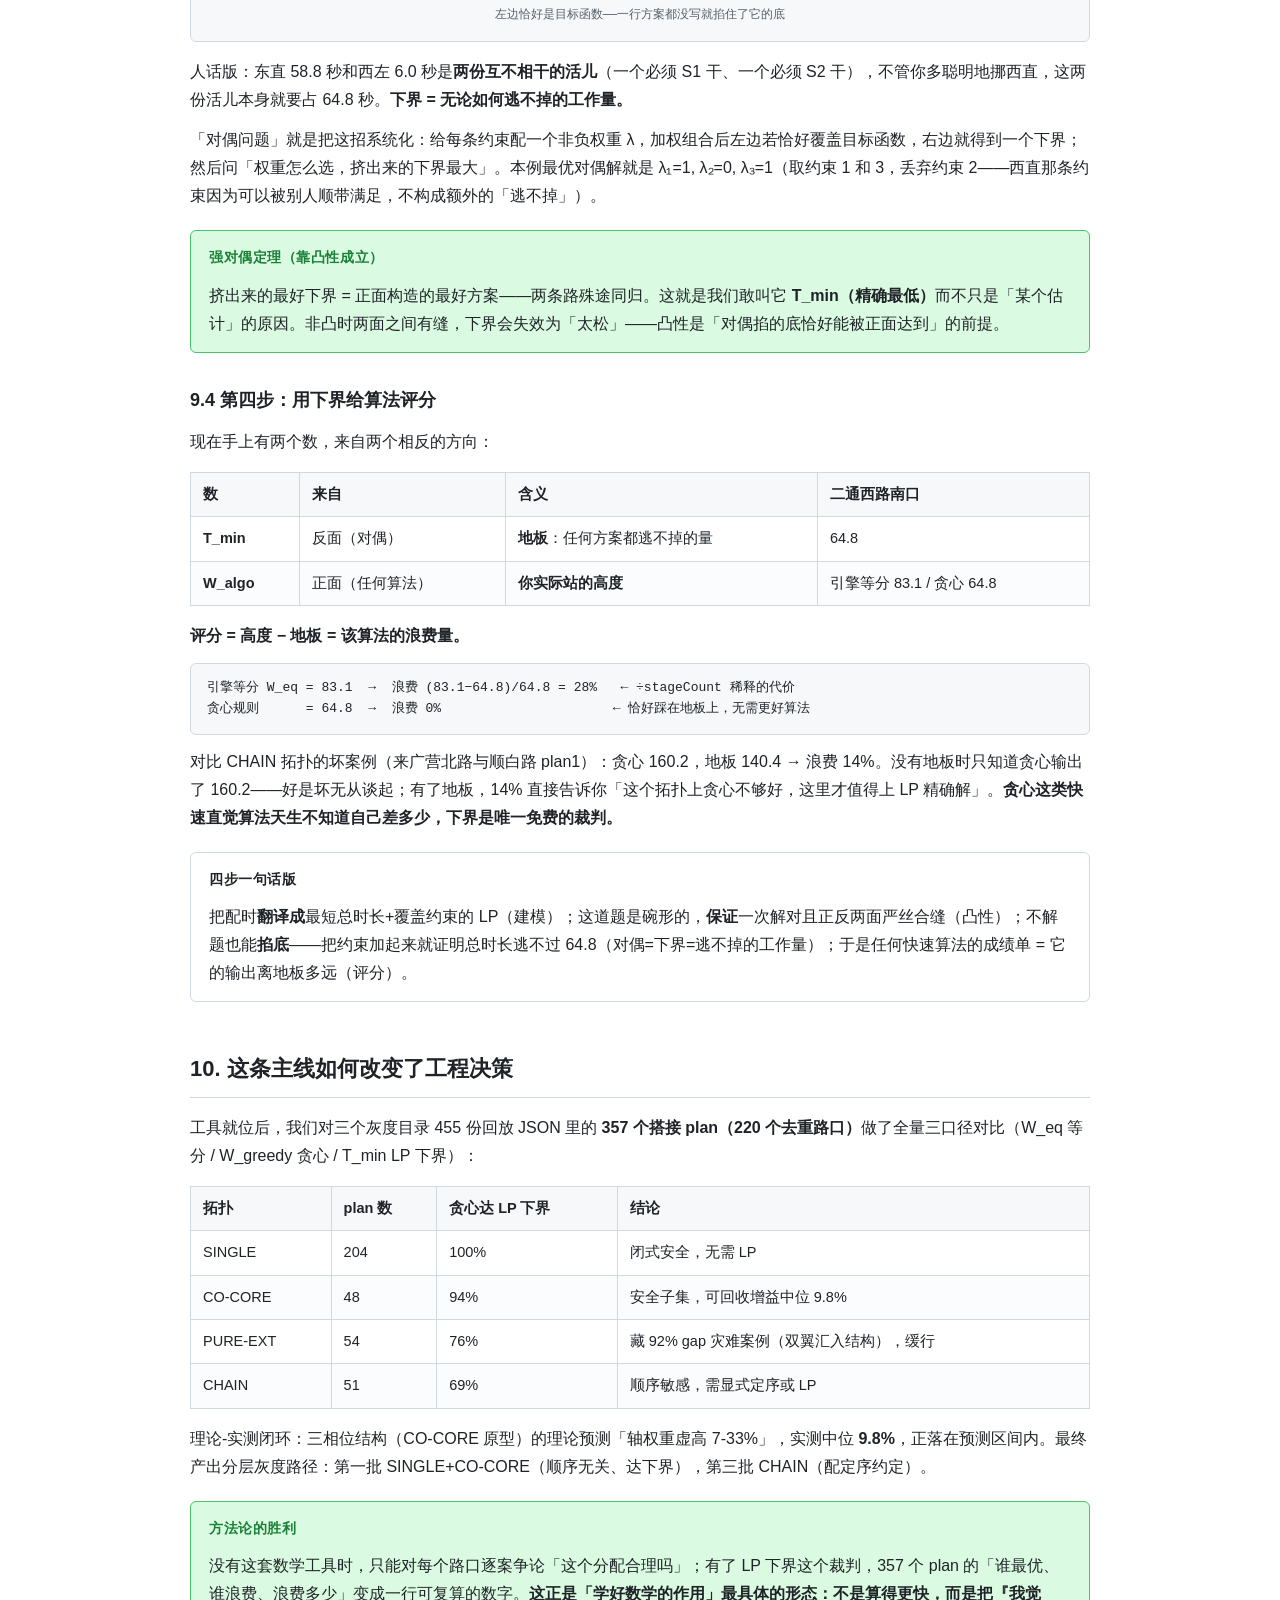
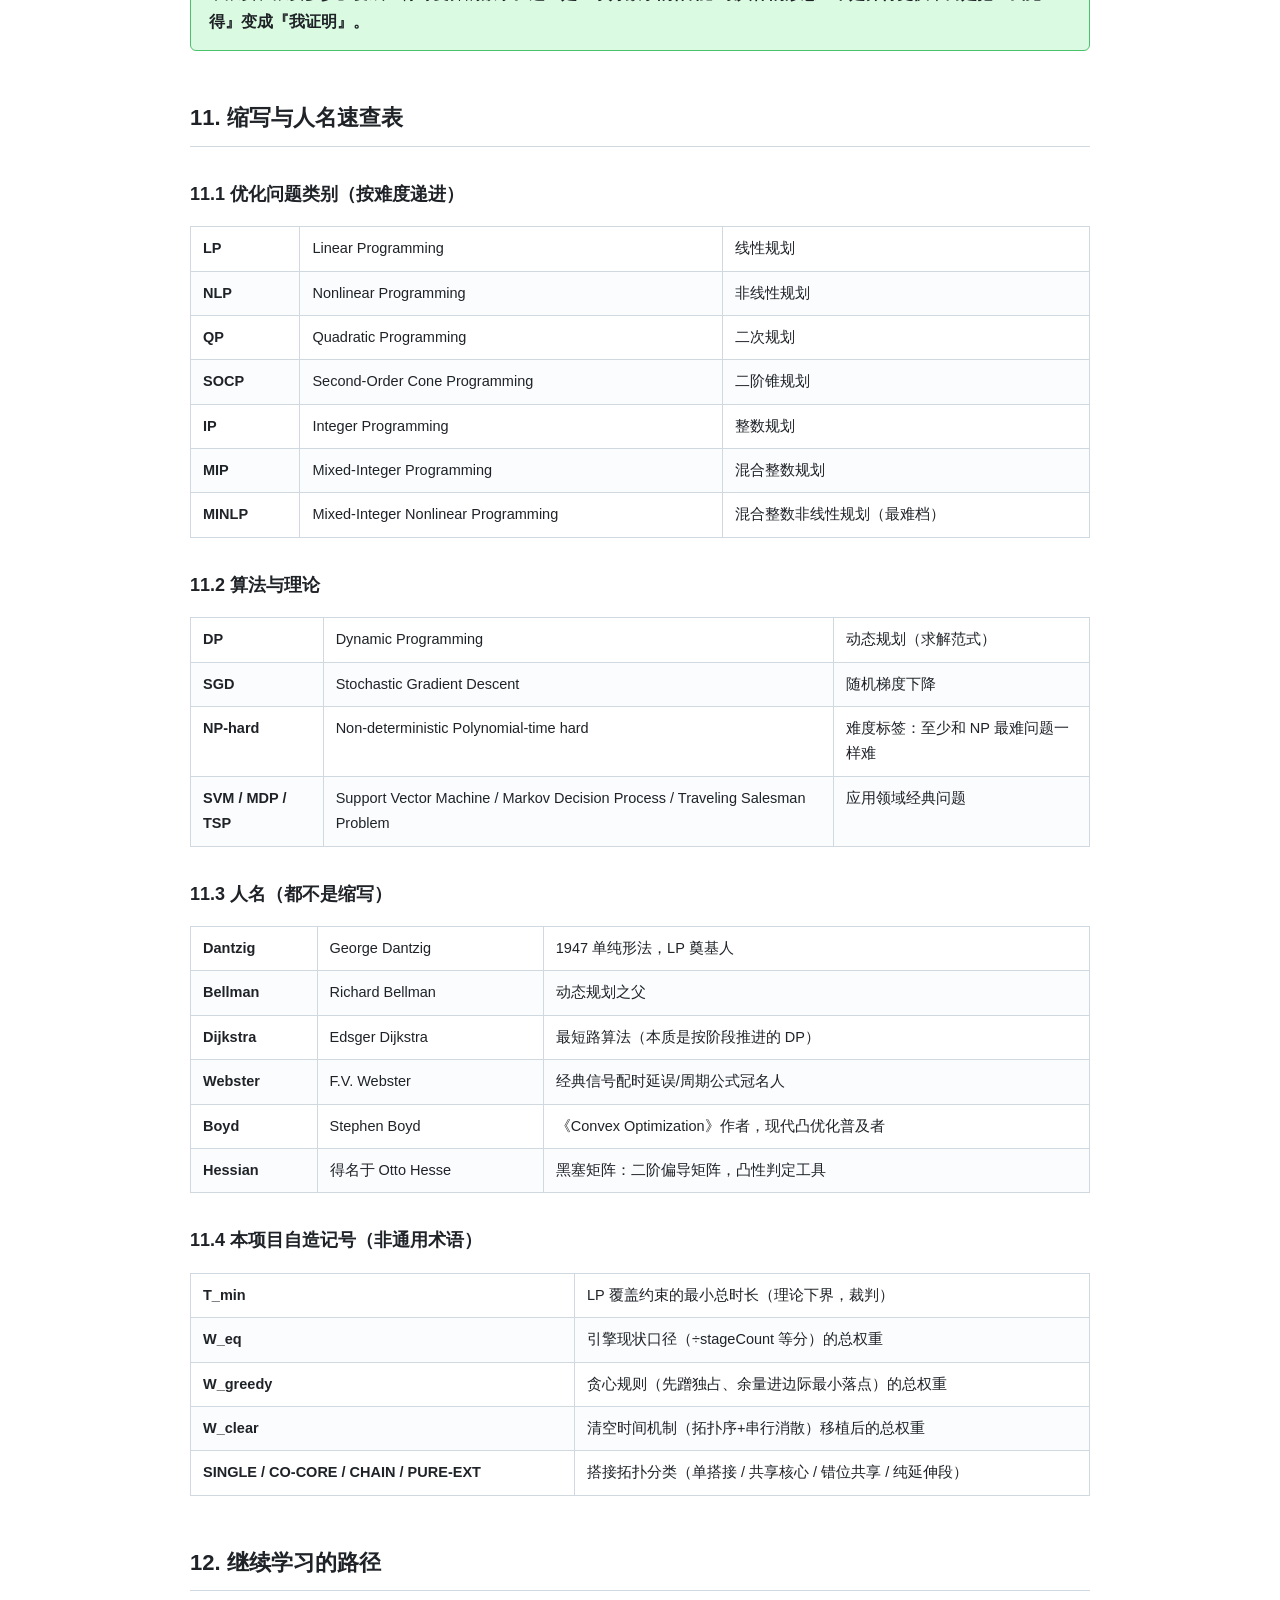
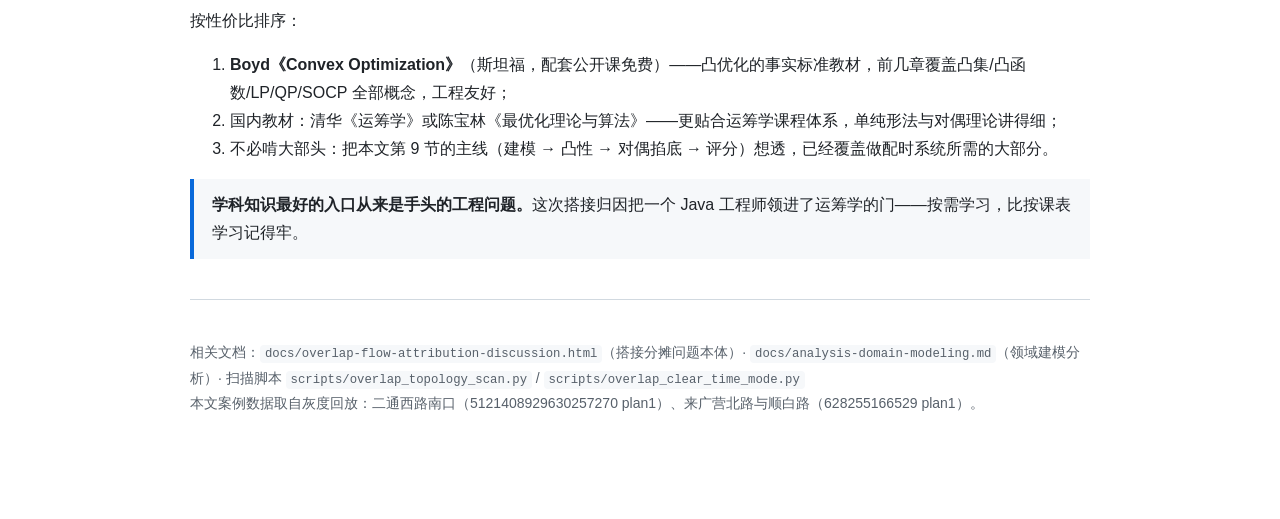
<file: docs/lp-convexity-duality-总结.html>
<!DOCTYPE html>
<html lang="zh-CN">
<head>
<meta charset="UTF-8">
<meta name="viewport" content="width=device-width, initial-scale=1.0">
<title>从一个配时问题到运筹学入门 — LP、凸性与对偶的工程之旅</title>
<style>
  :root{
    --fg:#1f2328; --fg-dim:#57606a; --bg:#fff; --bg-soft:#f6f8fa;
    --border:#d1d9e0; --accent:#0969da; --warn:#9a6700; --warn-bg:#fff8c5;
    --danger:#cf222e; --danger-bg:#ffebe9; --ok:#1a7f37; --ok-bg:#dafbe1;
    --code-bg:#f6f8fa; --mono:ui-monospace,SFMono-Regular,"SF Mono",Menlo,Consolas,monospace;
  }
  *{box-sizing:border-box}
  body{
    margin:0; padding:0 24px 96px;
    font:16px/1.75 -apple-system,BlinkMacSystemFont,"Segoe UI","PingFang SC","Hiragino Sans GB","Microsoft YaHei",sans-serif;
    color:var(--fg); background:var(--bg);
  }
  .wrap{max-width:900px;margin:0 auto}
  .back{display:inline-block;margin:20px 0 0;font-size:14px;color:var(--accent);text-decoration:none}
  .back:hover{text-decoration:underline}
  header{padding:48px 0 24px;border-bottom:1px solid var(--border);margin-bottom:32px}
  h1{font-size:28px;line-height:1.35;margin:0 0 12px}
  .meta{color:var(--fg-dim);font-size:14px}
  .meta code{font-size:13px}
  h2{font-size:22px;margin:48px 0 16px;padding-bottom:8px;border-bottom:1px solid var(--border)}
  h3{font-size:18px;margin:32px 0 12px}
  h4{font-size:16px;margin:24px 0 8px;color:var(--fg-dim)}
  p{margin:12px 0}
  code{font-family:var(--mono);font-size:.88em;background:var(--code-bg);padding:.15em .4em;border-radius:4px}
  pre{background:var(--code-bg);border:1px solid var(--border);border-radius:6px;padding:14px 16px;overflow-x:auto;font-family:var(--mono);font-size:13px;line-height:1.6}
  pre code{background:none;padding:0;font-size:inherit}
  table{border-collapse:collapse;width:100%;margin:16px 0;font-size:14.5px}
  th,td{border:1px solid var(--border);padding:9px 12px;text-align:left;vertical-align:top}
  th{background:var(--bg-soft);font-weight:600}
  tbody tr:nth-child(even){background:#fbfcfd}
  blockquote{margin:16px 0;padding:12px 18px;border-left:4px solid var(--accent);background:var(--bg-soft);color:var(--fg)}
  blockquote p{margin:0}
  .box{border:1px solid var(--border);border-radius:6px;padding:14px 18px;margin:20px 0}
  .box>:first-child{margin-top:0} .box>:last-child{margin-bottom:0}
  .box-title{font-weight:600;font-size:14px;text-transform:uppercase;letter-spacing:.04em;margin-bottom:8px}
  .warn{background:var(--warn-bg);border-color:#d4a72c} .warn .box-title{color:var(--warn)}
  .danger{background:var(--danger-bg);border-color:#ff8182} .danger .box-title{color:var(--danger)}
  .ok{background:var(--ok-bg);border-color:#4ac26b} .ok .box-title{color:var(--ok)}
  .ref{font-family:var(--mono);font-size:12.5px;color:var(--fg-dim)}
  nav.toc{background:var(--bg-soft);border:1px solid var(--border);border-radius:6px;padding:18px 24px;margin:24px 0 40px}
  nav.toc div.t{font-weight:600;margin-bottom:8px}
  nav.toc ol{margin:0;padding-left:22px}
  nav.toc li{margin:3px 0}
  nav.toc a{color:var(--accent);text-decoration:none}
  nav.toc a:hover{text-decoration:underline}
  hr{border:0;border-top:1px solid var(--border);margin:40px 0}
  .footnote{font-size:14px;color:var(--fg-dim)}
  .formula{
    background:var(--bg-soft);border:1px solid var(--border);border-radius:6px;
    padding:14px 20px;margin:16px 0;text-align:center;
    font-family:Georgia,"Times New Roman",serif;font-size:17px;line-height:2.0;
  }
  .formula .cmt{display:block;font-family:var(--mono);font-size:12px;color:var(--fg-dim);margin-top:4px}
  .brace{color:var(--fg-dim)}
  var{font-family:Georgia,serif;font-style:italic}
  .term{display:inline-block;font-size:12px;padding:1px 7px;border-radius:10px;background:var(--bg-soft);border:1px solid var(--border);color:var(--fg-dim);vertical-align:middle}
  .stage-matrix{font-family:var(--mono);font-size:13.5px}
  .stage-matrix td,.stage-matrix th{text-align:center}
  .big-num{font-family:var(--mono);font-weight:600}
</style>
</head>
<body>
<div class="wrap">

<a class="back" href="./">← 返回每周主题墙</a>
<header>
  <h1>从一个配时问题到运筹学入门<br><span style="font-weight:400;color:var(--fg-dim);font-size:22px">LP、凸性与对偶：一份写给工程师的数学地图</span></h1>
  <div class="meta">
    学习留存 · 2026-09-14 · 源于搭接流量归因专题的延伸讨论<br>
    姊妹篇：<code>overlap-flow-attribution-discussion.html</code>（搭接分摊问题本体）<br>
    性质：<strong>概念地图 + 案例推演</strong>，未修改任何代码
  </div>
</header>

<nav class="toc">
  <div class="t">目录</div>
  <ol>
    <li><a href="#c1">起点：一个真实的配时难题</a></li>
    <li><a href="#c2">什么是线性规划</a></li>
    <li><a href="#c3">LP 通常解决什么问题</a></li>
    <li><a href="#c4">优化问题的分类地图：三根轴</a></li>
    <li><a href="#c5">凸与非凸：优化世界的地形学</a></li>
    <li><a href="#c6">目标二次、约束线性：QP 解剖</a></li>
    <li><a href="#c7">LP 与 DP：两个维度的东西</a></li>
    <li><a href="#c8">学科归属：为什么大学没学过</a></li>
    <li><a href="#c9">核心主线：建模 → 凸性 → 对偶下界 → 评分</a></li>
    <li><a href="#c10">这条主线如何改变了工程决策</a></li>
    <li><a href="#c11">缩写与人名速查表</a></li>
    <li><a href="#c12">继续学习的路径</a></li>
  </ol>
</nav>

<!-- ===================================================== -->
<h2 id="c1">1. 起点：一个真实的配时难题</h2>

<p>一切从一个具体得不能再具体的路口说起。<strong>二通西路南口 plan1</strong>，三股车流、两个阶段：</p>

<table class="stage-matrix">
  <thead><tr><th>车流（pair）</th><th>S1 东西直行</th><th>S2 西向通行</th></tr></thead>
  <tbody>
    <tr><td>东-直行</td><td>58.8</td><td>·</td></tr>
    <tr><td>西-直行 <span class="term">搭接</span></td><td>48.5</td><td>48.5</td></tr>
    <tr><td>西-左转</td><td>·</td><td>6.0</td></tr>
  </tbody>
</table>

<p>数字是归一化流量（用户数 ÷ log₂(车道数+1)）。西-直行是搭接车流：它在两个阶段都保持绿灯。配时引擎的现行做法是把它<strong>平分</strong>进两个阶段（÷stageCount），于是 S2 的权重被西-直行的「半份」48.5÷2 = 24.25 撑大——而它本来只需服务 6.0 的左转。引擎口径算出总权重 <span class="big-num">83.1</span>。</p>

<p>但直觉告诉我们这里面有浪费：S1 被东-直行的 58.8 撑起来后，西-直行（只要 48.5）<strong>顺带就被放完了</strong>，S2 只需要留 6.0 给左转。如果这样安排，总权重只要 <span class="big-num">64.8</span>。两个数字差 <span class="big-num">28%</span>。</p>

<div class="box warn">
  <div class="box-title">真正的问题不是「哪个方案好」，而是……</div>
  <p>「我怎么<strong>证明</strong> 64.8 已经是最优，而不是 64.5 或 63？我怎么<strong>量化</strong> 83.1 浪费了多少、其他算法又各自浪费多少？」——这个问题把我们一路引向线性规划、凸性、对偶理论和一整套运筹学地图。本文就是这条路线的完整留存。</p>
</div>

<!-- ===================================================== -->
<h2 id="c2">2. 什么是线性规划</h2>

<h3>2.1 名字拆解：线性 + 规划</h3>

<p><strong>「线性」</strong>指数学结构：目标函数和所有约束都是变量的一次式——变量只以一次方出现，没有乘积、没有平方、没有 sin/cos。任何一个出现，就不再是 LP。</p>

<p><strong>「规划」</strong>（programming）是个历史误会的产物：1940 年代美军为「制定行动方案」发明的术语，<strong>与计算机编程无关</strong>——LP 的诞生（Dantzig，1947，单纯形法）比现代编程语言还早几年。同一个用法也留在「动态规划」（Dynamic Programming）这个名字里。</p>

<h3>2.2 标准形式与三要素</h3>

<div class="formula">
  min <var>c</var><sup>T</sup><var>x</var><br>
  s.t.&nbsp; <var>A</var><var>x</var> ≤ <var>b</var>,&nbsp;&nbsp; <var>x</var> ≥ 0
  <span class="cmt">目标线性 + 约束线性 + 变量非负</span>
</div>

<p>建模套路永远是三句话：</p>
<ul>
  <li><strong>变量</strong> = 你能控制的东西；</li>
  <li><strong>约束</strong> = 世界的规则；</li>
  <li><strong>目标</strong> = 你想要的方向。</li>
</ul>

<h3>2.3 把配时问题翻译成 LP</h3>

<p>对二通西路南口：变量是各阶段时长 <var>t</var>₁、<var>t</var>₂；规则是「车流只认绿灯总量够不够，不认在哪个阶段」；目标是总时长最短。</p>

<div class="formula">
  min&nbsp; <var>t</var>₁ + <var>t</var>₂<br>
  s.t.&nbsp; <var>t</var>₁ ≥ 58.8 <span class="brace">（东直：只在 S1 放）</span><br>
  &nbsp;&nbsp;&nbsp;&nbsp;&nbsp;&nbsp;&nbsp; <var>t</var>₁ + <var>t</var>₂ ≥ 48.5 <span class="brace">（西直：两段都放，加起来够就行）</span><br>
  &nbsp;&nbsp;&nbsp;&nbsp;&nbsp;&nbsp;&nbsp; <var>t</var>₂ ≥ 6.0 <span class="brace">（西左：只在 S2 放）</span>
</div>

<p>注意 <var>t</var>₁ + <var>t</var>₂ ≥ 48.5 这条约束——它就是「西直可以蹭」的数学表达：S1 撑得够高，S2 完全不出力也行。<strong>LP 建模的全部艺术，就是把业务规则写成这种「加起来够就行」的等式/不等式。</strong></p>

<!-- ===================================================== -->
<h2 id="c3">3. LP 通常解决什么问题</h2>

<p>本质上是同一类问题的千变万化：<strong>有限资源，怎么分配，使收益最大 / 成本最小</strong>。</p>

<table>
  <thead><tr><th>问题家族</th><th>典型问题</th><th>线性结构</th></tr></thead>
  <tbody>
    <tr><td>生产计划</td><td>工时/原料/机器台时有限，产几种产品，怎么排产利润最大</td><td>变量=各产品产量，约束=资源上限</td></tr>
    <tr><td>配比/混合</td><td>油品调和、饲料配方（最早的「营养问题」）</td><td>变量=各成分用量</td></tr>
    <tr><td>运输/物流</td><td>产地→仓库/门店的货运量分配，运费最小</td><td>变量=各条线路运量</td></tr>
    <tr><td>网络流</td><td>最大流、管道/电网调度</td><td>变量=各边流量</td></tr>
    <tr><td>金融</td><td>组合优化、现金流匹配</td><td>变量=各类资产持仓</td></tr>
    <tr><td>排班与调度</td><td>人员排班、班次覆盖（连续松弛版）</td><td>变量=各班次人数</td></tr>
  </tbody>
</table>

<p>配时归因也在这个家族里：每个阶段是一台「机器」，每股车流是要被满足的「订单」，搭接车流是「可以用两台机器合力完成」的订单。</p>

<div class="box ok">
  <div class="box-title">为什么 LP 成了工程默认选项</div>
  <p>不是世界真的线性，而是：① 线性模型在业务精度内「够用」；② 求解器极快极稳（百万变量级）；③ 凸性带来的一切保证（见第 5 节）。<strong>问题天生非线性，模型主动线性化</strong>——LP 的统治力来自工程上的「够用且可靠」。</p>
</div>

<!-- ===================================================== -->
<h2 id="c4">4. 优化问题的分类地图：三根轴</h2>

<p>「LP 的对立面是 NLP」对，但不完整。优化问题的分类有三根正交的轴：</p>

<pre><code>轴1：函数形状    线性 ──── 非线性
轴2：变量类型    连续 ──── 整数/混合（IP / MIP）
轴3：可解性      凸   ──── 非凸      ← 这根轴在实践中最重要</code></pre>

<table>
  <thead><tr><th>类别</th><th>目标/约束</th><th>变量</th><th>可解性</th><th>典型问题</th></tr></thead>
  <tbody>
    <tr><td><b>LP</b></td><td>全线性</td><td>连续</td><td>凸</td><td>生产计划、运输、配时下界</td></tr>
    <tr><td><b>QP</b></td><td>目标二次、约束线性</td><td>连续</td><td>凸（Hessian 半正定时）</td><td>组合风险、SVM、最小二乘</td></tr>
    <tr><td><b>SOCP</b></td><td>线性+二阶锥约束</td><td>连续</td><td>凸</td><td>机器人控制、鲁棒优化</td></tr>
    <tr><td>凸 NLP</td><td>任意凸函数</td><td>连续</td><td>凸</td><td>几何规划</td></tr>
    <tr><td>非凸 NLP</td><td>有非凸项</td><td>连续</td><td><b>只有局部最优</b></td><td>结构设计、化工流程、深度学习</td></tr>
    <tr><td><b>IP / MIP</b></td><td>线性+整数变量</td><td>离散/混合</td><td>NP-hard</td><td>选址、排班、TSP</td></tr>
    <tr><td><b>MINLP</b></td><td>非线性+整数</td><td>离散/混合</td><td>最难档</td><td>工艺综合设计</td></tr>
  </tbody>
</table>

<div class="box warn">
  <div class="box-title">关键认知</div>
  <p>实践中的真正分水岭<strong>不是线性/非线性，而是凸/非凸</strong>。凸的非线性规划（QP、SOCP）几乎和 LP 一样可靠；一旦非凸，再「简单」的问题也可能掉进局部最优。工程界口头禅：<strong>能写成凸的就别写成非凸的，能写成线性的就别写成非线性的。</strong></p>
</div>

<p>家族谱系是一条链：<strong>LP ⊂ QP ⊂ SOCP ⊂ 凸NLP</strong>——每层放宽目标形状，但死守凸性底线（<var>H</var> = 0 时 QP 退化为 LP，所以 LP 是 QP 的特例）。</p>

<!-- ===================================================== -->
<h2 id="c5">5. 凸与非凸：优化世界的地形学</h2>

<h3>5.1 碗与月球表面</h3>

<p>把优化想象成<strong>扔一颗弹珠找碗底</strong>：</p>
<ul>
  <li><strong>凸</strong>：地形是一只碗。弹珠从任何位置放下，顺坡滚落，<strong>必然落进同一个碗底</strong>——全局最低点。</li>
  <li><strong>非凸</strong>：山地，多个山坳、山脊、平台。弹珠从不同位置放下滚进<strong>不同的山坳</strong>——你找到的「最低点」可能只是附近最深的一个，隔壁山谷更深，但弹珠翻不过山脊。</li>
</ul>

<h3>5.2 线段测试：严格定义只要两句话</h3>

<p><strong>凸集</strong>（可行域的形状）：集合里任取两点，连线<strong>全程不出界</strong>。实心圆、矩形是凸的；月牙形、环形不是（连线会穿出界外）。</p>

<p><strong>凸函数</strong>（目标函数的形状）：图像上任取两点，连线（弦）<strong>不低于</strong>函数本身：</p>

<div class="formula">
  <var>f</var>(λ<var>x</var> + (1−λ)<var>y</var>) ≤ λ<var>f</var>(<var>x</var>) + (1−λ)<var>f</var>(<var>y</var>),&nbsp;&nbsp;∀λ ∈ [0,1]
  <span class="cmt">图像在弦的下方——只许凹下去（碗），不许鼓起来（山丘）</span>
</div>

<p><var>x</var>²、|<var>x</var>|、<var>e</var><sup><var>x</var></sup> 是凸的；sin(<var>x</var>) 在整条数轴上不凸。一个优化问题是凸的 = 凸的目标函数 + 凸的可行域。</p>

<h3>5.3 凸性为什么是「免死金牌」</h3>

<p><strong>核心定理：凸问题的任何局部最优就是全局最优。</strong>推论：</p>
<ol>
  <li><strong>下降算法不会被骗</strong>：梯度下降、内点法在碗形地形上随便走，坡度为零处必是全局最低——起点无关；</li>
  <li><strong>可验证的停机条件</strong>：找到局部最优即可宣布胜利；</li>
  <li><strong>对偶理论成立</strong>：LP 的影子价格、对偶下界这些工具（第 9 节的主角）依赖凸性；</li>
  <li><strong>多项式复杂度</strong>：内点法对凸问题有理论保证。</li>
</ol>

<p>非凸问题逐条失效：算法被困局部最优（解依赖初始点）、存在鞍点（梯度为零但既非最高也非最低的「山口」）、甚至<strong>判断「这是不是全局最优」本身就是 NP-hard</strong>。</p>

<h3>5.4 快速判定表</h3>

<table>
  <thead><tr><th>判定手段</th><th>凸</th><th>非凸</th></tr></thead>
  <tbody>
    <tr><td>一维图像</td><td>只有一个谷底，弦在曲线上方</td><td>多个谷底或有鼓包</td></tr>
    <tr><td>二阶导 / Hessian</td><td>处处 ≥ 0（半正定）</td><td>某处 &lt; 0</td></tr>
    <tr><td>函数家族</td><td>线性（<b>既凸又凹</b>）、<var>x</var>²、‖<var>x</var>‖、max/min of 凸函数</td><td>sin、含负平方项的多项式、乘积 <var>xy</var></td></tr>
    <tr><td>可行域</td><td>线性约束围出的多面体（LP 天然凸）</td><td>曲约束、整数约束</td></tr>
  </tbody>
</table>

<div class="box">
  <div class="box-title">两个容易忽略的细节</div>
  <p>① <strong>线性函数同时是凸和凹</strong>（弦和曲线重合）——LP 自动继承凸性的一切好处，这是它「可靠」的根源。② <strong>max 运算保凸但不保凹、且有折点不可导</strong>——配时里「阶段权重 = 成员流量的 max」这个折点，正是搭接问题「鸡生蛋」第一层的来源；max 凸但不可导，给优化添的是另一种麻烦。</p>
</div>

<!-- ===================================================== -->
<h2 id="c6">6. 目标二次、约束线性：QP 解剖</h2>

<h3>6.1 多面体里扣一只碗</h3>

<div class="formula">
  min&nbsp; ½<var>x</var><sup>T</sup><var>H</var><var>x</var> + <var>c</var><sup>T</sup><var>x</var><br>
  s.t.&nbsp; <var>A</var><var>x</var> ≤ <var>b</var>
  <span class="cmt">目标可以弯（二次），边界必须直（线性）</span>
</div>

<p>几何意象：线性约束围出<strong>多面体</strong>（每条约束是一刀直切）；二次目标的等高线是一族<strong>同心椭圆</strong>；求解 = 在多面体内部找这只碗的最低点。三种典型结局：碗底在内部（无约束最优恰好可行）、碗底在外（最优解贴在某个平面上「顶着边界滚」）、碗被切到只剩边缘（解卡在角上，退化得像 LP）。</p>

<p>与 LP 的本质区别：<strong>LP 最优解必在顶点，QP 最优解可以停在一条棱的中段</strong>。</p>

<h3>6.2 二次目标从哪来</h3>

<p>线性说「每单位代价恒定」；二次项说<strong>代价随规模加速</strong>。天然来源：风险的方差本质（协方差是权重两两相乘的二次型）、误差的平方惩罚（最小二乘）、能量的物理定义（½<var>mv</var>²、<var>I</var>²<var>R</var>）、平滑性惩罚（相邻控制量变化的平方和）。</p>

<h3>6.3 配时里的 QP：软约束微调</h3>

<div class="formula">
  min&nbsp; Σ<var>i</var> (<var>g</var><sub><var>i</var></sub> − <var>r</var><sub><var>i</var></sub>·<var>G</var>)²<br>
  s.t.&nbsp; <var>g</var><sub><var>i</var></sub> ≥ 12,&nbsp;&nbsp; Σ<var>g</var><sub><var>i</var></sub> = <var>G</var>
  <span class="cmt">目标=偏离理想占比的平方和；约束=地板与守恒</span>
</div>

<p>与 LP 的分工：LP 回答「<strong>能否完全覆盖</strong>」（判定问题），QP 更适合「<strong>无法完美时如何最不坏</strong>」——偏离难免，那就按平方计费地最小化它。</p>

<!-- ===================================================== -->
<h2 id="c7">7. LP 与 DP：两个维度的东西</h2>

<table>
  <thead><tr><th>维度</th><th>线性规划 (LP)</th><th>动态规划 (DP)</th></tr></thead>
  <tbody>
    <tr><td>本质</td><td><b>优化问题的类别</b>（线性结构）</td><td><b>求解算法的范式</b>（多阶段递推）</td></tr>
    <tr><td>变量</td><td>连续</td><td>通常是离散状态/决策</td></tr>
    <tr><td>建模核心</td><td>变量+线性目标+线性约束</td><td>状态+阶段+转移方程</td></tr>
    <tr><td>求解方式</td><td>单纯形法、内点法</td><td>手推递推式+记忆化</td></tr>
    <tr><td>前提</td><td>无（线性即凸）</td><td>最优子结构 + 重叠子问题</td></tr>
    <tr><td>典型问题</td><td>生产计划、运输、资源分配</td><td>最短路、背包、编辑距离、序列比对</td></tr>
  </tbody>
</table>

<p>它们不是并列关系——同一个问题可以「是 LP 且用 DP 解」。CS 本科只教 DP 当「算法设计技巧」（背包、LCS、Floyd），不讲它在运筹学里的出身（Bellman 的多阶段决策理论），更不把 LP/DP/凸性串成一张图。<strong>学过碎片，缺的是坐标系</strong>——本文就是补坐标系。</p>

<!-- ===================================================== -->
<h2 id="c8">8. 学科归属：为什么大学没学过</h2>

<p>这整套东西属于<strong>运筹学（Operations Research）/ 最优化（Optimization）</strong>，往上追一层是应用数学。它二战后从军事运筹起家，与管理科学、工业工程、控制论、理论计算机科学交叉。</p>

<table>
  <thead><tr><th>专业</th><th>本科是否遇到</th><th>课程名</th></tr></thead>
  <tbody>
    <tr><td>数学（应用/计算数学）</td><td>是，核心课</td><td>最优化方法、运筹学</td></tr>
    <tr><td>管理科学/工程管理</td><td>是，核心课</td><td>运筹学</td></tr>
    <tr><td>工业工程</td><td>是</td><td>运筹学、生产调度</td></tr>
    <tr><td>土木/交通工程</td><td>常见</td><td>运筹学（网络规划、交通分配）</td></tr>
    <tr><td><b>计算机/软件工程</b></td><td><b>基本没有</b></td><td>只在算法课学 DP</td></tr>
  </tbody>
</table>

<p>两个补充原因：① <strong>名字障眼法</strong>——课程叫「运筹学」不叫「优化」；② <strong>年代感</strong>——现代凸优化叙事（Boyd《Convex Optimization》2004）大规模进国内课堂是 2010 年代且集中在研究生层，它真正「出圈」是被机器学习带火的（训练神经网络、SVM、正则化回归全是优化问题）。</p>

<!-- ===================================================== -->
<h2 id="c9">9. 核心主线：建模 → 凸性 → 对偶下界 → 评分</h2>

<p>这条链在回答一个问题：<strong>「我怎么知道我的算法给出的方案，是恰好最优，还是浪费了一堆？」</strong>四步各管一段，全程用二通西路南口走通。</p>

<h3>9.1 第一步：LP 建模</h3>

<p>见 2.3 节——把「安排绿灯」翻译成三要素：变量（各阶段时长）、约束（车流只认总量）、目标（总时长最短）。<strong>建模决定后面一切是否有意义</strong>：如果约束写错（比如把西直写成「两段各自 ≥ 48.5」），地板和高度就都在量一个错误的东西。</p>

<h3>9.2 第二步：凸性保证</h3>

<p>可行域：<var>t</var>₁ ≥ 58.8（竖线右侧）∩ <var>t</var>₂ ≥ 6.0（横线上方）∩ <var>t</var>₁+<var>t</var>₂ ≥ 48.5（斜线右上）= 朝右上张开的角——标准碗形。目标 <var>t</var>₁+<var>t</var>₂ 的等高线是斜率 −1 的平行线，往左下推。凸性的作用一句话：<strong>碗形可行域上「推不动了」就是「全宇宙最低」</strong>——不存在隔壁更深的坑。这是后面一切信任的地基。</p>

<h3>9.3 第三步：对偶 = 下界（不解题，先掐底）</h3>

<p>整条链最反直觉的一跳。换视角：</p>
<ul>
  <li><strong>正面（原问题）</strong>：构造一个具体方案让总时长尽量小 → 得到「<strong>我能做到</strong>」的数；</li>
  <li><strong>反面（对偶问题）</strong>：不构造任何方案，只找一个<strong>理由</strong>证明「任何方案的总时长 ≥ 某个数」 → 得到「<strong>谁也逃不掉</strong>」的数。</li>
</ul>

<p><strong>找理由的技巧简单到离谱：把约束加起来。</strong>把第 1 条和第 3 条约束直接相加：</p>

<div class="formula">
  <span class="brace">(</span><var>t</var>₁ ≥ 58.8<span class="brace">)</span> + <span class="brace">(</span><var>t</var>₂ ≥ 6.0<span class="brace">)</span>&nbsp;⇒&nbsp; <var>t</var>₁ + <var>t</var>₂ ≥ 64.8
  <span class="cmt">左边恰好是目标函数——一行方案都没写就掐住了它的底</span>
</div>

<p>人话版：东直 58.8 秒和西左 6.0 秒是<strong>两份互不相干的活儿</strong>（一个必须 S1 干、一个必须 S2 干），不管你多聪明地挪西直，这两份活儿本身就要占 64.8 秒。<strong>下界 = 无论如何逃不掉的工作量。</strong></p>

<p>「对偶问题」就是把这招系统化：给每条约束配一个非负权重 λ，加权组合后左边若恰好覆盖目标函数，右边就得到一个下界；然后问「权重怎么选，挤出来的下界最大」。本例最优对偶解就是 λ₁=1, λ₂=0, λ₃=1（取约束 1 和 3，丢弃约束 2——西直那条约束因为可以被别人顺带满足，不构成额外的「逃不掉」）。</p>

<div class="box ok">
  <div class="box-title">强对偶定理（靠凸性成立）</div>
  <p>挤出来的最好下界 = 正面构造的最好方案——两条路殊途同归。这就是我们敢叫它 <strong>T_min（精确最低）</strong>而不只是「某个估计」的原因。非凸时两面之间有缝，下界会失效为「太松」——凸性是「对偶掐的底恰好能被正面达到」的前提。</p>
</div>

<h3>9.4 第四步：用下界给算法评分</h3>

<p>现在手上有两个数，来自两个相反的方向：</p>

<table>
  <thead><tr><th>数</th><th>来自</th><th>含义</th><th>二通西路南口</th></tr></thead>
  <tbody>
    <tr><td><b>T_min</b></td><td>反面（对偶）</td><td><b>地板</b>：任何方案都逃不掉的量</td><td>64.8</td></tr>
    <tr><td><b>W_algo</b></td><td>正面（任何算法）</td><td><b>你实际站的高度</b></td><td>引擎等分 83.1 / 贪心 64.8</td></tr>
  </tbody>
</table>

<p><strong>评分 = 高度 − 地板 = 该算法的浪费量。</strong></p>

<pre><code>引擎等分 W_eq = 83.1  →  浪费 (83.1−64.8)/64.8 = 28%   ← ÷stageCount 稀释的代价
贪心规则      = 64.8  →  浪费 0%                      ← 恰好踩在地板上，无需更好算法</code></pre>

<p>对比 CHAIN 拓扑的坏案例（来广营北路与顺白路 plan1）：贪心 160.2，地板 140.4 → 浪费 14%。没有地板时只知道贪心输出了 160.2——好是坏无从谈起；有了地板，14% 直接告诉你「这个拓扑上贪心不够好，这里才值得上 LP 精确解」。<strong>贪心这类快速直觉算法天生不知道自己差多少，下界是唯一免费的裁判。</strong></p>

<div class="box">
  <div class="box-title">四步一句话版</div>
  <p>把配时<strong>翻译成</strong>最短总时长+覆盖约束的 LP（建模）；这道题是碗形的，<strong>保证</strong>一次解对且正反两面严丝合缝（凸性）；不解题也能<strong>掐底</strong>——把约束加起来就证明总时长逃不过 64.8（对偶=下界=逃不掉的工作量）；于是任何快速算法的成绩单 = 它的输出离地板多远（评分）。</p>
</div>

<!-- ===================================================== -->
<h2 id="c10">10. 这条主线如何改变了工程决策</h2>

<p>工具就位后，我们对三个灰度目录 455 份回放 JSON 里的 <strong>357 个搭接 plan（220 个去重路口）</strong>做了全量三口径对比（W_eq 等分 / W_greedy 贪心 / T_min LP 下界）：</p>

<table>
  <thead><tr><th>拓扑</th><th>plan 数</th><th>贪心达 LP 下界</th><th>结论</th></tr></thead>
  <tbody>
    <tr><td>SINGLE</td><td>204</td><td>100%</td><td>闭式安全，无需 LP</td></tr>
    <tr><td>CO-CORE</td><td>48</td><td>94%</td><td>安全子集，可回收增益中位 9.8%</td></tr>
    <tr><td>PURE-EXT</td><td>54</td><td>76%</td><td>藏 92% gap 灾难案例（双翼汇入结构），缓行</td></tr>
    <tr><td>CHAIN</td><td>51</td><td>69%</td><td>顺序敏感，需显式定序或 LP</td></tr>
  </tbody>
</table>

<p>理论-实测闭环：三相位结构（CO-CORE 原型）的理论预测「轴权重虚高 7-33%」，实测中位 <strong>9.8%</strong>，正落在预测区间内。最终产出分层灰度路径：第一批 SINGLE+CO-CORE（顺序无关、达下界），第三批 CHAIN（配定序约定）。</p>

<div class="box ok">
  <div class="box-title">方法论的胜利</div>
  <p>没有这套数学工具时，只能对每个路口逐案争论「这个分配合理吗」；有了 LP 下界这个裁判，357 个 plan 的「谁最优、谁浪费、浪费多少」变成一行可复算的数字。<strong>这正是「学好数学的作用」最具体的形态：不是算得更快，而是把『我觉得』变成『我证明』。</strong></p>
</div>

<!-- ===================================================== -->
<h2 id="c11">11. 缩写与人名速查表</h2>

<h3>11.1 优化问题类别（按难度递进）</h3>
<table>
  <tbody>
    <tr><td><b>LP</b></td><td>Linear Programming</td><td>线性规划</td></tr>
    <tr><td><b>NLP</b></td><td>Nonlinear Programming</td><td>非线性规划</td></tr>
    <tr><td><b>QP</b></td><td>Quadratic Programming</td><td>二次规划</td></tr>
    <tr><td><b>SOCP</b></td><td>Second-Order Cone Programming</td><td>二阶锥规划</td></tr>
    <tr><td><b>IP</b></td><td>Integer Programming</td><td>整数规划</td></tr>
    <tr><td><b>MIP</b></td><td>Mixed-Integer Programming</td><td>混合整数规划</td></tr>
    <tr><td><b>MINLP</b></td><td>Mixed-Integer Nonlinear Programming</td><td>混合整数非线性规划（最难档）</td></tr>
  </tbody>
</table>

<h3>11.2 算法与理论</h3>
<table>
  <tbody>
    <tr><td><b>DP</b></td><td>Dynamic Programming</td><td>动态规划（求解范式）</td></tr>
    <tr><td><b>SGD</b></td><td>Stochastic Gradient Descent</td><td>随机梯度下降</td></tr>
    <tr><td><b>NP-hard</b></td><td>Non-deterministic Polynomial-time hard</td><td>难度标签：至少和 NP 最难问题一样难</td></tr>
    <tr><td><b>SVM / MDP / TSP</b></td><td>Support Vector Machine / Markov Decision Process / Traveling Salesman Problem</td><td>应用领域经典问题</td></tr>
  </tbody>
</table>

<h3>11.3 人名（都不是缩写）</h3>
<table>
  <tbody>
    <tr><td><b>Dantzig</b></td><td>George Dantzig</td><td>1947 单纯形法，LP 奠基人</td></tr>
    <tr><td><b>Bellman</b></td><td>Richard Bellman</td><td>动态规划之父</td></tr>
    <tr><td><b>Dijkstra</b></td><td>Edsger Dijkstra</td><td>最短路算法（本质是按阶段推进的 DP）</td></tr>
    <tr><td><b>Webster</b></td><td>F.V. Webster</td><td>经典信号配时延误/周期公式冠名人</td></tr>
    <tr><td><b>Boyd</b></td><td>Stephen Boyd</td><td>《Convex Optimization》作者，现代凸优化普及者</td></tr>
    <tr><td><b>Hessian</b></td><td>得名于 Otto Hesse</td><td>黑塞矩阵：二阶偏导矩阵，凸性判定工具</td></tr>
  </tbody>
</table>

<h3>11.4 本项目自造记号（非通用术语）</h3>
<table>
  <tbody>
    <tr><td><b>T_min</b></td><td>LP 覆盖约束的最小总时长（理论下界，裁判）</td></tr>
    <tr><td><b>W_eq</b></td><td>引擎现状口径（÷stageCount 等分）的总权重</td></tr>
    <tr><td><b>W_greedy</b></td><td>贪心规则（先蹭独占、余量进边际最小落点）的总权重</td></tr>
    <tr><td><b>W_clear</b></td><td>清空时间机制（拓扑序+串行消散）移植后的总权重</td></tr>
    <tr><td><b>SINGLE / CO-CORE / CHAIN / PURE-EXT</b></td><td>搭接拓扑分类（单搭接 / 共享核心 / 错位共享 / 纯延伸段）</td></tr>
  </tbody>
</table>

<!-- ===================================================== -->
<h2 id="c12">12. 继续学习的路径</h2>

<p>按性价比排序：</p>
<ol>
  <li><strong>Boyd《Convex Optimization》</strong>（斯坦福，配套公开课免费）——凸优化的事实标准教材，前几章覆盖凸集/凸函数/LP/QP/SOCP 全部概念，工程友好；</li>
  <li>国内教材：清华《运筹学》或陈宝林《最优化理论与算法》——更贴合运筹学课程体系，单纯形法与对偶理论讲得细；</li>
  <li>不必啃大部头：把本文第 9 节的主线（建模 → 凸性 → 对偶掐底 → 评分）想透，已经覆盖做配时系统所需的大部分。</li>
</ol>

<blockquote>
  <p><strong>学科知识最好的入口从来是手头的工程问题。</strong>这次搭接归因把一个 Java 工程师领进了运筹学的门——按需学习，比按课表学习记得牢。</p>
</blockquote>

<hr>

<p class="footnote">
  相关文档：<code>docs/overlap-flow-attribution-discussion.html</code>（搭接分摊问题本体）·
  <code>docs/analysis-domain-modeling.md</code>（领域建模分析）·
  扫描脚本 <code>scripts/overlap_topology_scan.py</code> / <code>scripts/overlap_clear_time_mode.py</code><br>
  本文案例数据取自灰度回放：二通西路南口（5121408929630257270 plan1）、来广营北路与顺白路（628255166529 plan1）。
</p>

</div>
</body>
</html>
</file>
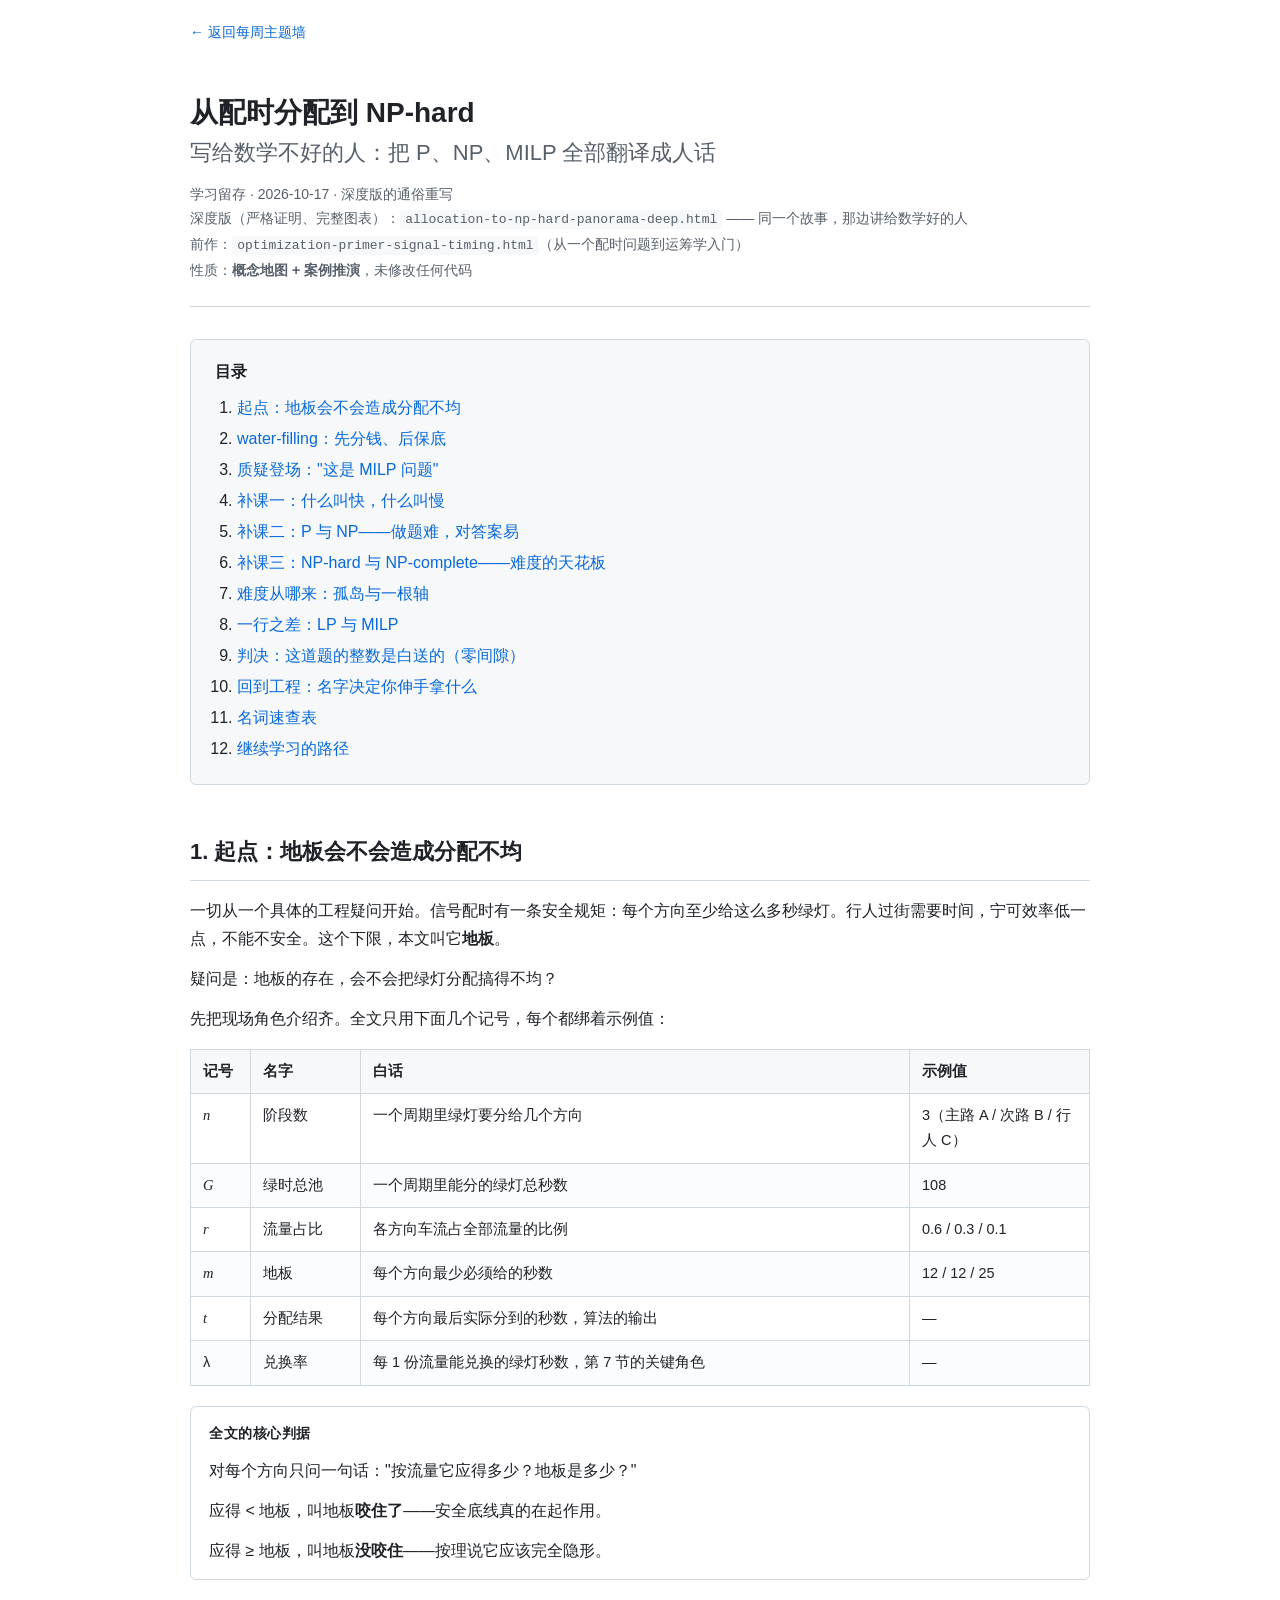
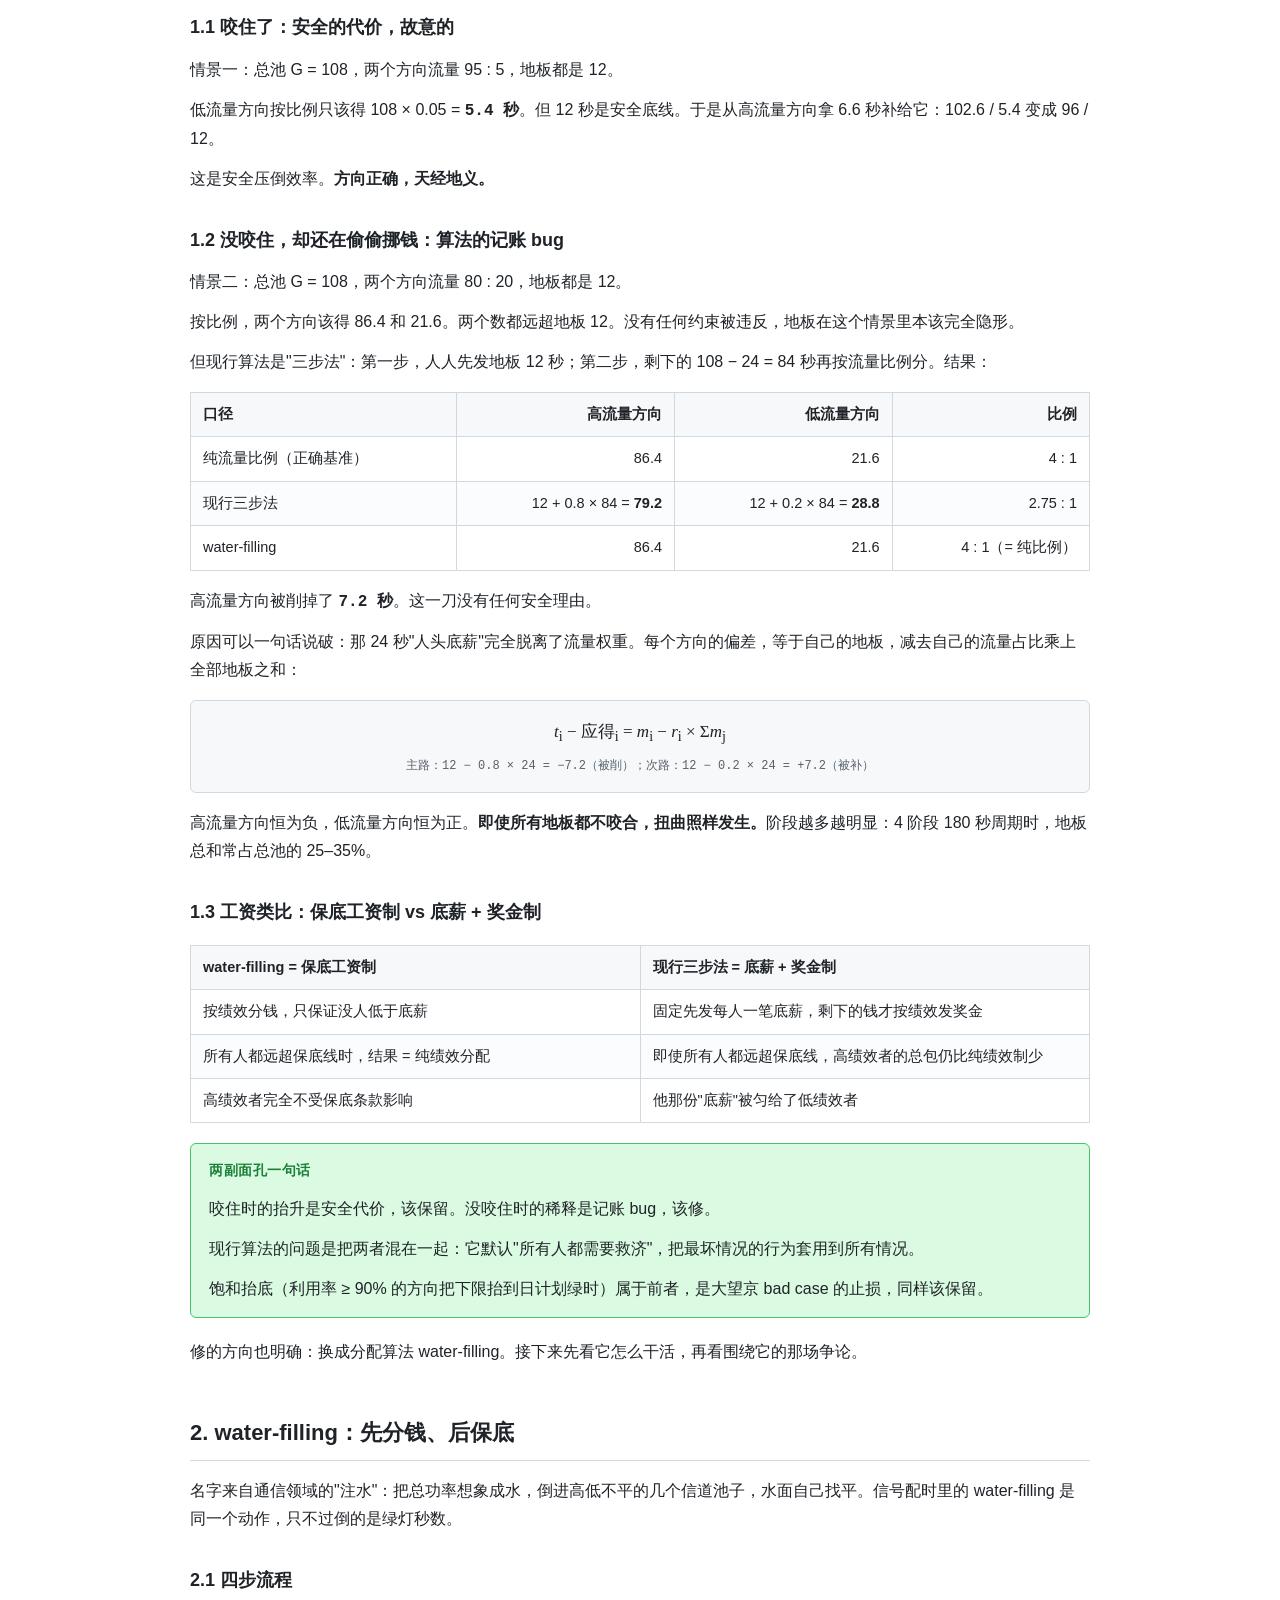
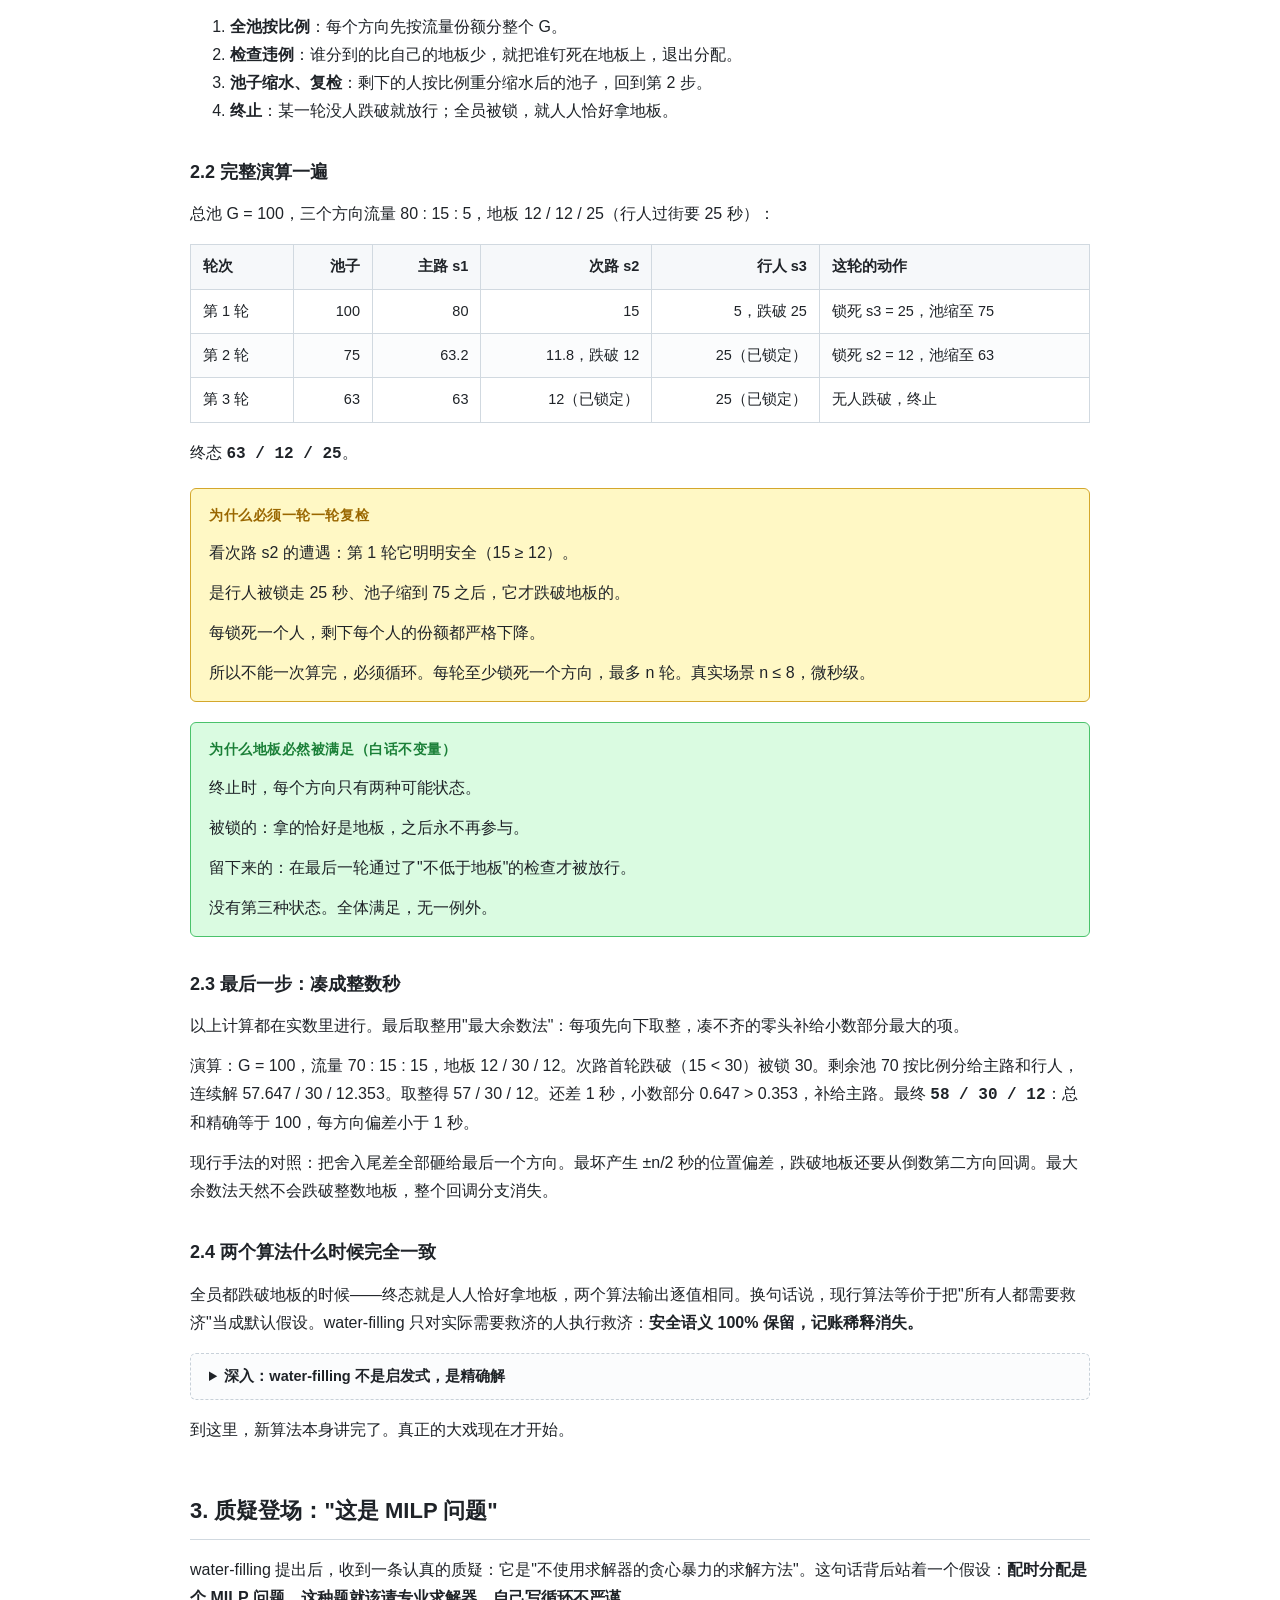
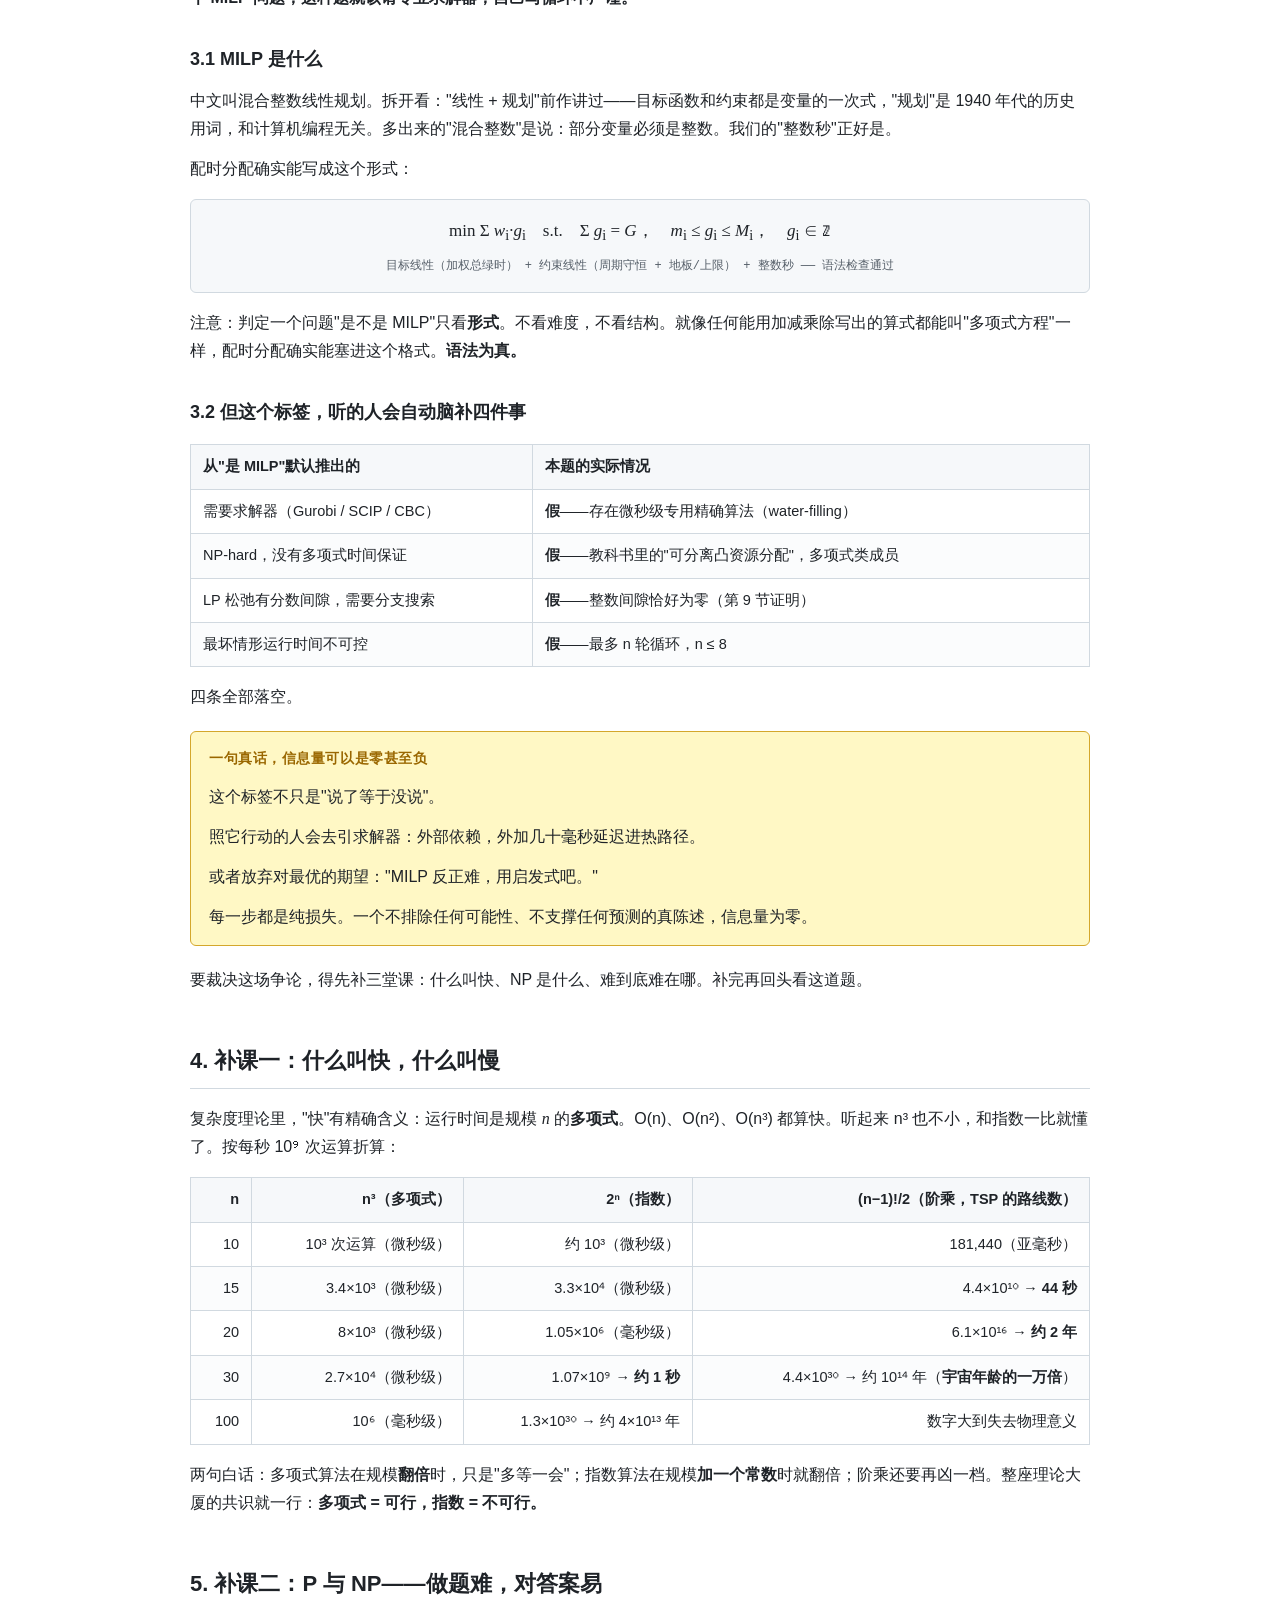
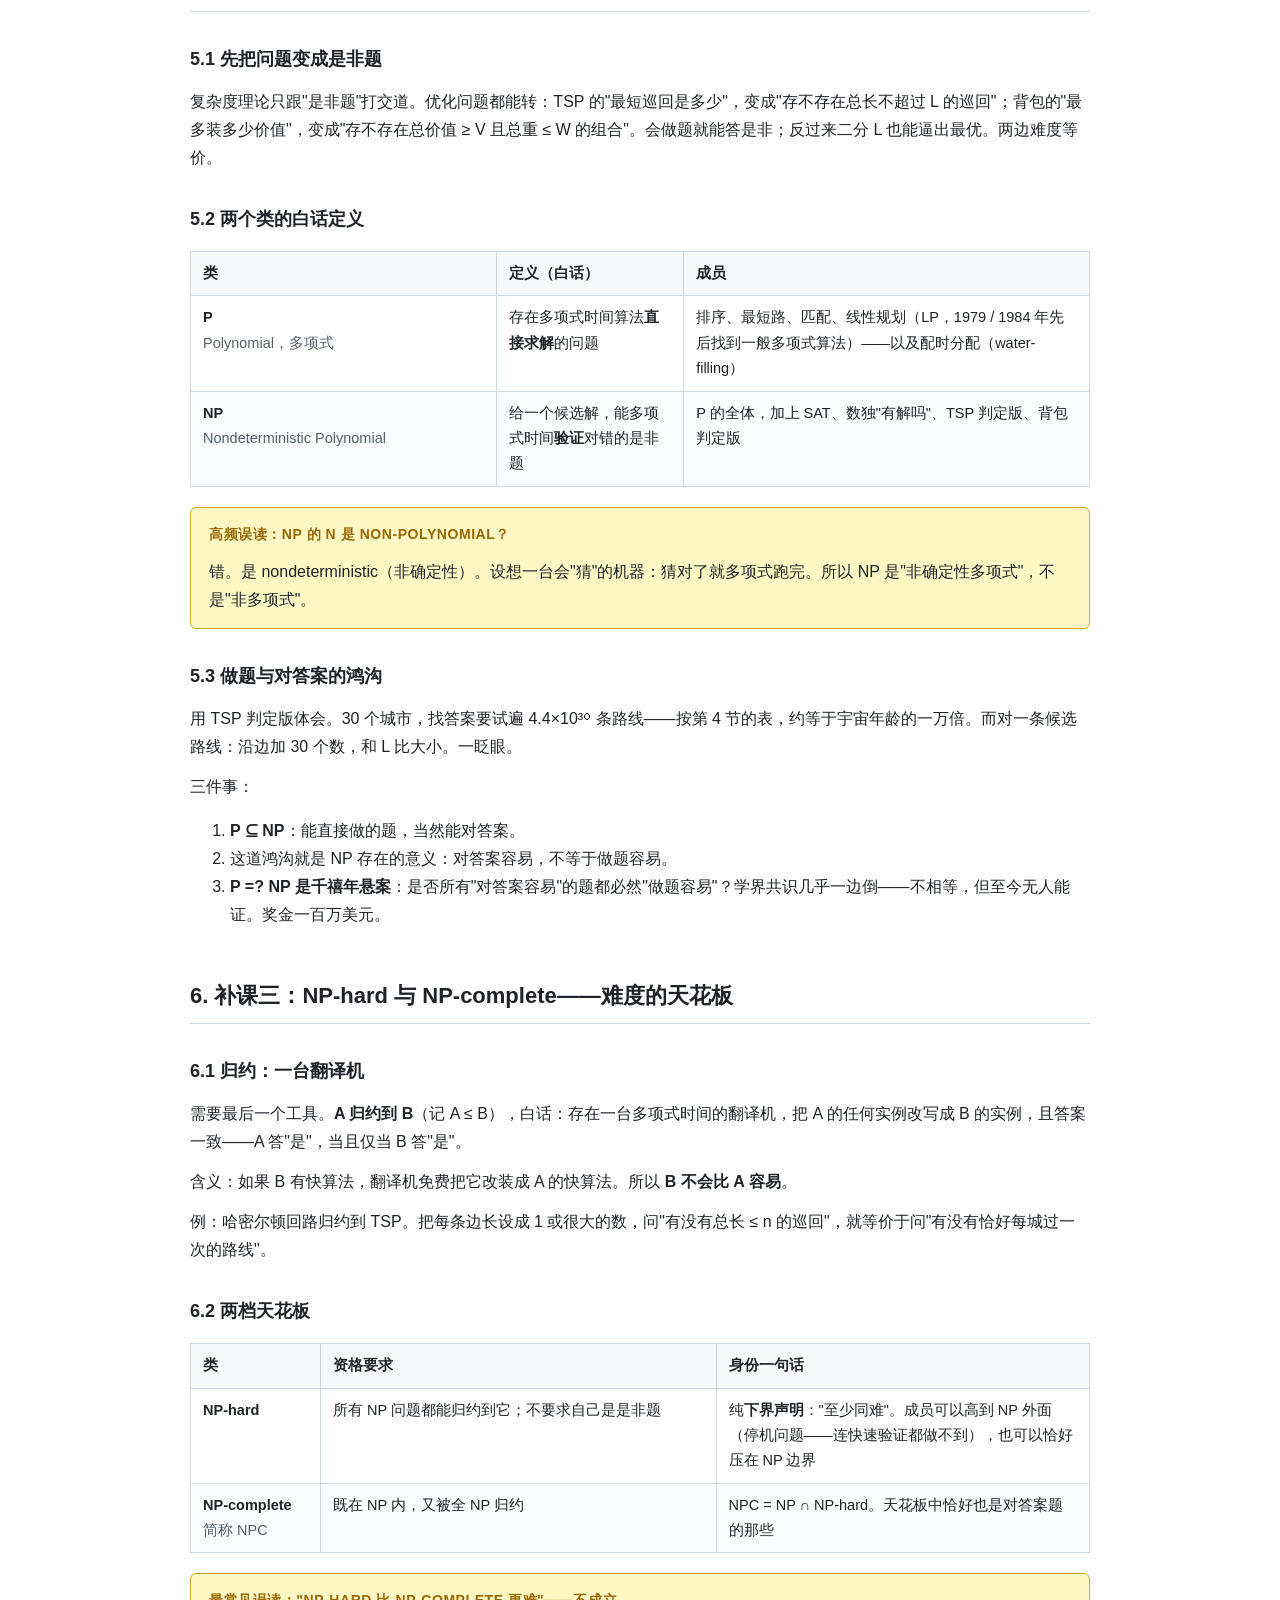
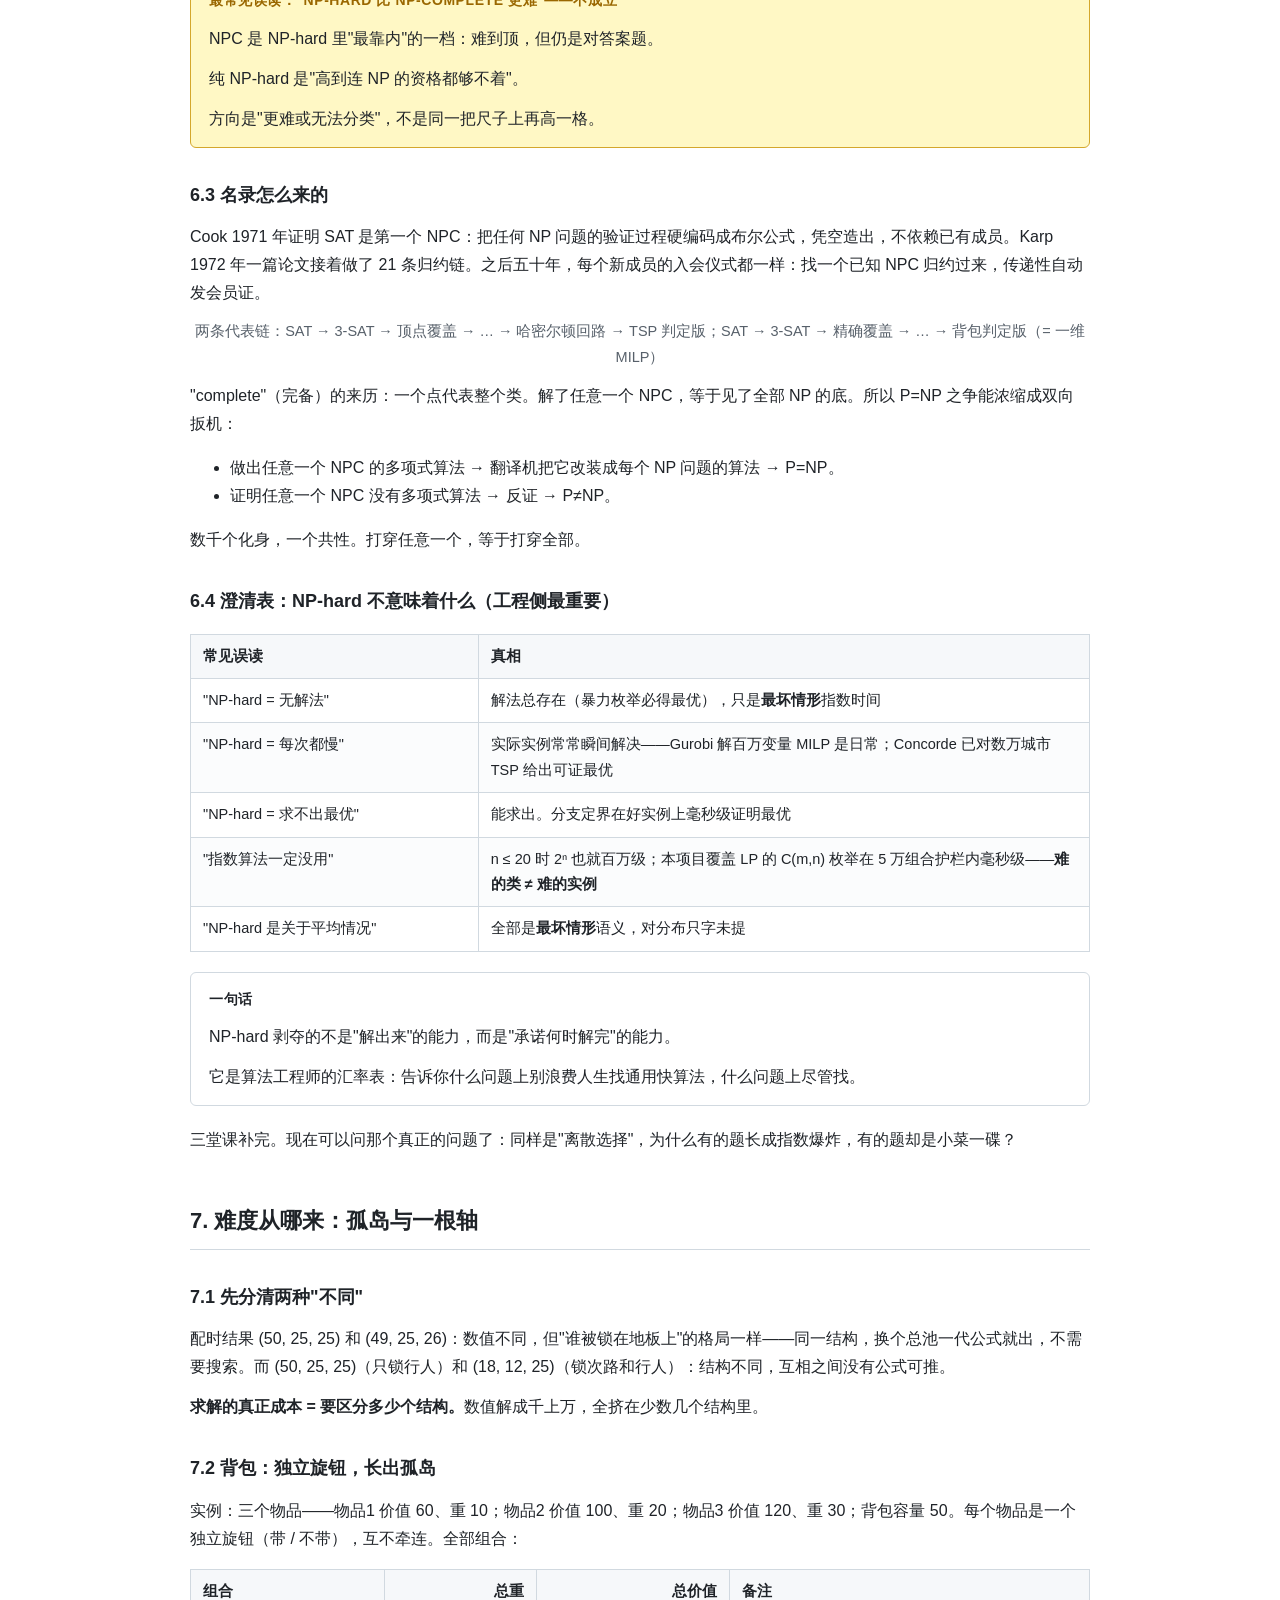
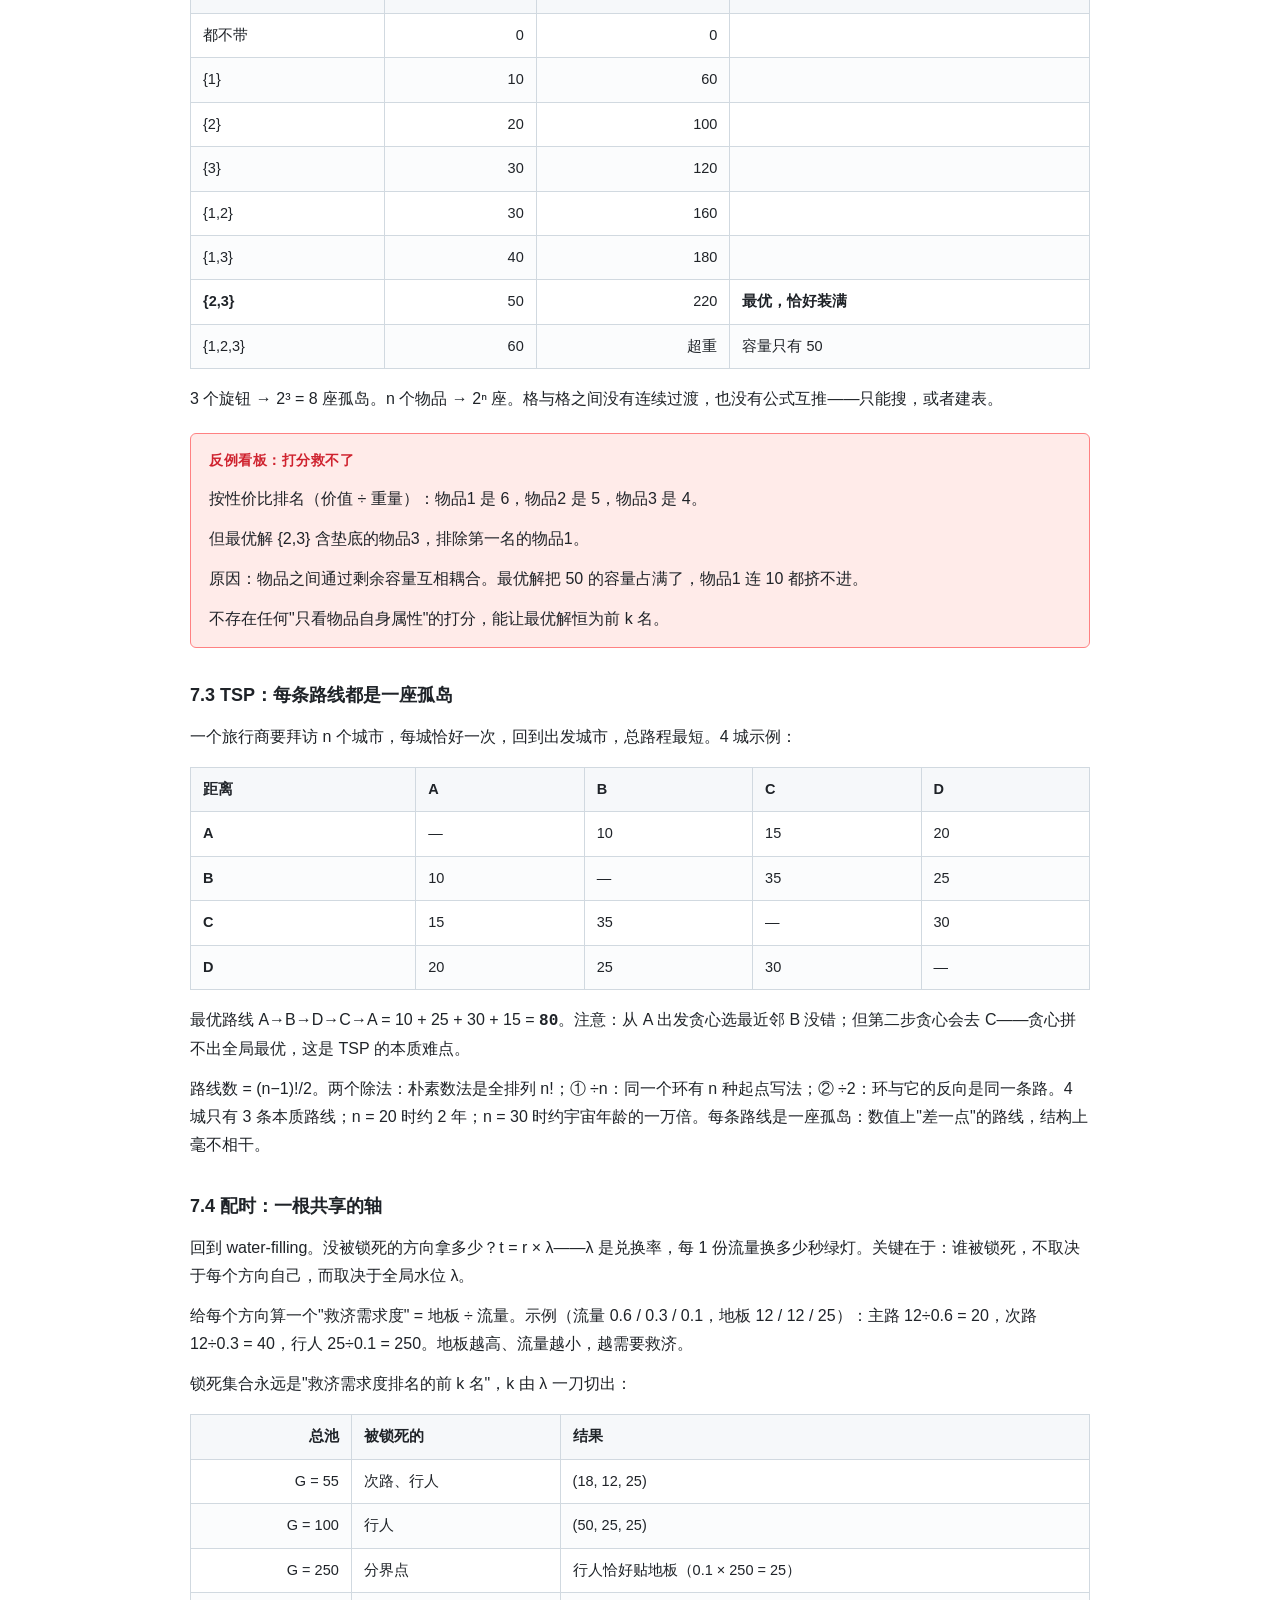
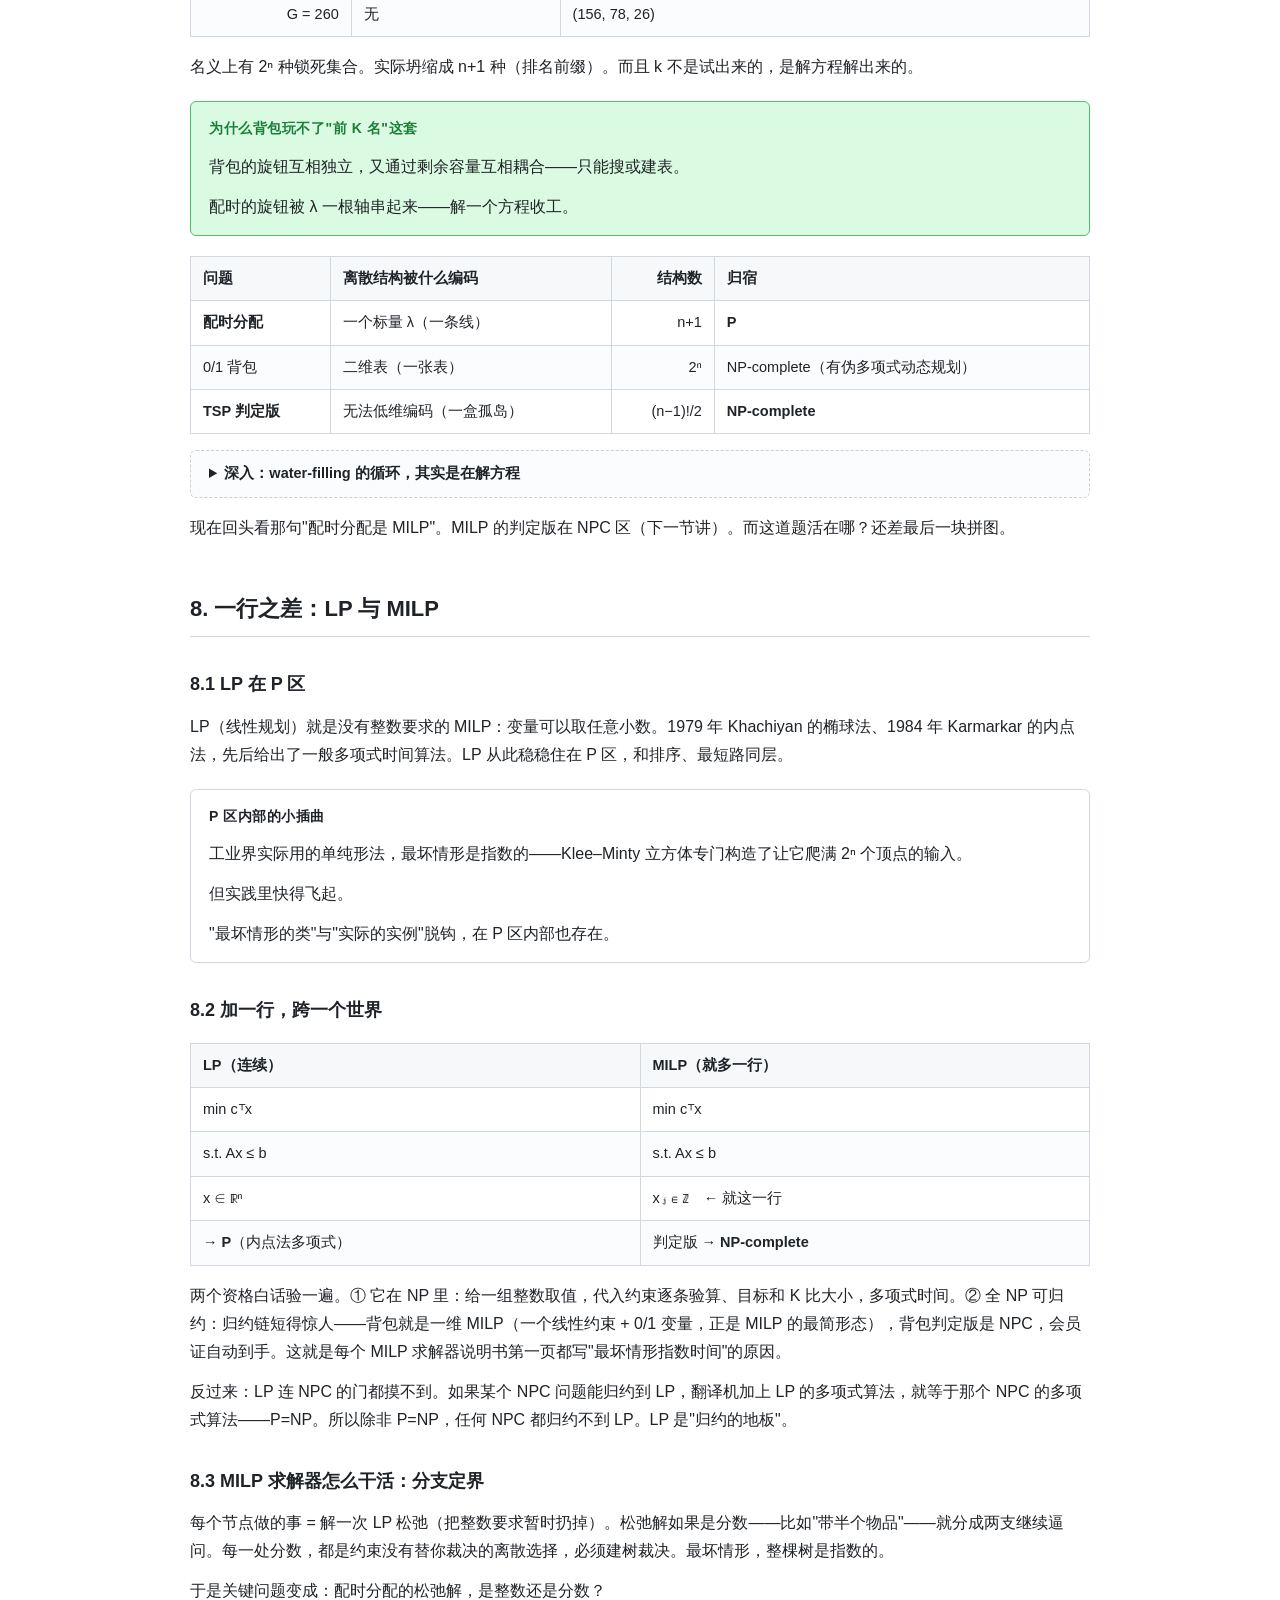
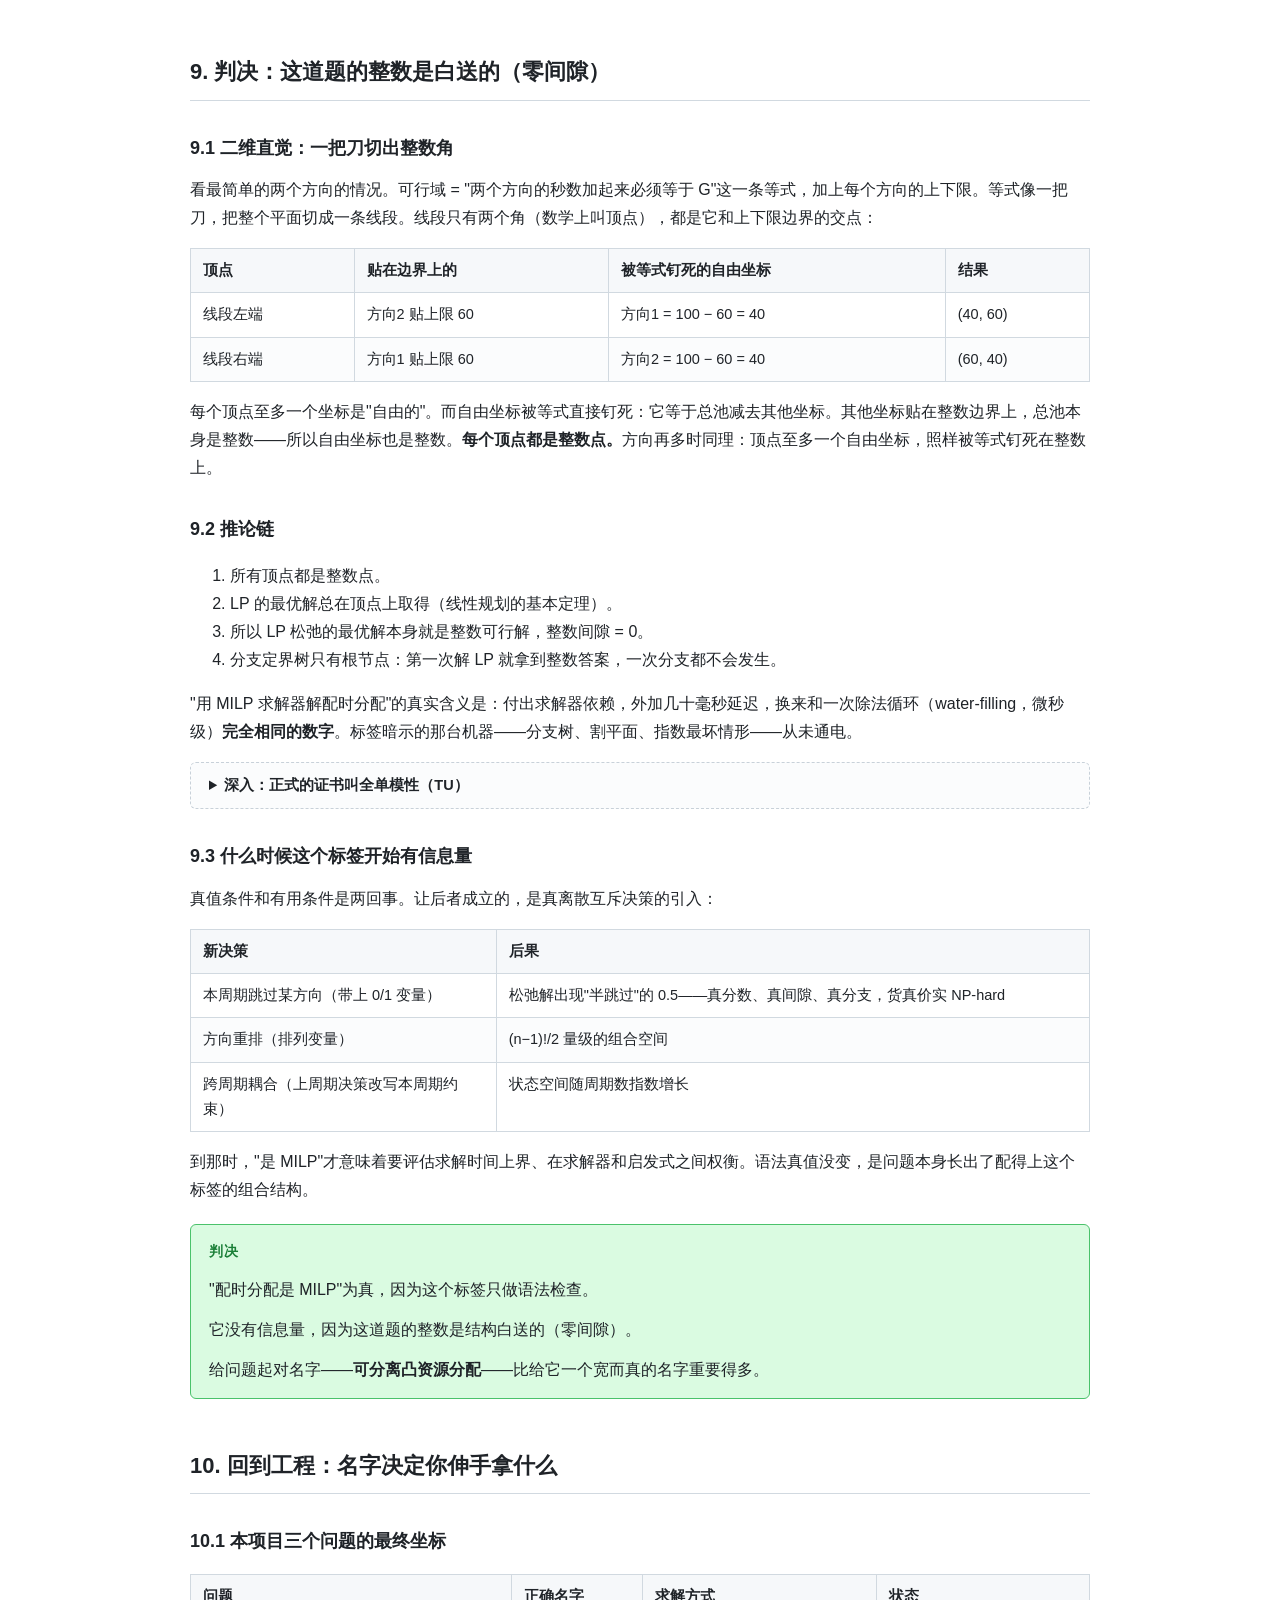
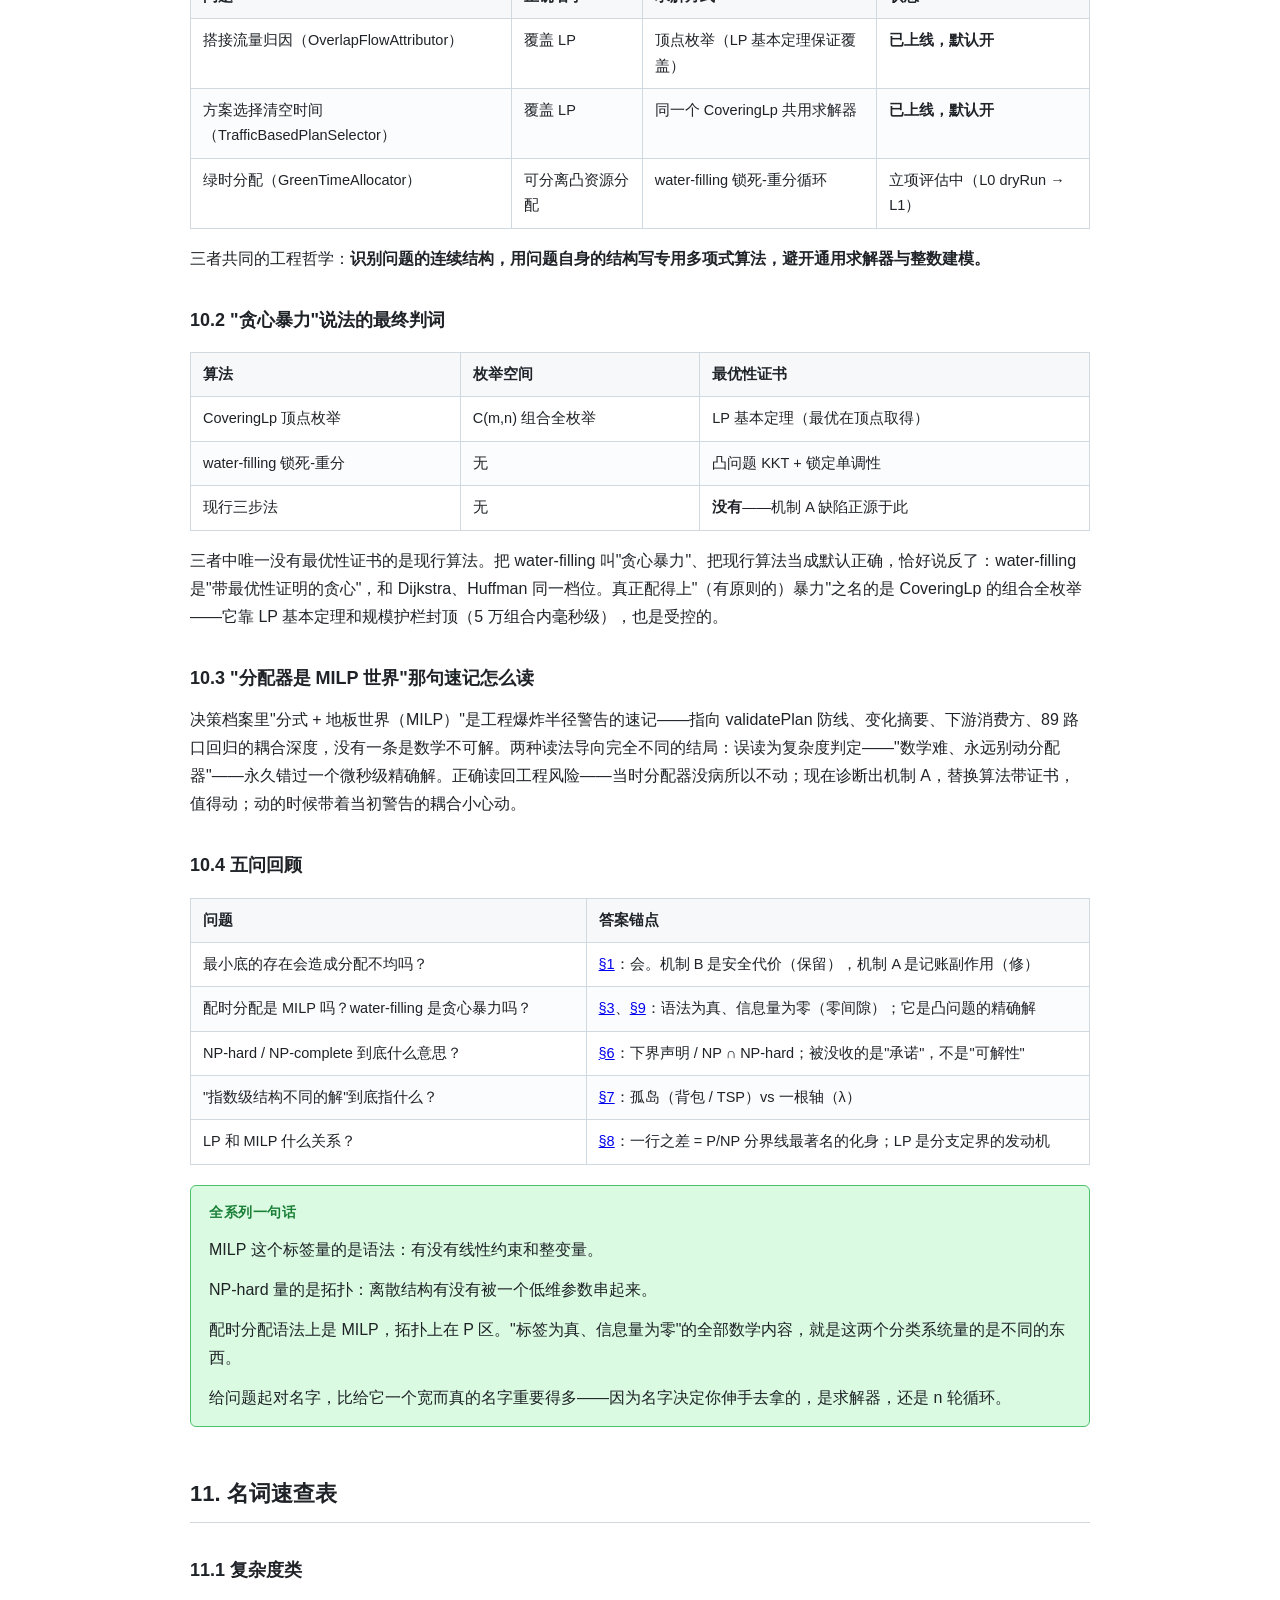
<file: docs/np-hard-complexity-map-总结.html>
<!DOCTYPE html>
<html lang="zh-CN">
<head>
<meta charset="UTF-8">
<meta name="viewport" content="width=device-width, initial-scale=1.0">
<title>从配时分配到 NP-hard — 写给数学不好的人的复杂度地图</title>
<style>
  :root{
    --fg:#1f2328; --fg-dim:#57606a; --bg:#fff; --bg-soft:#f6f8fa;
    --border:#d1d9e0; --accent:#0969da; --warn:#9a6700; --warn-bg:#fff8c5;
    --danger:#cf222e; --danger-bg:#ffebe9; --ok:#1a7f37; --ok-bg:#dafbe1;
    --code-bg:#f6f8fa; --mono:ui-monospace,SFMono-Regular,"SF Mono",Menlo,Consolas,monospace;
  }
  *{box-sizing:border-box}
  body{
    margin:0; padding:0 24px 96px;
    font:16px/1.75 -apple-system,BlinkMacSystemFont,"Segoe UI","PingFang SC","Hiragino Sans GB","Microsoft YaHei",sans-serif;
    color:var(--fg); background:var(--bg);
  }
  .wrap{max-width:900px;margin:0 auto}
  .back{display:inline-block;margin:20px 0 0;font-size:14px;color:var(--accent);text-decoration:none}
  .back:hover{text-decoration:underline}
  header{padding:48px 0 24px;border-bottom:1px solid var(--border);margin-bottom:32px}
  h1{font-size:28px;line-height:1.35;margin:0 0 12px}
  .meta{color:var(--fg-dim);font-size:14px}
  .meta code{font-size:13px}
  h2{font-size:22px;margin:48px 0 16px;padding-bottom:8px;border-bottom:1px solid var(--border)}
  h3{font-size:18px;margin:32px 0 12px}
  p{margin:12px 0}
  code{font-family:var(--mono);font-size:.88em;background:var(--code-bg);padding:.15em .4em;border-radius:4px}
  pre{background:var(--code-bg);border:1px solid var(--border);border-radius:6px;padding:14px 16px;overflow-x:auto;font-family:var(--mono);font-size:13px;line-height:1.6}
  table{border-collapse:collapse;width:100%;margin:16px 0;font-size:14.5px}
  th,td{border:1px solid var(--border);padding:9px 12px;text-align:left;vertical-align:top}
  th{background:var(--bg-soft);font-weight:600}
  tbody tr:nth-child(even){background:#fbfcfd}
  td.num,th.num{text-align:right;font-variant-numeric:tabular-nums}
  blockquote{margin:16px 0;padding:12px 18px;border-left:4px solid var(--accent);background:var(--bg-soft);color:var(--fg)}
  blockquote p{margin:0}
  .box{border:1px solid var(--border);border-radius:6px;padding:14px 18px;margin:20px 0}
  .box>:first-child{margin-top:0} .box>:last-child{margin-bottom:0}
  .box-title{font-weight:600;font-size:14px;text-transform:uppercase;letter-spacing:.04em;margin-bottom:8px}
  .warn{background:var(--warn-bg);border-color:#d4a72c} .warn .box-title{color:var(--warn)}
  .danger{background:var(--danger-bg);border-color:#ff8182} .danger .box-title{color:var(--danger)}
  .ok{background:var(--ok-bg);border-color:#4ac26b} .ok .box-title{color:var(--ok)}
  nav.toc{background:var(--bg-soft);border:1px solid var(--border);border-radius:6px;padding:18px 24px;margin:24px 0 40px}
  nav.toc div.t{font-weight:600;margin-bottom:8px}
  nav.toc ol{margin:0;padding-left:22px}
  nav.toc li{margin:3px 0}
  nav.toc a{color:var(--accent);text-decoration:none}
  nav.toc a:hover{text-decoration:underline}
  hr{border:0;border-top:1px solid var(--border);margin:40px 0}
  .footnote{font-size:14px;color:var(--fg-dim)}
  .formula{
    background:var(--bg-soft);border:1px solid var(--border);border-radius:6px;
    padding:14px 20px;margin:16px 0;text-align:center;
    font-family:Georgia,"Times New Roman",serif;font-size:17px;line-height:2.0;
  }
  .formula .cmt{display:block;font-family:var(--mono);font-size:12px;color:var(--fg-dim);margin-top:4px}
  var{font-family:Georgia,serif;font-style:italic}
  .big-num{font-family:var(--mono);font-weight:600}
  details{border:1px dashed #c8d1d9;border-radius:6px;padding:10px 18px;margin:16px 0;background:#fbfcfd}
  details summary{cursor:pointer;font-weight:600;font-size:14.5px}
  details[open]{border-style:solid}
  details p{font-size:14.5px}
  .no{color:var(--fg-dim)}
</style>
</head>
<body>
<div class="wrap">

<a class="back" href="./">← 返回每周主题墙</a>
<header>
  <h1>从配时分配到 NP-hard<br><span style="font-weight:400;color:var(--fg-dim);font-size:22px">写给数学不好的人：把 P、NP、MILP 全部翻译成人话</span></h1>
  <div class="meta">
    学习留存 · 2026-10-17 · 深度版的通俗重写<br>
    深度版（严格证明、完整图表）：<code>allocation-to-np-hard-panorama-deep.html</code> —— 同一个故事，那边讲给数学好的人<br>
    前作：<code>optimization-primer-signal-timing.html</code>（从一个配时问题到运筹学入门）<br>
    性质：<strong>概念地图 + 案例推演</strong>，未修改任何代码
  </div>
</header>

<nav class="toc">
  <div class="t">目录</div>
  <ol>
    <li><a href="#c1">起点：地板会不会造成分配不均</a></li>
    <li><a href="#c2">water-filling：先分钱、后保底</a></li>
    <li><a href="#c3">质疑登场："这是 MILP 问题"</a></li>
    <li><a href="#c4">补课一：什么叫快，什么叫慢</a></li>
    <li><a href="#c5">补课二：P 与 NP——做题难，对答案易</a></li>
    <li><a href="#c6">补课三：NP-hard 与 NP-complete——难度的天花板</a></li>
    <li><a href="#c7">难度从哪来：孤岛与一根轴</a></li>
    <li><a href="#c8">一行之差：LP 与 MILP</a></li>
    <li><a href="#c9">判决：这道题的整数是白送的（零间隙）</a></li>
    <li><a href="#c10">回到工程：名字决定你伸手拿什么</a></li>
    <li><a href="#c11">名词速查表</a></li>
    <li><a href="#c12">继续学习的路径</a></li>
  </ol>
</nav>

<!-- ===================================================== -->
<h2 id="c1">1. 起点：地板会不会造成分配不均</h2>

<p>一切从一个具体的工程疑问开始。信号配时有一条安全规矩：每个方向至少给这么多秒绿灯。行人过街需要时间，宁可效率低一点，不能不安全。这个下限，本文叫它<strong>地板</strong>。</p>

<p>疑问是：地板的存在，会不会把绿灯分配搞得不均？</p>

<p>先把现场角色介绍齐。全文只用下面几个记号，每个都绑着示例值：</p>

<table>
  <thead><tr><th style="width:60px">记号</th><th style="width:110px">名字</th><th>白话</th><th style="width:180px">示例值</th></tr></thead>
  <tbody>
    <tr><td><var>n</var></td><td>阶段数</td><td>一个周期里绿灯要分给几个方向</td><td>3（主路 A / 次路 B / 行人 C）</td></tr>
    <tr><td><var>G</var></td><td>绿时总池</td><td>一个周期里能分的绿灯总秒数</td><td>108</td></tr>
    <tr><td><var>r</var></td><td>流量占比</td><td>各方向车流占全部流量的比例</td><td>0.6 / 0.3 / 0.1</td></tr>
    <tr><td><var>m</var></td><td>地板</td><td>每个方向最少必须给的秒数</td><td>12 / 12 / 25</td></tr>
    <tr><td><var>t</var></td><td>分配结果</td><td>每个方向最后实际分到的秒数，算法的输出</td><td>—</td></tr>
    <tr><td>λ</td><td>兑换率</td><td>每 1 份流量能兑换的绿灯秒数，第 7 节的关键角色</td><td>—</td></tr>
  </tbody>
</table>

<div class="box">
  <div class="box-title">全文的核心判据</div>
  <p>对每个方向只问一句话："按流量它应得多少？地板是多少？"</p>
  <p>应得 &lt; 地板，叫地板<strong>咬住了</strong>——安全底线真的在起作用。</p>
  <p>应得 ≥ 地板，叫地板<strong>没咬住</strong>——按理说它应该完全隐形。</p>
</div>

<h3>1.1 咬住了：安全的代价，故意的</h3>

<p>情景一：总池 G = 108，两个方向流量 95 : 5，地板都是 12。</p>

<p>低流量方向按比例只该得 108 × 0.05 = <span class="big-num">5.4 秒</span>。但 12 秒是安全底线。于是从高流量方向拿 6.6 秒补给它：102.6 / 5.4 变成 96 / 12。</p>

<p>这是安全压倒效率。<strong>方向正确，天经地义。</strong></p>

<h3>1.2 没咬住，却还在偷偷挪钱：算法的记账 bug</h3>

<p>情景二：总池 G = 108，两个方向流量 80 : 20，地板都是 12。</p>

<p>按比例，两个方向该得 86.4 和 21.6。两个数都远超地板 12。没有任何约束被违反，地板在这个情景里本该完全隐形。</p>

<p>但现行算法是"三步法"：第一步，人人先发地板 12 秒；第二步，剩下的 108 − 24 = 84 秒再按流量比例分。结果：</p>

<table>
  <thead><tr><th>口径</th><th class="num">高流量方向</th><th class="num">低流量方向</th><th class="num">比例</th></tr></thead>
  <tbody>
    <tr><td>纯流量比例（正确基准）</td><td class="num">86.4</td><td class="num">21.6</td><td class="num">4 : 1</td></tr>
    <tr><td>现行三步法</td><td class="num">12 + 0.8 × 84 = <b>79.2</b></td><td class="num">12 + 0.2 × 84 = <b>28.8</b></td><td class="num">2.75 : 1</td></tr>
    <tr><td>water-filling</td><td class="num">86.4</td><td class="num">21.6</td><td class="num">4 : 1（= 纯比例）</td></tr>
  </tbody>
</table>

<p>高流量方向被削掉了 <span class="big-num">7.2 秒</span>。这一刀没有任何安全理由。</p>

<p>原因可以一句话说破：那 24 秒"人头底薪"完全脱离了流量权重。每个方向的偏差，等于自己的地板，减去自己的流量占比乘上全部地板之和：</p>

<div class="formula">
  <var>t</var><sub>i</sub> − 应得<sub>i</sub> = <var>m</var><sub>i</sub> − <var>r</var><sub>i</sub> × Σ<var>m</var><sub>j</sub>
  <span class="cmt">主路：12 − 0.8 × 24 = −7.2（被削）；次路：12 − 0.2 × 24 = +7.2（被补）</span>
</div>

<p>高流量方向恒为负，低流量方向恒为正。<strong>即使所有地板都不咬合，扭曲照样发生。</strong>阶段越多越明显：4 阶段 180 秒周期时，地板总和常占总池的 25–35%。</p>

<h3>1.3 工资类比：保底工资制 vs 底薪 + 奖金制</h3>

<table>
  <thead><tr><th style="width:50%">water-filling = 保底工资制</th><th>现行三步法 = 底薪 + 奖金制</th></tr></thead>
  <tbody>
    <tr><td>按绩效分钱，只保证没人低于底薪</td><td>固定先发每人一笔底薪，剩下的钱才按绩效发奖金</td></tr>
    <tr><td>所有人都远超保底线时，结果 = 纯绩效分配</td><td>即使所有人都远超保底线，高绩效者的总包仍比纯绩效制少</td></tr>
    <tr><td>高绩效者完全不受保底条款影响</td><td>他那份"底薪"被匀给了低绩效者</td></tr>
  </tbody>
</table>

<div class="box ok">
  <div class="box-title">两副面孔一句话</div>
  <p>咬住时的抬升是安全代价，该保留。没咬住时的稀释是记账 bug，该修。</p>
  <p>现行算法的问题是把两者混在一起：它默认"所有人都需要救济"，把最坏情况的行为套用到所有情况。</p>
  <p>饱和抬底（利用率 ≥ 90% 的方向把下限抬到日计划绿时）属于前者，是大望京 bad case 的止损，同样该保留。</p>
</div>

<p>修的方向也明确：换成分配算法 water-filling。接下来先看它怎么干活，再看围绕它的那场争论。</p>

<!-- ===================================================== -->
<h2 id="c2">2. water-filling：先分钱、后保底</h2>

<p>名字来自通信领域的"注水"：把总功率想象成水，倒进高低不平的几个信道池子，水面自己找平。信号配时里的 water-filling 是同一个动作，只不过倒的是绿灯秒数。</p>

<h3>2.1 四步流程</h3>

<ol>
  <li><strong>全池按比例</strong>：每个方向先按流量份额分整个 G。</li>
  <li><strong>检查违例</strong>：谁分到的比自己的地板少，就把谁钉死在地板上，退出分配。</li>
  <li><strong>池子缩水、复检</strong>：剩下的人按比例重分缩水后的池子，回到第 2 步。</li>
  <li><strong>终止</strong>：某一轮没人跌破就放行；全员被锁，就人人恰好拿地板。</li>
</ol>

<h3>2.2 完整演算一遍</h3>

<p>总池 G = 100，三个方向流量 80 : 15 : 5，地板 12 / 12 / 25（行人过街要 25 秒）：</p>

<table>
  <thead><tr><th>轮次</th><th class="num">池子</th><th class="num">主路 s1</th><th class="num">次路 s2</th><th class="num">行人 s3</th><th>这轮的动作</th></tr></thead>
  <tbody>
    <tr><td>第 1 轮</td><td class="num">100</td><td class="num">80</td><td class="num">15</td><td class="num">5，跌破 25</td><td>锁死 s3 = 25，池缩至 75</td></tr>
    <tr><td>第 2 轮</td><td class="num">75</td><td class="num">63.2</td><td class="num">11.8，跌破 12</td><td class="num">25（已锁定）</td><td>锁死 s2 = 12，池缩至 63</td></tr>
    <tr><td>第 3 轮</td><td class="num">63</td><td class="num">63</td><td class="num">12（已锁定）</td><td class="num">25（已锁定）</td><td>无人跌破，终止</td></tr>
  </tbody>
</table>

<p>终态 <span class="big-num">63 / 12 / 25</span>。</p>

<div class="box warn">
  <div class="box-title">为什么必须一轮一轮复检</div>
  <p>看次路 s2 的遭遇：第 1 轮它明明安全（15 ≥ 12）。</p>
  <p>是行人被锁走 25 秒、池子缩到 75 之后，它才跌破地板的。</p>
  <p>每锁死一个人，剩下每个人的份额都严格下降。</p>
  <p>所以不能一次算完，必须循环。每轮至少锁死一个方向，最多 n 轮。真实场景 n ≤ 8，微秒级。</p>
</div>

<div class="box ok">
  <div class="box-title">为什么地板必然被满足（白话不变量）</div>
  <p>终止时，每个方向只有两种可能状态。</p>
  <p>被锁的：拿的恰好是地板，之后永不再参与。</p>
  <p>留下来的：在最后一轮通过了"不低于地板"的检查才被放行。</p>
  <p>没有第三种状态。全体满足，无一例外。</p>
</div>

<h3>2.3 最后一步：凑成整数秒</h3>

<p>以上计算都在实数里进行。最后取整用"最大余数法"：每项先向下取整，凑不齐的零头补给小数部分最大的项。</p>

<p>演算：G = 100，流量 70 : 15 : 15，地板 12 / 30 / 12。次路首轮跌破（15 &lt; 30）被锁 30。剩余池 70 按比例分给主路和行人，连续解 57.647 / 30 / 12.353。取整得 57 / 30 / 12。还差 1 秒，小数部分 0.647 &gt; 0.353，补给主路。最终 <span class="big-num">58 / 30 / 12</span>：总和精确等于 100，每方向偏差小于 1 秒。</p>

<p>现行手法的对照：把舍入尾差全部砸给最后一个方向。最坏产生 ±n/2 秒的位置偏差，跌破地板还要从倒数第二方向回调。最大余数法天然不会跌破整数地板，整个回调分支消失。</p>

<h3>2.4 两个算法什么时候完全一致</h3>

<p>全员都跌破地板的时候——终态就是人人恰好拿地板，两个算法输出逐值相同。换句话说，现行算法等价于把"所有人都需要救济"当成默认假设。water-filling 只对实际需要救济的人执行救济：<strong>安全语义 100% 保留，记账稀释消失。</strong></p>

<details>
<summary>深入：water-filling 不是启发式，是精确解</summary>
<p>它精确求解一个凸优化问题（比例公平目标：流量加权的对数和最大化），输出与数学最优逐位一致，满足凸问题最优性的标准条件（KKT）。它和 Dijkstra 最短路一样，属于"带最优性证书的贪心"，不是碰运气的猜。完整推导见深度版 §1.5。</p>
</details>

<p>到这里，新算法本身讲完了。真正的大戏现在才开始。</p>

<!-- ===================================================== -->
<h2 id="c3">3. 质疑登场："这是 MILP 问题"</h2>

<p>water-filling 提出后，收到一条认真的质疑：它是"不使用求解器的贪心暴力的求解方法"。这句话背后站着一个假设：<strong>配时分配是个 MILP 问题，这种题就该请专业求解器，自己写循环不严谨。</strong></p>

<h3>3.1 MILP 是什么</h3>

<p>中文叫混合整数线性规划。拆开看："线性 + 规划"前作讲过——目标函数和约束都是变量的一次式，"规划"是 1940 年代的历史用词，和计算机编程无关。多出来的"混合整数"是说：部分变量必须是整数。我们的"整数秒"正好是。</p>

<p>配时分配确实能写成这个形式：</p>

<div class="formula">
  min Σ <var>w</var><sub>i</sub>·<var>g</var><sub>i</sub>　s.t.　Σ <var>g</var><sub>i</sub> = <var>G</var>，　<var>m</var><sub>i</sub> ≤ <var>g</var><sub>i</sub> ≤ <var>M</var><sub>i</sub>，　<var>g</var><sub>i</sub> ∈ ℤ
  <span class="cmt">目标线性（加权总绿时） + 约束线性（周期守恒 + 地板/上限） + 整数秒 —— 语法检查通过</span>
</div>

<p>注意：判定一个问题"是不是 MILP"只看<strong>形式</strong>。不看难度，不看结构。就像任何能用加减乘除写出的算式都能叫"多项式方程"一样，配时分配确实能塞进这个格式。<strong>语法为真。</strong></p>

<h3>3.2 但这个标签，听的人会自动脑补四件事</h3>

<table>
  <thead><tr><th style="width:38%">从"是 MILP"默认推出的</th><th>本题的实际情况</th></tr></thead>
  <tbody>
    <tr><td>需要求解器（Gurobi / SCIP / CBC）</td><td><b>假</b>——存在微秒级专用精确算法（water-filling）</td></tr>
    <tr><td>NP-hard，没有多项式时间保证</td><td><b>假</b>——教科书里的"可分离凸资源分配"，多项式类成员</td></tr>
    <tr><td>LP 松弛有分数间隙，需要分支搜索</td><td><b>假</b>——整数间隙恰好为零（第 9 节证明）</td></tr>
    <tr><td>最坏情形运行时间不可控</td><td><b>假</b>——最多 n 轮循环，n ≤ 8</td></tr>
  </tbody>
</table>

<p>四条全部落空。</p>

<div class="box warn">
  <div class="box-title">一句真话，信息量可以是零甚至负</div>
  <p>这个标签不只是"说了等于没说"。</p>
  <p>照它行动的人会去引求解器：外部依赖，外加几十毫秒延迟进热路径。</p>
  <p>或者放弃对最优的期望："MILP 反正难，用启发式吧。"</p>
  <p>每一步都是纯损失。一个不排除任何可能性、不支撑任何预测的真陈述，信息量为零。</p>
</div>

<p>要裁决这场争论，得先补三堂课：什么叫快、NP 是什么、难到底难在哪。补完再回头看这道题。</p>

<!-- ===================================================== -->
<h2 id="c4">4. 补课一：什么叫快，什么叫慢</h2>

<p>复杂度理论里，"快"有精确含义：运行时间是规模 <var>n</var> 的<strong>多项式</strong>。O(n)、O(n²)、O(n³) 都算快。听起来 n³ 也不小，和指数一比就懂了。按每秒 10⁹ 次运算折算：</p>

<table>
  <thead><tr><th class="num">n</th><th class="num">n³（多项式）</th><th class="num">2ⁿ（指数）</th><th class="num">(n−1)!/2（阶乘，TSP 的路线数）</th></tr></thead>
  <tbody>
    <tr><td class="num">10</td><td class="num">10³ 次运算（微秒级）</td><td class="num">约 10³（微秒级）</td><td class="num">181,440（亚毫秒）</td></tr>
    <tr><td class="num">15</td><td class="num">3.4×10³（微秒级）</td><td class="num">3.3×10⁴（微秒级）</td><td class="num">4.4×10¹⁰ → <b>44 秒</b></td></tr>
    <tr><td class="num">20</td><td class="num">8×10³（微秒级）</td><td class="num">1.05×10⁶（毫秒级）</td><td class="num">6.1×10¹⁶ → <b>约 2 年</b></td></tr>
    <tr><td class="num">30</td><td class="num">2.7×10⁴（微秒级）</td><td class="num">1.07×10⁹ → <b>约 1 秒</b></td><td class="num">4.4×10³⁰ → 约 10¹⁴ 年（<b>宇宙年龄的一万倍</b>）</td></tr>
    <tr><td class="num">100</td><td class="num">10⁶（毫秒级）</td><td class="num">1.3×10³⁰ → 约 4×10¹³ 年</td><td class="num">数字大到失去物理意义</td></tr>
  </tbody>
</table>

<p>两句白话：多项式算法在规模<strong>翻倍</strong>时，只是"多等一会"；指数算法在规模<strong>加一个常数</strong>时就翻倍；阶乘还要再凶一档。整座理论大厦的共识就一行：<strong>多项式 = 可行，指数 = 不可行。</strong></p>

<!-- ===================================================== -->
<h2 id="c5">5. 补课二：P 与 NP——做题难，对答案易</h2>

<h3>5.1 先把问题变成是非题</h3>

<p>复杂度理论只跟"是非题"打交道。优化问题都能转：TSP 的"最短巡回是多少"，变成"存不存在总长不超过 L 的巡回"；背包的"最多装多少价值"，变成"存不存在总价值 ≥ V 且总重 ≤ W 的组合"。会做题就能答是非；反过来二分 L 也能逼出最优。两边难度等价。</p>

<h3>5.2 两个类的白话定义</h3>

<table>
  <thead><tr><th style="width:34%">类</th><th>定义（白话）</th><th>成员</th></tr></thead>
  <tbody>
    <tr><td><b>P</b><br><span class="no">Polynomial，多项式</span></td><td>存在多项式时间算法<strong>直接求解</strong>的问题</td><td>排序、最短路、匹配、线性规划（LP，1979 / 1984 年先后找到一般多项式算法）——以及配时分配（water-filling）</td></tr>
    <tr><td><b>NP</b><br><span class="no">Nondeterministic Polynomial</span></td><td>给一个候选解，能多项式时间<strong>验证</strong>对错的是非题</td><td>P 的全体，加上 SAT、数独"有解吗"、TSP 判定版、背包判定版</td></tr>
  </tbody>
</table>

<div class="box warn">
  <div class="box-title">高频误读：NP 的 N 是 non-polynomial？</div>
  <p>错。是 nondeterministic（非确定性）。设想一台会"猜"的机器：猜对了就多项式跑完。所以 NP 是"非确定性多项式"，不是"非多项式"。</p>
</div>

<h3>5.3 做题与对答案的鸿沟</h3>

<p>用 TSP 判定版体会。30 个城市，找答案要试遍 4.4×10³⁰ 条路线——按第 4 节的表，约等于宇宙年龄的一万倍。而对一条候选路线：沿边加 30 个数，和 L 比大小。一眨眼。</p>

<p>三件事：</p>
<ol>
  <li><strong>P ⊆ NP</strong>：能直接做的题，当然能对答案。</li>
  <li>这道鸿沟就是 NP 存在的意义：对答案容易，不等于做题容易。</li>
  <li><strong>P =? NP 是千禧年悬案</strong>：是否所有"对答案容易"的题都必然"做题容易"？学界共识几乎一边倒——不相等，但至今无人能证。奖金一百万美元。</li>
</ol>

<!-- ===================================================== -->
<h2 id="c6">6. 补课三：NP-hard 与 NP-complete——难度的天花板</h2>

<h3>6.1 归约：一台翻译机</h3>

<p>需要最后一个工具。<strong>A 归约到 B</strong>（记 A ≤ B），白话：存在一台多项式时间的翻译机，把 A 的任何实例改写成 B 的实例，且答案一致——A 答"是"，当且仅当 B 答"是"。</p>

<p>含义：如果 B 有快算法，翻译机免费把它改装成 A 的快算法。所以 <strong>B 不会比 A 容易</strong>。</p>

<p>例：哈密尔顿回路归约到 TSP。把每条边长设成 1 或很大的数，问"有没有总长 ≤ n 的巡回"，就等价于问"有没有恰好每城过一次的路线"。</p>

<h3>6.2 两档天花板</h3>

<table>
  <thead><tr><th style="width:130px">类</th><th style="width:44%">资格要求</th><th>身份一句话</th></tr></thead>
  <tbody>
    <tr><td><b>NP-hard</b></td><td>所有 NP 问题都能归约到它；不要求自己是是非题</td><td>纯<strong>下界声明</strong>："至少同难"。成员可以高到 NP 外面（停机问题——连快速验证都做不到），也可以恰好压在 NP 边界</td></tr>
    <tr><td><b>NP-complete</b><br><span class="no">简称 NPC</span></td><td>既在 NP 内，又被全 NP 归约</td><td>NPC = NP ∩ NP-hard。天花板中恰好也是对答案题的那些</td></tr>
  </tbody>
</table>

<div class="box warn">
  <div class="box-title">最常见误读："NP-hard 比 NP-complete 更难"——不成立</div>
  <p>NPC 是 NP-hard 里"最靠内"的一档：难到顶，但仍是对答案题。</p>
  <p>纯 NP-hard 是"高到连 NP 的资格都够不着"。</p>
  <p>方向是"更难或无法分类"，不是同一把尺子上再高一格。</p>
</div>

<h3>6.3 名录怎么来的</h3>

<p>Cook 1971 年证明 SAT 是第一个 NPC：把任何 NP 问题的验证过程硬编码成布尔公式，凭空造出，不依赖已有成员。Karp 1972 年一篇论文接着做了 21 条归约链。之后五十年，每个新成员的入会仪式都一样：找一个已知 NPC 归约过来，传递性自动发会员证。</p>

<p style="text-align:center;color:var(--fg-dim);font-size:14.5px">两条代表链：SAT → 3-SAT → 顶点覆盖 → … → 哈密尔顿回路 → TSP 判定版；SAT → 3-SAT → 精确覆盖 → … → 背包判定版（= 一维 MILP）</p>

<p>"complete"（完备）的来历：一个点代表整个类。解了任意一个 NPC，等于见了全部 NP 的底。所以 P=NP 之争能浓缩成双向扳机：</p>

<ul>
  <li>做出任意一个 NPC 的多项式算法 → 翻译机把它改装成每个 NP 问题的算法 → P=NP。</li>
  <li>证明任意一个 NPC 没有多项式算法 → 反证 → P≠NP。</li>
</ul>

<p>数千个化身，一个共性。打穿任意一个，等于打穿全部。</p>

<h3>6.4 澄清表：NP-hard 不意味着什么（工程侧最重要）</h3>

<table>
  <thead><tr><th style="width:32%">常见误读</th><th>真相</th></tr></thead>
  <tbody>
    <tr><td>"NP-hard = 无解法"</td><td>解法总存在（暴力枚举必得最优），只是<b>最坏情形</b>指数时间</td></tr>
    <tr><td>"NP-hard = 每次都慢"</td><td>实际实例常常瞬间解决——Gurobi 解百万变量 MILP 是日常；Concorde 已对数万城市 TSP 给出可证最优</td></tr>
    <tr><td>"NP-hard = 求不出最优"</td><td>能求出。分支定界在好实例上毫秒级证明最优</td></tr>
    <tr><td>"指数算法一定没用"</td><td>n ≤ 20 时 2ⁿ 也就百万级；本项目覆盖 LP 的 C(m,n) 枚举在 5 万组合护栏内毫秒级——<b>难的类 ≠ 难的实例</b></td></tr>
    <tr><td>"NP-hard 是关于平均情况"</td><td>全部是<b>最坏情形</b>语义，对分布只字未提</td></tr>
  </tbody>
</table>

<div class="box">
  <div class="box-title">一句话</div>
  <p>NP-hard 剥夺的不是"解出来"的能力，而是"承诺何时解完"的能力。</p>
  <p>它是算法工程师的汇率表：告诉你什么问题上别浪费人生找通用快算法，什么问题上尽管找。</p>
</div>

<p>三堂课补完。现在可以问那个真正的问题了：同样是"离散选择"，为什么有的题长成指数爆炸，有的题却是小菜一碟？</p>

<!-- ===================================================== -->
<h2 id="c7">7. 难度从哪来：孤岛与一根轴</h2>

<h3>7.1 先分清两种"不同"</h3>

<p>配时结果 (50, 25, 25) 和 (49, 25, 26)：数值不同，但"谁被锁在地板上"的格局一样——同一结构，换个总池一代公式就出，不需要搜索。而 (50, 25, 25)（只锁行人）和 (18, 12, 25)（锁次路和行人）：结构不同，互相之间没有公式可推。</p>

<p><strong>求解的真正成本 = 要区分多少个结构。</strong>数值解成千上万，全挤在少数几个结构里。</p>

<h3>7.2 背包：独立旋钮，长出孤岛</h3>

<p>实例：三个物品——物品1 价值 60、重 10；物品2 价值 100、重 20；物品3 价值 120、重 30；背包容量 50。每个物品是一个独立旋钮（带 / 不带），互不牵连。全部组合：</p>

<table>
  <thead><tr><th>组合</th><th class="num">总重</th><th class="num">总价值</th><th>备注</th></tr></thead>
  <tbody>
    <tr><td>都不带</td><td class="num">0</td><td class="num">0</td><td></td></tr>
    <tr><td>{1}</td><td class="num">10</td><td class="num">60</td><td></td></tr>
    <tr><td>{2}</td><td class="num">20</td><td class="num">100</td><td></td></tr>
    <tr><td>{3}</td><td class="num">30</td><td class="num">120</td><td></td></tr>
    <tr><td>{1,2}</td><td class="num">30</td><td class="num">160</td><td></td></tr>
    <tr><td>{1,3}</td><td class="num">40</td><td class="num">180</td><td></td></tr>
    <tr><td><b>{2,3}</b></td><td class="num">50</td><td class="num">220</td><td><b>最优，恰好装满</b></td></tr>
    <tr><td>{1,2,3}</td><td class="num">60</td><td class="num">超重</td><td>容量只有 50</td></tr>
  </tbody>
</table>

<p>3 个旋钮 → 2³ = 8 座孤岛。n 个物品 → 2ⁿ 座。格与格之间没有连续过渡，也没有公式互推——只能搜，或者建表。</p>

<div class="box danger">
  <div class="box-title">反例看板：打分救不了</div>
  <p>按性价比排名（价值 ÷ 重量）：物品1 是 6，物品2 是 5，物品3 是 4。</p>
  <p>但最优解 {2,3} 含垫底的物品3，排除第一名的物品1。</p>
  <p>原因：物品之间通过剩余容量互相耦合。最优解把 50 的容量占满了，物品1 连 10 都挤不进。</p>
  <p>不存在任何"只看物品自身属性"的打分，能让最优解恒为前 k 名。</p>
</div>

<h3>7.3 TSP：每条路线都是一座孤岛</h3>

<p>一个旅行商要拜访 n 个城市，每城恰好一次，回到出发城市，总路程最短。4 城示例：</p>

<table>
  <thead><tr><th>距离</th><th>A</th><th>B</th><th>C</th><th>D</th></tr></thead>
  <tbody>
    <tr><td><b>A</b></td><td>—</td><td>10</td><td>15</td><td>20</td></tr>
    <tr><td><b>B</b></td><td>10</td><td>—</td><td>35</td><td>25</td></tr>
    <tr><td><b>C</b></td><td>15</td><td>35</td><td>—</td><td>30</td></tr>
    <tr><td><b>D</b></td><td>20</td><td>25</td><td>30</td><td>—</td></tr>
  </tbody>
</table>

<p>最优路线 A→B→D→C→A = 10 + 25 + 30 + 15 = <span class="big-num">80</span>。注意：从 A 出发贪心选最近邻 B 没错；但第二步贪心会去 C——贪心拼不出全局最优，这是 TSP 的本质难点。</p>

<p>路线数 = (n−1)!/2。两个除法：朴素数法是全排列 n!；① ÷n：同一个环有 n 种起点写法；② ÷2：环与它的反向是同一条路。4 城只有 3 条本质路线；n = 20 时约 2 年；n = 30 时约宇宙年龄的一万倍。每条路线是一座孤岛：数值上"差一点"的路线，结构上毫不相干。</p>

<h3>7.4 配时：一根共享的轴</h3>

<p>回到 water-filling。没被锁死的方向拿多少？t = r × λ——λ 是兑换率，每 1 份流量换多少秒绿灯。关键在于：谁被锁死，不取决于每个方向自己，而取决于全局水位 λ。</p>

<p>给每个方向算一个"救济需求度" = 地板 ÷ 流量。示例（流量 0.6 / 0.3 / 0.1，地板 12 / 12 / 25）：主路 12÷0.6 = 20，次路 12÷0.3 = 40，行人 25÷0.1 = 250。地板越高、流量越小，越需要救济。</p>

<p>锁死集合永远是"救济需求度排名的前 k 名"，k 由 λ 一刀切出：</p>

<table>
  <thead><tr><th class="num">总池</th><th>被锁死的</th><th>结果</th></tr></thead>
  <tbody>
    <tr><td class="num">G = 55</td><td>次路、行人</td><td>(18, 12, 25)</td></tr>
    <tr><td class="num">G = 100</td><td>行人</td><td>(50, 25, 25)</td></tr>
    <tr><td class="num">G = 250</td><td>分界点</td><td>行人恰好贴地板（0.1 × 250 = 25）</td></tr>
    <tr><td class="num">G = 260</td><td>无</td><td>(156, 78, 26)</td></tr>
  </tbody>
</table>

<p>名义上有 2ⁿ 种锁死集合。实际坍缩成 n+1 种（排名前缀）。而且 k 不是试出来的，是解方程解出来的。</p>

<div class="box ok">
  <div class="box-title">为什么背包玩不了"前 k 名"这套</div>
  <p>背包的旋钮互相独立，又通过剩余容量互相耦合——只能搜或建表。</p>
  <p>配时的旋钮被 λ 一根轴串起来——解一个方程收工。</p>
</div>

<table>
  <thead><tr><th>问题</th><th>离散结构被什么编码</th><th class="num">结构数</th><th>归宿</th></tr></thead>
  <tbody>
    <tr><td><b>配时分配</b></td><td>一个标量 λ（一条线）</td><td class="num">n+1</td><td><b>P</b></td></tr>
    <tr><td>0/1 背包</td><td>二维表（一张表）</td><td class="num">2ⁿ</td><td>NP-complete（有伪多项式动态规划）</td></tr>
    <tr><td><b>TSP 判定版</b></td><td>无法低维编码（一盒孤岛）</td><td class="num">(n−1)!/2</td><td><b>NP-complete</b></td></tr>
  </tbody>
</table>

<details>
<summary>深入：water-filling 的循环，其实是在解方程</summary>
<p>λ 依赖锁死集合（被锁的人不分钱），锁死集合又依赖 λ——一个鸡生蛋的隐式方程。迭代就是在解它：先猜一个锁死集合，算 λ，看谁跌破，更新集合，再算 λ。单调性保证唯一收敛，最多 n 轮。循环不是在搜索孤岛，是在解方程——这正是"带证书的贪心"与"碰运气的搜索"的分界线。</p>
</details>

<p>现在回头看那句"配时分配是 MILP"。MILP 的判定版在 NPC 区（下一节讲）。而这道题活在哪？还差最后一块拼图。</p>

<!-- ===================================================== -->
<h2 id="c8">8. 一行之差：LP 与 MILP</h2>

<h3>8.1 LP 在 P 区</h3>

<p>LP（线性规划）就是没有整数要求的 MILP：变量可以取任意小数。1979 年 Khachiyan 的椭球法、1984 年 Karmarkar 的内点法，先后给出了一般多项式时间算法。LP 从此稳稳住在 P 区，和排序、最短路同层。</p>

<div class="box">
  <div class="box-title">P 区内部的小插曲</div>
  <p>工业界实际用的单纯形法，最坏情形是指数的——Klee–Minty 立方体专门构造了让它爬满 2ⁿ 个顶点的输入。</p>
  <p>但实践里快得飞起。</p>
  <p>"最坏情形的类"与"实际的实例"脱钩，在 P 区内部也存在。</p>
</div>

<h3>8.2 加一行，跨一个世界</h3>

<table>
  <thead><tr><th style="width:50%">LP（连续）</th><th>MILP（就多一行）</th></tr></thead>
  <tbody>
    <tr><td>min cᵀx</td><td>min cᵀx</td></tr>
    <tr><td>s.t. Ax ≤ b</td><td>s.t. Ax ≤ b</td></tr>
    <tr><td>x ∈ ℝⁿ</td><td>xⱼ ∈ ℤ　← 就这一行</td></tr>
    <tr><td><b>→ P</b>（内点法多项式）</td><td>判定版 → <b>NP-complete</b></td></tr>
  </tbody>
</table>

<p>两个资格白话验一遍。① 它在 NP 里：给一组整数取值，代入约束逐条验算、目标和 K 比大小，多项式时间。② 全 NP 可归约：归约链短得惊人——背包就是一维 MILP（一个线性约束 + 0/1 变量，正是 MILP 的最简形态），背包判定版是 NPC，会员证自动到手。这就是每个 MILP 求解器说明书第一页都写"最坏情形指数时间"的原因。</p>

<p>反过来：LP 连 NPC 的门都摸不到。如果某个 NPC 问题能归约到 LP，翻译机加上 LP 的多项式算法，就等于那个 NPC 的多项式算法——P=NP。所以除非 P=NP，任何 NPC 都归约不到 LP。LP 是"归约的地板"。</p>

<h3>8.3 MILP 求解器怎么干活：分支定界</h3>

<p>每个节点做的事 = 解一次 LP 松弛（把整数要求暂时扔掉）。松弛解如果是分数——比如"带半个物品"——就分成两支继续逼问。每一处分数，都是约束没有替你裁决的离散选择，必须建树裁决。最坏情形，整棵树是指数的。</p>

<p>于是关键问题变成：配时分配的松弛解，是整数还是分数？</p>

<!-- ===================================================== -->
<h2 id="c9">9. 判决：这道题的整数是白送的（零间隙）</h2>

<h3>9.1 二维直觉：一把刀切出整数角</h3>

<p>看最简单的两个方向的情况。可行域 = "两个方向的秒数加起来必须等于 G"这一条等式，加上每个方向的上下限。等式像一把刀，把整个平面切成一条线段。线段只有两个角（数学上叫顶点），都是它和上下限边界的交点：</p>

<table>
  <thead><tr><th>顶点</th><th>贴在边界上的</th><th>被等式钉死的自由坐标</th><th>结果</th></tr></thead>
  <tbody>
    <tr><td>线段左端</td><td>方向2 贴上限 60</td><td>方向1 = 100 − 60 = 40</td><td>(40, 60)</td></tr>
    <tr><td>线段右端</td><td>方向1 贴上限 60</td><td>方向2 = 100 − 60 = 40</td><td>(60, 40)</td></tr>
  </tbody>
</table>

<p>每个顶点至多一个坐标是"自由的"。而自由坐标被等式直接钉死：它等于总池减去其他坐标。其他坐标贴在整数边界上，总池本身是整数——所以自由坐标也是整数。<strong>每个顶点都是整数点。</strong>方向再多时同理：顶点至多一个自由坐标，照样被等式钉死在整数上。</p>

<h3>9.2 推论链</h3>

<ol>
  <li>所有顶点都是整数点。</li>
  <li>LP 的最优解总在顶点上取得（线性规划的基本定理）。</li>
  <li>所以 LP 松弛的最优解本身就是整数可行解，整数间隙 = 0。</li>
  <li>分支定界树只有根节点：第一次解 LP 就拿到整数答案，一次分支都不会发生。</li>
</ol>

<p>"用 MILP 求解器解配时分配"的真实含义是：付出求解器依赖，外加几十毫秒延迟，换来和一次除法循环（water-filling，微秒级）<strong>完全相同的数字</strong>。标签暗示的那台机器——分支树、割平面、指数最坏情形——从未通电。</p>

<details>
<summary>深入：正式的证书叫全单模性（TU）</summary>
<p>把等式写成矩阵形式，这个矩阵是一行全 1。Hoffman–Kruskal 定理保证：这种结构下，顶点全部是整数。这正是"整数免费"家族的共同证书：网络流、二部图匹配、本题（单行全 1，最简实例）。</p>
<p>反面对照：0/1 背包的约束矩阵同样"简单"，但松弛解大量取 0.5（半个物品）——间隙非零，货真价实的 NP-hard。关键不是约束长得简单，而是整数性与约束结构共振。完整证明见深度版 §2.3。</p>
</details>

<h3>9.3 什么时候这个标签开始有信息量</h3>

<p>真值条件和有用条件是两回事。让后者成立的，是真离散互斥决策的引入：</p>

<table>
  <thead><tr><th style="width:34%">新决策</th><th>后果</th></tr></thead>
  <tbody>
    <tr><td>本周期跳过某方向（带上 0/1 变量）</td><td>松弛解出现"半跳过"的 0.5——真分数、真间隙、真分支，货真价实 NP-hard</td></tr>
    <tr><td>方向重排（排列变量）</td><td>(n−1)!/2 量级的组合空间</td></tr>
    <tr><td>跨周期耦合（上周期决策改写本周期约束）</td><td>状态空间随周期数指数增长</td></tr>
  </tbody>
</table>

<p>到那时，"是 MILP"才意味着要评估求解时间上界、在求解器和启发式之间权衡。语法真值没变，是问题本身长出了配得上这个标签的组合结构。</p>

<div class="box ok">
  <div class="box-title">判决</div>
  <p>"配时分配是 MILP"为真，因为这个标签只做语法检查。</p>
  <p>它没有信息量，因为这道题的整数是结构白送的（零间隙）。</p>
  <p>给问题起对名字——<strong>可分离凸资源分配</strong>——比给它一个宽而真的名字重要得多。</p>
</div>

<!-- ===================================================== -->
<h2 id="c10">10. 回到工程：名字决定你伸手拿什么</h2>

<h3>10.1 本项目三个问题的最终坐标</h3>

<table>
  <thead><tr><th>问题</th><th>正确名字</th><th>求解方式</th><th>状态</th></tr></thead>
  <tbody>
    <tr><td>搭接流量归因（OverlapFlowAttributor）</td><td>覆盖 LP</td><td>顶点枚举（LP 基本定理保证覆盖）</td><td><b>已上线，默认开</b></td></tr>
    <tr><td>方案选择清空时间（TrafficBasedPlanSelector）</td><td>覆盖 LP</td><td>同一个 CoveringLp 共用求解器</td><td><b>已上线，默认开</b></td></tr>
    <tr><td>绿时分配（GreenTimeAllocator）</td><td>可分离凸资源分配</td><td>water-filling 锁死-重分循环</td><td>立项评估中（L0 dryRun → L1）</td></tr>
  </tbody>
</table>

<p>三者共同的工程哲学：<strong>识别问题的连续结构，用问题自身的结构写专用多项式算法，避开通用求解器与整数建模。</strong></p>

<h3>10.2 "贪心暴力"说法的最终判词</h3>

<table>
  <thead><tr><th style="width:30%">算法</th><th>枚举空间</th><th>最优性证书</th></tr></thead>
  <tbody>
    <tr><td>CoveringLp 顶点枚举</td><td>C(m,n) 组合全枚举</td><td>LP 基本定理（最优在顶点取得）</td></tr>
    <tr><td>water-filling 锁死-重分</td><td>无</td><td>凸问题 KKT + 锁定单调性</td></tr>
    <tr><td>现行三步法</td><td>无</td><td><b>没有</b>——机制 A 缺陷正源于此</td></tr>
  </tbody>
</table>

<p>三者中唯一没有最优性证书的是现行算法。把 water-filling 叫"贪心暴力"、把现行算法当成默认正确，恰好说反了：water-filling 是"带最优性证明的贪心"，和 Dijkstra、Huffman 同一档位。真正配得上"（有原则的）暴力"之名的是 CoveringLp 的组合全枚举——它靠 LP 基本定理和规模护栏封顶（5 万组合内毫秒级），也是受控的。</p>

<h3>10.3 "分配器是 MILP 世界"那句速记怎么读</h3>

<p>决策档案里"分式 + 地板世界（MILP）"是工程爆炸半径警告的速记——指向 validatePlan 防线、变化摘要、下游消费方、89 路口回归的耦合深度，没有一条是数学不可解。两种读法导向完全不同的结局：误读为复杂度判定——"数学难、永远别动分配器"——永久错过一个微秒级精确解。正确读回工程风险——当时分配器没病所以不动；现在诊断出机制 A，替换算法带证书，值得动；动的时候带着当初警告的耦合小心动。</p>

<h3>10.4 五问回顾</h3>

<table>
  <thead><tr><th style="width:44%">问题</th><th>答案锚点</th></tr></thead>
  <tbody>
    <tr><td>最小底的存在会造成分配不均吗？</td><td><a href="#c1">§1</a>：会。机制 B 是安全代价（保留），机制 A 是记账副作用（修）</td></tr>
    <tr><td>配时分配是 MILP 吗？water-filling 是贪心暴力吗？</td><td><a href="#c3">§3</a>、<a href="#c9">§9</a>：语法为真、信息量为零（零间隙）；它是凸问题的精确解</td></tr>
    <tr><td>NP-hard / NP-complete 到底什么意思？</td><td><a href="#c6">§6</a>：下界声明 / NP ∩ NP-hard；被没收的是"承诺"，不是"可解性"</td></tr>
    <tr><td>"指数级结构不同的解"到底指什么？</td><td><a href="#c7">§7</a>：孤岛（背包 / TSP）vs 一根轴（λ）</td></tr>
    <tr><td>LP 和 MILP 什么关系？</td><td><a href="#c8">§8</a>：一行之差 = P/NP 分界线最著名的化身；LP 是分支定界的发动机</td></tr>
  </tbody>
</table>

<div class="box ok">
  <div class="box-title">全系列一句话</div>
  <p>MILP 这个标签量的是语法：有没有线性约束和整变量。</p>
  <p>NP-hard 量的是拓扑：离散结构有没有被一个低维参数串起来。</p>
  <p>配时分配语法上是 MILP，拓扑上在 P 区。"标签为真、信息量为零"的全部数学内容，就是这两个分类系统量的是不同的东西。</p>
  <p>给问题起对名字，比给它一个宽而真的名字重要得多——因为名字决定你伸手去拿的，是求解器，还是 n 轮循环。</p>
</div>

<!-- ===================================================== -->
<h2 id="c11">11. 名词速查表</h2>

<h3>11.1 复杂度类</h3>
<table>
  <thead><tr><th style="width:140px">词</th><th style="width:220px">全称</th><th>白话</th></tr></thead>
  <tbody>
    <tr><td><b>P</b></td><td>Polynomial</td><td>有多项式时间算法直接求解的问题</td></tr>
    <tr><td><b>NP</b></td><td>Nondeterministic Polynomial</td><td>候选解能被多项式时间验证的是非题；N 是"非确定性"，不是"非多项式"</td></tr>
    <tr><td><b>NP-hard</b></td><td>—</td><td>所有 NP 问题都能归约到它；纯下界声明，不要求自己是是非题</td></tr>
    <tr><td><b>NP-complete</b></td><td>—</td><td>NP ∩ NP-hard；难到顶且仍是对答案题</td></tr>
    <tr><td>判定问题</td><td>decision problem</td><td>是非题版本；复杂度理论只跟它打交道</td></tr>
    <tr><td>归约</td><td>reduction</td><td>多项式翻译机；B 若有快算法，A 也就有了</td></tr>
  </tbody>
</table>

<h3>11.2 优化与算法</h3>
<table>
  <tbody>
    <tr><td><b>LP</b></td><td>Linear Programming</td><td>线性规划；连续变量；P 区成员</td></tr>
    <tr><td><b>MILP</b></td><td>Mixed-Integer Linear Programming</td><td>混合整数线性规划；判定版 NP-complete</td></tr>
    <tr><td>LP 松弛</td><td>relaxation</td><td>把整数要求暂时扔掉解一次；MILP 求解器的发动机</td></tr>
    <tr><td>整数间隙</td><td>integrality gap</td><td>松弛解与真正整数最优之间的差；配时分配恰好为零</td></tr>
    <tr><td>分支定界</td><td>branch and bound</td><td>靠反复分支逼问整数的搜索树；最坏指数</td></tr>
    <tr><td>water-filling</td><td>注水</td><td>先按比例分、跌破地板者锁死、池缩复检；凸问题的精确解</td></tr>
    <tr><td>λ</td><td>兑换率</td><td>每 1 份流量能兑换的绿灯秒数；锁死集合由它一刀切出</td></tr>
    <tr><td>可分离凸资源分配</td><td>—</td><td>配时分配的正确名字；教科书多项式类</td></tr>
    <tr><td><b>TU</b></td><td>Total Unimodularity</td><td>全单模性，"整数免费"的结构证书；网络流、匹配、本题</td></tr>
    <tr><td><b>KKT</b></td><td>Karush–Kuhn–Tucker</td><td>凸问题最优性的标准条件；water-filling 满足它</td></tr>
  </tbody>
</table>

<h3>11.3 问题与人名</h3>
<table>
  <tbody>
    <tr><td><b>TSP</b></td><td>Traveling Salesman Problem</td><td>旅行商问题；路线数 (n−1)!/2</td></tr>
    <tr><td>背包</td><td>knapsack</td><td>n 个独立旋钮 → 2ⁿ 座孤岛；= 一维 MILP</td></tr>
    <tr><td><b>SAT</b></td><td>Boolean satisfiability</td><td>布尔可满足性；第一个 NP-complete（Cook 1971）</td></tr>
    <tr><td><b>Karp</b></td><td>Richard Karp</td><td>1972 年一篇论文连做 21 条归约链</td></tr>
    <tr><td><b>Khachiyan / Karmarkar</b></td><td>—</td><td>1979 椭球法 / 1984 内点法，LP 由此确定在 P</td></tr>
    <tr><td><b>Dijkstra</b></td><td>Edsger Dijkstra</td><td>最短路算法；"带最优性证书的贪心"的同款档位</td></tr>
    <tr><td><b>Klee–Minty</b></td><td>—</td><td>构造出让单纯形法最坏指数的立方体</td></tr>
    <tr><td><b>Gurobi / Concorde</b></td><td>—</td><td>商用 MILP 求解器 / TSP 专用求解器（已证数万城市最优）</td></tr>
  </tbody>
</table>

<!-- ===================================================== -->
<h2 id="c12">12. 继续学习的路径</h2>

<ol>
  <li>想看严格证明：深度版 <code>allocation-to-np-hard-panorama-deep.html</code>——TU 证明、KKT 推导、全套图表。</li>
  <li>想补 LP 背景：前作 <code>optimization-primer-signal-timing.html</code>——从一个配时问题到 LP、凸性与对偶。</li>
  <li>想看顶点枚举：<code>lp-vertex-enumeration-explained.html</code>——本项目无求解器 LP 的原理。</li>
</ol>

<blockquote>
  <p><strong>给问题起对名字，是算法选型的第一决策。</strong>名字错了，你会伸手去拿求解器；名字对了，一个 n 轮循环就是全部。这次争论把一个 Java 工程师领进了计算复杂度的门——按需学习，比按课表学习记得牢。</p>
</blockquote>

<hr>

<p class="footnote">
  相关文档：<code>docs/allocation-to-np-hard-panorama-deep.html</code>（深度版）·
  <code>docs/optimization-primer-signal-timing.html</code>（前作）·
  <code>docs/lp-vertex-enumeration-explained.html</code>（顶点枚举）<br>
  本文与深度版讲同一组事实：所有数字、结论、案例一一对应，只把叙述换成了白话。
</p>

</div>
</body>
</html>
</file>
<file: docs/style.css>
:root {
  --bg: #12160f;
  --bg-elevated: #1a2118;
  --surface: rgba(232, 220, 196, 0.04);
  --border: rgba(232, 220, 196, 0.12);
  --text: #f2ebe0;
  --text-secondary: #c4b8a4;
  --text-muted: #8a7f6e;
  --accent: #d4a24c;
  --accent-soft: rgba(212, 162, 76, 0.16);
  --accent-2: #7f9e6e;
  --danger: #c97b6a;
  --radius: 16px;
  --font-display: "Fraunces", "Songti SC", "Noto Serif SC", Georgia, serif;
  --font-body: "IBM Plex Sans", "PingFang SC", "Noto Sans SC", sans-serif;
  --font-mono: "IBM Plex Mono", ui-monospace, monospace;
  --max: 1080px;
}

* { margin: 0; padding: 0; box-sizing: border-box; }

html { scroll-behavior: smooth; }

body {
  font-family: var(--font-body);
  background:
    radial-gradient(900px 480px at 12% -10%, rgba(212, 162, 76, 0.12), transparent 60%),
    radial-gradient(700px 420px at 90% 0%, rgba(127, 158, 110, 0.1), transparent 55%),
    var(--bg);
  color: var(--text);
  min-height: 100vh;
  line-height: 1.65;
}

a { color: inherit; text-decoration: none; }

.wrap {
  max-width: var(--max);
  margin: 0 auto;
  padding: 0 24px;
}

.hero {
  padding: 72px 0 36px;
  border-bottom: 1px solid var(--border);
}

.hero-kicker {
  display: inline-flex;
  align-items: center;
  gap: 8px;
  font-family: var(--font-mono);
  font-size: 12px;
  letter-spacing: 0.14em;
  text-transform: uppercase;
  color: var(--accent);
  margin-bottom: 18px;
}

.hero-kicker::before {
  content: "";
  width: 18px;
  height: 1px;
  background: var(--accent);
}

.hero h1 {
  font-family: var(--font-display);
  font-size: clamp(2.4rem, 6vw, 3.8rem);
  font-weight: 650;
  letter-spacing: -0.03em;
  line-height: 1.1;
  max-width: 12ch;
  margin-bottom: 16px;
}

.hero p {
  max-width: 42ch;
  color: var(--text-secondary);
  font-size: 1.05rem;
}

.stats {
  display: grid;
  grid-template-columns: repeat(3, 1fr);
  gap: 12px;
  margin: 36px 0 0;
}

.stat {
  background: var(--surface);
  border: 1px solid var(--border);
  border-radius: var(--radius);
  padding: 18px 16px;
}

.stat-num {
  font-family: var(--font-display);
  font-size: 2rem;
  color: var(--accent);
  line-height: 1;
}

.stat-label {
  margin-top: 8px;
  font-size: 13px;
  color: var(--text-muted);
}

.toolbar {
  display: flex;
  flex-wrap: wrap;
  gap: 12px;
  align-items: center;
  justify-content: space-between;
  padding: 28px 0 8px;
}

.search {
  flex: 1;
  min-width: 220px;
  max-width: 420px;
  background: var(--bg-elevated);
  border: 1px solid var(--border);
  border-radius: 999px;
  padding: 12px 18px;
  color: var(--text);
  font: inherit;
  outline: none;
}

.search:focus {
  border-color: rgba(212, 162, 76, 0.55);
  box-shadow: 0 0 0 3px var(--accent-soft);
}

.search::placeholder { color: var(--text-muted); }

.tag-filters {
  display: flex;
  flex-wrap: wrap;
  gap: 8px;
}

.tag-chip {
  border: 1px solid var(--border);
  background: transparent;
  color: var(--text-secondary);
  border-radius: 999px;
  padding: 7px 12px;
  font: inherit;
  font-size: 13px;
  cursor: pointer;
  transition: background 0.2s, border-color 0.2s, color 0.2s;
}

.tag-chip:hover,
.tag-chip.active {
  background: var(--accent-soft);
  border-color: rgba(212, 162, 76, 0.45);
  color: var(--text);
}

.timeline {
  padding: 20px 0 80px;
  display: grid;
  gap: 16px;
}

.week-card {
  display: grid;
  grid-template-columns: 120px 1fr;
  gap: 20px;
  padding: 22px;
  background: linear-gradient(180deg, rgba(255,255,255,0.03), transparent 40%), var(--bg-elevated);
  border: 1px solid var(--border);
  border-radius: calc(var(--radius) + 2px);
  transition: transform 0.2s ease, border-color 0.2s ease, background 0.2s ease;
}

.week-card:hover {
  transform: translateY(-2px);
  border-color: rgba(212, 162, 76, 0.35);
}

.week-meta {
  font-family: var(--font-mono);
  font-size: 12px;
  color: var(--text-muted);
}

.week-id {
  display: block;
  font-size: 15px;
  color: var(--accent);
  margin-bottom: 6px;
  letter-spacing: 0.04em;
}

.week-title {
  font-family: var(--font-display);
  font-size: 1.45rem;
  line-height: 1.25;
  margin: 4px 0 10px;
}

.week-summary {
  color: var(--text-secondary);
  font-size: 0.98rem;
  margin-bottom: 14px;
}

.week-tags {
  display: flex;
  flex-wrap: wrap;
  gap: 8px;
  margin-bottom: 16px;
}

.week-tags span {
  font-size: 12px;
  color: var(--accent-2);
  background: rgba(127, 158, 110, 0.12);
  border: 1px solid rgba(127, 158, 110, 0.22);
  border-radius: 999px;
  padding: 4px 10px;
}

.week-links {
  display: flex;
  flex-wrap: wrap;
  gap: 10px;
}

.btn {
  display: inline-flex;
  align-items: center;
  gap: 6px;
  padding: 9px 14px;
  border-radius: 999px;
  font-size: 13px;
  border: 1px solid var(--border);
  background: transparent;
  color: var(--text);
  transition: background 0.2s, border-color 0.2s;
}

.btn:hover {
  background: rgba(255,255,255,0.04);
  border-color: rgba(232, 220, 196, 0.28);
}

.btn.primary {
  background: var(--accent);
  border-color: var(--accent);
  color: #1a1408;
  font-weight: 600;
}

.btn.primary:hover {
  background: #e0b25d;
  border-color: #e0b25d;
}

.empty {
  text-align: center;
  padding: 64px 20px;
  color: var(--text-muted);
  border: 1px dashed var(--border);
  border-radius: var(--radius);
}

footer {
  border-top: 1px solid var(--border);
  padding: 28px 0 48px;
  color: var(--text-muted);
  font-size: 13px;
  display: flex;
  flex-wrap: wrap;
  gap: 12px;
  justify-content: space-between;
}

footer a { color: var(--text-secondary); }
footer a:hover { color: var(--accent); }

@media (max-width: 720px) {
  .hero { padding-top: 48px; }
  .stats { grid-template-columns: 1fr; }
  .week-card { grid-template-columns: 1fr; gap: 8px; }
}
</file>
